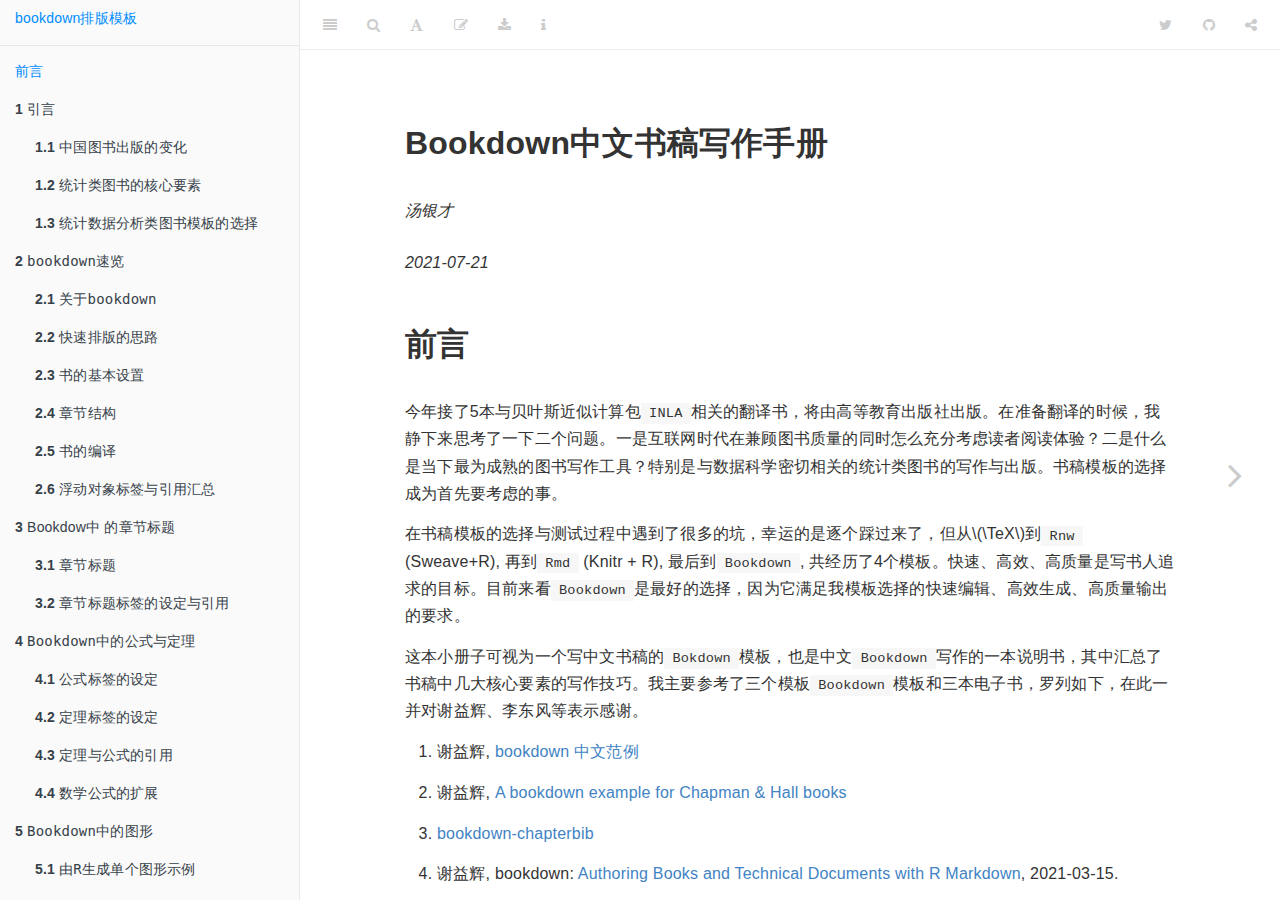
<file: index.html>
<!DOCTYPE html>
<html lang="" xml:lang="">
<head>

  <meta charset="utf-8" />
  <meta http-equiv="X-UA-Compatible" content="IE=edge" />
  <title>Bookdown中文书稿写作手册</title>
  <meta name="description" content="bookdown写书体验非常好." />
  <meta name="generator" content="bookdown 0.22 and GitBook 2.6.7" />

  <meta property="og:title" content="Bookdown中文书稿写作手册" />
  <meta property="og:type" content="book" />
  <meta property="og:url" content="https://tangyc8866.github.io/bookdown-tyc/" />
  
  <meta property="og:description" content="bookdown写书体验非常好." />
  <meta name="github-repo" content="tangyc8866.github.io/bookdown-tyc/" />

  <meta name="twitter:card" content="summary" />
  <meta name="twitter:title" content="Bookdown中文书稿写作手册" />
  
  <meta name="twitter:description" content="bookdown写书体验非常好." />
  

<meta name="author" content="汤银才" />


<meta name="date" content="2021-07-21" />

  <meta name="viewport" content="width=device-width, initial-scale=1" />
  <meta name="apple-mobile-web-app-capable" content="yes" />
  <meta name="apple-mobile-web-app-status-bar-style" content="black" />
  
  

<link rel="next" href="intro.html"/>
<script src="libs/header-attrs-2.7/header-attrs.js"></script>
<script src="libs/jquery-2.2.3/jquery.min.js"></script>
<link href="libs/gitbook-2.6.7/css/style.css" rel="stylesheet" />
<link href="libs/gitbook-2.6.7/css/plugin-table.css" rel="stylesheet" />
<link href="libs/gitbook-2.6.7/css/plugin-bookdown.css" rel="stylesheet" />
<link href="libs/gitbook-2.6.7/css/plugin-highlight.css" rel="stylesheet" />
<link href="libs/gitbook-2.6.7/css/plugin-search.css" rel="stylesheet" />
<link href="libs/gitbook-2.6.7/css/plugin-fontsettings.css" rel="stylesheet" />
<link href="libs/gitbook-2.6.7/css/plugin-clipboard.css" rel="stylesheet" />









<link href="libs/anchor-sections-1.0.1/anchor-sections.css" rel="stylesheet" />
<script src="libs/anchor-sections-1.0.1/anchor-sections.js"></script>
<script type="text/x-mathjax-config">
MathJax.Hub.Config({
  jax: ["input/TeX","output/SVG"],
  extensions: ["tex2jax.js","MathMenu.js","MathZoom.js"],
  TeX: {
    Macros: {
       bm: ["{\\boldsymbol #1}",1],
    }, 
    extensions: ["AMSmath.js","AMSsymbols.js","noErrors.js","noUndefined.js"]
  }
});

</script>
<script type="text/javascript"
   src="http://127.0.0.1/MathJax/MathJax.js">
</script>


<style type="text/css">
pre > code.sourceCode { white-space: pre; position: relative; }
pre > code.sourceCode > span { display: inline-block; line-height: 1.25; }
pre > code.sourceCode > span:empty { height: 1.2em; }
.sourceCode { overflow: visible; }
code.sourceCode > span { color: inherit; text-decoration: inherit; }
pre.sourceCode { margin: 0; }
@media screen {
div.sourceCode { overflow: auto; }
}
@media print {
pre > code.sourceCode { white-space: pre-wrap; }
pre > code.sourceCode > span { text-indent: -5em; padding-left: 5em; }
}
pre.numberSource code
  { counter-reset: source-line 0; }
pre.numberSource code > span
  { position: relative; left: -4em; counter-increment: source-line; }
pre.numberSource code > span > a:first-child::before
  { content: counter(source-line);
    position: relative; left: -1em; text-align: right; vertical-align: baseline;
    border: none; display: inline-block;
    -webkit-touch-callout: none; -webkit-user-select: none;
    -khtml-user-select: none; -moz-user-select: none;
    -ms-user-select: none; user-select: none;
    padding: 0 4px; width: 4em;
    color: #aaaaaa;
  }
pre.numberSource { margin-left: 3em; border-left: 1px solid #aaaaaa;  padding-left: 4px; }
div.sourceCode
  {   }
@media screen {
pre > code.sourceCode > span > a:first-child::before { text-decoration: underline; }
}
code span.al { color: #ff0000; font-weight: bold; } /* Alert */
code span.an { color: #60a0b0; font-weight: bold; font-style: italic; } /* Annotation */
code span.at { color: #7d9029; } /* Attribute */
code span.bn { color: #40a070; } /* BaseN */
code span.bu { } /* BuiltIn */
code span.cf { color: #007020; font-weight: bold; } /* ControlFlow */
code span.ch { color: #4070a0; } /* Char */
code span.cn { color: #880000; } /* Constant */
code span.co { color: #60a0b0; font-style: italic; } /* Comment */
code span.cv { color: #60a0b0; font-weight: bold; font-style: italic; } /* CommentVar */
code span.do { color: #ba2121; font-style: italic; } /* Documentation */
code span.dt { color: #902000; } /* DataType */
code span.dv { color: #40a070; } /* DecVal */
code span.er { color: #ff0000; font-weight: bold; } /* Error */
code span.ex { } /* Extension */
code span.fl { color: #40a070; } /* Float */
code span.fu { color: #06287e; } /* Function */
code span.im { } /* Import */
code span.in { color: #60a0b0; font-weight: bold; font-style: italic; } /* Information */
code span.kw { color: #007020; font-weight: bold; } /* Keyword */
code span.op { color: #666666; } /* Operator */
code span.ot { color: #007020; } /* Other */
code span.pp { color: #bc7a00; } /* Preprocessor */
code span.sc { color: #4070a0; } /* SpecialChar */
code span.ss { color: #bb6688; } /* SpecialString */
code span.st { color: #4070a0; } /* String */
code span.va { color: #19177c; } /* Variable */
code span.vs { color: #4070a0; } /* VerbatimString */
code span.wa { color: #60a0b0; font-weight: bold; font-style: italic; } /* Warning */
</style>

<style type="text/css">
/* Used with Pandoc 2.11+ new --citeproc when CSL is used */
div.csl-bib-body { }
div.csl-entry {
  clear: both;
}
.hanging div.csl-entry {
  margin-left:2em;
  text-indent:-2em;
}
div.csl-left-margin {
  min-width:2em;
  float:left;
}
div.csl-right-inline {
  margin-left:2em;
  padding-left:1em;
}
div.csl-indent {
  margin-left: 2em;
}
</style>

<link rel="stylesheet" href="css/style.css" type="text/css" />
</head>

<body>



  <div class="book without-animation with-summary font-size-2 font-family-1" data-basepath=".">

    <div class="book-summary">
      <nav role="navigation">

<ul class="summary">
<li><a href="./">bookdown排版模板</a></li>

<li class="divider"></li>
<li class="chapter" data-level="" data-path="index.html"><a href="index.html"><i class="fa fa-check"></i>前言</a></li>
<li class="chapter" data-level="1" data-path="intro.html"><a href="intro.html"><i class="fa fa-check"></i><b>1</b> 引言</a>
<ul>
<li class="chapter" data-level="1.1" data-path="intro.html"><a href="intro.html#sec1-1"><i class="fa fa-check"></i><b>1.1</b> 中国图书出版的变化</a></li>
<li class="chapter" data-level="1.2" data-path="intro.html"><a href="intro.html#sec1-2"><i class="fa fa-check"></i><b>1.2</b> 统计类图书的核心要素</a></li>
<li class="chapter" data-level="1.3" data-path="intro.html"><a href="intro.html#sec1-3"><i class="fa fa-check"></i><b>1.3</b> 统计数据分析类图书模板的选择</a>
<ul>
<li class="chapter" data-level="1.3.1" data-path="intro.html"><a href="intro.html#sec1-3-1"><i class="fa fa-check"></i><b>1.3.1</b> 基于纯 <span class="math inline">\(\TeX\)</span> 模板</a></li>
<li class="chapter" data-level="1.3.2" data-path="intro.html"><a href="intro.html#sec1-3-2"><i class="fa fa-check"></i><b>1.3.2</b> <code>R</code>markdown与<span class="math inline">\(\TeX\)</span>的结合</a></li>
<li class="chapter" data-level="1.3.3" data-path="intro.html"><a href="intro.html#sec1-3-3"><i class="fa fa-check"></i><b>1.3.3</b> <code>Rmarkdown</code>向<code>Bookdown</code>过渡</a></li>
</ul></li>
</ul></li>
<li class="chapter" data-level="2" data-path="bookdown.html"><a href="bookdown.html"><i class="fa fa-check"></i><b>2</b> <code>bookdown</code>速览</a>
<ul>
<li class="chapter" data-level="2.1" data-path="bookdown.html"><a href="bookdown.html#sec2-1"><i class="fa fa-check"></i><b>2.1</b> 关于<code>bookdown</code></a></li>
<li class="chapter" data-level="2.2" data-path="bookdown.html"><a href="bookdown.html#sec2-2"><i class="fa fa-check"></i><b>2.2</b> 快速排版的思路</a></li>
<li class="chapter" data-level="2.3" data-path="bookdown.html"><a href="bookdown.html#sec2-3"><i class="fa fa-check"></i><b>2.3</b> 书的基本设置</a>
<ul>
<li class="chapter" data-level="2.3.1" data-path="bookdown.html"><a href="bookdown.html#index.rmd文件"><i class="fa fa-check"></i><b>2.3.1</b> <code>index.Rmd</code>文件</a></li>
<li class="chapter" data-level="2.3.2" data-path="bookdown.html"><a href="bookdown.html#bookdown.yml文件"><i class="fa fa-check"></i><b>2.3.2</b> <code>_bookdown.yml</code>文件</a></li>
<li class="chapter" data-level="2.3.3" data-path="bookdown.html"><a href="bookdown.html#output.yml文件"><i class="fa fa-check"></i><b>2.3.3</b> <code>_output.yml</code>文件</a></li>
</ul></li>
<li class="chapter" data-level="2.4" data-path="bookdown.html"><a href="bookdown.html#sec2-4"><i class="fa fa-check"></i><b>2.4</b> 章节结构</a></li>
<li class="chapter" data-level="2.5" data-path="bookdown.html"><a href="bookdown.html#sec2-5"><i class="fa fa-check"></i><b>2.5</b> 书的编译</a></li>
<li class="chapter" data-level="2.6" data-path="bookdown.html"><a href="bookdown.html#sec2-6"><i class="fa fa-check"></i><b>2.6</b> 浮动对象标签与引用汇总</a></li>
</ul></li>
<li class="chapter" data-level="3" data-path="sections.html"><a href="sections.html"><i class="fa fa-check"></i><b>3</b> Bookdow中 的章节标题</a>
<ul>
<li class="chapter" data-level="3.1" data-path="sections.html"><a href="sections.html#sec3-1"><i class="fa fa-check"></i><b>3.1</b> 章节标题</a></li>
<li class="chapter" data-level="3.2" data-path="sections.html"><a href="sections.html#sec3-2"><i class="fa fa-check"></i><b>3.2</b> 章节标题标签的设定与引用</a></li>
</ul></li>
<li class="chapter" data-level="4" data-path="formulas.html"><a href="formulas.html"><i class="fa fa-check"></i><b>4</b> <code>Bookdown</code>中的公式与定理</a>
<ul>
<li class="chapter" data-level="4.1" data-path="formulas.html"><a href="formulas.html#sec4-1"><i class="fa fa-check"></i><b>4.1</b> 公式标签的设定</a></li>
<li class="chapter" data-level="4.2" data-path="formulas.html"><a href="formulas.html#sec4-2"><i class="fa fa-check"></i><b>4.2</b> 定理标签的设定</a></li>
<li class="chapter" data-level="4.3" data-path="formulas.html"><a href="formulas.html#sec4-3"><i class="fa fa-check"></i><b>4.3</b> 定理与公式的引用</a></li>
<li class="chapter" data-level="4.4" data-path="formulas.html"><a href="formulas.html#sec4-4"><i class="fa fa-check"></i><b>4.4</b> 数学公式的扩展</a></li>
</ul></li>
<li class="chapter" data-level="5" data-path="figures.html"><a href="figures.html"><i class="fa fa-check"></i><b>5</b> <code>Bookdown</code>中的图形</a>
<ul>
<li class="chapter" data-level="5.1" data-path="figures.html"><a href="figures.html#sec5-1"><i class="fa fa-check"></i><b>5.1</b> 由<code>R</code>生成单个图形示例</a></li>
<li class="chapter" data-level="5.2" data-path="figures.html"><a href="figures.html#sec5-2"><i class="fa fa-check"></i><b>5.2</b> 由<code>R</code>生成两个图形并置示例</a></li>
<li class="chapter" data-level="5.3" data-path="figures.html"><a href="figures.html#sec5-3"><i class="fa fa-check"></i><b>5.3</b> 由<code>R</code>生成两个图形堆叠示例</a></li>
<li class="chapter" data-level="5.4" data-path="figures.html"><a href="figures.html#sec5-4"><i class="fa fa-check"></i><b>5.4</b> 静态图形示例</a></li>
<li class="chapter" data-level="5.5" data-path="figures.html"><a href="figures.html#sec5-5"><i class="fa fa-check"></i><b>5.5</b> 图形引用</a></li>
</ul></li>
<li class="chapter" data-level="6" data-path="tables.html"><a href="tables.html"><i class="fa fa-check"></i><b>6</b> <code>Bookdown</code>中的表格</a>
<ul>
<li class="chapter" data-level="6.1" data-path="tables.html"><a href="tables.html#sec6-1"><i class="fa fa-check"></i><b>6.1</b> 表格示例1：由数据生成表格</a></li>
<li class="chapter" data-level="6.2" data-path="tables.html"><a href="tables.html#sec6-2"><i class="fa fa-check"></i><b>6.2</b> 表格示例2: 由数据框构造表格</a></li>
<li class="chapter" data-level="6.3" data-path="tables.html"><a href="tables.html#sec6-3"><i class="fa fa-check"></i><b>6.3</b> 表格引用</a></li>
</ul></li>
<li class="chapter" data-level="7" data-path="textref.html"><a href="textref.html"><i class="fa fa-check"></i><b>7</b> <code>Bookdown</code>中的文本参考</a>
<ul>
<li class="chapter" data-level="7.1" data-path="textref.html"><a href="textref.html#sec7-1"><i class="fa fa-check"></i><b>7.1</b> 文本标签的设定与引用</a></li>
<li class="chapter" data-level="7.2" data-path="textref.html"><a href="textref.html#sec7-2"><i class="fa fa-check"></i><b>7.2</b> 文本引用场景</a></li>
</ul></li>
<li class="chapter" data-level="8" data-path="bibs.html"><a href="bibs.html"><i class="fa fa-check"></i><b>8</b> <code>Bookdown</code>中的文献排版</a>
<ul>
<li class="chapter" data-level="8.1" data-path="bibs.html"><a href="bibs.html#sec8-1"><i class="fa fa-check"></i><b>8.1</b> 文献库建立样例</a></li>
<li class="chapter" data-level="8.2" data-path="bibs.html"><a href="bibs.html#sec8-2"><i class="fa fa-check"></i><b>8.2</b> 文献风格</a></li>
<li class="chapter" data-level="8.3" data-path="bibs.html"><a href="bibs.html#sec8-3"><i class="fa fa-check"></i><b>8.3</b> 中文文献风格的设置</a></li>
<li class="chapter" data-level="8.4" data-path="bibs.html"><a href="bibs.html#sec8-4"><i class="fa fa-check"></i><b>8.4</b> 文献库的建立工具</a></li>
</ul></li>
<li class="appendix"><span><b>附录</b></span></li>
<li class="chapter" data-level="A" data-path="mjx.html"><a href="mjx.html"><i class="fa fa-check"></i><b>A</b> <code>Mathjax</code>的离线安装与使用</a>
<ul>
<li class="chapter" data-level="A.1" data-path="mjx.html"><a href="mjx.html#sec9-1"><i class="fa fa-check"></i><b>A.1</b> mathjax 说明</a></li>
<li class="chapter" data-level="A.2" data-path="mjx.html"><a href="mjx.html#sec9-2"><i class="fa fa-check"></i><b>A.2</b> 调用远程服务器上的<code>mathjax</code></a></li>
<li class="chapter" data-level="A.3" data-path="mjx.html"><a href="mjx.html#sec9-3"><i class="fa fa-check"></i><b>A.3</b> <code>mathjax</code>本地服务器的安装与使用</a></li>
</ul></li>
<li class="chapter" data-level="B" data-path="biber.html"><a href="biber.html"><i class="fa fa-check"></i><b>B</b> 基于<code>biblatex</code>生成参考文献</a>
<ul>
<li class="chapter" data-level="B.1" data-path="biber.html"><a href="biber.html#sec10-1"><i class="fa fa-check"></i><b>B.1</b> bibtex 与 biber, natbib 与 biblatex 比较</a>
<ul>
<li class="chapter" data-level="B.1.1" data-path="biber.html"><a href="biber.html#概述"><i class="fa fa-check"></i><b>B.1.1</b> 概述</a></li>
<li class="chapter" data-level="B.1.2" data-path="biber.html"><a href="biber.html#natbib-的优点"><i class="fa fa-check"></i><b>B.1.2</b> <code>natbib</code> 的优点</a></li>
<li class="chapter" data-level="B.1.3" data-path="biber.html"><a href="biber.html#biblatex-的优缺点"><i class="fa fa-check"></i><b>B.1.3</b> biblatex 的优缺点</a></li>
</ul></li>
<li class="chapter" data-level="B.2" data-path="biber.html"><a href="biber.html#sec10-2"><i class="fa fa-check"></i><b>B.2</b> biblatex 的在<span class="math inline">\(\TeX\)</span>中的使用样例</a></li>
<li class="chapter" data-level="B.3" data-path="biber.html"><a href="biber.html#sec10-3"><i class="fa fa-check"></i><b>B.3</b> <code>biblatex</code>在<code>bookdown</code>中的使用</a></li>
</ul></li>
<li class="chapter" data-level="" data-path="references.html"><a href="references.html"><i class="fa fa-check"></i>参考文献</a></li>
<li class="divider"></li>
<li><a href="https://bookdown.org" target="blank">本书由 bookdown 强力驱动</a></li>

</ul>

      </nav>
    </div>

    <div class="book-body">
      <div class="body-inner">
        <div class="book-header" role="navigation">
          <h1>
            <i class="fa fa-circle-o-notch fa-spin"></i><a href="./">Bookdown中文书稿写作手册</a>
          </h1>
        </div>

        <div class="page-wrapper" tabindex="-1" role="main">
          <div class="page-inner">

            <section class="normal" id="section-">
<div id="header">
<h1 class="title">Bookdown中文书稿写作手册</h1>
<p class="author"><em>汤银才</em></p>
<p class="date" style="margin-top: 1.5em;"><em>2021-07-21</em></p>
</div>
<div id="前言" class="section level1 unnumbered">
<h1>前言</h1>
<p>今年接了5本与贝叶斯近似计算包<code>INLA</code>相关的翻译书，将由高等教育出版社出版。在准备翻译的时候，我静下来思考了一下二个问题。一是互联网时代在兼顾图书质量的同时怎么充分考虑读者阅读体验？二是什么是当下最为成熟的图书写作工具？特别是与数据科学密切相关的统计类图书的写作与出版。书稿模板的选择成为首先要考虑的事。</p>
<p>在书稿模板的选择与测试过程中遇到了很多的坑，幸运的是逐个踩过来了，但从<span class="math inline">\(\TeX\)</span>到<code>Rnw</code> (Sweave+R), 再到<code>Rmd</code> (Knitr + R), 最后到<code>Bookdown</code>, 共经历了4个模板。快速、高效、高质量是写书人追求的目标。目前来看<code>Bookdown</code>是最好的选择，因为它满足我模板选择的快速编辑、高效生成、高质量输出的要求。</p>
<p>这本小册子可视为一个写中文书稿的<code>Bokdown</code>模板，也是中文<code>Bookdown</code>写作的一本说明书，其中汇总了书稿中几大核心要素的写作技巧。我主要参考了三个模板<code>Bookdown</code>模板和三本电子书，罗列如下，在此一并对谢益辉、李东风等表示感谢。</p>
<ol style="list-style-type: decimal">
<li><p>谢益辉, <a href="https://github.com/yihui/bookdown-chinese">bookdown 中文范例</a></p></li>
<li><p>谢益辉, <a href="https://github.com/yihui/bookdown-crc">A bookdown example for Chapman &amp; Hall books</a></p></li>
<li><p><a href="https://github.com/rstub/bookdown-chapterbib">bookdown-chapterbib</a></p></li>
<li><p>谢益辉, bookdown: <a href="https://bookdown.org/yihui/bookdown/">Authoring Books and Technical Documents with R Markdown</a>, 2021-03-15.</p></li>
<li><p>李东风，R语言教程，<a href="https://www.math.pku.edu.cn/teachers/lidf/docs/Rbook/html/_Rbook/bookdown.html">第23章：用bookdown制作图书</a>, 2020-12-28.</p></li>
<li><p>Yihui Xie, J. J. Allaire, Garrett Grolemund, <a href="https://bookdown.org/yihui/rmarkdown/">R Markdown: The Definitive Guide</a>, 2020-12-14.</p></li>
</ol>

</div>
            </section>

          </div>
        </div>
      </div>

<a href="intro.html" class="navigation navigation-next navigation-unique" aria-label="Next page"><i class="fa fa-angle-right"></i></a>
    </div>
  </div>
<script src="libs/gitbook-2.6.7/js/app.min.js"></script>
<script src="libs/gitbook-2.6.7/js/lunr.js"></script>
<script src="libs/gitbook-2.6.7/js/clipboard.min.js"></script>
<script src="libs/gitbook-2.6.7/js/plugin-search.js"></script>
<script src="libs/gitbook-2.6.7/js/plugin-sharing.js"></script>
<script src="libs/gitbook-2.6.7/js/plugin-fontsettings.js"></script>
<script src="libs/gitbook-2.6.7/js/plugin-bookdown.js"></script>
<script src="libs/gitbook-2.6.7/js/jquery.highlight.js"></script>
<script src="libs/gitbook-2.6.7/js/plugin-clipboard.js"></script>
<script>
gitbook.require(["gitbook"], function(gitbook) {
gitbook.start({
"sharing": {
"github": true,
"facebook": false,
"twitter": true,
"linkedin": false,
"weibo": false,
"instapaper": false,
"vk": false,
"whatsapp": false,
"all": ["facebook", "twitter", "linkedin", "weibo", "instapaper"]
},
"fontsettings": {
"theme": "white",
"family": "sans",
"size": 2
},
"edit": {
"link": "https://github.com/yihui/bookdown-chinese/edit/master/index.Rmd",
"text": "编辑"
},
"history": {
"link": null,
"text": null
},
"view": {
"link": null,
"text": null
},
"download": ["bookdown-tutorial.pdf", "bookdown-tutorial.epub"],
"toc": {
"collapse": "subsection",
"scroll_highlight": true
}
});
});
</script>

<!-- dynamically load mathjax for compatibility with self-contained -->
<script>
  (function () {
    var script = document.createElement("script");
    script.type = "text/javascript";
    var src = "true";
    if (src === "" || src === "true") src = "https://mathjax.rstudio.com/latest/MathJax.js?config=TeX-MML-AM_CHTML";
    if (location.protocol !== "file:")
      if (/^https?:/.test(src))
        src = src.replace(/^https?:/, '');
    script.src = src;
    document.getElementsByTagName("head")[0].appendChild(script);
  })();
</script>
</body>

</html>
</file>
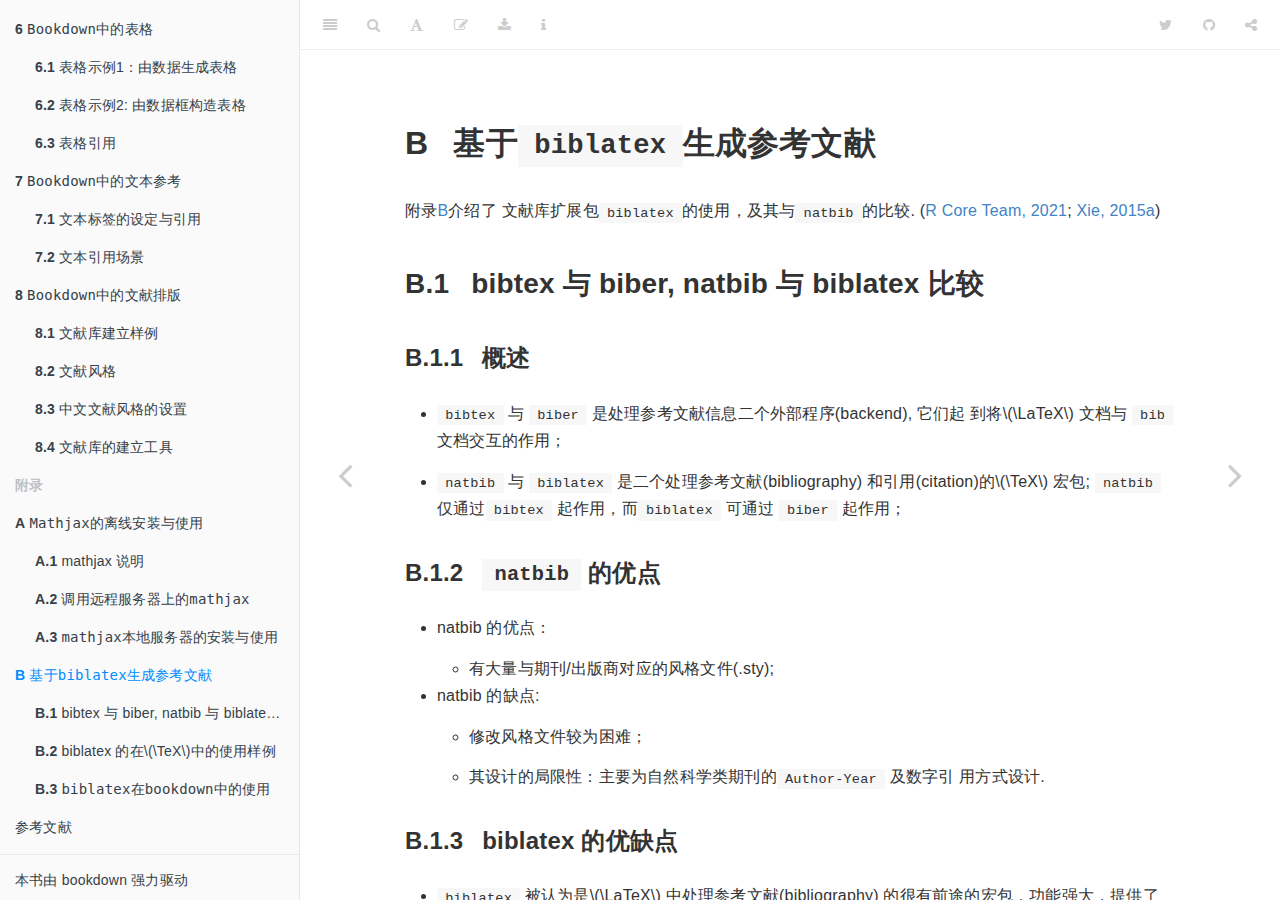
<file: biber.html>
<!DOCTYPE html>
<html lang="" xml:lang="">
<head>

  <meta charset="utf-8" />
  <meta http-equiv="X-UA-Compatible" content="IE=edge" />
  <title>B 基于biblatex生成参考文献 | Bookdown中文书稿写作手册</title>
  <meta name="description" content="bookdown写书体验非常好." />
  <meta name="generator" content="bookdown 0.22 and GitBook 2.6.7" />

  <meta property="og:title" content="B 基于biblatex生成参考文献 | Bookdown中文书稿写作手册" />
  <meta property="og:type" content="book" />
  <meta property="og:url" content="https://tangyc8866.github.io/bookdown-tyc/" />
  
  <meta property="og:description" content="bookdown写书体验非常好." />
  <meta name="github-repo" content="tangyc8866.github.io/bookdown-tyc/" />

  <meta name="twitter:card" content="summary" />
  <meta name="twitter:title" content="B 基于biblatex生成参考文献 | Bookdown中文书稿写作手册" />
  
  <meta name="twitter:description" content="bookdown写书体验非常好." />
  

<meta name="author" content="汤银才" />


<meta name="date" content="2021-07-21" />

  <meta name="viewport" content="width=device-width, initial-scale=1" />
  <meta name="apple-mobile-web-app-capable" content="yes" />
  <meta name="apple-mobile-web-app-status-bar-style" content="black" />
  
  
<link rel="prev" href="mjx.html"/>
<link rel="next" href="references.html"/>
<script src="libs/header-attrs-2.7/header-attrs.js"></script>
<script src="libs/jquery-2.2.3/jquery.min.js"></script>
<link href="libs/gitbook-2.6.7/css/style.css" rel="stylesheet" />
<link href="libs/gitbook-2.6.7/css/plugin-table.css" rel="stylesheet" />
<link href="libs/gitbook-2.6.7/css/plugin-bookdown.css" rel="stylesheet" />
<link href="libs/gitbook-2.6.7/css/plugin-highlight.css" rel="stylesheet" />
<link href="libs/gitbook-2.6.7/css/plugin-search.css" rel="stylesheet" />
<link href="libs/gitbook-2.6.7/css/plugin-fontsettings.css" rel="stylesheet" />
<link href="libs/gitbook-2.6.7/css/plugin-clipboard.css" rel="stylesheet" />









<link href="libs/anchor-sections-1.0.1/anchor-sections.css" rel="stylesheet" />
<script src="libs/anchor-sections-1.0.1/anchor-sections.js"></script>
<script type="text/x-mathjax-config">
MathJax.Hub.Config({
  jax: ["input/TeX","output/SVG"],
  extensions: ["tex2jax.js","MathMenu.js","MathZoom.js"],
  TeX: {
    Macros: {
       bm: ["{\\boldsymbol #1}",1],
    }, 
    extensions: ["AMSmath.js","AMSsymbols.js","noErrors.js","noUndefined.js"]
  }
});

</script>
<script type="text/javascript"
   src="http://127.0.0.1/MathJax/MathJax.js">
</script>


<style type="text/css">
pre > code.sourceCode { white-space: pre; position: relative; }
pre > code.sourceCode > span { display: inline-block; line-height: 1.25; }
pre > code.sourceCode > span:empty { height: 1.2em; }
.sourceCode { overflow: visible; }
code.sourceCode > span { color: inherit; text-decoration: inherit; }
pre.sourceCode { margin: 0; }
@media screen {
div.sourceCode { overflow: auto; }
}
@media print {
pre > code.sourceCode { white-space: pre-wrap; }
pre > code.sourceCode > span { text-indent: -5em; padding-left: 5em; }
}
pre.numberSource code
  { counter-reset: source-line 0; }
pre.numberSource code > span
  { position: relative; left: -4em; counter-increment: source-line; }
pre.numberSource code > span > a:first-child::before
  { content: counter(source-line);
    position: relative; left: -1em; text-align: right; vertical-align: baseline;
    border: none; display: inline-block;
    -webkit-touch-callout: none; -webkit-user-select: none;
    -khtml-user-select: none; -moz-user-select: none;
    -ms-user-select: none; user-select: none;
    padding: 0 4px; width: 4em;
    color: #aaaaaa;
  }
pre.numberSource { margin-left: 3em; border-left: 1px solid #aaaaaa;  padding-left: 4px; }
div.sourceCode
  {   }
@media screen {
pre > code.sourceCode > span > a:first-child::before { text-decoration: underline; }
}
code span.al { color: #ff0000; font-weight: bold; } /* Alert */
code span.an { color: #60a0b0; font-weight: bold; font-style: italic; } /* Annotation */
code span.at { color: #7d9029; } /* Attribute */
code span.bn { color: #40a070; } /* BaseN */
code span.bu { } /* BuiltIn */
code span.cf { color: #007020; font-weight: bold; } /* ControlFlow */
code span.ch { color: #4070a0; } /* Char */
code span.cn { color: #880000; } /* Constant */
code span.co { color: #60a0b0; font-style: italic; } /* Comment */
code span.cv { color: #60a0b0; font-weight: bold; font-style: italic; } /* CommentVar */
code span.do { color: #ba2121; font-style: italic; } /* Documentation */
code span.dt { color: #902000; } /* DataType */
code span.dv { color: #40a070; } /* DecVal */
code span.er { color: #ff0000; font-weight: bold; } /* Error */
code span.ex { } /* Extension */
code span.fl { color: #40a070; } /* Float */
code span.fu { color: #06287e; } /* Function */
code span.im { } /* Import */
code span.in { color: #60a0b0; font-weight: bold; font-style: italic; } /* Information */
code span.kw { color: #007020; font-weight: bold; } /* Keyword */
code span.op { color: #666666; } /* Operator */
code span.ot { color: #007020; } /* Other */
code span.pp { color: #bc7a00; } /* Preprocessor */
code span.sc { color: #4070a0; } /* SpecialChar */
code span.ss { color: #bb6688; } /* SpecialString */
code span.st { color: #4070a0; } /* String */
code span.va { color: #19177c; } /* Variable */
code span.vs { color: #4070a0; } /* VerbatimString */
code span.wa { color: #60a0b0; font-weight: bold; font-style: italic; } /* Warning */
</style>

<style type="text/css">
/* Used with Pandoc 2.11+ new --citeproc when CSL is used */
div.csl-bib-body { }
div.csl-entry {
  clear: both;
}
.hanging div.csl-entry {
  margin-left:2em;
  text-indent:-2em;
}
div.csl-left-margin {
  min-width:2em;
  float:left;
}
div.csl-right-inline {
  margin-left:2em;
  padding-left:1em;
}
div.csl-indent {
  margin-left: 2em;
}
</style>

<link rel="stylesheet" href="css/style.css" type="text/css" />
</head>

<body>



  <div class="book without-animation with-summary font-size-2 font-family-1" data-basepath=".">

    <div class="book-summary">
      <nav role="navigation">

<ul class="summary">
<li><a href="./">bookdown排版模板</a></li>

<li class="divider"></li>
<li class="chapter" data-level="" data-path="index.html"><a href="index.html"><i class="fa fa-check"></i>前言</a></li>
<li class="chapter" data-level="1" data-path="intro.html"><a href="intro.html"><i class="fa fa-check"></i><b>1</b> 引言</a>
<ul>
<li class="chapter" data-level="1.1" data-path="intro.html"><a href="intro.html#sec1-1"><i class="fa fa-check"></i><b>1.1</b> 中国图书出版的变化</a></li>
<li class="chapter" data-level="1.2" data-path="intro.html"><a href="intro.html#sec1-2"><i class="fa fa-check"></i><b>1.2</b> 统计类图书的核心要素</a></li>
<li class="chapter" data-level="1.3" data-path="intro.html"><a href="intro.html#sec1-3"><i class="fa fa-check"></i><b>1.3</b> 统计数据分析类图书模板的选择</a>
<ul>
<li class="chapter" data-level="1.3.1" data-path="intro.html"><a href="intro.html#sec1-3-1"><i class="fa fa-check"></i><b>1.3.1</b> 基于纯 <span class="math inline">\(\TeX\)</span> 模板</a></li>
<li class="chapter" data-level="1.3.2" data-path="intro.html"><a href="intro.html#sec1-3-2"><i class="fa fa-check"></i><b>1.3.2</b> <code>R</code>markdown与<span class="math inline">\(\TeX\)</span>的结合</a></li>
<li class="chapter" data-level="1.3.3" data-path="intro.html"><a href="intro.html#sec1-3-3"><i class="fa fa-check"></i><b>1.3.3</b> <code>Rmarkdown</code>向<code>Bookdown</code>过渡</a></li>
</ul></li>
</ul></li>
<li class="chapter" data-level="2" data-path="bookdown.html"><a href="bookdown.html"><i class="fa fa-check"></i><b>2</b> <code>bookdown</code>速览</a>
<ul>
<li class="chapter" data-level="2.1" data-path="bookdown.html"><a href="bookdown.html#sec2-1"><i class="fa fa-check"></i><b>2.1</b> 关于<code>bookdown</code></a></li>
<li class="chapter" data-level="2.2" data-path="bookdown.html"><a href="bookdown.html#sec2-2"><i class="fa fa-check"></i><b>2.2</b> 快速排版的思路</a></li>
<li class="chapter" data-level="2.3" data-path="bookdown.html"><a href="bookdown.html#sec2-3"><i class="fa fa-check"></i><b>2.3</b> 书的基本设置</a>
<ul>
<li class="chapter" data-level="2.3.1" data-path="bookdown.html"><a href="bookdown.html#index.rmd文件"><i class="fa fa-check"></i><b>2.3.1</b> <code>index.Rmd</code>文件</a></li>
<li class="chapter" data-level="2.3.2" data-path="bookdown.html"><a href="bookdown.html#bookdown.yml文件"><i class="fa fa-check"></i><b>2.3.2</b> <code>_bookdown.yml</code>文件</a></li>
<li class="chapter" data-level="2.3.3" data-path="bookdown.html"><a href="bookdown.html#output.yml文件"><i class="fa fa-check"></i><b>2.3.3</b> <code>_output.yml</code>文件</a></li>
</ul></li>
<li class="chapter" data-level="2.4" data-path="bookdown.html"><a href="bookdown.html#sec2-4"><i class="fa fa-check"></i><b>2.4</b> 章节结构</a></li>
<li class="chapter" data-level="2.5" data-path="bookdown.html"><a href="bookdown.html#sec2-5"><i class="fa fa-check"></i><b>2.5</b> 书的编译</a></li>
<li class="chapter" data-level="2.6" data-path="bookdown.html"><a href="bookdown.html#sec2-6"><i class="fa fa-check"></i><b>2.6</b> 浮动对象标签与引用汇总</a></li>
</ul></li>
<li class="chapter" data-level="3" data-path="sections.html"><a href="sections.html"><i class="fa fa-check"></i><b>3</b> Bookdow中 的章节标题</a>
<ul>
<li class="chapter" data-level="3.1" data-path="sections.html"><a href="sections.html#sec3-1"><i class="fa fa-check"></i><b>3.1</b> 章节标题</a></li>
<li class="chapter" data-level="3.2" data-path="sections.html"><a href="sections.html#sec3-2"><i class="fa fa-check"></i><b>3.2</b> 章节标题标签的设定与引用</a></li>
</ul></li>
<li class="chapter" data-level="4" data-path="formulas.html"><a href="formulas.html"><i class="fa fa-check"></i><b>4</b> <code>Bookdown</code>中的公式与定理</a>
<ul>
<li class="chapter" data-level="4.1" data-path="formulas.html"><a href="formulas.html#sec4-1"><i class="fa fa-check"></i><b>4.1</b> 公式标签的设定</a></li>
<li class="chapter" data-level="4.2" data-path="formulas.html"><a href="formulas.html#sec4-2"><i class="fa fa-check"></i><b>4.2</b> 定理标签的设定</a></li>
<li class="chapter" data-level="4.3" data-path="formulas.html"><a href="formulas.html#sec4-3"><i class="fa fa-check"></i><b>4.3</b> 定理与公式的引用</a></li>
<li class="chapter" data-level="4.4" data-path="formulas.html"><a href="formulas.html#sec4-4"><i class="fa fa-check"></i><b>4.4</b> 数学公式的扩展</a></li>
</ul></li>
<li class="chapter" data-level="5" data-path="figures.html"><a href="figures.html"><i class="fa fa-check"></i><b>5</b> <code>Bookdown</code>中的图形</a>
<ul>
<li class="chapter" data-level="5.1" data-path="figures.html"><a href="figures.html#sec5-1"><i class="fa fa-check"></i><b>5.1</b> 由<code>R</code>生成单个图形示例</a></li>
<li class="chapter" data-level="5.2" data-path="figures.html"><a href="figures.html#sec5-2"><i class="fa fa-check"></i><b>5.2</b> 由<code>R</code>生成两个图形并置示例</a></li>
<li class="chapter" data-level="5.3" data-path="figures.html"><a href="figures.html#sec5-3"><i class="fa fa-check"></i><b>5.3</b> 由<code>R</code>生成两个图形堆叠示例</a></li>
<li class="chapter" data-level="5.4" data-path="figures.html"><a href="figures.html#sec5-4"><i class="fa fa-check"></i><b>5.4</b> 静态图形示例</a></li>
<li class="chapter" data-level="5.5" data-path="figures.html"><a href="figures.html#sec5-5"><i class="fa fa-check"></i><b>5.5</b> 图形引用</a></li>
</ul></li>
<li class="chapter" data-level="6" data-path="tables.html"><a href="tables.html"><i class="fa fa-check"></i><b>6</b> <code>Bookdown</code>中的表格</a>
<ul>
<li class="chapter" data-level="6.1" data-path="tables.html"><a href="tables.html#sec6-1"><i class="fa fa-check"></i><b>6.1</b> 表格示例1：由数据生成表格</a></li>
<li class="chapter" data-level="6.2" data-path="tables.html"><a href="tables.html#sec6-2"><i class="fa fa-check"></i><b>6.2</b> 表格示例2: 由数据框构造表格</a></li>
<li class="chapter" data-level="6.3" data-path="tables.html"><a href="tables.html#sec6-3"><i class="fa fa-check"></i><b>6.3</b> 表格引用</a></li>
</ul></li>
<li class="chapter" data-level="7" data-path="textref.html"><a href="textref.html"><i class="fa fa-check"></i><b>7</b> <code>Bookdown</code>中的文本参考</a>
<ul>
<li class="chapter" data-level="7.1" data-path="textref.html"><a href="textref.html#sec7-1"><i class="fa fa-check"></i><b>7.1</b> 文本标签的设定与引用</a></li>
<li class="chapter" data-level="7.2" data-path="textref.html"><a href="textref.html#sec7-2"><i class="fa fa-check"></i><b>7.2</b> 文本引用场景</a></li>
</ul></li>
<li class="chapter" data-level="8" data-path="bibs.html"><a href="bibs.html"><i class="fa fa-check"></i><b>8</b> <code>Bookdown</code>中的文献排版</a>
<ul>
<li class="chapter" data-level="8.1" data-path="bibs.html"><a href="bibs.html#sec8-1"><i class="fa fa-check"></i><b>8.1</b> 文献库建立样例</a></li>
<li class="chapter" data-level="8.2" data-path="bibs.html"><a href="bibs.html#sec8-2"><i class="fa fa-check"></i><b>8.2</b> 文献风格</a></li>
<li class="chapter" data-level="8.3" data-path="bibs.html"><a href="bibs.html#sec8-3"><i class="fa fa-check"></i><b>8.3</b> 中文文献风格的设置</a></li>
<li class="chapter" data-level="8.4" data-path="bibs.html"><a href="bibs.html#sec8-4"><i class="fa fa-check"></i><b>8.4</b> 文献库的建立工具</a></li>
</ul></li>
<li class="appendix"><span><b>附录</b></span></li>
<li class="chapter" data-level="A" data-path="mjx.html"><a href="mjx.html"><i class="fa fa-check"></i><b>A</b> <code>Mathjax</code>的离线安装与使用</a>
<ul>
<li class="chapter" data-level="A.1" data-path="mjx.html"><a href="mjx.html#sec9-1"><i class="fa fa-check"></i><b>A.1</b> mathjax 说明</a></li>
<li class="chapter" data-level="A.2" data-path="mjx.html"><a href="mjx.html#sec9-2"><i class="fa fa-check"></i><b>A.2</b> 调用远程服务器上的<code>mathjax</code></a></li>
<li class="chapter" data-level="A.3" data-path="mjx.html"><a href="mjx.html#sec9-3"><i class="fa fa-check"></i><b>A.3</b> <code>mathjax</code>本地服务器的安装与使用</a></li>
</ul></li>
<li class="chapter" data-level="B" data-path="biber.html"><a href="biber.html"><i class="fa fa-check"></i><b>B</b> 基于<code>biblatex</code>生成参考文献</a>
<ul>
<li class="chapter" data-level="B.1" data-path="biber.html"><a href="biber.html#sec10-1"><i class="fa fa-check"></i><b>B.1</b> bibtex 与 biber, natbib 与 biblatex 比较</a>
<ul>
<li class="chapter" data-level="B.1.1" data-path="biber.html"><a href="biber.html#概述"><i class="fa fa-check"></i><b>B.1.1</b> 概述</a></li>
<li class="chapter" data-level="B.1.2" data-path="biber.html"><a href="biber.html#natbib-的优点"><i class="fa fa-check"></i><b>B.1.2</b> <code>natbib</code> 的优点</a></li>
<li class="chapter" data-level="B.1.3" data-path="biber.html"><a href="biber.html#biblatex-的优缺点"><i class="fa fa-check"></i><b>B.1.3</b> biblatex 的优缺点</a></li>
</ul></li>
<li class="chapter" data-level="B.2" data-path="biber.html"><a href="biber.html#sec10-2"><i class="fa fa-check"></i><b>B.2</b> biblatex 的在<span class="math inline">\(\TeX\)</span>中的使用样例</a></li>
<li class="chapter" data-level="B.3" data-path="biber.html"><a href="biber.html#sec10-3"><i class="fa fa-check"></i><b>B.3</b> <code>biblatex</code>在<code>bookdown</code>中的使用</a></li>
</ul></li>
<li class="chapter" data-level="" data-path="references.html"><a href="references.html"><i class="fa fa-check"></i>参考文献</a></li>
<li class="divider"></li>
<li><a href="https://bookdown.org" target="blank">本书由 bookdown 强力驱动</a></li>

</ul>

      </nav>
    </div>

    <div class="book-body">
      <div class="body-inner">
        <div class="book-header" role="navigation">
          <h1>
            <i class="fa fa-circle-o-notch fa-spin"></i><a href="./">Bookdown中文书稿写作手册</a>
          </h1>
        </div>

        <div class="page-wrapper" tabindex="-1" role="main">
          <div class="page-inner">

            <section class="normal" id="section-">
<div id="biber" class="section level1" number="10">
<h1><span class="header-section-number">B</span> 基于<code>biblatex</code>生成参考文献</h1>
<p>附录<a href="biber.html#biber">B</a>介绍了 文献库扩展包<code>biblatex</code>的使用，及其与<code>natbib</code>的比较. <span class="citation">(<a href="#ref-R-base" role="doc-biblioref">R Core Team, 2021</a>; <a href="#ref-xie2015" role="doc-biblioref">Xie, 2015a</a>)</span></p>
<div id="sec10-1" class="section level2" number="10.1">
<h2><span class="header-section-number">B.1</span> bibtex 与 biber, natbib 与 biblatex 比较</h2>
<div id="概述" class="section level3" number="10.1.1">
<h3><span class="header-section-number">B.1.1</span> 概述</h3>
<ul>
<li><p><code>bibtex</code> 与 <code>biber</code> 是处理参考文献信息二个外部程序(backend), 它们起
到将<span class="math inline">\(\LaTeX\)</span> 文档与 <code>bib</code> 文档交互的作用；</p></li>
<li><p><code>natbib</code> 与 <code>biblatex</code> 是二个处理参考文献(bibliography) 和引用(citation)的<span class="math inline">\(\TeX\)</span> 宏包; <code>natbib</code> 仅通过<code>bibtex</code> 起作用，而<code>biblatex</code> 可通过
<code>biber</code> 起作用；</p></li>
</ul>
</div>
<div id="natbib-的优点" class="section level3" number="10.1.2">
<h3><span class="header-section-number">B.1.2</span> <code>natbib</code> 的优点</h3>
<ul>
<li><p>natbib 的优点：</p>
<ul>
<li>有大量与期刊/出版商对应的风格文件(.sty);</li>
</ul></li>
<li><p>natbib 的缺点:</p>
<ul>
<li><p>修改风格文件较为困难；</p></li>
<li><p>其设计的局限性：主要为自然科学类期刊的<code>Author-Year</code> 及数字引
用方式设计.</p></li>
</ul></li>
</ul>
</div>
<div id="biblatex-的优缺点" class="section level3" number="10.1.3">
<h3><span class="header-section-number">B.1.3</span> biblatex 的优缺点</h3>
<ul>
<li><p><code>biblatex</code> 被认为是<span class="math inline">\(\LaTeX\)</span> 中处理参考文献(bibliography) 的很有前途的宏包，功能强大，提供了很多可定制选项。</p></li>
<li><p><code>biblatex</code> 的优点</p>
<ul>
<li>提供<code>natbib</code> 的 <code>Author-year</code> 和数字引用方式，因此可视为natbib
的扩展；</li>
<li>通过<span class="math inline">\(\LaTeX\)</span> 的宏控制文献的风格，方便修改;</li>
<li>提供许多人性化的引用风格(例如<code>author-title</code>);</li>
<li>提供人性化的文献数据库域名(字段);</li>
<li>直接支持多文献库与文献分类;</li>
<li>提供大量标准与拓展的<code>biblatex</code> 风格(见使用手册);</li>
<li>文献可按主题分割为部分;</li>
</ul></li>
</ul>
</div>
</div>
<div id="sec10-2" class="section level2" number="10.2">
<h2><span class="header-section-number">B.2</span> biblatex 的在<span class="math inline">\(\TeX\)</span>中的使用样例</h2>
<ol style="list-style-type: decimal">
<li>使用</li>
</ol>
<pre><code>  \usepackage[style=authoryear,backend=biber]{biblatex}</code></pre>
<p>(代替<code>\usepackage[authoryear]{natbib}</code>);</p>
<ol start="2" style="list-style-type: decimal">
<li>加载一个或多个 <code>bib</code> 文献库文件:</li>
</ol>
<pre><code>  \addbibresource{file1.bib}    
  \addbibresource{file2.bib}</code></pre>
<ol start="3" style="list-style-type: decimal">
<li>要出现文献的地方输入</li>
</ol>
<pre><code>  \printbibliography</code></pre>
<ol start="4" style="list-style-type: decimal">
<li><p>引用: 使用<code>\textcite</code> 代替<code>\citet</code>; 使用<code>\parencite</code> 代替<code>\citep</code></p></li>
<li><p>编译方式</p></li>
</ol>
<pre><code>XELATEX(或LATEX, pdfLATEX)
biber(代替bibtex)
XELATEX(或LATEX, pdfLATEX)
XELATEX(或LATEX, pdfLATEX)</code></pre>
</div>
<div id="sec10-3" class="section level2" number="10.3">
<h2><span class="header-section-number">B.3</span> <code>biblatex</code>在<code>bookdown</code>中的使用</h2>
<ol style="list-style-type: decimal">
<li><p>在<code>index.Rmd</code>文件的<code>yml</code>部分增加选项</p>
<pre><code>biblatexoptions: [refsegment=chapter]
biblio-style: gb7714-2015ay</code></pre>
<p>注意<code>[]</code>内可增加其他<code>biblatex</code>选项(参考<code>biblatex</code>使用手册)</p></li>
<li><p>在需要出现文献的地方(如每一章后)加</p>
<pre><code>\printbibliography[segment=\therefsegment, heading=subbibliography, title={参考文献}]</code></pre></li>
<li><p>在<code>_output.yml</code>文件的<code>bookdown::pdf_book:</code>增加选项(前面空二格)</p>
<pre><code> citation_package: biblatex</code></pre>
<p>注：若要<code>bibtex</code>驱动文献的排版，只需要在这一步改为<code>citation_package: natbib</code></p></li>
<li><p>如上所述，LaTeX 要生成最终的 PDF 文档，如果含有交叉引用(图形、表格、公式、章节、文献等)、BibTeX/biber、术语表等等，通常需要多次编译才行。而使用 Latexmk 则只需运行一次，它会自动帮你做好其它所有事情。尽管在你已经安装的 LaTeX 发行版本已经包含了 Latexmk，但我们需要运行它。使用<code>XeLaTeX</code>的编译格式为</p></li>
</ol>
<pre><code>latexmk -pvc -xelatex file.tex</code></pre>
<p>其中选项<code>pvc</code>表示检查输入文件的更改并预览结果。在Rstudio中你只需要添加下面的代码块。</p>
<div class="sourceCode" id="cb44"><pre class="sourceCode r"><code class="sourceCode r"><span id="cb44-1"><a href="biber.html#cb44-1" aria-hidden="true" tabindex="-1"></a><span class="fu">Sys.setenv</span>(<span class="at">RSTUDIO_PDFLATEX =</span> <span class="st">&quot;latexmk&quot;</span>)</span></code></pre></div>

</div>
</div>
<h3>参考文献</h3>
<div id="refs" class="references csl-bib-body hanging-indent" line-spacing="2">
<div id="ref-R-base" class="csl-entry">
R Core Team. (2021). <em>R: A language and environment for statistical computing</em>. Vienna, Austria: R Foundation for Statistical Computing. Retrieved from <a href="https://www.R-project.org/">https://www.R-project.org/</a>
</div>
<div id="ref-xie2015" class="csl-entry">
Xie, Y. (2015a). <em>Dynamic documents with <span>R</span> and knitr</em> (2nd ed.). Boca Raton, Florida: Chapman; Hall/CRC. Retrieved from <a href="http://yihui.name/knitr/">http://yihui.name/knitr/</a>
</div>
</div>
            </section>

          </div>
        </div>
      </div>
<a href="mjx.html" class="navigation navigation-prev " aria-label="Previous page"><i class="fa fa-angle-left"></i></a>
<a href="references.html" class="navigation navigation-next " aria-label="Next page"><i class="fa fa-angle-right"></i></a>
    </div>
  </div>
<script src="libs/gitbook-2.6.7/js/app.min.js"></script>
<script src="libs/gitbook-2.6.7/js/lunr.js"></script>
<script src="libs/gitbook-2.6.7/js/clipboard.min.js"></script>
<script src="libs/gitbook-2.6.7/js/plugin-search.js"></script>
<script src="libs/gitbook-2.6.7/js/plugin-sharing.js"></script>
<script src="libs/gitbook-2.6.7/js/plugin-fontsettings.js"></script>
<script src="libs/gitbook-2.6.7/js/plugin-bookdown.js"></script>
<script src="libs/gitbook-2.6.7/js/jquery.highlight.js"></script>
<script src="libs/gitbook-2.6.7/js/plugin-clipboard.js"></script>
<script>
gitbook.require(["gitbook"], function(gitbook) {
gitbook.start({
"sharing": {
"github": true,
"facebook": false,
"twitter": true,
"linkedin": false,
"weibo": false,
"instapaper": false,
"vk": false,
"whatsapp": false,
"all": ["facebook", "twitter", "linkedin", "weibo", "instapaper"]
},
"fontsettings": {
"theme": "white",
"family": "sans",
"size": 2
},
"edit": {
"link": "https://github.com/yihui/bookdown-chinese/edit/master/010-biblatex.Rmd",
"text": "编辑"
},
"history": {
"link": null,
"text": null
},
"view": {
"link": null,
"text": null
},
"download": ["bookdown-tutorial.pdf", "bookdown-tutorial.epub"],
"toc": {
"collapse": "subsection",
"scroll_highlight": true
}
});
});
</script>

<!-- dynamically load mathjax for compatibility with self-contained -->
<script>
  (function () {
    var script = document.createElement("script");
    script.type = "text/javascript";
    var src = "true";
    if (src === "" || src === "true") src = "https://mathjax.rstudio.com/latest/MathJax.js?config=TeX-MML-AM_CHTML";
    if (location.protocol !== "file:")
      if (/^https?:/.test(src))
        src = src.replace(/^https?:/, '');
    script.src = src;
    document.getElementsByTagName("head")[0].appendChild(script);
  })();
</script>
</body>

</html>
</file>
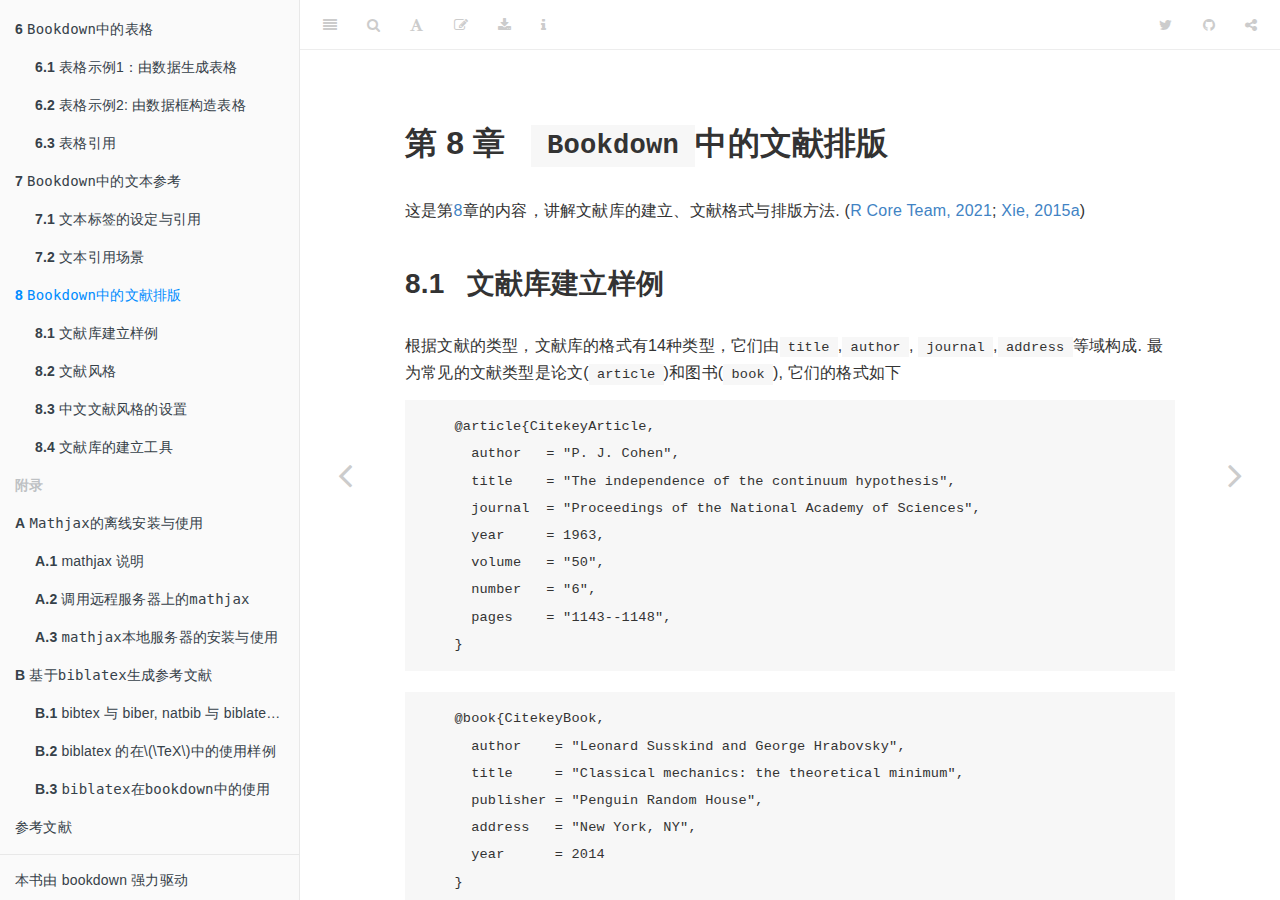
<file: bibs.html>
<!DOCTYPE html>
<html lang="" xml:lang="">
<head>

  <meta charset="utf-8" />
  <meta http-equiv="X-UA-Compatible" content="IE=edge" />
  <title>第 8 章 Bookdown中的文献排版 | Bookdown中文书稿写作手册</title>
  <meta name="description" content="bookdown写书体验非常好." />
  <meta name="generator" content="bookdown 0.22 and GitBook 2.6.7" />

  <meta property="og:title" content="第 8 章 Bookdown中的文献排版 | Bookdown中文书稿写作手册" />
  <meta property="og:type" content="book" />
  <meta property="og:url" content="https://tangyc8866.github.io/bookdown-tyc/" />
  
  <meta property="og:description" content="bookdown写书体验非常好." />
  <meta name="github-repo" content="tangyc8866.github.io/bookdown-tyc/" />

  <meta name="twitter:card" content="summary" />
  <meta name="twitter:title" content="第 8 章 Bookdown中的文献排版 | Bookdown中文书稿写作手册" />
  
  <meta name="twitter:description" content="bookdown写书体验非常好." />
  

<meta name="author" content="汤银才" />


<meta name="date" content="2021-07-21" />

  <meta name="viewport" content="width=device-width, initial-scale=1" />
  <meta name="apple-mobile-web-app-capable" content="yes" />
  <meta name="apple-mobile-web-app-status-bar-style" content="black" />
  
  
<link rel="prev" href="textref.html"/>
<link rel="next" href="mjx.html"/>
<script src="libs/header-attrs-2.7/header-attrs.js"></script>
<script src="libs/jquery-2.2.3/jquery.min.js"></script>
<link href="libs/gitbook-2.6.7/css/style.css" rel="stylesheet" />
<link href="libs/gitbook-2.6.7/css/plugin-table.css" rel="stylesheet" />
<link href="libs/gitbook-2.6.7/css/plugin-bookdown.css" rel="stylesheet" />
<link href="libs/gitbook-2.6.7/css/plugin-highlight.css" rel="stylesheet" />
<link href="libs/gitbook-2.6.7/css/plugin-search.css" rel="stylesheet" />
<link href="libs/gitbook-2.6.7/css/plugin-fontsettings.css" rel="stylesheet" />
<link href="libs/gitbook-2.6.7/css/plugin-clipboard.css" rel="stylesheet" />









<link href="libs/anchor-sections-1.0.1/anchor-sections.css" rel="stylesheet" />
<script src="libs/anchor-sections-1.0.1/anchor-sections.js"></script>
<script type="text/x-mathjax-config">
MathJax.Hub.Config({
  jax: ["input/TeX","output/SVG"],
  extensions: ["tex2jax.js","MathMenu.js","MathZoom.js"],
  TeX: {
    Macros: {
       bm: ["{\\boldsymbol #1}",1],
    }, 
    extensions: ["AMSmath.js","AMSsymbols.js","noErrors.js","noUndefined.js"]
  }
});

</script>
<script type="text/javascript"
   src="http://127.0.0.1/MathJax/MathJax.js">
</script>


<style type="text/css">
pre > code.sourceCode { white-space: pre; position: relative; }
pre > code.sourceCode > span { display: inline-block; line-height: 1.25; }
pre > code.sourceCode > span:empty { height: 1.2em; }
.sourceCode { overflow: visible; }
code.sourceCode > span { color: inherit; text-decoration: inherit; }
pre.sourceCode { margin: 0; }
@media screen {
div.sourceCode { overflow: auto; }
}
@media print {
pre > code.sourceCode { white-space: pre-wrap; }
pre > code.sourceCode > span { text-indent: -5em; padding-left: 5em; }
}
pre.numberSource code
  { counter-reset: source-line 0; }
pre.numberSource code > span
  { position: relative; left: -4em; counter-increment: source-line; }
pre.numberSource code > span > a:first-child::before
  { content: counter(source-line);
    position: relative; left: -1em; text-align: right; vertical-align: baseline;
    border: none; display: inline-block;
    -webkit-touch-callout: none; -webkit-user-select: none;
    -khtml-user-select: none; -moz-user-select: none;
    -ms-user-select: none; user-select: none;
    padding: 0 4px; width: 4em;
    color: #aaaaaa;
  }
pre.numberSource { margin-left: 3em; border-left: 1px solid #aaaaaa;  padding-left: 4px; }
div.sourceCode
  {   }
@media screen {
pre > code.sourceCode > span > a:first-child::before { text-decoration: underline; }
}
code span.al { color: #ff0000; font-weight: bold; } /* Alert */
code span.an { color: #60a0b0; font-weight: bold; font-style: italic; } /* Annotation */
code span.at { color: #7d9029; } /* Attribute */
code span.bn { color: #40a070; } /* BaseN */
code span.bu { } /* BuiltIn */
code span.cf { color: #007020; font-weight: bold; } /* ControlFlow */
code span.ch { color: #4070a0; } /* Char */
code span.cn { color: #880000; } /* Constant */
code span.co { color: #60a0b0; font-style: italic; } /* Comment */
code span.cv { color: #60a0b0; font-weight: bold; font-style: italic; } /* CommentVar */
code span.do { color: #ba2121; font-style: italic; } /* Documentation */
code span.dt { color: #902000; } /* DataType */
code span.dv { color: #40a070; } /* DecVal */
code span.er { color: #ff0000; font-weight: bold; } /* Error */
code span.ex { } /* Extension */
code span.fl { color: #40a070; } /* Float */
code span.fu { color: #06287e; } /* Function */
code span.im { } /* Import */
code span.in { color: #60a0b0; font-weight: bold; font-style: italic; } /* Information */
code span.kw { color: #007020; font-weight: bold; } /* Keyword */
code span.op { color: #666666; } /* Operator */
code span.ot { color: #007020; } /* Other */
code span.pp { color: #bc7a00; } /* Preprocessor */
code span.sc { color: #4070a0; } /* SpecialChar */
code span.ss { color: #bb6688; } /* SpecialString */
code span.st { color: #4070a0; } /* String */
code span.va { color: #19177c; } /* Variable */
code span.vs { color: #4070a0; } /* VerbatimString */
code span.wa { color: #60a0b0; font-weight: bold; font-style: italic; } /* Warning */
</style>

<style type="text/css">
/* Used with Pandoc 2.11+ new --citeproc when CSL is used */
div.csl-bib-body { }
div.csl-entry {
  clear: both;
}
.hanging div.csl-entry {
  margin-left:2em;
  text-indent:-2em;
}
div.csl-left-margin {
  min-width:2em;
  float:left;
}
div.csl-right-inline {
  margin-left:2em;
  padding-left:1em;
}
div.csl-indent {
  margin-left: 2em;
}
</style>

<link rel="stylesheet" href="css/style.css" type="text/css" />
</head>

<body>



  <div class="book without-animation with-summary font-size-2 font-family-1" data-basepath=".">

    <div class="book-summary">
      <nav role="navigation">

<ul class="summary">
<li><a href="./">bookdown排版模板</a></li>

<li class="divider"></li>
<li class="chapter" data-level="" data-path="index.html"><a href="index.html"><i class="fa fa-check"></i>前言</a></li>
<li class="chapter" data-level="1" data-path="intro.html"><a href="intro.html"><i class="fa fa-check"></i><b>1</b> 引言</a>
<ul>
<li class="chapter" data-level="1.1" data-path="intro.html"><a href="intro.html#sec1-1"><i class="fa fa-check"></i><b>1.1</b> 中国图书出版的变化</a></li>
<li class="chapter" data-level="1.2" data-path="intro.html"><a href="intro.html#sec1-2"><i class="fa fa-check"></i><b>1.2</b> 统计类图书的核心要素</a></li>
<li class="chapter" data-level="1.3" data-path="intro.html"><a href="intro.html#sec1-3"><i class="fa fa-check"></i><b>1.3</b> 统计数据分析类图书模板的选择</a>
<ul>
<li class="chapter" data-level="1.3.1" data-path="intro.html"><a href="intro.html#sec1-3-1"><i class="fa fa-check"></i><b>1.3.1</b> 基于纯 <span class="math inline">\(\TeX\)</span> 模板</a></li>
<li class="chapter" data-level="1.3.2" data-path="intro.html"><a href="intro.html#sec1-3-2"><i class="fa fa-check"></i><b>1.3.2</b> <code>R</code>markdown与<span class="math inline">\(\TeX\)</span>的结合</a></li>
<li class="chapter" data-level="1.3.3" data-path="intro.html"><a href="intro.html#sec1-3-3"><i class="fa fa-check"></i><b>1.3.3</b> <code>Rmarkdown</code>向<code>Bookdown</code>过渡</a></li>
</ul></li>
</ul></li>
<li class="chapter" data-level="2" data-path="bookdown.html"><a href="bookdown.html"><i class="fa fa-check"></i><b>2</b> <code>bookdown</code>速览</a>
<ul>
<li class="chapter" data-level="2.1" data-path="bookdown.html"><a href="bookdown.html#sec2-1"><i class="fa fa-check"></i><b>2.1</b> 关于<code>bookdown</code></a></li>
<li class="chapter" data-level="2.2" data-path="bookdown.html"><a href="bookdown.html#sec2-2"><i class="fa fa-check"></i><b>2.2</b> 快速排版的思路</a></li>
<li class="chapter" data-level="2.3" data-path="bookdown.html"><a href="bookdown.html#sec2-3"><i class="fa fa-check"></i><b>2.3</b> 书的基本设置</a>
<ul>
<li class="chapter" data-level="2.3.1" data-path="bookdown.html"><a href="bookdown.html#index.rmd文件"><i class="fa fa-check"></i><b>2.3.1</b> <code>index.Rmd</code>文件</a></li>
<li class="chapter" data-level="2.3.2" data-path="bookdown.html"><a href="bookdown.html#bookdown.yml文件"><i class="fa fa-check"></i><b>2.3.2</b> <code>_bookdown.yml</code>文件</a></li>
<li class="chapter" data-level="2.3.3" data-path="bookdown.html"><a href="bookdown.html#output.yml文件"><i class="fa fa-check"></i><b>2.3.3</b> <code>_output.yml</code>文件</a></li>
</ul></li>
<li class="chapter" data-level="2.4" data-path="bookdown.html"><a href="bookdown.html#sec2-4"><i class="fa fa-check"></i><b>2.4</b> 章节结构</a></li>
<li class="chapter" data-level="2.5" data-path="bookdown.html"><a href="bookdown.html#sec2-5"><i class="fa fa-check"></i><b>2.5</b> 书的编译</a></li>
<li class="chapter" data-level="2.6" data-path="bookdown.html"><a href="bookdown.html#sec2-6"><i class="fa fa-check"></i><b>2.6</b> 浮动对象标签与引用汇总</a></li>
</ul></li>
<li class="chapter" data-level="3" data-path="sections.html"><a href="sections.html"><i class="fa fa-check"></i><b>3</b> Bookdow中 的章节标题</a>
<ul>
<li class="chapter" data-level="3.1" data-path="sections.html"><a href="sections.html#sec3-1"><i class="fa fa-check"></i><b>3.1</b> 章节标题</a></li>
<li class="chapter" data-level="3.2" data-path="sections.html"><a href="sections.html#sec3-2"><i class="fa fa-check"></i><b>3.2</b> 章节标题标签的设定与引用</a></li>
</ul></li>
<li class="chapter" data-level="4" data-path="formulas.html"><a href="formulas.html"><i class="fa fa-check"></i><b>4</b> <code>Bookdown</code>中的公式与定理</a>
<ul>
<li class="chapter" data-level="4.1" data-path="formulas.html"><a href="formulas.html#sec4-1"><i class="fa fa-check"></i><b>4.1</b> 公式标签的设定</a></li>
<li class="chapter" data-level="4.2" data-path="formulas.html"><a href="formulas.html#sec4-2"><i class="fa fa-check"></i><b>4.2</b> 定理标签的设定</a></li>
<li class="chapter" data-level="4.3" data-path="formulas.html"><a href="formulas.html#sec4-3"><i class="fa fa-check"></i><b>4.3</b> 定理与公式的引用</a></li>
<li class="chapter" data-level="4.4" data-path="formulas.html"><a href="formulas.html#sec4-4"><i class="fa fa-check"></i><b>4.4</b> 数学公式的扩展</a></li>
</ul></li>
<li class="chapter" data-level="5" data-path="figures.html"><a href="figures.html"><i class="fa fa-check"></i><b>5</b> <code>Bookdown</code>中的图形</a>
<ul>
<li class="chapter" data-level="5.1" data-path="figures.html"><a href="figures.html#sec5-1"><i class="fa fa-check"></i><b>5.1</b> 由<code>R</code>生成单个图形示例</a></li>
<li class="chapter" data-level="5.2" data-path="figures.html"><a href="figures.html#sec5-2"><i class="fa fa-check"></i><b>5.2</b> 由<code>R</code>生成两个图形并置示例</a></li>
<li class="chapter" data-level="5.3" data-path="figures.html"><a href="figures.html#sec5-3"><i class="fa fa-check"></i><b>5.3</b> 由<code>R</code>生成两个图形堆叠示例</a></li>
<li class="chapter" data-level="5.4" data-path="figures.html"><a href="figures.html#sec5-4"><i class="fa fa-check"></i><b>5.4</b> 静态图形示例</a></li>
<li class="chapter" data-level="5.5" data-path="figures.html"><a href="figures.html#sec5-5"><i class="fa fa-check"></i><b>5.5</b> 图形引用</a></li>
</ul></li>
<li class="chapter" data-level="6" data-path="tables.html"><a href="tables.html"><i class="fa fa-check"></i><b>6</b> <code>Bookdown</code>中的表格</a>
<ul>
<li class="chapter" data-level="6.1" data-path="tables.html"><a href="tables.html#sec6-1"><i class="fa fa-check"></i><b>6.1</b> 表格示例1：由数据生成表格</a></li>
<li class="chapter" data-level="6.2" data-path="tables.html"><a href="tables.html#sec6-2"><i class="fa fa-check"></i><b>6.2</b> 表格示例2: 由数据框构造表格</a></li>
<li class="chapter" data-level="6.3" data-path="tables.html"><a href="tables.html#sec6-3"><i class="fa fa-check"></i><b>6.3</b> 表格引用</a></li>
</ul></li>
<li class="chapter" data-level="7" data-path="textref.html"><a href="textref.html"><i class="fa fa-check"></i><b>7</b> <code>Bookdown</code>中的文本参考</a>
<ul>
<li class="chapter" data-level="7.1" data-path="textref.html"><a href="textref.html#sec7-1"><i class="fa fa-check"></i><b>7.1</b> 文本标签的设定与引用</a></li>
<li class="chapter" data-level="7.2" data-path="textref.html"><a href="textref.html#sec7-2"><i class="fa fa-check"></i><b>7.2</b> 文本引用场景</a></li>
</ul></li>
<li class="chapter" data-level="8" data-path="bibs.html"><a href="bibs.html"><i class="fa fa-check"></i><b>8</b> <code>Bookdown</code>中的文献排版</a>
<ul>
<li class="chapter" data-level="8.1" data-path="bibs.html"><a href="bibs.html#sec8-1"><i class="fa fa-check"></i><b>8.1</b> 文献库建立样例</a></li>
<li class="chapter" data-level="8.2" data-path="bibs.html"><a href="bibs.html#sec8-2"><i class="fa fa-check"></i><b>8.2</b> 文献风格</a></li>
<li class="chapter" data-level="8.3" data-path="bibs.html"><a href="bibs.html#sec8-3"><i class="fa fa-check"></i><b>8.3</b> 中文文献风格的设置</a></li>
<li class="chapter" data-level="8.4" data-path="bibs.html"><a href="bibs.html#sec8-4"><i class="fa fa-check"></i><b>8.4</b> 文献库的建立工具</a></li>
</ul></li>
<li class="appendix"><span><b>附录</b></span></li>
<li class="chapter" data-level="A" data-path="mjx.html"><a href="mjx.html"><i class="fa fa-check"></i><b>A</b> <code>Mathjax</code>的离线安装与使用</a>
<ul>
<li class="chapter" data-level="A.1" data-path="mjx.html"><a href="mjx.html#sec9-1"><i class="fa fa-check"></i><b>A.1</b> mathjax 说明</a></li>
<li class="chapter" data-level="A.2" data-path="mjx.html"><a href="mjx.html#sec9-2"><i class="fa fa-check"></i><b>A.2</b> 调用远程服务器上的<code>mathjax</code></a></li>
<li class="chapter" data-level="A.3" data-path="mjx.html"><a href="mjx.html#sec9-3"><i class="fa fa-check"></i><b>A.3</b> <code>mathjax</code>本地服务器的安装与使用</a></li>
</ul></li>
<li class="chapter" data-level="B" data-path="biber.html"><a href="biber.html"><i class="fa fa-check"></i><b>B</b> 基于<code>biblatex</code>生成参考文献</a>
<ul>
<li class="chapter" data-level="B.1" data-path="biber.html"><a href="biber.html#sec10-1"><i class="fa fa-check"></i><b>B.1</b> bibtex 与 biber, natbib 与 biblatex 比较</a>
<ul>
<li class="chapter" data-level="B.1.1" data-path="biber.html"><a href="biber.html#概述"><i class="fa fa-check"></i><b>B.1.1</b> 概述</a></li>
<li class="chapter" data-level="B.1.2" data-path="biber.html"><a href="biber.html#natbib-的优点"><i class="fa fa-check"></i><b>B.1.2</b> <code>natbib</code> 的优点</a></li>
<li class="chapter" data-level="B.1.3" data-path="biber.html"><a href="biber.html#biblatex-的优缺点"><i class="fa fa-check"></i><b>B.1.3</b> biblatex 的优缺点</a></li>
</ul></li>
<li class="chapter" data-level="B.2" data-path="biber.html"><a href="biber.html#sec10-2"><i class="fa fa-check"></i><b>B.2</b> biblatex 的在<span class="math inline">\(\TeX\)</span>中的使用样例</a></li>
<li class="chapter" data-level="B.3" data-path="biber.html"><a href="biber.html#sec10-3"><i class="fa fa-check"></i><b>B.3</b> <code>biblatex</code>在<code>bookdown</code>中的使用</a></li>
</ul></li>
<li class="chapter" data-level="" data-path="references.html"><a href="references.html"><i class="fa fa-check"></i>参考文献</a></li>
<li class="divider"></li>
<li><a href="https://bookdown.org" target="blank">本书由 bookdown 强力驱动</a></li>

</ul>

      </nav>
    </div>

    <div class="book-body">
      <div class="body-inner">
        <div class="book-header" role="navigation">
          <h1>
            <i class="fa fa-circle-o-notch fa-spin"></i><a href="./">Bookdown中文书稿写作手册</a>
          </h1>
        </div>

        <div class="page-wrapper" tabindex="-1" role="main">
          <div class="page-inner">

            <section class="normal" id="section-">
<div id="bibs" class="section level1" number="8">
<h1><span class="header-section-number">第 8 章</span> <code>Bookdown</code>中的文献排版</h1>
<p>这是第<a href="bibs.html#bibs">8</a>章的内容，讲解文献库的建立、文献格式与排版方法. <span class="citation">(<a href="#ref-R-base" role="doc-biblioref">R Core Team, 2021</a>; <a href="#ref-xie2015" role="doc-biblioref">Xie, 2015a</a>)</span></p>
<div id="sec8-1" class="section level2" number="8.1">
<h2><span class="header-section-number">8.1</span> 文献库建立样例</h2>
<p>根据文献的类型，文献库的格式有14种类型，它们由<code>title</code>,<code>author</code>, <code>journal</code>,<code>address</code>等域构成. 最为常见的文献类型是论文(<code>article</code>)和图书(<code>book</code>), 它们的格式如下</p>
<pre><code>    @article{CitekeyArticle,
      author   = &quot;P. J. Cohen&quot;,
      title    = &quot;The independence of the continuum hypothesis&quot;,
      journal  = &quot;Proceedings of the National Academy of Sciences&quot;,
      year     = 1963,
      volume   = &quot;50&quot;,
      number   = &quot;6&quot;,
      pages    = &quot;1143--1148&quot;,
    }</code></pre>
<pre><code>    @book{CitekeyBook,
      author    = &quot;Leonard Susskind and George Hrabovsky&quot;,
      title     = &quot;Classical mechanics: the theoretical minimum&quot;,
      publisher = &quot;Penguin Random House&quot;,
      address   = &quot;New York, NY&quot;,
      year      = 2014
    }</code></pre>
<p>其余类型参见网页:<a href="https://www.bibtex.com/e/entry-types/">The 14 BibTeX entry types</a>。
文献库通过<code>BiBTeX</code>或<code>BiBer</code>的运行生成文献目录(bibliography).</p>
</div>
<div id="sec8-2" class="section level2" number="8.2">
<h2><span class="header-section-number">8.2</span> 文献风格</h2>
<p>不同的期刊、书集对文献目录中参考文献的呈现方式有不同的要求，<code>BiBTeX</code>是通过风格(style)文件来控制(配合宏包<code>natbib</code>使用), <code>BiBer</code>是通过选项来控制(配合<code>biblatex</code>使用).</p>
<p>文献呈现的风格分为作者-日期格式(author-date style)和数字格式(numeric)。作者-日期格式共有141个式样，其中最为常用的式样有2个，即<code>alpha</code>和<code>apalike</code>。 数据格式共88个式样，其中有8类是标准式样，也是最常用的式样，即<code>abbrv</code>, <code>acm</code>,<code>ieeetr</code>,<code>plain</code>,<code>siam</code>, 和<code>unsrt</code>。这些式样的具体形式与介绍见<a href="https://www.bibtex.com/styles/"></a></p>
<p>中文的文献排版根据国标GB/T77114-2015的规范，对文献的类型要求提供文献的标识代码，共有18个，例如图书用<code>M</code>标识，期刊论文用<code>J</code>标识。</p>
</div>
<div id="sec8-3" class="section level2" number="8.3">
<h2><span class="header-section-number">8.3</span> 中文文献风格的设置</h2>
<p>基于<code>BiBTeX</code>, 中文文献通过宏包<code>gbt7714</code>实现<a href="#fn7" class="footnote-ref" id="fnref7"><sup>7</sup></a>，兼容宏包<code>natbib</code>，在<span class="math inline">\(\LaTeX\)</span>中使用方法如下：</p>
<ol style="list-style-type: decimal">
<li><p>在导言区调用宏包 <code>gbt7714</code>；</p></li>
<li><p>在正文中 <code>\cite{}</code>等引用文献；</p></li>
<li><p>使用 <code>\bibliographystyle{}</code> 选择参考文献表的样式；</p></li>
<li><p>使用 <code>\bibliography{}</code> 命令生成参考文献表;</p></li>
<li><p>编译生成带文献的pdf文件，基于<code>xelatex</code>引擎的编译方式如下(<code>foo.tex</code>为文件名)</p></li>
</ol>
<pre><code>    xelatex foo.tex
    bibtex foo
    xelatex foo.tex
    xelatex foo.tex</code></pre>
<p>基于<code>BiBer</code>, 中文文献通过宏包<code>biblatex-gb7714-2015</code> 实现<a href="#fn8" class="footnote-ref" id="fnref8"><sup>8</sup></a>，兼容宏包<code>biblatex</code>。本质上<code>biblatex-gb7714-2015</code> 是个式样宏包，依附于宏包<code>biblatex</code>, 通过式样选项使用. 在<span class="math inline">\(\LaTeX\)</span>中使用方法如下：</p>
<ol style="list-style-type: decimal">
<li><p>在导言区调用宏包 <code>biblatex</code>, 并设定文献样本和， 例如；</p>
<ul>
<li>使用顺序编码制：</li>
</ul>
<pre><code>\usepackage[backend=biber,style=gb7714-2015]{biblatex}</code></pre>
<ul>
<li>使用著者-出版年制<a href="#fn9" class="footnote-ref" id="fnref9"><sup>9</sup></a>：</li>
</ul>
<pre><code> \usepackage[backend=biber,style=gb7714-2015ay]{biblatex}</code></pre></li>
<li><p>在<code>\begin{document}</code>加载参考文献库，命令为<code>\addbibresource{}</code></p></li>
<li><p>在正文中 <code>\cite{}</code> 等引用文献；</p></li>
<li><p>在需要出现文献目录的地方使用 <code>\printbibliography</code>，可通过<code>title</code>, <code>heading</code>, <code>segment</code>选项对输出进行控制;</p></li>
<li><p>编译生成带文献的<code>pdf</code>文件，基于<code>xelatex</code>引擎的编译方式如下(<code>foo.tex</code>为文件名)</p></li>
</ol>
<pre><code>    xelatex foo.tex
    biber foo
    xelatex foo.tex
    xelatex foo.tex</code></pre>
</div>
<div id="sec8-4" class="section level2" number="8.4">
<h2><span class="header-section-number">8.4</span> 文献库的建立工具</h2>
<ul>
<li><p>Zotero</p></li>
<li><p>JabRef</p></li>
</ul>

</div>
</div>



<h3>参考文献</h3>
<div id="refs" class="references csl-bib-body hanging-indent" line-spacing="2">
<div id="ref-R-base" class="csl-entry">
R Core Team. (2021). <em>R: A language and environment for statistical computing</em>. Vienna, Austria: R Foundation for Statistical Computing. Retrieved from <a href="https://www.R-project.org/">https://www.R-project.org/</a>
</div>
<div id="ref-xie2015" class="csl-entry">
Xie, Y. (2015a). <em>Dynamic documents with <span>R</span> and knitr</em> (2nd ed.). Boca Raton, Florida: Chapman; Hall/CRC. Retrieved from <a href="http://yihui.name/knitr/">http://yihui.name/knitr/</a>
</div>
</div>
<div class="footnotes">
<hr />
<ol start="7">
<li id="fn7"><p>详见 <a href="https://github.com/87ouo/gbt7714-bibtex-style" class="uri">https://github.com/87ouo/gbt7714-bibtex-style</a> 说明<a href="bibs.html#fnref7" class="footnote-back">↩︎</a></p></li>
<li id="fn8"><p>详见 <a href="https://github.com/hushidong/biblatex-gb7714-2015" class="uri">https://github.com/hushidong/biblatex-gb7714-2015</a><a href="bibs.html#fnref8" class="footnote-back">↩︎</a></p></li>
<li id="fn9"><p>尽管后端(<code>backend</code>)可以使用<code>bibtex</code>, 但不建议使用.<a href="bibs.html#fnref9" class="footnote-back">↩︎</a></p></li>
</ol>
</div>
            </section>

          </div>
        </div>
      </div>
<a href="textref.html" class="navigation navigation-prev " aria-label="Previous page"><i class="fa fa-angle-left"></i></a>
<a href="mjx.html" class="navigation navigation-next " aria-label="Next page"><i class="fa fa-angle-right"></i></a>
    </div>
  </div>
<script src="libs/gitbook-2.6.7/js/app.min.js"></script>
<script src="libs/gitbook-2.6.7/js/lunr.js"></script>
<script src="libs/gitbook-2.6.7/js/clipboard.min.js"></script>
<script src="libs/gitbook-2.6.7/js/plugin-search.js"></script>
<script src="libs/gitbook-2.6.7/js/plugin-sharing.js"></script>
<script src="libs/gitbook-2.6.7/js/plugin-fontsettings.js"></script>
<script src="libs/gitbook-2.6.7/js/plugin-bookdown.js"></script>
<script src="libs/gitbook-2.6.7/js/jquery.highlight.js"></script>
<script src="libs/gitbook-2.6.7/js/plugin-clipboard.js"></script>
<script>
gitbook.require(["gitbook"], function(gitbook) {
gitbook.start({
"sharing": {
"github": true,
"facebook": false,
"twitter": true,
"linkedin": false,
"weibo": false,
"instapaper": false,
"vk": false,
"whatsapp": false,
"all": ["facebook", "twitter", "linkedin", "weibo", "instapaper"]
},
"fontsettings": {
"theme": "white",
"family": "sans",
"size": 2
},
"edit": {
"link": "https://github.com/yihui/bookdown-chinese/edit/master/008-bibs.Rmd",
"text": "编辑"
},
"history": {
"link": null,
"text": null
},
"view": {
"link": null,
"text": null
},
"download": ["bookdown-tutorial.pdf", "bookdown-tutorial.epub"],
"toc": {
"collapse": "subsection",
"scroll_highlight": true
}
});
});
</script>

<!-- dynamically load mathjax for compatibility with self-contained -->
<script>
  (function () {
    var script = document.createElement("script");
    script.type = "text/javascript";
    var src = "true";
    if (src === "" || src === "true") src = "https://mathjax.rstudio.com/latest/MathJax.js?config=TeX-MML-AM_CHTML";
    if (location.protocol !== "file:")
      if (/^https?:/.test(src))
        src = src.replace(/^https?:/, '');
    script.src = src;
    document.getElementsByTagName("head")[0].appendChild(script);
  })();
</script>
</body>

</html>
</file>
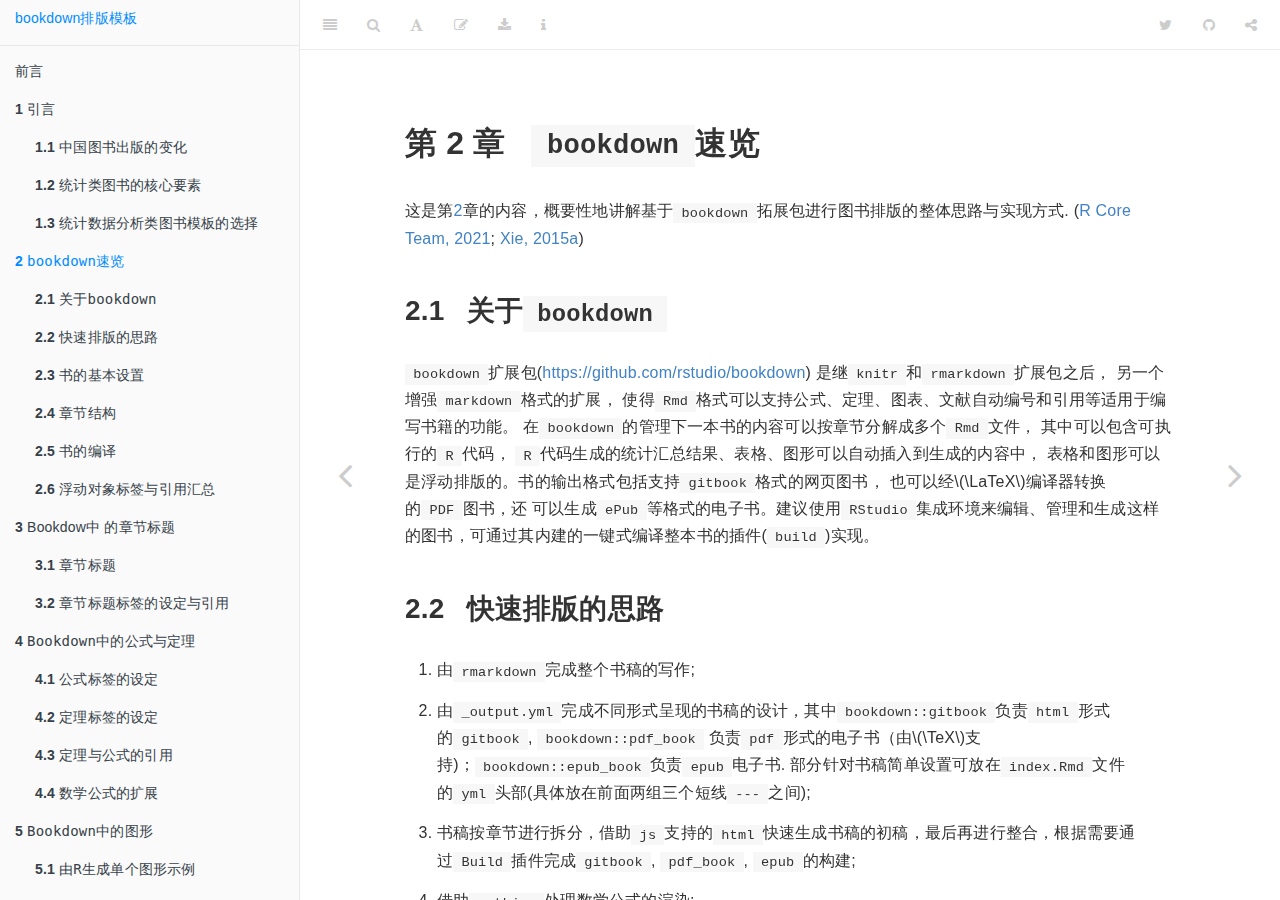
<file: bookdown.html>
<!DOCTYPE html>
<html lang="" xml:lang="">
<head>

  <meta charset="utf-8" />
  <meta http-equiv="X-UA-Compatible" content="IE=edge" />
  <title>第 2 章 bookdown速览 | Bookdown中文书稿写作手册</title>
  <meta name="description" content="bookdown写书体验非常好." />
  <meta name="generator" content="bookdown 0.22 and GitBook 2.6.7" />

  <meta property="og:title" content="第 2 章 bookdown速览 | Bookdown中文书稿写作手册" />
  <meta property="og:type" content="book" />
  <meta property="og:url" content="https://tangyc8866.github.io/bookdown-tyc/" />
  
  <meta property="og:description" content="bookdown写书体验非常好." />
  <meta name="github-repo" content="tangyc8866.github.io/bookdown-tyc/" />

  <meta name="twitter:card" content="summary" />
  <meta name="twitter:title" content="第 2 章 bookdown速览 | Bookdown中文书稿写作手册" />
  
  <meta name="twitter:description" content="bookdown写书体验非常好." />
  

<meta name="author" content="汤银才" />


<meta name="date" content="2021-07-21" />

  <meta name="viewport" content="width=device-width, initial-scale=1" />
  <meta name="apple-mobile-web-app-capable" content="yes" />
  <meta name="apple-mobile-web-app-status-bar-style" content="black" />
  
  
<link rel="prev" href="intro.html"/>
<link rel="next" href="sections.html"/>
<script src="libs/header-attrs-2.7/header-attrs.js"></script>
<script src="libs/jquery-2.2.3/jquery.min.js"></script>
<link href="libs/gitbook-2.6.7/css/style.css" rel="stylesheet" />
<link href="libs/gitbook-2.6.7/css/plugin-table.css" rel="stylesheet" />
<link href="libs/gitbook-2.6.7/css/plugin-bookdown.css" rel="stylesheet" />
<link href="libs/gitbook-2.6.7/css/plugin-highlight.css" rel="stylesheet" />
<link href="libs/gitbook-2.6.7/css/plugin-search.css" rel="stylesheet" />
<link href="libs/gitbook-2.6.7/css/plugin-fontsettings.css" rel="stylesheet" />
<link href="libs/gitbook-2.6.7/css/plugin-clipboard.css" rel="stylesheet" />









<link href="libs/anchor-sections-1.0.1/anchor-sections.css" rel="stylesheet" />
<script src="libs/anchor-sections-1.0.1/anchor-sections.js"></script>
<script type="text/x-mathjax-config">
MathJax.Hub.Config({
  jax: ["input/TeX","output/SVG"],
  extensions: ["tex2jax.js","MathMenu.js","MathZoom.js"],
  TeX: {
    Macros: {
       bm: ["{\\boldsymbol #1}",1],
    }, 
    extensions: ["AMSmath.js","AMSsymbols.js","noErrors.js","noUndefined.js"]
  }
});

</script>
<script type="text/javascript"
   src="http://127.0.0.1/MathJax/MathJax.js">
</script>


<style type="text/css">
pre > code.sourceCode { white-space: pre; position: relative; }
pre > code.sourceCode > span { display: inline-block; line-height: 1.25; }
pre > code.sourceCode > span:empty { height: 1.2em; }
.sourceCode { overflow: visible; }
code.sourceCode > span { color: inherit; text-decoration: inherit; }
pre.sourceCode { margin: 0; }
@media screen {
div.sourceCode { overflow: auto; }
}
@media print {
pre > code.sourceCode { white-space: pre-wrap; }
pre > code.sourceCode > span { text-indent: -5em; padding-left: 5em; }
}
pre.numberSource code
  { counter-reset: source-line 0; }
pre.numberSource code > span
  { position: relative; left: -4em; counter-increment: source-line; }
pre.numberSource code > span > a:first-child::before
  { content: counter(source-line);
    position: relative; left: -1em; text-align: right; vertical-align: baseline;
    border: none; display: inline-block;
    -webkit-touch-callout: none; -webkit-user-select: none;
    -khtml-user-select: none; -moz-user-select: none;
    -ms-user-select: none; user-select: none;
    padding: 0 4px; width: 4em;
    color: #aaaaaa;
  }
pre.numberSource { margin-left: 3em; border-left: 1px solid #aaaaaa;  padding-left: 4px; }
div.sourceCode
  {   }
@media screen {
pre > code.sourceCode > span > a:first-child::before { text-decoration: underline; }
}
code span.al { color: #ff0000; font-weight: bold; } /* Alert */
code span.an { color: #60a0b0; font-weight: bold; font-style: italic; } /* Annotation */
code span.at { color: #7d9029; } /* Attribute */
code span.bn { color: #40a070; } /* BaseN */
code span.bu { } /* BuiltIn */
code span.cf { color: #007020; font-weight: bold; } /* ControlFlow */
code span.ch { color: #4070a0; } /* Char */
code span.cn { color: #880000; } /* Constant */
code span.co { color: #60a0b0; font-style: italic; } /* Comment */
code span.cv { color: #60a0b0; font-weight: bold; font-style: italic; } /* CommentVar */
code span.do { color: #ba2121; font-style: italic; } /* Documentation */
code span.dt { color: #902000; } /* DataType */
code span.dv { color: #40a070; } /* DecVal */
code span.er { color: #ff0000; font-weight: bold; } /* Error */
code span.ex { } /* Extension */
code span.fl { color: #40a070; } /* Float */
code span.fu { color: #06287e; } /* Function */
code span.im { } /* Import */
code span.in { color: #60a0b0; font-weight: bold; font-style: italic; } /* Information */
code span.kw { color: #007020; font-weight: bold; } /* Keyword */
code span.op { color: #666666; } /* Operator */
code span.ot { color: #007020; } /* Other */
code span.pp { color: #bc7a00; } /* Preprocessor */
code span.sc { color: #4070a0; } /* SpecialChar */
code span.ss { color: #bb6688; } /* SpecialString */
code span.st { color: #4070a0; } /* String */
code span.va { color: #19177c; } /* Variable */
code span.vs { color: #4070a0; } /* VerbatimString */
code span.wa { color: #60a0b0; font-weight: bold; font-style: italic; } /* Warning */
</style>

<style type="text/css">
/* Used with Pandoc 2.11+ new --citeproc when CSL is used */
div.csl-bib-body { }
div.csl-entry {
  clear: both;
}
.hanging div.csl-entry {
  margin-left:2em;
  text-indent:-2em;
}
div.csl-left-margin {
  min-width:2em;
  float:left;
}
div.csl-right-inline {
  margin-left:2em;
  padding-left:1em;
}
div.csl-indent {
  margin-left: 2em;
}
</style>

<link rel="stylesheet" href="css/style.css" type="text/css" />
</head>

<body>



  <div class="book without-animation with-summary font-size-2 font-family-1" data-basepath=".">

    <div class="book-summary">
      <nav role="navigation">

<ul class="summary">
<li><a href="./">bookdown排版模板</a></li>

<li class="divider"></li>
<li class="chapter" data-level="" data-path="index.html"><a href="index.html"><i class="fa fa-check"></i>前言</a></li>
<li class="chapter" data-level="1" data-path="intro.html"><a href="intro.html"><i class="fa fa-check"></i><b>1</b> 引言</a>
<ul>
<li class="chapter" data-level="1.1" data-path="intro.html"><a href="intro.html#sec1-1"><i class="fa fa-check"></i><b>1.1</b> 中国图书出版的变化</a></li>
<li class="chapter" data-level="1.2" data-path="intro.html"><a href="intro.html#sec1-2"><i class="fa fa-check"></i><b>1.2</b> 统计类图书的核心要素</a></li>
<li class="chapter" data-level="1.3" data-path="intro.html"><a href="intro.html#sec1-3"><i class="fa fa-check"></i><b>1.3</b> 统计数据分析类图书模板的选择</a>
<ul>
<li class="chapter" data-level="1.3.1" data-path="intro.html"><a href="intro.html#sec1-3-1"><i class="fa fa-check"></i><b>1.3.1</b> 基于纯 <span class="math inline">\(\TeX\)</span> 模板</a></li>
<li class="chapter" data-level="1.3.2" data-path="intro.html"><a href="intro.html#sec1-3-2"><i class="fa fa-check"></i><b>1.3.2</b> <code>R</code>markdown与<span class="math inline">\(\TeX\)</span>的结合</a></li>
<li class="chapter" data-level="1.3.3" data-path="intro.html"><a href="intro.html#sec1-3-3"><i class="fa fa-check"></i><b>1.3.3</b> <code>Rmarkdown</code>向<code>Bookdown</code>过渡</a></li>
</ul></li>
</ul></li>
<li class="chapter" data-level="2" data-path="bookdown.html"><a href="bookdown.html"><i class="fa fa-check"></i><b>2</b> <code>bookdown</code>速览</a>
<ul>
<li class="chapter" data-level="2.1" data-path="bookdown.html"><a href="bookdown.html#sec2-1"><i class="fa fa-check"></i><b>2.1</b> 关于<code>bookdown</code></a></li>
<li class="chapter" data-level="2.2" data-path="bookdown.html"><a href="bookdown.html#sec2-2"><i class="fa fa-check"></i><b>2.2</b> 快速排版的思路</a></li>
<li class="chapter" data-level="2.3" data-path="bookdown.html"><a href="bookdown.html#sec2-3"><i class="fa fa-check"></i><b>2.3</b> 书的基本设置</a>
<ul>
<li class="chapter" data-level="2.3.1" data-path="bookdown.html"><a href="bookdown.html#index.rmd文件"><i class="fa fa-check"></i><b>2.3.1</b> <code>index.Rmd</code>文件</a></li>
<li class="chapter" data-level="2.3.2" data-path="bookdown.html"><a href="bookdown.html#bookdown.yml文件"><i class="fa fa-check"></i><b>2.3.2</b> <code>_bookdown.yml</code>文件</a></li>
<li class="chapter" data-level="2.3.3" data-path="bookdown.html"><a href="bookdown.html#output.yml文件"><i class="fa fa-check"></i><b>2.3.3</b> <code>_output.yml</code>文件</a></li>
</ul></li>
<li class="chapter" data-level="2.4" data-path="bookdown.html"><a href="bookdown.html#sec2-4"><i class="fa fa-check"></i><b>2.4</b> 章节结构</a></li>
<li class="chapter" data-level="2.5" data-path="bookdown.html"><a href="bookdown.html#sec2-5"><i class="fa fa-check"></i><b>2.5</b> 书的编译</a></li>
<li class="chapter" data-level="2.6" data-path="bookdown.html"><a href="bookdown.html#sec2-6"><i class="fa fa-check"></i><b>2.6</b> 浮动对象标签与引用汇总</a></li>
</ul></li>
<li class="chapter" data-level="3" data-path="sections.html"><a href="sections.html"><i class="fa fa-check"></i><b>3</b> Bookdow中 的章节标题</a>
<ul>
<li class="chapter" data-level="3.1" data-path="sections.html"><a href="sections.html#sec3-1"><i class="fa fa-check"></i><b>3.1</b> 章节标题</a></li>
<li class="chapter" data-level="3.2" data-path="sections.html"><a href="sections.html#sec3-2"><i class="fa fa-check"></i><b>3.2</b> 章节标题标签的设定与引用</a></li>
</ul></li>
<li class="chapter" data-level="4" data-path="formulas.html"><a href="formulas.html"><i class="fa fa-check"></i><b>4</b> <code>Bookdown</code>中的公式与定理</a>
<ul>
<li class="chapter" data-level="4.1" data-path="formulas.html"><a href="formulas.html#sec4-1"><i class="fa fa-check"></i><b>4.1</b> 公式标签的设定</a></li>
<li class="chapter" data-level="4.2" data-path="formulas.html"><a href="formulas.html#sec4-2"><i class="fa fa-check"></i><b>4.2</b> 定理标签的设定</a></li>
<li class="chapter" data-level="4.3" data-path="formulas.html"><a href="formulas.html#sec4-3"><i class="fa fa-check"></i><b>4.3</b> 定理与公式的引用</a></li>
<li class="chapter" data-level="4.4" data-path="formulas.html"><a href="formulas.html#sec4-4"><i class="fa fa-check"></i><b>4.4</b> 数学公式的扩展</a></li>
</ul></li>
<li class="chapter" data-level="5" data-path="figures.html"><a href="figures.html"><i class="fa fa-check"></i><b>5</b> <code>Bookdown</code>中的图形</a>
<ul>
<li class="chapter" data-level="5.1" data-path="figures.html"><a href="figures.html#sec5-1"><i class="fa fa-check"></i><b>5.1</b> 由<code>R</code>生成单个图形示例</a></li>
<li class="chapter" data-level="5.2" data-path="figures.html"><a href="figures.html#sec5-2"><i class="fa fa-check"></i><b>5.2</b> 由<code>R</code>生成两个图形并置示例</a></li>
<li class="chapter" data-level="5.3" data-path="figures.html"><a href="figures.html#sec5-3"><i class="fa fa-check"></i><b>5.3</b> 由<code>R</code>生成两个图形堆叠示例</a></li>
<li class="chapter" data-level="5.4" data-path="figures.html"><a href="figures.html#sec5-4"><i class="fa fa-check"></i><b>5.4</b> 静态图形示例</a></li>
<li class="chapter" data-level="5.5" data-path="figures.html"><a href="figures.html#sec5-5"><i class="fa fa-check"></i><b>5.5</b> 图形引用</a></li>
</ul></li>
<li class="chapter" data-level="6" data-path="tables.html"><a href="tables.html"><i class="fa fa-check"></i><b>6</b> <code>Bookdown</code>中的表格</a>
<ul>
<li class="chapter" data-level="6.1" data-path="tables.html"><a href="tables.html#sec6-1"><i class="fa fa-check"></i><b>6.1</b> 表格示例1：由数据生成表格</a></li>
<li class="chapter" data-level="6.2" data-path="tables.html"><a href="tables.html#sec6-2"><i class="fa fa-check"></i><b>6.2</b> 表格示例2: 由数据框构造表格</a></li>
<li class="chapter" data-level="6.3" data-path="tables.html"><a href="tables.html#sec6-3"><i class="fa fa-check"></i><b>6.3</b> 表格引用</a></li>
</ul></li>
<li class="chapter" data-level="7" data-path="textref.html"><a href="textref.html"><i class="fa fa-check"></i><b>7</b> <code>Bookdown</code>中的文本参考</a>
<ul>
<li class="chapter" data-level="7.1" data-path="textref.html"><a href="textref.html#sec7-1"><i class="fa fa-check"></i><b>7.1</b> 文本标签的设定与引用</a></li>
<li class="chapter" data-level="7.2" data-path="textref.html"><a href="textref.html#sec7-2"><i class="fa fa-check"></i><b>7.2</b> 文本引用场景</a></li>
</ul></li>
<li class="chapter" data-level="8" data-path="bibs.html"><a href="bibs.html"><i class="fa fa-check"></i><b>8</b> <code>Bookdown</code>中的文献排版</a>
<ul>
<li class="chapter" data-level="8.1" data-path="bibs.html"><a href="bibs.html#sec8-1"><i class="fa fa-check"></i><b>8.1</b> 文献库建立样例</a></li>
<li class="chapter" data-level="8.2" data-path="bibs.html"><a href="bibs.html#sec8-2"><i class="fa fa-check"></i><b>8.2</b> 文献风格</a></li>
<li class="chapter" data-level="8.3" data-path="bibs.html"><a href="bibs.html#sec8-3"><i class="fa fa-check"></i><b>8.3</b> 中文文献风格的设置</a></li>
<li class="chapter" data-level="8.4" data-path="bibs.html"><a href="bibs.html#sec8-4"><i class="fa fa-check"></i><b>8.4</b> 文献库的建立工具</a></li>
</ul></li>
<li class="appendix"><span><b>附录</b></span></li>
<li class="chapter" data-level="A" data-path="mjx.html"><a href="mjx.html"><i class="fa fa-check"></i><b>A</b> <code>Mathjax</code>的离线安装与使用</a>
<ul>
<li class="chapter" data-level="A.1" data-path="mjx.html"><a href="mjx.html#sec9-1"><i class="fa fa-check"></i><b>A.1</b> mathjax 说明</a></li>
<li class="chapter" data-level="A.2" data-path="mjx.html"><a href="mjx.html#sec9-2"><i class="fa fa-check"></i><b>A.2</b> 调用远程服务器上的<code>mathjax</code></a></li>
<li class="chapter" data-level="A.3" data-path="mjx.html"><a href="mjx.html#sec9-3"><i class="fa fa-check"></i><b>A.3</b> <code>mathjax</code>本地服务器的安装与使用</a></li>
</ul></li>
<li class="chapter" data-level="B" data-path="biber.html"><a href="biber.html"><i class="fa fa-check"></i><b>B</b> 基于<code>biblatex</code>生成参考文献</a>
<ul>
<li class="chapter" data-level="B.1" data-path="biber.html"><a href="biber.html#sec10-1"><i class="fa fa-check"></i><b>B.1</b> bibtex 与 biber, natbib 与 biblatex 比较</a>
<ul>
<li class="chapter" data-level="B.1.1" data-path="biber.html"><a href="biber.html#概述"><i class="fa fa-check"></i><b>B.1.1</b> 概述</a></li>
<li class="chapter" data-level="B.1.2" data-path="biber.html"><a href="biber.html#natbib-的优点"><i class="fa fa-check"></i><b>B.1.2</b> <code>natbib</code> 的优点</a></li>
<li class="chapter" data-level="B.1.3" data-path="biber.html"><a href="biber.html#biblatex-的优缺点"><i class="fa fa-check"></i><b>B.1.3</b> biblatex 的优缺点</a></li>
</ul></li>
<li class="chapter" data-level="B.2" data-path="biber.html"><a href="biber.html#sec10-2"><i class="fa fa-check"></i><b>B.2</b> biblatex 的在<span class="math inline">\(\TeX\)</span>中的使用样例</a></li>
<li class="chapter" data-level="B.3" data-path="biber.html"><a href="biber.html#sec10-3"><i class="fa fa-check"></i><b>B.3</b> <code>biblatex</code>在<code>bookdown</code>中的使用</a></li>
</ul></li>
<li class="chapter" data-level="" data-path="references.html"><a href="references.html"><i class="fa fa-check"></i>参考文献</a></li>
<li class="divider"></li>
<li><a href="https://bookdown.org" target="blank">本书由 bookdown 强力驱动</a></li>

</ul>

      </nav>
    </div>

    <div class="book-body">
      <div class="body-inner">
        <div class="book-header" role="navigation">
          <h1>
            <i class="fa fa-circle-o-notch fa-spin"></i><a href="./">Bookdown中文书稿写作手册</a>
          </h1>
        </div>

        <div class="page-wrapper" tabindex="-1" role="main">
          <div class="page-inner">

            <section class="normal" id="section-">
<div id="bookdown" class="section level1" number="2">
<h1><span class="header-section-number">第 2 章</span> <code>bookdown</code>速览</h1>
<p>这是第<a href="bookdown.html#bookdown">2</a>章的内容，概要性地讲解基于<code>bookdown</code>拓展包进行图书排版的整体思路与实现方式. <span class="citation">(<a href="#ref-R-base" role="doc-biblioref">R Core Team, 2021</a>; <a href="#ref-xie2015" role="doc-biblioref">Xie, 2015a</a>)</span></p>
<div id="sec2-1" class="section level2" number="2.1">
<h2><span class="header-section-number">2.1</span> 关于<code>bookdown</code></h2>
<p><code>bookdown</code>扩展包(<a href="https://github.com/rstudio/bookdown" class="uri">https://github.com/rstudio/bookdown</a>) 是继<code>knitr</code>和<code>rmarkdown</code>扩展包之后， 另一个增强<code>markdown</code>格式的扩展， 使得<code>Rmd</code>格式可以支持公式、定理、图表、文献自动编号和引用等适用于编写书籍的功能。 在<code>bookdown</code>的管理下一本书的内容可以按章节分解成多个<code>Rmd</code>文件， 其中可以包含可执行的<code>R</code>代码， <code>R</code>代码生成的统计汇总结果、表格、图形可以自动插入到生成的内容中， 表格和图形可以是浮动排版的。书的输出格式包括支持<code>gitbook</code>格式的网页图书， 也可以经<span class="math inline">\(\LaTeX\)</span>编译器转换的<code>PDF</code>图书，还 可以生成<code>ePub</code>等格式的电子书。建议使用<code>RStudio</code>集成环境来编辑、管理和生成这样的图书，可通过其内建的一键式编译整本书的插件(<code>build</code>)实现。</p>
</div>
<div id="sec2-2" class="section level2" number="2.2">
<h2><span class="header-section-number">2.2</span> 快速排版的思路</h2>
<ol style="list-style-type: decimal">
<li><p>由<code>rmarkdown</code>完成整个书稿的写作;</p></li>
<li><p>由<code>_output.yml</code>完成不同形式呈现的书稿的设计，其中<code>bookdown::gitbook</code>负责<code>html</code>形式的<code>gitbook</code>, <code>bookdown::pdf_book</code> 负责<code>pdf</code>形式的电子书（由<span class="math inline">\(\TeX\)</span>支持)；<code>bookdown::epub_book</code>负责<code>epub</code>电子书. 部分针对书稿简单设置可放在<code>index.Rmd</code>文件的<code>yml</code>头部(具体放在前面两组三个短线<code>---</code>之间);</p></li>
<li><p>书稿按章节进行拆分，借助<code>js</code>支持的<code>html</code>快速生成书稿的初稿，最后再进行整合，根据需要通过<code>Build</code>插件完成<code>gitbook</code>, <code>pdf_book</code>, <code>epub</code>的构建;</p></li>
<li><p>借助<code>mathjax</code>处理数学公式的渲染;</p>
<p>尽快可通过联网由<code>cdn</code>上的<code>mathjax.js</code>进行渲染，但速度随因公式的增加，渲染变得很慢，甚至出错。<code>mathjax</code>的本地化是提速的主要解决方案. 详见第<a href="mjx.html#mjx">A</a>章介绍；</p></li>
<li><p>重点做好章节、数学公式、表格、图形、定理、文献等浮动对象的处理，在编写过程中及时做好标签设定与引用，见<a href="bookdown.html#sec2-6">2.6</a>节的汇总表格及后续各章的介绍与示例.</p></li>
</ol>
</div>
<div id="sec2-3" class="section level2" number="2.3">
<h2><span class="header-section-number">2.3</span> 书的基本设置</h2>
<p>一本用<code>bookdown</code>管理的书， 一般放置在某个子目录下，并作为一个<code>RStudio</code>项目(project)用<code>RStudio</code>管理。该目录中的所有的文本文件都要使用<code>UTF-8</code>编码。</p>
<div id="index.rmd文件" class="section level3" number="2.3.1">
<h3><span class="header-section-number">2.3.1</span> <code>index.Rmd</code>文件</h3>
<p>一本<code>bookdown</code>书， 一般都需要有一个<code>index.Rmd</code>文件， 这是最后生成的网站的主页的原始文件. 这个文件的开始是<code>YAML</code>元数据部分, 进行全书的有关设置，包括标题、作者、日期及影响全书的一些选项等，放在三个减号组成的两行之间。然后写一些这本书的说明，如书的前言部分。<code>index.Rmd</code>中<code>YAML</code>元数据部分的一个例子如下：</p>
<pre><code>title: &quot;bookdown书稿模板&quot;
author: &quot;汤银才&quot;
date: &quot;2021-07-21&quot;
documentclass: book
bibliography: [myrefs.bib]
biblio-style: apa
link-citations: yes
site: bookdown::bookdown_site
description: &quot;bookdown写书体验非常好.&quot;</code></pre>
<p>注意:</p>
<ol style="list-style-type: decimal">
<li><p><code>site</code>选项很重要， 一定要有， <code>site: bookdown::bookdown_site</code>使得<code>RStudio</code>能辨认这是一个<code>bookdown</code>图书项目， 从而为其生成一键编译的<code>build</code>快捷方式；</p></li>
<li><p>在<code>bookdown</code>项目中与<code>index.Rmd</code>同级的所有<code>.Rmd</code>文件都自动作为书的一章，其好处是作者可以任意地增删章节，编译整本书时将按照文件名的字典序依次进行。实际上， 也可以在<code>_output.yml</code>文件中设置一项<code>rmd_files</code>， 列出所有需要作为一章的文件，并以列出次序编译；</p></li>
<li><p>在<code>index.Rmd</code>的元数据中也可以指定一些<span class="math inline">\(\LaTeX\)</span>的选项, 例如</p></li>
</ol>
<pre><code>fontsize: 12pt
indent: true
linestretch: 2.0
link-citations: yes
colorlinks: yes
lot: true
lof: true
geometry:
- a4paper
- tmargin=2.5cm
- bmargin=2.5cm
- lmargin=3.5cm
- rmargin=2.5cm</code></pre>
</div>
<div id="bookdown.yml文件" class="section level3" number="2.3.2">
<h3><span class="header-section-number">2.3.2</span> <code>_bookdown.yml</code>文件</h3>
<p>一个<code>bookdown</code>图书项目除了<code>index.Rmd</code>文件之外，还有一些设置文件从<code>index.Rmd</code>文件的元数据部分抽离出来。 一个是<code>_bookdown.yml</code>文件, 它存放与整本书的处理有关的<code>YAML</code>元数据。 例如</p>
<pre><code>book_filename: &quot;bookdown-template&quot;
new_session: yes
language:
  label:
    fig: &quot;图 &quot;
    tab: &quot;表 &quot;
    thm: &#39;定理&#39;
    def: &#39;定义&#39;
    exm: &#39;例&#39;
    proof: &#39;证明: &#39;
  ui:
    chapter_name: [&quot;第 &quot;, &quot; 章&quot;]</code></pre>
<p>其中<code>new_session: true</code>设置很重要，这使得每一个<code>Rmd</code>文件中的<code>R</code>程序都在一个单独的<code>R</code>会话中独立地运行，避免了不同<code>Rmd</code>文件之间同名变量和同名标签的互相干扰。 <code>book_filename</code>是最终生成的<code>PDF</code>图书或者<code>ePub</code>电子书的主文件名。 <code>language</code>下可以定制一些与章节名、定理名等有关的名称。</p>
</div>
<div id="output.yml文件" class="section level3" number="2.3.3">
<h3><span class="header-section-number">2.3.3</span> <code>_output.yml</code>文件</h3>
<p>另一个设置文件是<code>_output.yml</code>， 用于图书输出格式的设置<a href="#fn2" class="footnote-ref" id="fnref2"><sup>2</sup></a>, 本小删子的<code>_output.yml</code>文件内容如下</p>
<pre><code>bookdown::gitbook:
  css: css/style.css
  split_by: chapter
  includes:
    in_header: _header.html
  config:
    toc:
      collapse: subsection
      scroll_highlight: yes
      before: |
        &lt;li&gt;&lt;a href=&quot;./&quot;&gt;bookdown排版模板&lt;/a&gt;&lt;/li&gt;
      after: |
        &lt;li&gt;&lt;a href=&quot;https://bookdown.org&quot; target=&quot;blank&quot;&gt;本书由 bookdown 强力驱动&lt;/a&gt;&lt;/li&gt;
    download: [pdf, epub]
    edit: https://github.com/yihui/bookdown-chinese/edit/master/%s
    sharing:
      github: yes
      facebook: no
  pandoc_args: [ &quot;--csl&quot;, &quot;apa-6th-edition-no-ampersand.csl&quot; ]
bookdown::pdf_book:
  includes:
    in_header: latex/preamble.tex
    before_body: latex/before_body.tex
    after_body: latex/after_body.tex
  keep_tex: yes
  dev: &quot;cairo_pdf&quot;
  latex_engine: xelatex
  citation_package: biblatex
  template: latex/template.tex
  toc_depth: 3
  toc_unnumbered: no
  toc_appendix: yes
  quote_footer: [&quot;\\begin{flushright}&quot;, &quot;\\end{flushright}&quot;]
  pandoc_args: [ &quot;--top-level-division=chapter&quot; ]
bookdown::epub_book:
  stylesheet: css/style.css
  pandoc_args: [ &quot;--csl&quot;, &quot;apa-6th-edition-no-ampersand.csl&quot; ]</code></pre>
<p>它分别对<code>gitbook</code>、<code>pdf_book</code>和<code>epub_book</code>三种输出格式设置了一些输出选项。其中一些选项是通过文件形式给出设置的，我们再补充说明一下。</p>
<ol style="list-style-type: decimal">
<li><p><code>style.css</code>是自定义的CSS显示格式，在<code>gitbook</code>和<code>epub_book</code>中使用;</p></li>
<li><p><code>_header.html</code>是插入了一部分个性化的<code>HTML</code>代码，其内容将出现在每个生成的<code>HTML</code>文件的<code>head</code>部分。我们在此文件中给出了使用本地的<code>Mathjax</code>实现数学公式离线显示的设置，内容为</p></li>
</ol>
<pre><code>&lt;script type=&quot;text/x-mathjax-config&quot;&gt;
MathJax.Hub.Config({
  jax: [&quot;input/TeX&quot;,&quot;output/SVG&quot;],
  extensions: [&quot;tex2jax.js&quot;,&quot;MathMenu.js&quot;,&quot;MathZoom.js&quot;],
  TeX: {
    Macros: {
      bm: [&quot;{\\boldsymbol #1}&quot;,1],
    }, 
    extensions: [&quot;AMSmath.js&quot;,&quot;AMSsymbols.js&quot;,&quot;noErrors.js&quot;,&quot;noUndefined.js&quot;]
  }
});

&lt;/script&gt;
&lt;script type=&quot;text/javascript&quot;
  src=&quot;http://127.0.0.1/MathJax/MathJax.js&quot;&gt;
&lt;/script&gt;</code></pre>
<p>其中<code>http://127.0.0.1/MathJax/</code>是本地服务器上<code>Mathjax</code>的位置。有关<code>Mathjax</code>的本地安装与启动可参考第<a href="mjx.html#mjx">A</a>章的介绍;</p>
<ol start="3" style="list-style-type: decimal">
<li><p><code>apa-6th-edition-no-ampersand.csl</code> 是<code>gitbook</code>和<code>epub_book</code>处理文献使用的风格文件;</p></li>
<li><p><code>preamble.tex</code>是处理(编译)<code>bookdown</code>文件经<code>pandoc</code>转化生成的<code>tex</code>文件时导言区需要额外的宏包和设置;</p></li>
<li><p><code>before_body.tex</code> 是<code>tex</code>书稿类正文前面的设置，最基本的是</p></li>
</ol>
<pre><code> \frontmatter</code></pre>
<ol start="6" style="list-style-type: decimal">
<li><code>after_body.tex</code> 是<code>tex</code>书稿类正文之后的设置，最基本的是</li>
</ol>
<pre><code>\backmatter</code></pre>
<pre><code>7. `template.tex` 是针对`bookdown`编译经`pandoc`转化生成的`tex`文件时的模板，由它生成供`latex_engine`指定的编译方式(`xelatex`)编译的`tex`文件. `index.Rmd`及`_output.yml`中的设置会嵌入到这个模板中，生成完整的单文档`tex`源文件.   </code></pre>
<p>其他选项说明：</p>
<ol style="list-style-type: decimal">
<li><p><code>split_by: chapter</code>: 按章分割书稿；</p></li>
<li><p><code>collapse: subsection</code>: 目录中隐藏子节(仅显示二级标题)；</p></li>
<li><p><code>scroll_highlight: yes</code>: 目录滚动时高亮显示，便于定位；</p></li>
<li><p><code>keep_tex: yes</code>: 保留中间生成的<code>tex</code>源文件，便于查错；</p></li>
<li><p><code>dev: "cairo_pdf"</code>: 使用<code>cairo_pdf()</code>生成 <span class="math inline">\(\LaTeX\)</span> 编译需要的图片文件;</p></li>
<li><p><code>latex_engine: xelatex</code>: <code>TeX</code>文件的排版引擎为<span class="math inline">\(Xe\LaTeX\)</span>, 针对<code>UTF-8</code>编码;</p></li>
<li><p><code>citation_package: biblatex</code>: 文献引用库指定为<code>biblatex</code>, 另一个为<code>natbib</code>;</p></li>
<li><p><code>toc_depth: 3</code>: 目录提取至三级标题;</p></li>
<li><p><code>toc_unnumbered: no</code>: 指定目录编号;</p></li>
<li><p><code>toc_appendix: yes</code>: 附录添加到目录中.</p></li>
</ol>
</div>
</div>
<div id="sec2-4" class="section level2" number="2.4">
<h2><span class="header-section-number">2.4</span> 章节结构</h2>
<p>如前所述, 除了<code>index.Rmd</code>文件， 项目中每个<code>.Rmd</code>文件都作为一章，其第一行是以一个<code>#</code>号和空格开头的一级标题。</p>
<p>每一章可以有若干节与子节，分别用<code>markdown</code>的二级标题(二个<code>#</code>开始)和三级标题(三个<code>#</code>开始)编写。<code>bookdown</code>的章、节、子节标题单独成一行，其后可以添加标签, 章节的标签是标题后加空格，然后是大括号内以<code>#</code>号开头的标签， 如</p>
<pre><code># 引言 {#intro}

## 关于bookdown {#bookdown}</code></pre>
<p><code>bookdown</code>中有二个特殊的标题：</p>
<ol style="list-style-type: decimal">
<li><p>部分</p>
<p>内容相近的章节可以作为一个“部分”。 为此，在一个部分的第一个章节文件的章标题前面增加一行， 以<code># (PART)</code> 开头， 以<code>{-}</code>结尾，例如</p></li>
</ol>
<pre><code>   # (PART) bookdown中的浮动对象 {-}</code></pre>
<ol start="2" style="list-style-type: decimal">
<li><p>附录</p>
<p>一本书的最后可以有附录， 附录的章节将显示为<code>A.1</code>, <code>B.1</code>这样的格式。 为此， 在附录章节的第一个文件开头加如下的第一行标题行：</p></li>
</ol>
<pre><code>   # (APPENDIX) 附录 {-}

   # biblatex介绍 {#biber}</code></pre>
</div>
<div id="sec2-5" class="section level2" number="2.5">
<h2><span class="header-section-number">2.5</span> 书的编译</h2>

在<code>index.Rmd</code>或者<code>_bookdown.yml</code>中设置<code>site: bookdown::bookdown_site</code>后， <code>RStudio</code>就能识别这个项目是一个<code>bookdown</code>项目， 这时<code>RStudio</code>会有一个<code>Build</code>按钮，其中有<code>Build book</code>快捷图标， 从下拉菜单中选择一个输出格式（包括<code>gitbook</code>、<code>pdf_book</code>、<code>epub_book</code>）， 就可以编译整本书(见图<a href="bookdown.html#fig:fig2-1">2.1</a>)。
<div class="figure"><span id="fig:fig2-1"></span>
<img src="figures/Rbookdown-compile.jpg" alt="R Bookdown编译界面." width="85%" />
<p class="caption">
图 2.1: R Bookdown编译界面.
</p>
</div>
<p>经<code>build</code>编译生成的图书默认保存在<code>_book</code>子目录中<a href="#fn3" class="footnote-ref" id="fnref3"><sup>3</sup></a>。</p>
<ol style="list-style-type: decimal">
<li><p>对<code>gitbook</code>格式(即<code>HTML</code>网页格式)， 编译完成后会弹出一个预览窗口， 点击“Show in new window”按钮可以将内容在操作系统默认的网络浏览器中打开。我们也可以用其他浏览器(建议使用Google chrome浏览器)打开<code>_book</code>子目录中的<code>index.html</code>文件来查看<code>gitbook</code>格式的图书。</p></li>
<li><p>对于<code>pdf_book</code>格式，如果成功编译<a href="#fn4" class="footnote-ref" id="fnref4"><sup>4</sup></a>， 也会弹出一个<code>PDF</code>预览窗口。 可以在<code>_book</code>子目录中找到这个<code>PDF</code>文件。</p></li>
<li><p>对于<code>epub_book</code>格式，如果成功编译，会在操作系统默认的<code>ePub</code>软件(如苹果电脑的<code>book</code>)中打开,并在<code>_book</code>子目录中找到这个<code>ePub</code>文件。</p></li>
</ol>
</div>
<div id="sec2-6" class="section level2" number="2.6">
<h2><span class="header-section-number">2.6</span> 浮动对象标签与引用汇总</h2>
<table>
<thead>
<tr class="header">
<th align="right">浮动对象</th>
<th align="left">标签设置</th>
<th align="left">引用格式</th>
</tr>
</thead>
<tbody>
<tr class="odd">
<td align="right">标题</td>
<td align="left"><code>(# label)</code></td>
<td align="left"><code>\@ref(label)</code></td>
</tr>
<tr class="even">
<td align="right">公式</td>
<td align="left"><code>(\#eq:label)</code></td>
<td align="left"><code>\@ref(eq:label)</code></td>
</tr>
<tr class="odd">
<td align="right">图形</td>
<td align="left"><code>label="label"</code></td>
<td align="left"><code>\@ref(fig:label)</code></td>
</tr>
<tr class="even">
<td align="right">表格</td>
<td align="left"><code>label="label"</code></td>
<td align="left"><code>\@ref(tab:label)</code></td>
</tr>
<tr class="odd">
<td align="right">定理</td>
<td align="left"><code>label="label"</code></td>
<td align="left"><code>\@ref(prefix:label)</code></td>
</tr>
<tr class="even">
<td align="right">文本</td>
<td align="left"><code>(ref:label)</code></td>
<td align="left"><code>`(ref:label)`</code></td>
</tr>
<tr class="odd">
<td align="right">文献</td>
<td align="left"><code>biblabel</code></td>
<td align="left"><code>@biblabel</code></td>
</tr>
</tbody>
</table>
<p>注：</p>
<ol style="list-style-type: decimal">
<li><p>定理泛指定理类，包括定理(thm)、引理(lem)、推论(cor)、命题(prp)、设想(cnj)、定义(def)、例子(exm)、习题(exr)等, 其中括号中是引用时的前缀(prefix);</p></li>
<li><p>文本标签在单独一行中设定，可用在表格与图形的<code>caption</code>中引用，即在 <code>fig.caption</code>, <code>tab.caption</code>选项的设置中引用；</p></li>
<li><p>定理类环境标签前缀的汉化可在<code>_bookdown.yml</code>中通过<code>language</code>进行<a href="#fn5" class="footnote-ref" id="fnref5"><sup>5</sup></a>，例如</p></li>
</ol>
<pre><code>language:
  label:
    fig: &quot;图 &quot;
    tab: &quot;表 &quot;
    thm: &#39;定理&#39;
    def: &#39;定义&#39;
    exm: &#39;例&#39;</code></pre>

</div>
</div>
<h3>参考文献</h3>
<div id="refs" class="references csl-bib-body hanging-indent" line-spacing="2">
<div id="ref-R-base" class="csl-entry">
R Core Team. (2021). <em>R: A language and environment for statistical computing</em>. Vienna, Austria: R Foundation for Statistical Computing. Retrieved from <a href="https://www.R-project.org/">https://www.R-project.org/</a>
</div>
<div id="ref-xie2015" class="csl-entry">
Xie, Y. (2015a). <em>Dynamic documents with <span>R</span> and knitr</em> (2nd ed.). Boca Raton, Florida: Chapman; Hall/CRC. Retrieved from <a href="http://yihui.name/knitr/">http://yihui.name/knitr/</a>
</div>
</div>
<div class="footnotes">
<hr />
<ol start="2">
<li id="fn2"><p>这部分内容也可以包含在<code>index.Rmd</code>的元数据部分<a href="bookdown.html#fnref2" class="footnote-back">↩︎</a></p></li>
<li id="fn3"><p>可以在<code>_bookdown.yml</code>中设置<code>output_dir</code>项改变图书保存的子目录.<a href="bookdown.html#fnref3" class="footnote-back">↩︎</a></p></li>
<li id="fn4"><p>需要<span class="math inline">\(\LaTeX\)</span>支持，建议安排<code>TeXLive</code>，也可以仅安装谢益辉为<code>rmarkdown</code>开发的<code>tinytex</code><a href="bookdown.html#fnref4" class="footnote-back">↩︎</a></p></li>
<li id="fn5"><p>图形与表格也可同理汉化<a href="bookdown.html#fnref5" class="footnote-back">↩︎</a></p></li>
</ol>
</div>
            </section>

          </div>
        </div>
      </div>
<a href="intro.html" class="navigation navigation-prev " aria-label="Previous page"><i class="fa fa-angle-left"></i></a>
<a href="sections.html" class="navigation navigation-next " aria-label="Next page"><i class="fa fa-angle-right"></i></a>
    </div>
  </div>
<script src="libs/gitbook-2.6.7/js/app.min.js"></script>
<script src="libs/gitbook-2.6.7/js/lunr.js"></script>
<script src="libs/gitbook-2.6.7/js/clipboard.min.js"></script>
<script src="libs/gitbook-2.6.7/js/plugin-search.js"></script>
<script src="libs/gitbook-2.6.7/js/plugin-sharing.js"></script>
<script src="libs/gitbook-2.6.7/js/plugin-fontsettings.js"></script>
<script src="libs/gitbook-2.6.7/js/plugin-bookdown.js"></script>
<script src="libs/gitbook-2.6.7/js/jquery.highlight.js"></script>
<script src="libs/gitbook-2.6.7/js/plugin-clipboard.js"></script>
<script>
gitbook.require(["gitbook"], function(gitbook) {
gitbook.start({
"sharing": {
"github": true,
"facebook": false,
"twitter": true,
"linkedin": false,
"weibo": false,
"instapaper": false,
"vk": false,
"whatsapp": false,
"all": ["facebook", "twitter", "linkedin", "weibo", "instapaper"]
},
"fontsettings": {
"theme": "white",
"family": "sans",
"size": 2
},
"edit": {
"link": "https://github.com/yihui/bookdown-chinese/edit/master/002-bookdown.Rmd",
"text": "编辑"
},
"history": {
"link": null,
"text": null
},
"view": {
"link": null,
"text": null
},
"download": ["bookdown-tutorial.pdf", "bookdown-tutorial.epub"],
"toc": {
"collapse": "subsection",
"scroll_highlight": true
}
});
});
</script>

<!-- dynamically load mathjax for compatibility with self-contained -->
<script>
  (function () {
    var script = document.createElement("script");
    script.type = "text/javascript";
    var src = "true";
    if (src === "" || src === "true") src = "https://mathjax.rstudio.com/latest/MathJax.js?config=TeX-MML-AM_CHTML";
    if (location.protocol !== "file:")
      if (/^https?:/.test(src))
        src = src.replace(/^https?:/, '');
    script.src = src;
    document.getElementsByTagName("head")[0].appendChild(script);
  })();
</script>
</body>

</html>
</file>
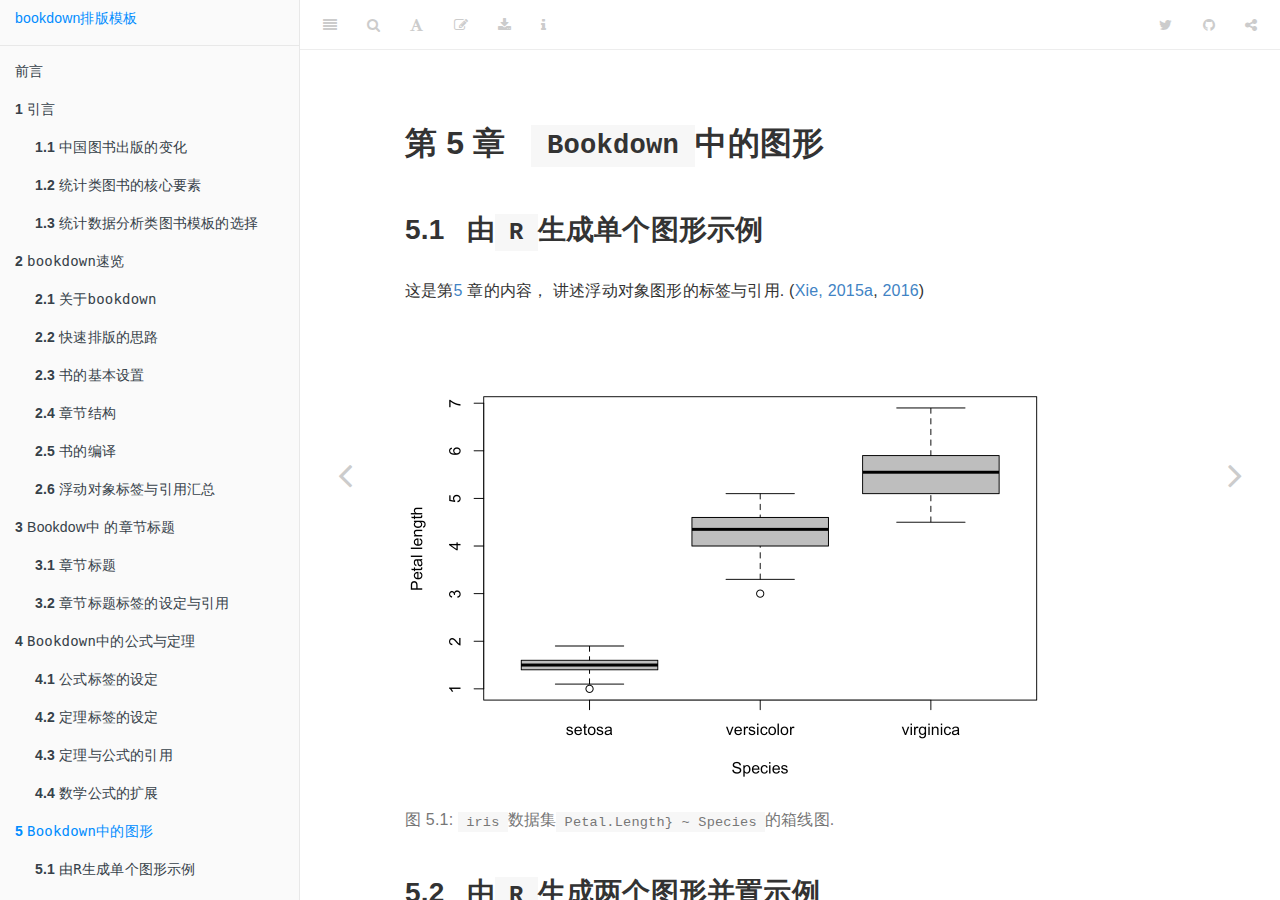
<file: figures.html>
<!DOCTYPE html>
<html lang="" xml:lang="">
<head>

  <meta charset="utf-8" />
  <meta http-equiv="X-UA-Compatible" content="IE=edge" />
  <title>第 5 章 Bookdown中的图形 | Bookdown中文书稿写作手册</title>
  <meta name="description" content="bookdown写书体验非常好." />
  <meta name="generator" content="bookdown 0.22 and GitBook 2.6.7" />

  <meta property="og:title" content="第 5 章 Bookdown中的图形 | Bookdown中文书稿写作手册" />
  <meta property="og:type" content="book" />
  <meta property="og:url" content="https://tangyc8866.github.io/bookdown-tyc/" />
  
  <meta property="og:description" content="bookdown写书体验非常好." />
  <meta name="github-repo" content="tangyc8866.github.io/bookdown-tyc/" />

  <meta name="twitter:card" content="summary" />
  <meta name="twitter:title" content="第 5 章 Bookdown中的图形 | Bookdown中文书稿写作手册" />
  
  <meta name="twitter:description" content="bookdown写书体验非常好." />
  

<meta name="author" content="汤银才" />


<meta name="date" content="2021-07-21" />

  <meta name="viewport" content="width=device-width, initial-scale=1" />
  <meta name="apple-mobile-web-app-capable" content="yes" />
  <meta name="apple-mobile-web-app-status-bar-style" content="black" />
  
  
<link rel="prev" href="formulas.html"/>
<link rel="next" href="tables.html"/>
<script src="libs/header-attrs-2.7/header-attrs.js"></script>
<script src="libs/jquery-2.2.3/jquery.min.js"></script>
<link href="libs/gitbook-2.6.7/css/style.css" rel="stylesheet" />
<link href="libs/gitbook-2.6.7/css/plugin-table.css" rel="stylesheet" />
<link href="libs/gitbook-2.6.7/css/plugin-bookdown.css" rel="stylesheet" />
<link href="libs/gitbook-2.6.7/css/plugin-highlight.css" rel="stylesheet" />
<link href="libs/gitbook-2.6.7/css/plugin-search.css" rel="stylesheet" />
<link href="libs/gitbook-2.6.7/css/plugin-fontsettings.css" rel="stylesheet" />
<link href="libs/gitbook-2.6.7/css/plugin-clipboard.css" rel="stylesheet" />









<link href="libs/anchor-sections-1.0.1/anchor-sections.css" rel="stylesheet" />
<script src="libs/anchor-sections-1.0.1/anchor-sections.js"></script>
<script type="text/x-mathjax-config">
MathJax.Hub.Config({
  jax: ["input/TeX","output/SVG"],
  extensions: ["tex2jax.js","MathMenu.js","MathZoom.js"],
  TeX: {
    Macros: {
       bm: ["{\\boldsymbol #1}",1],
    }, 
    extensions: ["AMSmath.js","AMSsymbols.js","noErrors.js","noUndefined.js"]
  }
});

</script>
<script type="text/javascript"
   src="http://127.0.0.1/MathJax/MathJax.js">
</script>


<style type="text/css">
pre > code.sourceCode { white-space: pre; position: relative; }
pre > code.sourceCode > span { display: inline-block; line-height: 1.25; }
pre > code.sourceCode > span:empty { height: 1.2em; }
.sourceCode { overflow: visible; }
code.sourceCode > span { color: inherit; text-decoration: inherit; }
pre.sourceCode { margin: 0; }
@media screen {
div.sourceCode { overflow: auto; }
}
@media print {
pre > code.sourceCode { white-space: pre-wrap; }
pre > code.sourceCode > span { text-indent: -5em; padding-left: 5em; }
}
pre.numberSource code
  { counter-reset: source-line 0; }
pre.numberSource code > span
  { position: relative; left: -4em; counter-increment: source-line; }
pre.numberSource code > span > a:first-child::before
  { content: counter(source-line);
    position: relative; left: -1em; text-align: right; vertical-align: baseline;
    border: none; display: inline-block;
    -webkit-touch-callout: none; -webkit-user-select: none;
    -khtml-user-select: none; -moz-user-select: none;
    -ms-user-select: none; user-select: none;
    padding: 0 4px; width: 4em;
    color: #aaaaaa;
  }
pre.numberSource { margin-left: 3em; border-left: 1px solid #aaaaaa;  padding-left: 4px; }
div.sourceCode
  {   }
@media screen {
pre > code.sourceCode > span > a:first-child::before { text-decoration: underline; }
}
code span.al { color: #ff0000; font-weight: bold; } /* Alert */
code span.an { color: #60a0b0; font-weight: bold; font-style: italic; } /* Annotation */
code span.at { color: #7d9029; } /* Attribute */
code span.bn { color: #40a070; } /* BaseN */
code span.bu { } /* BuiltIn */
code span.cf { color: #007020; font-weight: bold; } /* ControlFlow */
code span.ch { color: #4070a0; } /* Char */
code span.cn { color: #880000; } /* Constant */
code span.co { color: #60a0b0; font-style: italic; } /* Comment */
code span.cv { color: #60a0b0; font-weight: bold; font-style: italic; } /* CommentVar */
code span.do { color: #ba2121; font-style: italic; } /* Documentation */
code span.dt { color: #902000; } /* DataType */
code span.dv { color: #40a070; } /* DecVal */
code span.er { color: #ff0000; font-weight: bold; } /* Error */
code span.ex { } /* Extension */
code span.fl { color: #40a070; } /* Float */
code span.fu { color: #06287e; } /* Function */
code span.im { } /* Import */
code span.in { color: #60a0b0; font-weight: bold; font-style: italic; } /* Information */
code span.kw { color: #007020; font-weight: bold; } /* Keyword */
code span.op { color: #666666; } /* Operator */
code span.ot { color: #007020; } /* Other */
code span.pp { color: #bc7a00; } /* Preprocessor */
code span.sc { color: #4070a0; } /* SpecialChar */
code span.ss { color: #bb6688; } /* SpecialString */
code span.st { color: #4070a0; } /* String */
code span.va { color: #19177c; } /* Variable */
code span.vs { color: #4070a0; } /* VerbatimString */
code span.wa { color: #60a0b0; font-weight: bold; font-style: italic; } /* Warning */
</style>

<style type="text/css">
/* Used with Pandoc 2.11+ new --citeproc when CSL is used */
div.csl-bib-body { }
div.csl-entry {
  clear: both;
}
.hanging div.csl-entry {
  margin-left:2em;
  text-indent:-2em;
}
div.csl-left-margin {
  min-width:2em;
  float:left;
}
div.csl-right-inline {
  margin-left:2em;
  padding-left:1em;
}
div.csl-indent {
  margin-left: 2em;
}
</style>

<link rel="stylesheet" href="css/style.css" type="text/css" />
</head>

<body>



  <div class="book without-animation with-summary font-size-2 font-family-1" data-basepath=".">

    <div class="book-summary">
      <nav role="navigation">

<ul class="summary">
<li><a href="./">bookdown排版模板</a></li>

<li class="divider"></li>
<li class="chapter" data-level="" data-path="index.html"><a href="index.html"><i class="fa fa-check"></i>前言</a></li>
<li class="chapter" data-level="1" data-path="intro.html"><a href="intro.html"><i class="fa fa-check"></i><b>1</b> 引言</a>
<ul>
<li class="chapter" data-level="1.1" data-path="intro.html"><a href="intro.html#sec1-1"><i class="fa fa-check"></i><b>1.1</b> 中国图书出版的变化</a></li>
<li class="chapter" data-level="1.2" data-path="intro.html"><a href="intro.html#sec1-2"><i class="fa fa-check"></i><b>1.2</b> 统计类图书的核心要素</a></li>
<li class="chapter" data-level="1.3" data-path="intro.html"><a href="intro.html#sec1-3"><i class="fa fa-check"></i><b>1.3</b> 统计数据分析类图书模板的选择</a>
<ul>
<li class="chapter" data-level="1.3.1" data-path="intro.html"><a href="intro.html#sec1-3-1"><i class="fa fa-check"></i><b>1.3.1</b> 基于纯 <span class="math inline">\(\TeX\)</span> 模板</a></li>
<li class="chapter" data-level="1.3.2" data-path="intro.html"><a href="intro.html#sec1-3-2"><i class="fa fa-check"></i><b>1.3.2</b> <code>R</code>markdown与<span class="math inline">\(\TeX\)</span>的结合</a></li>
<li class="chapter" data-level="1.3.3" data-path="intro.html"><a href="intro.html#sec1-3-3"><i class="fa fa-check"></i><b>1.3.3</b> <code>Rmarkdown</code>向<code>Bookdown</code>过渡</a></li>
</ul></li>
</ul></li>
<li class="chapter" data-level="2" data-path="bookdown.html"><a href="bookdown.html"><i class="fa fa-check"></i><b>2</b> <code>bookdown</code>速览</a>
<ul>
<li class="chapter" data-level="2.1" data-path="bookdown.html"><a href="bookdown.html#sec2-1"><i class="fa fa-check"></i><b>2.1</b> 关于<code>bookdown</code></a></li>
<li class="chapter" data-level="2.2" data-path="bookdown.html"><a href="bookdown.html#sec2-2"><i class="fa fa-check"></i><b>2.2</b> 快速排版的思路</a></li>
<li class="chapter" data-level="2.3" data-path="bookdown.html"><a href="bookdown.html#sec2-3"><i class="fa fa-check"></i><b>2.3</b> 书的基本设置</a>
<ul>
<li class="chapter" data-level="2.3.1" data-path="bookdown.html"><a href="bookdown.html#index.rmd文件"><i class="fa fa-check"></i><b>2.3.1</b> <code>index.Rmd</code>文件</a></li>
<li class="chapter" data-level="2.3.2" data-path="bookdown.html"><a href="bookdown.html#bookdown.yml文件"><i class="fa fa-check"></i><b>2.3.2</b> <code>_bookdown.yml</code>文件</a></li>
<li class="chapter" data-level="2.3.3" data-path="bookdown.html"><a href="bookdown.html#output.yml文件"><i class="fa fa-check"></i><b>2.3.3</b> <code>_output.yml</code>文件</a></li>
</ul></li>
<li class="chapter" data-level="2.4" data-path="bookdown.html"><a href="bookdown.html#sec2-4"><i class="fa fa-check"></i><b>2.4</b> 章节结构</a></li>
<li class="chapter" data-level="2.5" data-path="bookdown.html"><a href="bookdown.html#sec2-5"><i class="fa fa-check"></i><b>2.5</b> 书的编译</a></li>
<li class="chapter" data-level="2.6" data-path="bookdown.html"><a href="bookdown.html#sec2-6"><i class="fa fa-check"></i><b>2.6</b> 浮动对象标签与引用汇总</a></li>
</ul></li>
<li class="chapter" data-level="3" data-path="sections.html"><a href="sections.html"><i class="fa fa-check"></i><b>3</b> Bookdow中 的章节标题</a>
<ul>
<li class="chapter" data-level="3.1" data-path="sections.html"><a href="sections.html#sec3-1"><i class="fa fa-check"></i><b>3.1</b> 章节标题</a></li>
<li class="chapter" data-level="3.2" data-path="sections.html"><a href="sections.html#sec3-2"><i class="fa fa-check"></i><b>3.2</b> 章节标题标签的设定与引用</a></li>
</ul></li>
<li class="chapter" data-level="4" data-path="formulas.html"><a href="formulas.html"><i class="fa fa-check"></i><b>4</b> <code>Bookdown</code>中的公式与定理</a>
<ul>
<li class="chapter" data-level="4.1" data-path="formulas.html"><a href="formulas.html#sec4-1"><i class="fa fa-check"></i><b>4.1</b> 公式标签的设定</a></li>
<li class="chapter" data-level="4.2" data-path="formulas.html"><a href="formulas.html#sec4-2"><i class="fa fa-check"></i><b>4.2</b> 定理标签的设定</a></li>
<li class="chapter" data-level="4.3" data-path="formulas.html"><a href="formulas.html#sec4-3"><i class="fa fa-check"></i><b>4.3</b> 定理与公式的引用</a></li>
<li class="chapter" data-level="4.4" data-path="formulas.html"><a href="formulas.html#sec4-4"><i class="fa fa-check"></i><b>4.4</b> 数学公式的扩展</a></li>
</ul></li>
<li class="chapter" data-level="5" data-path="figures.html"><a href="figures.html"><i class="fa fa-check"></i><b>5</b> <code>Bookdown</code>中的图形</a>
<ul>
<li class="chapter" data-level="5.1" data-path="figures.html"><a href="figures.html#sec5-1"><i class="fa fa-check"></i><b>5.1</b> 由<code>R</code>生成单个图形示例</a></li>
<li class="chapter" data-level="5.2" data-path="figures.html"><a href="figures.html#sec5-2"><i class="fa fa-check"></i><b>5.2</b> 由<code>R</code>生成两个图形并置示例</a></li>
<li class="chapter" data-level="5.3" data-path="figures.html"><a href="figures.html#sec5-3"><i class="fa fa-check"></i><b>5.3</b> 由<code>R</code>生成两个图形堆叠示例</a></li>
<li class="chapter" data-level="5.4" data-path="figures.html"><a href="figures.html#sec5-4"><i class="fa fa-check"></i><b>5.4</b> 静态图形示例</a></li>
<li class="chapter" data-level="5.5" data-path="figures.html"><a href="figures.html#sec5-5"><i class="fa fa-check"></i><b>5.5</b> 图形引用</a></li>
</ul></li>
<li class="chapter" data-level="6" data-path="tables.html"><a href="tables.html"><i class="fa fa-check"></i><b>6</b> <code>Bookdown</code>中的表格</a>
<ul>
<li class="chapter" data-level="6.1" data-path="tables.html"><a href="tables.html#sec6-1"><i class="fa fa-check"></i><b>6.1</b> 表格示例1：由数据生成表格</a></li>
<li class="chapter" data-level="6.2" data-path="tables.html"><a href="tables.html#sec6-2"><i class="fa fa-check"></i><b>6.2</b> 表格示例2: 由数据框构造表格</a></li>
<li class="chapter" data-level="6.3" data-path="tables.html"><a href="tables.html#sec6-3"><i class="fa fa-check"></i><b>6.3</b> 表格引用</a></li>
</ul></li>
<li class="chapter" data-level="7" data-path="textref.html"><a href="textref.html"><i class="fa fa-check"></i><b>7</b> <code>Bookdown</code>中的文本参考</a>
<ul>
<li class="chapter" data-level="7.1" data-path="textref.html"><a href="textref.html#sec7-1"><i class="fa fa-check"></i><b>7.1</b> 文本标签的设定与引用</a></li>
<li class="chapter" data-level="7.2" data-path="textref.html"><a href="textref.html#sec7-2"><i class="fa fa-check"></i><b>7.2</b> 文本引用场景</a></li>
</ul></li>
<li class="chapter" data-level="8" data-path="bibs.html"><a href="bibs.html"><i class="fa fa-check"></i><b>8</b> <code>Bookdown</code>中的文献排版</a>
<ul>
<li class="chapter" data-level="8.1" data-path="bibs.html"><a href="bibs.html#sec8-1"><i class="fa fa-check"></i><b>8.1</b> 文献库建立样例</a></li>
<li class="chapter" data-level="8.2" data-path="bibs.html"><a href="bibs.html#sec8-2"><i class="fa fa-check"></i><b>8.2</b> 文献风格</a></li>
<li class="chapter" data-level="8.3" data-path="bibs.html"><a href="bibs.html#sec8-3"><i class="fa fa-check"></i><b>8.3</b> 中文文献风格的设置</a></li>
<li class="chapter" data-level="8.4" data-path="bibs.html"><a href="bibs.html#sec8-4"><i class="fa fa-check"></i><b>8.4</b> 文献库的建立工具</a></li>
</ul></li>
<li class="appendix"><span><b>附录</b></span></li>
<li class="chapter" data-level="A" data-path="mjx.html"><a href="mjx.html"><i class="fa fa-check"></i><b>A</b> <code>Mathjax</code>的离线安装与使用</a>
<ul>
<li class="chapter" data-level="A.1" data-path="mjx.html"><a href="mjx.html#sec9-1"><i class="fa fa-check"></i><b>A.1</b> mathjax 说明</a></li>
<li class="chapter" data-level="A.2" data-path="mjx.html"><a href="mjx.html#sec9-2"><i class="fa fa-check"></i><b>A.2</b> 调用远程服务器上的<code>mathjax</code></a></li>
<li class="chapter" data-level="A.3" data-path="mjx.html"><a href="mjx.html#sec9-3"><i class="fa fa-check"></i><b>A.3</b> <code>mathjax</code>本地服务器的安装与使用</a></li>
</ul></li>
<li class="chapter" data-level="B" data-path="biber.html"><a href="biber.html"><i class="fa fa-check"></i><b>B</b> 基于<code>biblatex</code>生成参考文献</a>
<ul>
<li class="chapter" data-level="B.1" data-path="biber.html"><a href="biber.html#sec10-1"><i class="fa fa-check"></i><b>B.1</b> bibtex 与 biber, natbib 与 biblatex 比较</a>
<ul>
<li class="chapter" data-level="B.1.1" data-path="biber.html"><a href="biber.html#概述"><i class="fa fa-check"></i><b>B.1.1</b> 概述</a></li>
<li class="chapter" data-level="B.1.2" data-path="biber.html"><a href="biber.html#natbib-的优点"><i class="fa fa-check"></i><b>B.1.2</b> <code>natbib</code> 的优点</a></li>
<li class="chapter" data-level="B.1.3" data-path="biber.html"><a href="biber.html#biblatex-的优缺点"><i class="fa fa-check"></i><b>B.1.3</b> biblatex 的优缺点</a></li>
</ul></li>
<li class="chapter" data-level="B.2" data-path="biber.html"><a href="biber.html#sec10-2"><i class="fa fa-check"></i><b>B.2</b> biblatex 的在<span class="math inline">\(\TeX\)</span>中的使用样例</a></li>
<li class="chapter" data-level="B.3" data-path="biber.html"><a href="biber.html#sec10-3"><i class="fa fa-check"></i><b>B.3</b> <code>biblatex</code>在<code>bookdown</code>中的使用</a></li>
</ul></li>
<li class="chapter" data-level="" data-path="references.html"><a href="references.html"><i class="fa fa-check"></i>参考文献</a></li>
<li class="divider"></li>
<li><a href="https://bookdown.org" target="blank">本书由 bookdown 强力驱动</a></li>

</ul>

      </nav>
    </div>

    <div class="book-body">
      <div class="body-inner">
        <div class="book-header" role="navigation">
          <h1>
            <i class="fa fa-circle-o-notch fa-spin"></i><a href="./">Bookdown中文书稿写作手册</a>
          </h1>
        </div>

        <div class="page-wrapper" tabindex="-1" role="main">
          <div class="page-inner">

            <section class="normal" id="section-">
<div id="figures" class="section level1" number="5">
<h1><span class="header-section-number">第 5 章</span> <code>Bookdown</code>中的图形</h1>
<div id="sec5-1" class="section level2" number="5.1">
<h2><span class="header-section-number">5.1</span> 由<code>R</code>生成单个图形示例</h2>
<p>这是第<a href="figures.html#figures">5</a> 章的内容， 讲述浮动对象图形的标签与引用. <span class="citation">(<a href="#ref-xie2015" role="doc-biblioref">Xie, 2015a</a>, <a href="#ref-bookdown2016" role="doc-biblioref">2016</a>)</span></p>

<div class="figure"><span id="fig:fig4-1"></span>
<img src="005-figures_files/figure-html/fig4-1-1.png" alt="iris数据集Petal.Length} ~ Species的箱线图." width="672" />
<p class="caption">
图 5.1: <code>iris</code>数据集<code>Petal.Length} ~ Species</code>的箱线图.
</p>
</div>
</div>
<div id="sec5-2" class="section level2" number="5.2">
<h2><span class="header-section-number">5.2</span> 由<code>R</code>生成两个图形并置示例</h2>
<p>在<code>R</code>的代码块选项中设置<code>out.width='50%'</code>, <code>fig.show='hold'</code>就可获得二个图形的并置.</p>

<div class="figure"><span id="fig:fig4-2"></span>
<img src="005-figures_files/figure-html/fig4-2-1.png" alt="iris数据集Petal.Length} ~ Species 的散点图. 右侧的图像中散点类型通过Species因子的水平给出，见图例. 直线为数据集拟合线性模型的结果." width="50%" /><img src="005-figures_files/figure-html/fig4-2-2.png" alt="iris数据集Petal.Length} ~ Species 的散点图. 右侧的图像中散点类型通过Species因子的水平给出，见图例. 直线为数据集拟合线性模型的结果." width="50%" />
<p class="caption">
图 5.2: <code>iris</code>数据集<code>Petal.Length} ~ Species</code> 的散点图. 右侧的图像中散点类型通过<code>Species</code>因子的水平给出，见图例. 直线为数据集拟合线性模型的结果.
</p>
</div>
</div>
<div id="sec5-3" class="section level2" number="5.3">
<h2><span class="header-section-number">5.3</span> 由<code>R</code>生成两个图形堆叠示例</h2>
<p>在<code>R</code>的代码块选项中设置<code>out.width='90%'</code>, <code>fig.show='hold'</code>就可获得二个图形的并置.</p>

<div class="figure"><span id="fig:fig4-3"></span>
<img src="005-figures_files/figure-html/fig4-3-1.png" alt="iris数据集Petal.Length} ~ Species 的散点图. 下方的图像中散点类型通过Species因子的水平给出，见图例. 直线为数据集拟合线性模型的结果." width="90%" /><img src="005-figures_files/figure-html/fig4-3-2.png" alt="iris数据集Petal.Length} ~ Species 的散点图. 下方的图像中散点类型通过Species因子的水平给出，见图例. 直线为数据集拟合线性模型的结果." width="90%" />
<p class="caption">
图 5.3: <code>iris</code>数据集<code>Petal.Length} ~ Species</code> 的散点图. 下方的图像中散点类型通过<code>Species</code>因子的水平给出，见图例. 直线为数据集拟合线性模型的结果.
</p>
</div>
</div>
<div id="sec5-4" class="section level2" number="5.4">
<h2><span class="header-section-number">5.4</span> 静态图形示例</h2>
<p>在<code>Bookdwon</code>中插入本地图形可使用命令(示例为<code>R</code>logo)</p>
<div class="sourceCode" id="cb17"><pre class="sourceCode r"><code class="sourceCode r"><span id="cb17-1"><a href="figures.html#cb17-1" aria-hidden="true" tabindex="-1"></a>knitr<span class="sc">::</span><span class="fu">include_graphics</span>(<span class="st">&quot;figures/Rlogo.png&quot;</span>)</span></code></pre></div>

<div class="figure" style="text-align: center"><span id="fig:fig4-4"></span>
<img src="figures/Rlogo.png" alt="R logo" width="70%" />
<p class="caption">
图 5.4: R logo
</p>
</div>
</div>
<div id="sec5-5" class="section level2" number="5.5">
<h2><span class="header-section-number">5.5</span> 图形引用</h2>
<p>图形引用通过<code>R</code>代码块的标签引用, 并带前缀<code>fig:</code>, 例如</p>
<pre><code>图\@ref(fig:fig4-2)和图\@ref(fig:fig4-3)为两个图的并置与堆叠. </code></pre>
<p>输出为:</p>
<p>图<a href="figures.html#fig:fig4-2">5.2</a>和图<a href="figures.html#fig:fig4-3">5.3</a>为两个图的并置与堆叠.</p>

</div>
</div>
<h3>参考文献</h3>
<div id="refs" class="references csl-bib-body hanging-indent" line-spacing="2">
<div id="ref-xie2015" class="csl-entry">
Xie, Y. (2015a). <em>Dynamic documents with <span>R</span> and knitr</em> (2nd ed.). Boca Raton, Florida: Chapman; Hall/CRC. Retrieved from <a href="http://yihui.name/knitr/">http://yihui.name/knitr/</a>
</div>
<div id="ref-bookdown2016" class="csl-entry">
Xie, Y. (2016). <em>Bookdown: Authoring books and technical documents with <span>R</span> markdown</em>. Boca Raton, Florida: Chapman; Hall/CRC. Retrieved from <a href="https://bookdown.org/yihui/bookdown">https://bookdown.org/yihui/bookdown</a>
</div>
</div>
            </section>

          </div>
        </div>
      </div>
<a href="formulas.html" class="navigation navigation-prev " aria-label="Previous page"><i class="fa fa-angle-left"></i></a>
<a href="tables.html" class="navigation navigation-next " aria-label="Next page"><i class="fa fa-angle-right"></i></a>
    </div>
  </div>
<script src="libs/gitbook-2.6.7/js/app.min.js"></script>
<script src="libs/gitbook-2.6.7/js/lunr.js"></script>
<script src="libs/gitbook-2.6.7/js/clipboard.min.js"></script>
<script src="libs/gitbook-2.6.7/js/plugin-search.js"></script>
<script src="libs/gitbook-2.6.7/js/plugin-sharing.js"></script>
<script src="libs/gitbook-2.6.7/js/plugin-fontsettings.js"></script>
<script src="libs/gitbook-2.6.7/js/plugin-bookdown.js"></script>
<script src="libs/gitbook-2.6.7/js/jquery.highlight.js"></script>
<script src="libs/gitbook-2.6.7/js/plugin-clipboard.js"></script>
<script>
gitbook.require(["gitbook"], function(gitbook) {
gitbook.start({
"sharing": {
"github": true,
"facebook": false,
"twitter": true,
"linkedin": false,
"weibo": false,
"instapaper": false,
"vk": false,
"whatsapp": false,
"all": ["facebook", "twitter", "linkedin", "weibo", "instapaper"]
},
"fontsettings": {
"theme": "white",
"family": "sans",
"size": 2
},
"edit": {
"link": "https://github.com/yihui/bookdown-chinese/edit/master/005-figures.Rmd",
"text": "编辑"
},
"history": {
"link": null,
"text": null
},
"view": {
"link": null,
"text": null
},
"download": ["bookdown-tutorial.pdf", "bookdown-tutorial.epub"],
"toc": {
"collapse": "subsection",
"scroll_highlight": true
}
});
});
</script>

<!-- dynamically load mathjax for compatibility with self-contained -->
<script>
  (function () {
    var script = document.createElement("script");
    script.type = "text/javascript";
    var src = "true";
    if (src === "" || src === "true") src = "https://mathjax.rstudio.com/latest/MathJax.js?config=TeX-MML-AM_CHTML";
    if (location.protocol !== "file:")
      if (/^https?:/.test(src))
        src = src.replace(/^https?:/, '');
    script.src = src;
    document.getElementsByTagName("head")[0].appendChild(script);
  })();
</script>
</body>

</html>
</file>
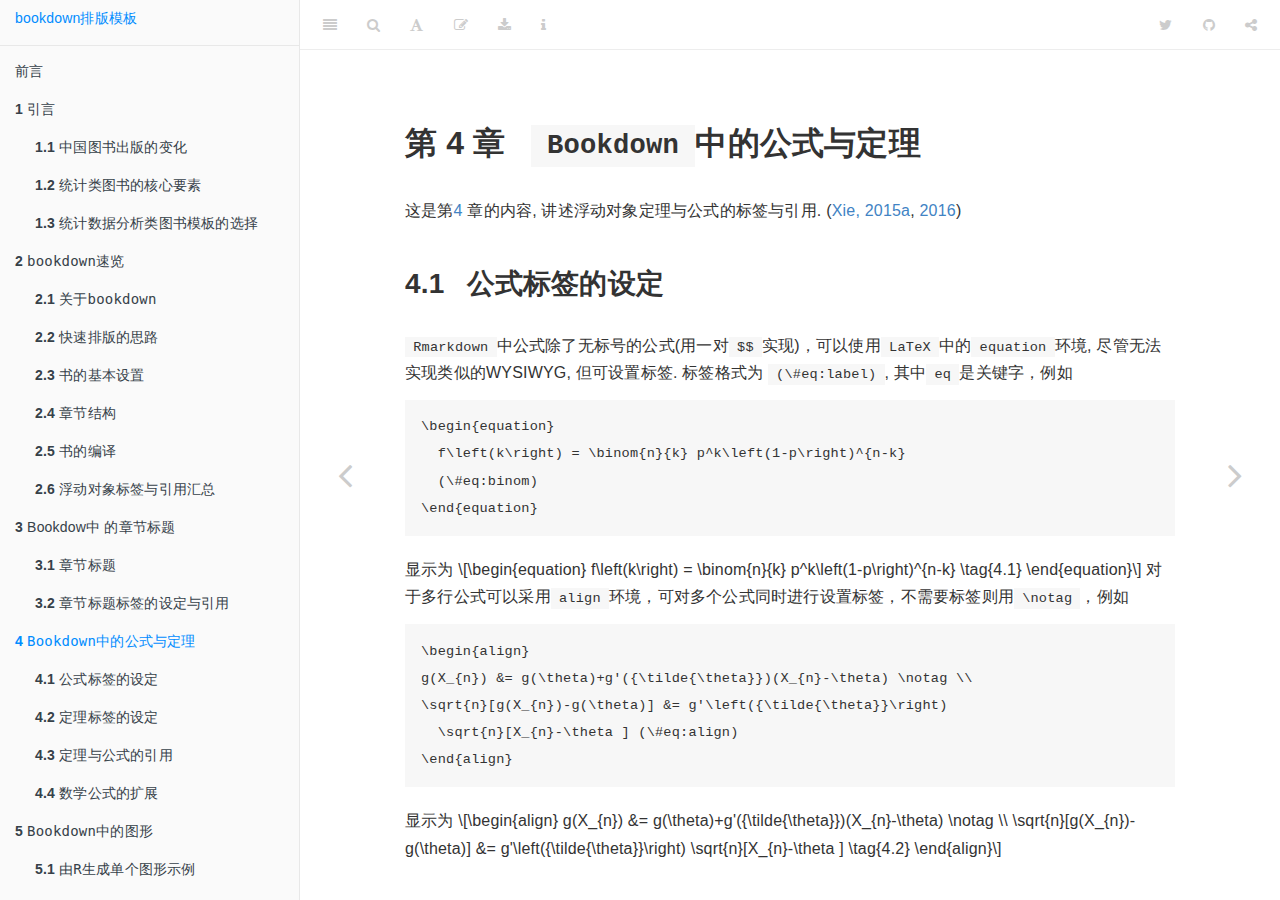
<file: formulas.html>
<!DOCTYPE html>
<html lang="" xml:lang="">
<head>

  <meta charset="utf-8" />
  <meta http-equiv="X-UA-Compatible" content="IE=edge" />
  <title>第 4 章 Bookdown中的公式与定理 | Bookdown中文书稿写作手册</title>
  <meta name="description" content="bookdown写书体验非常好." />
  <meta name="generator" content="bookdown 0.22 and GitBook 2.6.7" />

  <meta property="og:title" content="第 4 章 Bookdown中的公式与定理 | Bookdown中文书稿写作手册" />
  <meta property="og:type" content="book" />
  <meta property="og:url" content="https://tangyc8866.github.io/bookdown-tyc/" />
  
  <meta property="og:description" content="bookdown写书体验非常好." />
  <meta name="github-repo" content="tangyc8866.github.io/bookdown-tyc/" />

  <meta name="twitter:card" content="summary" />
  <meta name="twitter:title" content="第 4 章 Bookdown中的公式与定理 | Bookdown中文书稿写作手册" />
  
  <meta name="twitter:description" content="bookdown写书体验非常好." />
  

<meta name="author" content="汤银才" />


<meta name="date" content="2021-07-21" />

  <meta name="viewport" content="width=device-width, initial-scale=1" />
  <meta name="apple-mobile-web-app-capable" content="yes" />
  <meta name="apple-mobile-web-app-status-bar-style" content="black" />
  
  
<link rel="prev" href="sections.html"/>
<link rel="next" href="figures.html"/>
<script src="libs/header-attrs-2.7/header-attrs.js"></script>
<script src="libs/jquery-2.2.3/jquery.min.js"></script>
<link href="libs/gitbook-2.6.7/css/style.css" rel="stylesheet" />
<link href="libs/gitbook-2.6.7/css/plugin-table.css" rel="stylesheet" />
<link href="libs/gitbook-2.6.7/css/plugin-bookdown.css" rel="stylesheet" />
<link href="libs/gitbook-2.6.7/css/plugin-highlight.css" rel="stylesheet" />
<link href="libs/gitbook-2.6.7/css/plugin-search.css" rel="stylesheet" />
<link href="libs/gitbook-2.6.7/css/plugin-fontsettings.css" rel="stylesheet" />
<link href="libs/gitbook-2.6.7/css/plugin-clipboard.css" rel="stylesheet" />









<link href="libs/anchor-sections-1.0.1/anchor-sections.css" rel="stylesheet" />
<script src="libs/anchor-sections-1.0.1/anchor-sections.js"></script>
<script type="text/x-mathjax-config">
MathJax.Hub.Config({
  jax: ["input/TeX","output/SVG"],
  extensions: ["tex2jax.js","MathMenu.js","MathZoom.js"],
  TeX: {
    Macros: {
       bm: ["{\\boldsymbol #1}",1],
    }, 
    extensions: ["AMSmath.js","AMSsymbols.js","noErrors.js","noUndefined.js"]
  }
});

</script>
<script type="text/javascript"
   src="http://127.0.0.1/MathJax/MathJax.js">
</script>


<style type="text/css">
pre > code.sourceCode { white-space: pre; position: relative; }
pre > code.sourceCode > span { display: inline-block; line-height: 1.25; }
pre > code.sourceCode > span:empty { height: 1.2em; }
.sourceCode { overflow: visible; }
code.sourceCode > span { color: inherit; text-decoration: inherit; }
pre.sourceCode { margin: 0; }
@media screen {
div.sourceCode { overflow: auto; }
}
@media print {
pre > code.sourceCode { white-space: pre-wrap; }
pre > code.sourceCode > span { text-indent: -5em; padding-left: 5em; }
}
pre.numberSource code
  { counter-reset: source-line 0; }
pre.numberSource code > span
  { position: relative; left: -4em; counter-increment: source-line; }
pre.numberSource code > span > a:first-child::before
  { content: counter(source-line);
    position: relative; left: -1em; text-align: right; vertical-align: baseline;
    border: none; display: inline-block;
    -webkit-touch-callout: none; -webkit-user-select: none;
    -khtml-user-select: none; -moz-user-select: none;
    -ms-user-select: none; user-select: none;
    padding: 0 4px; width: 4em;
    color: #aaaaaa;
  }
pre.numberSource { margin-left: 3em; border-left: 1px solid #aaaaaa;  padding-left: 4px; }
div.sourceCode
  {   }
@media screen {
pre > code.sourceCode > span > a:first-child::before { text-decoration: underline; }
}
code span.al { color: #ff0000; font-weight: bold; } /* Alert */
code span.an { color: #60a0b0; font-weight: bold; font-style: italic; } /* Annotation */
code span.at { color: #7d9029; } /* Attribute */
code span.bn { color: #40a070; } /* BaseN */
code span.bu { } /* BuiltIn */
code span.cf { color: #007020; font-weight: bold; } /* ControlFlow */
code span.ch { color: #4070a0; } /* Char */
code span.cn { color: #880000; } /* Constant */
code span.co { color: #60a0b0; font-style: italic; } /* Comment */
code span.cv { color: #60a0b0; font-weight: bold; font-style: italic; } /* CommentVar */
code span.do { color: #ba2121; font-style: italic; } /* Documentation */
code span.dt { color: #902000; } /* DataType */
code span.dv { color: #40a070; } /* DecVal */
code span.er { color: #ff0000; font-weight: bold; } /* Error */
code span.ex { } /* Extension */
code span.fl { color: #40a070; } /* Float */
code span.fu { color: #06287e; } /* Function */
code span.im { } /* Import */
code span.in { color: #60a0b0; font-weight: bold; font-style: italic; } /* Information */
code span.kw { color: #007020; font-weight: bold; } /* Keyword */
code span.op { color: #666666; } /* Operator */
code span.ot { color: #007020; } /* Other */
code span.pp { color: #bc7a00; } /* Preprocessor */
code span.sc { color: #4070a0; } /* SpecialChar */
code span.ss { color: #bb6688; } /* SpecialString */
code span.st { color: #4070a0; } /* String */
code span.va { color: #19177c; } /* Variable */
code span.vs { color: #4070a0; } /* VerbatimString */
code span.wa { color: #60a0b0; font-weight: bold; font-style: italic; } /* Warning */
</style>

<style type="text/css">
/* Used with Pandoc 2.11+ new --citeproc when CSL is used */
div.csl-bib-body { }
div.csl-entry {
  clear: both;
}
.hanging div.csl-entry {
  margin-left:2em;
  text-indent:-2em;
}
div.csl-left-margin {
  min-width:2em;
  float:left;
}
div.csl-right-inline {
  margin-left:2em;
  padding-left:1em;
}
div.csl-indent {
  margin-left: 2em;
}
</style>

<link rel="stylesheet" href="css/style.css" type="text/css" />
</head>

<body>



  <div class="book without-animation with-summary font-size-2 font-family-1" data-basepath=".">

    <div class="book-summary">
      <nav role="navigation">

<ul class="summary">
<li><a href="./">bookdown排版模板</a></li>

<li class="divider"></li>
<li class="chapter" data-level="" data-path="index.html"><a href="index.html"><i class="fa fa-check"></i>前言</a></li>
<li class="chapter" data-level="1" data-path="intro.html"><a href="intro.html"><i class="fa fa-check"></i><b>1</b> 引言</a>
<ul>
<li class="chapter" data-level="1.1" data-path="intro.html"><a href="intro.html#sec1-1"><i class="fa fa-check"></i><b>1.1</b> 中国图书出版的变化</a></li>
<li class="chapter" data-level="1.2" data-path="intro.html"><a href="intro.html#sec1-2"><i class="fa fa-check"></i><b>1.2</b> 统计类图书的核心要素</a></li>
<li class="chapter" data-level="1.3" data-path="intro.html"><a href="intro.html#sec1-3"><i class="fa fa-check"></i><b>1.3</b> 统计数据分析类图书模板的选择</a>
<ul>
<li class="chapter" data-level="1.3.1" data-path="intro.html"><a href="intro.html#sec1-3-1"><i class="fa fa-check"></i><b>1.3.1</b> 基于纯 <span class="math inline">\(\TeX\)</span> 模板</a></li>
<li class="chapter" data-level="1.3.2" data-path="intro.html"><a href="intro.html#sec1-3-2"><i class="fa fa-check"></i><b>1.3.2</b> <code>R</code>markdown与<span class="math inline">\(\TeX\)</span>的结合</a></li>
<li class="chapter" data-level="1.3.3" data-path="intro.html"><a href="intro.html#sec1-3-3"><i class="fa fa-check"></i><b>1.3.3</b> <code>Rmarkdown</code>向<code>Bookdown</code>过渡</a></li>
</ul></li>
</ul></li>
<li class="chapter" data-level="2" data-path="bookdown.html"><a href="bookdown.html"><i class="fa fa-check"></i><b>2</b> <code>bookdown</code>速览</a>
<ul>
<li class="chapter" data-level="2.1" data-path="bookdown.html"><a href="bookdown.html#sec2-1"><i class="fa fa-check"></i><b>2.1</b> 关于<code>bookdown</code></a></li>
<li class="chapter" data-level="2.2" data-path="bookdown.html"><a href="bookdown.html#sec2-2"><i class="fa fa-check"></i><b>2.2</b> 快速排版的思路</a></li>
<li class="chapter" data-level="2.3" data-path="bookdown.html"><a href="bookdown.html#sec2-3"><i class="fa fa-check"></i><b>2.3</b> 书的基本设置</a>
<ul>
<li class="chapter" data-level="2.3.1" data-path="bookdown.html"><a href="bookdown.html#index.rmd文件"><i class="fa fa-check"></i><b>2.3.1</b> <code>index.Rmd</code>文件</a></li>
<li class="chapter" data-level="2.3.2" data-path="bookdown.html"><a href="bookdown.html#bookdown.yml文件"><i class="fa fa-check"></i><b>2.3.2</b> <code>_bookdown.yml</code>文件</a></li>
<li class="chapter" data-level="2.3.3" data-path="bookdown.html"><a href="bookdown.html#output.yml文件"><i class="fa fa-check"></i><b>2.3.3</b> <code>_output.yml</code>文件</a></li>
</ul></li>
<li class="chapter" data-level="2.4" data-path="bookdown.html"><a href="bookdown.html#sec2-4"><i class="fa fa-check"></i><b>2.4</b> 章节结构</a></li>
<li class="chapter" data-level="2.5" data-path="bookdown.html"><a href="bookdown.html#sec2-5"><i class="fa fa-check"></i><b>2.5</b> 书的编译</a></li>
<li class="chapter" data-level="2.6" data-path="bookdown.html"><a href="bookdown.html#sec2-6"><i class="fa fa-check"></i><b>2.6</b> 浮动对象标签与引用汇总</a></li>
</ul></li>
<li class="chapter" data-level="3" data-path="sections.html"><a href="sections.html"><i class="fa fa-check"></i><b>3</b> Bookdow中 的章节标题</a>
<ul>
<li class="chapter" data-level="3.1" data-path="sections.html"><a href="sections.html#sec3-1"><i class="fa fa-check"></i><b>3.1</b> 章节标题</a></li>
<li class="chapter" data-level="3.2" data-path="sections.html"><a href="sections.html#sec3-2"><i class="fa fa-check"></i><b>3.2</b> 章节标题标签的设定与引用</a></li>
</ul></li>
<li class="chapter" data-level="4" data-path="formulas.html"><a href="formulas.html"><i class="fa fa-check"></i><b>4</b> <code>Bookdown</code>中的公式与定理</a>
<ul>
<li class="chapter" data-level="4.1" data-path="formulas.html"><a href="formulas.html#sec4-1"><i class="fa fa-check"></i><b>4.1</b> 公式标签的设定</a></li>
<li class="chapter" data-level="4.2" data-path="formulas.html"><a href="formulas.html#sec4-2"><i class="fa fa-check"></i><b>4.2</b> 定理标签的设定</a></li>
<li class="chapter" data-level="4.3" data-path="formulas.html"><a href="formulas.html#sec4-3"><i class="fa fa-check"></i><b>4.3</b> 定理与公式的引用</a></li>
<li class="chapter" data-level="4.4" data-path="formulas.html"><a href="formulas.html#sec4-4"><i class="fa fa-check"></i><b>4.4</b> 数学公式的扩展</a></li>
</ul></li>
<li class="chapter" data-level="5" data-path="figures.html"><a href="figures.html"><i class="fa fa-check"></i><b>5</b> <code>Bookdown</code>中的图形</a>
<ul>
<li class="chapter" data-level="5.1" data-path="figures.html"><a href="figures.html#sec5-1"><i class="fa fa-check"></i><b>5.1</b> 由<code>R</code>生成单个图形示例</a></li>
<li class="chapter" data-level="5.2" data-path="figures.html"><a href="figures.html#sec5-2"><i class="fa fa-check"></i><b>5.2</b> 由<code>R</code>生成两个图形并置示例</a></li>
<li class="chapter" data-level="5.3" data-path="figures.html"><a href="figures.html#sec5-3"><i class="fa fa-check"></i><b>5.3</b> 由<code>R</code>生成两个图形堆叠示例</a></li>
<li class="chapter" data-level="5.4" data-path="figures.html"><a href="figures.html#sec5-4"><i class="fa fa-check"></i><b>5.4</b> 静态图形示例</a></li>
<li class="chapter" data-level="5.5" data-path="figures.html"><a href="figures.html#sec5-5"><i class="fa fa-check"></i><b>5.5</b> 图形引用</a></li>
</ul></li>
<li class="chapter" data-level="6" data-path="tables.html"><a href="tables.html"><i class="fa fa-check"></i><b>6</b> <code>Bookdown</code>中的表格</a>
<ul>
<li class="chapter" data-level="6.1" data-path="tables.html"><a href="tables.html#sec6-1"><i class="fa fa-check"></i><b>6.1</b> 表格示例1：由数据生成表格</a></li>
<li class="chapter" data-level="6.2" data-path="tables.html"><a href="tables.html#sec6-2"><i class="fa fa-check"></i><b>6.2</b> 表格示例2: 由数据框构造表格</a></li>
<li class="chapter" data-level="6.3" data-path="tables.html"><a href="tables.html#sec6-3"><i class="fa fa-check"></i><b>6.3</b> 表格引用</a></li>
</ul></li>
<li class="chapter" data-level="7" data-path="textref.html"><a href="textref.html"><i class="fa fa-check"></i><b>7</b> <code>Bookdown</code>中的文本参考</a>
<ul>
<li class="chapter" data-level="7.1" data-path="textref.html"><a href="textref.html#sec7-1"><i class="fa fa-check"></i><b>7.1</b> 文本标签的设定与引用</a></li>
<li class="chapter" data-level="7.2" data-path="textref.html"><a href="textref.html#sec7-2"><i class="fa fa-check"></i><b>7.2</b> 文本引用场景</a></li>
</ul></li>
<li class="chapter" data-level="8" data-path="bibs.html"><a href="bibs.html"><i class="fa fa-check"></i><b>8</b> <code>Bookdown</code>中的文献排版</a>
<ul>
<li class="chapter" data-level="8.1" data-path="bibs.html"><a href="bibs.html#sec8-1"><i class="fa fa-check"></i><b>8.1</b> 文献库建立样例</a></li>
<li class="chapter" data-level="8.2" data-path="bibs.html"><a href="bibs.html#sec8-2"><i class="fa fa-check"></i><b>8.2</b> 文献风格</a></li>
<li class="chapter" data-level="8.3" data-path="bibs.html"><a href="bibs.html#sec8-3"><i class="fa fa-check"></i><b>8.3</b> 中文文献风格的设置</a></li>
<li class="chapter" data-level="8.4" data-path="bibs.html"><a href="bibs.html#sec8-4"><i class="fa fa-check"></i><b>8.4</b> 文献库的建立工具</a></li>
</ul></li>
<li class="appendix"><span><b>附录</b></span></li>
<li class="chapter" data-level="A" data-path="mjx.html"><a href="mjx.html"><i class="fa fa-check"></i><b>A</b> <code>Mathjax</code>的离线安装与使用</a>
<ul>
<li class="chapter" data-level="A.1" data-path="mjx.html"><a href="mjx.html#sec9-1"><i class="fa fa-check"></i><b>A.1</b> mathjax 说明</a></li>
<li class="chapter" data-level="A.2" data-path="mjx.html"><a href="mjx.html#sec9-2"><i class="fa fa-check"></i><b>A.2</b> 调用远程服务器上的<code>mathjax</code></a></li>
<li class="chapter" data-level="A.3" data-path="mjx.html"><a href="mjx.html#sec9-3"><i class="fa fa-check"></i><b>A.3</b> <code>mathjax</code>本地服务器的安装与使用</a></li>
</ul></li>
<li class="chapter" data-level="B" data-path="biber.html"><a href="biber.html"><i class="fa fa-check"></i><b>B</b> 基于<code>biblatex</code>生成参考文献</a>
<ul>
<li class="chapter" data-level="B.1" data-path="biber.html"><a href="biber.html#sec10-1"><i class="fa fa-check"></i><b>B.1</b> bibtex 与 biber, natbib 与 biblatex 比较</a>
<ul>
<li class="chapter" data-level="B.1.1" data-path="biber.html"><a href="biber.html#概述"><i class="fa fa-check"></i><b>B.1.1</b> 概述</a></li>
<li class="chapter" data-level="B.1.2" data-path="biber.html"><a href="biber.html#natbib-的优点"><i class="fa fa-check"></i><b>B.1.2</b> <code>natbib</code> 的优点</a></li>
<li class="chapter" data-level="B.1.3" data-path="biber.html"><a href="biber.html#biblatex-的优缺点"><i class="fa fa-check"></i><b>B.1.3</b> biblatex 的优缺点</a></li>
</ul></li>
<li class="chapter" data-level="B.2" data-path="biber.html"><a href="biber.html#sec10-2"><i class="fa fa-check"></i><b>B.2</b> biblatex 的在<span class="math inline">\(\TeX\)</span>中的使用样例</a></li>
<li class="chapter" data-level="B.3" data-path="biber.html"><a href="biber.html#sec10-3"><i class="fa fa-check"></i><b>B.3</b> <code>biblatex</code>在<code>bookdown</code>中的使用</a></li>
</ul></li>
<li class="chapter" data-level="" data-path="references.html"><a href="references.html"><i class="fa fa-check"></i>参考文献</a></li>
<li class="divider"></li>
<li><a href="https://bookdown.org" target="blank">本书由 bookdown 强力驱动</a></li>

</ul>

      </nav>
    </div>

    <div class="book-body">
      <div class="body-inner">
        <div class="book-header" role="navigation">
          <h1>
            <i class="fa fa-circle-o-notch fa-spin"></i><a href="./">Bookdown中文书稿写作手册</a>
          </h1>
        </div>

        <div class="page-wrapper" tabindex="-1" role="main">
          <div class="page-inner">

            <section class="normal" id="section-">
<div id="formulas" class="section level1" number="4">
<h1><span class="header-section-number">第 4 章</span> <code>Bookdown</code>中的公式与定理</h1>
<p>这是第<a href="formulas.html#formulas">4</a> 章的内容, 讲述浮动对象定理与公式的标签与引用. <span class="citation">(<a href="#ref-xie2015" role="doc-biblioref">Xie, 2015a</a>, <a href="#ref-bookdown2016" role="doc-biblioref">2016</a>)</span></p>
<div id="sec4-1" class="section level2" number="4.1">
<h2><span class="header-section-number">4.1</span> 公式标签的设定</h2>
<p><code>Rmarkdown</code>中公式除了无标号的公式(用一对<code>$$</code>实现)，可以使用<code>LaTeX</code>中的<code>equation</code>环境, 尽管无法实现类似的WYSIWYG, 但可设置标签. 标签格式为 <code>(\#eq:label)</code>, 其中<code>eq</code>是关键字，例如</p>
<pre><code>\begin{equation} 
  f\left(k\right) = \binom{n}{k} p^k\left(1-p\right)^{n-k}
  (\#eq:binom)
\end{equation} </code></pre>
<p>显示为
<span class="math display" id="eq:binom">\[\begin{equation} 
  f\left(k\right) = \binom{n}{k} p^k\left(1-p\right)^{n-k}
  \tag{4.1}
\end{equation}\]</span>
对于多行公式可以采用<code>align</code>环境，可对多个公式同时进行设置标签，不需要标签则用<code>\notag</code>，例如</p>
<pre><code>\begin{align} 
g(X_{n}) &amp;= g(\theta)+g&#39;({\tilde{\theta}})(X_{n}-\theta) \notag \\
\sqrt{n}[g(X_{n})-g(\theta)] &amp;= g&#39;\left({\tilde{\theta}}\right)
  \sqrt{n}[X_{n}-\theta ] (\#eq:align)
\end{align}</code></pre>
<p>显示为
<span class="math display" id="eq:align">\[\begin{align} 
g(X_{n}) &amp;= g(\theta)+g&#39;({\tilde{\theta}})(X_{n}-\theta) \notag \\
\sqrt{n}[g(X_{n})-g(\theta)] &amp;= g&#39;\left({\tilde{\theta}}\right)
  \sqrt{n}[X_{n}-\theta ] \tag{4.2}
\end{align}\]</span></p>
</div>
<div id="sec4-2" class="section level2" number="4.2">
<h2><span class="header-section-number">4.2</span> 定理标签的设定</h2>
<p>这里我们先叙述几个定义和定理，并给出几个例子.</p>

<div class="lemma">
<span id="lem:lem4-1" class="lemma"><strong>引理4.1  </strong></span>A group having an infinite number of elements.
</div>

<div class="theorem">
<span id="thm:thm4-1" class="theorem"><strong>定理4.1  (无限群)  </strong></span>A group having an infinite number of elements.
</div>

<div class="proof">
 <span class="proof"><em>证明: </em></span> The proof comes here.
</div>

<div class="definition">
<span id="def:def4-1" class="definition"><strong>定义4.1  </strong></span>A group having an infinite number of elements.
</div>

<div class="example">
<span id="exm:exm4-1" class="example"><strong>例4.1  </strong></span>The set <span class="math inline">\((\mathbb{Z}, +)\)</span> is an infinite group.
</div>
</div>
<div id="sec4-3" class="section level2" number="4.3">
<h2><span class="header-section-number">4.3</span> 定理与公式的引用</h2>
<p>例<a href="formulas.html#exm:exm4-1">4.1</a>, 定义<a href="formulas.html#def:def4-1">4.1</a> 定理<a href="formulas.html#thm:thm4-1">4.1</a>为定理类引用.</p>
<p>公式的引用采用 <code>\@ref(eq:label)</code>, 例如上面的二个公式可引用为：
公式<a href="formulas.html#eq:binom">(4.1)</a> 和公式 <a href="formulas.html#eq:align">(4.2)</a>.</p>
</div>
<div id="sec4-4" class="section level2" number="4.4">
<h2><span class="header-section-number">4.4</span> 数学公式的扩展</h2>
<p>有些公式无法用<span class="math inline">\(\TeX\)</span>中包的命令来实现，例如粗体数学符号，尽管在<span class="math inline">\(\TeX\)</span>中有个<code>bm</code>包在数学环境下通过<code>\bm{\alpha}</code> 来实现<code>\boldsymbol{\alpha}</code>的功能，但在<code>html</code>下需要给<code>mathjax</code>做个<span class="math inline">\(\TeX\)</span>宏(<code>macro</code>)<a href="#fn6" class="footnote-ref" id="fnref6"><sup>6</sup></a>:</p>
<pre><code>  TeX: {
    extensions: [&quot;AMSmath.js&quot;,&quot;AMSsymbols.js&quot;,&quot;noErrors.js&quot;,&quot;noUndefined.js&quot;]
    Macros: {
      bm: [&quot;{\\boldsymbol #1}&quot;,1],
    },
  }</code></pre>
<p>此时由<code>$\bm{\alpha}$</code>出来的效果为 <span class="math inline">\(\bm{\alpha}\)</span>.</p>
<p>有关数据公式的标签与应用可参考<a href="https://www.mathjax.org/">mathjax官方文档</a>, <code>Mathjax</code>的本地化安装参考第<a href="biber.html#biber">B</a>章介绍.</p>

</div>
</div>
<h3>参考文献</h3>
<div id="refs" class="references csl-bib-body hanging-indent" line-spacing="2">
<div id="ref-xie2015" class="csl-entry">
Xie, Y. (2015a). <em>Dynamic documents with <span>R</span> and knitr</em> (2nd ed.). Boca Raton, Florida: Chapman; Hall/CRC. Retrieved from <a href="http://yihui.name/knitr/">http://yihui.name/knitr/</a>
</div>
<div id="ref-bookdown2016" class="csl-entry">
Xie, Y. (2016). <em>Bookdown: Authoring books and technical documents with <span>R</span> markdown</em>. Boca Raton, Florida: Chapman; Hall/CRC. Retrieved from <a href="https://bookdown.org/yihui/bookdown">https://bookdown.org/yihui/bookdown</a>
</div>
</div>
<div class="footnotes">
<hr />
<ol start="6">
<li id="fn6"><p>配置在<code>MathJax.Hub.Config</code>下进行，具体参见Mathjax技术文档说明<a href="formulas.html#fnref6" class="footnote-back">↩︎</a></p></li>
</ol>
</div>
            </section>

          </div>
        </div>
      </div>
<a href="sections.html" class="navigation navigation-prev " aria-label="Previous page"><i class="fa fa-angle-left"></i></a>
<a href="figures.html" class="navigation navigation-next " aria-label="Next page"><i class="fa fa-angle-right"></i></a>
    </div>
  </div>
<script src="libs/gitbook-2.6.7/js/app.min.js"></script>
<script src="libs/gitbook-2.6.7/js/lunr.js"></script>
<script src="libs/gitbook-2.6.7/js/clipboard.min.js"></script>
<script src="libs/gitbook-2.6.7/js/plugin-search.js"></script>
<script src="libs/gitbook-2.6.7/js/plugin-sharing.js"></script>
<script src="libs/gitbook-2.6.7/js/plugin-fontsettings.js"></script>
<script src="libs/gitbook-2.6.7/js/plugin-bookdown.js"></script>
<script src="libs/gitbook-2.6.7/js/jquery.highlight.js"></script>
<script src="libs/gitbook-2.6.7/js/plugin-clipboard.js"></script>
<script>
gitbook.require(["gitbook"], function(gitbook) {
gitbook.start({
"sharing": {
"github": true,
"facebook": false,
"twitter": true,
"linkedin": false,
"weibo": false,
"instapaper": false,
"vk": false,
"whatsapp": false,
"all": ["facebook", "twitter", "linkedin", "weibo", "instapaper"]
},
"fontsettings": {
"theme": "white",
"family": "sans",
"size": 2
},
"edit": {
"link": "https://github.com/yihui/bookdown-chinese/edit/master/004-formulas.Rmd",
"text": "编辑"
},
"history": {
"link": null,
"text": null
},
"view": {
"link": null,
"text": null
},
"download": ["bookdown-tutorial.pdf", "bookdown-tutorial.epub"],
"toc": {
"collapse": "subsection",
"scroll_highlight": true
}
});
});
</script>

<!-- dynamically load mathjax for compatibility with self-contained -->
<script>
  (function () {
    var script = document.createElement("script");
    script.type = "text/javascript";
    var src = "true";
    if (src === "" || src === "true") src = "https://mathjax.rstudio.com/latest/MathJax.js?config=TeX-MML-AM_CHTML";
    if (location.protocol !== "file:")
      if (/^https?:/.test(src))
        src = src.replace(/^https?:/, '');
    script.src = src;
    document.getElementsByTagName("head")[0].appendChild(script);
  })();
</script>
</body>

</html>
</file>
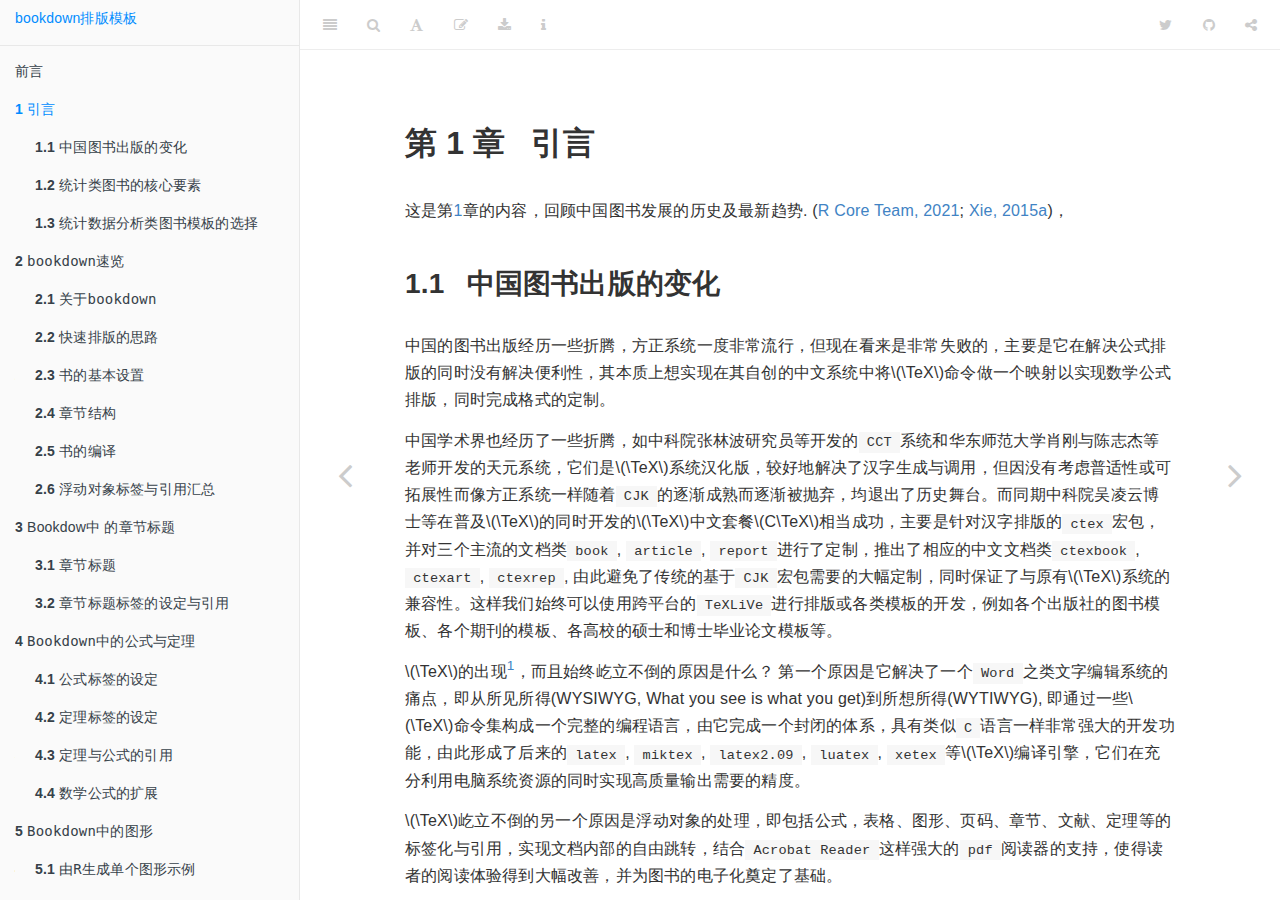
<file: intro.html>
<!DOCTYPE html>
<html lang="" xml:lang="">
<head>

  <meta charset="utf-8" />
  <meta http-equiv="X-UA-Compatible" content="IE=edge" />
  <title>第 1 章 引言 | Bookdown中文书稿写作手册</title>
  <meta name="description" content="bookdown写书体验非常好." />
  <meta name="generator" content="bookdown 0.22 and GitBook 2.6.7" />

  <meta property="og:title" content="第 1 章 引言 | Bookdown中文书稿写作手册" />
  <meta property="og:type" content="book" />
  <meta property="og:url" content="https://tangyc8866.github.io/bookdown-tyc/" />
  
  <meta property="og:description" content="bookdown写书体验非常好." />
  <meta name="github-repo" content="tangyc8866.github.io/bookdown-tyc/" />

  <meta name="twitter:card" content="summary" />
  <meta name="twitter:title" content="第 1 章 引言 | Bookdown中文书稿写作手册" />
  
  <meta name="twitter:description" content="bookdown写书体验非常好." />
  

<meta name="author" content="汤银才" />


<meta name="date" content="2021-07-21" />

  <meta name="viewport" content="width=device-width, initial-scale=1" />
  <meta name="apple-mobile-web-app-capable" content="yes" />
  <meta name="apple-mobile-web-app-status-bar-style" content="black" />
  
  
<link rel="prev" href="index.html"/>
<link rel="next" href="bookdown.html"/>
<script src="libs/header-attrs-2.7/header-attrs.js"></script>
<script src="libs/jquery-2.2.3/jquery.min.js"></script>
<link href="libs/gitbook-2.6.7/css/style.css" rel="stylesheet" />
<link href="libs/gitbook-2.6.7/css/plugin-table.css" rel="stylesheet" />
<link href="libs/gitbook-2.6.7/css/plugin-bookdown.css" rel="stylesheet" />
<link href="libs/gitbook-2.6.7/css/plugin-highlight.css" rel="stylesheet" />
<link href="libs/gitbook-2.6.7/css/plugin-search.css" rel="stylesheet" />
<link href="libs/gitbook-2.6.7/css/plugin-fontsettings.css" rel="stylesheet" />
<link href="libs/gitbook-2.6.7/css/plugin-clipboard.css" rel="stylesheet" />









<link href="libs/anchor-sections-1.0.1/anchor-sections.css" rel="stylesheet" />
<script src="libs/anchor-sections-1.0.1/anchor-sections.js"></script>
<script type="text/x-mathjax-config">
MathJax.Hub.Config({
  jax: ["input/TeX","output/SVG"],
  extensions: ["tex2jax.js","MathMenu.js","MathZoom.js"],
  TeX: {
    Macros: {
       bm: ["{\\boldsymbol #1}",1],
    }, 
    extensions: ["AMSmath.js","AMSsymbols.js","noErrors.js","noUndefined.js"]
  }
});

</script>
<script type="text/javascript"
   src="http://127.0.0.1/MathJax/MathJax.js">
</script>


<style type="text/css">
pre > code.sourceCode { white-space: pre; position: relative; }
pre > code.sourceCode > span { display: inline-block; line-height: 1.25; }
pre > code.sourceCode > span:empty { height: 1.2em; }
.sourceCode { overflow: visible; }
code.sourceCode > span { color: inherit; text-decoration: inherit; }
pre.sourceCode { margin: 0; }
@media screen {
div.sourceCode { overflow: auto; }
}
@media print {
pre > code.sourceCode { white-space: pre-wrap; }
pre > code.sourceCode > span { text-indent: -5em; padding-left: 5em; }
}
pre.numberSource code
  { counter-reset: source-line 0; }
pre.numberSource code > span
  { position: relative; left: -4em; counter-increment: source-line; }
pre.numberSource code > span > a:first-child::before
  { content: counter(source-line);
    position: relative; left: -1em; text-align: right; vertical-align: baseline;
    border: none; display: inline-block;
    -webkit-touch-callout: none; -webkit-user-select: none;
    -khtml-user-select: none; -moz-user-select: none;
    -ms-user-select: none; user-select: none;
    padding: 0 4px; width: 4em;
    color: #aaaaaa;
  }
pre.numberSource { margin-left: 3em; border-left: 1px solid #aaaaaa;  padding-left: 4px; }
div.sourceCode
  {   }
@media screen {
pre > code.sourceCode > span > a:first-child::before { text-decoration: underline; }
}
code span.al { color: #ff0000; font-weight: bold; } /* Alert */
code span.an { color: #60a0b0; font-weight: bold; font-style: italic; } /* Annotation */
code span.at { color: #7d9029; } /* Attribute */
code span.bn { color: #40a070; } /* BaseN */
code span.bu { } /* BuiltIn */
code span.cf { color: #007020; font-weight: bold; } /* ControlFlow */
code span.ch { color: #4070a0; } /* Char */
code span.cn { color: #880000; } /* Constant */
code span.co { color: #60a0b0; font-style: italic; } /* Comment */
code span.cv { color: #60a0b0; font-weight: bold; font-style: italic; } /* CommentVar */
code span.do { color: #ba2121; font-style: italic; } /* Documentation */
code span.dt { color: #902000; } /* DataType */
code span.dv { color: #40a070; } /* DecVal */
code span.er { color: #ff0000; font-weight: bold; } /* Error */
code span.ex { } /* Extension */
code span.fl { color: #40a070; } /* Float */
code span.fu { color: #06287e; } /* Function */
code span.im { } /* Import */
code span.in { color: #60a0b0; font-weight: bold; font-style: italic; } /* Information */
code span.kw { color: #007020; font-weight: bold; } /* Keyword */
code span.op { color: #666666; } /* Operator */
code span.ot { color: #007020; } /* Other */
code span.pp { color: #bc7a00; } /* Preprocessor */
code span.sc { color: #4070a0; } /* SpecialChar */
code span.ss { color: #bb6688; } /* SpecialString */
code span.st { color: #4070a0; } /* String */
code span.va { color: #19177c; } /* Variable */
code span.vs { color: #4070a0; } /* VerbatimString */
code span.wa { color: #60a0b0; font-weight: bold; font-style: italic; } /* Warning */
</style>

<style type="text/css">
/* Used with Pandoc 2.11+ new --citeproc when CSL is used */
div.csl-bib-body { }
div.csl-entry {
  clear: both;
}
.hanging div.csl-entry {
  margin-left:2em;
  text-indent:-2em;
}
div.csl-left-margin {
  min-width:2em;
  float:left;
}
div.csl-right-inline {
  margin-left:2em;
  padding-left:1em;
}
div.csl-indent {
  margin-left: 2em;
}
</style>

<link rel="stylesheet" href="css/style.css" type="text/css" />
</head>

<body>



  <div class="book without-animation with-summary font-size-2 font-family-1" data-basepath=".">

    <div class="book-summary">
      <nav role="navigation">

<ul class="summary">
<li><a href="./">bookdown排版模板</a></li>

<li class="divider"></li>
<li class="chapter" data-level="" data-path="index.html"><a href="index.html"><i class="fa fa-check"></i>前言</a></li>
<li class="chapter" data-level="1" data-path="intro.html"><a href="intro.html"><i class="fa fa-check"></i><b>1</b> 引言</a>
<ul>
<li class="chapter" data-level="1.1" data-path="intro.html"><a href="intro.html#sec1-1"><i class="fa fa-check"></i><b>1.1</b> 中国图书出版的变化</a></li>
<li class="chapter" data-level="1.2" data-path="intro.html"><a href="intro.html#sec1-2"><i class="fa fa-check"></i><b>1.2</b> 统计类图书的核心要素</a></li>
<li class="chapter" data-level="1.3" data-path="intro.html"><a href="intro.html#sec1-3"><i class="fa fa-check"></i><b>1.3</b> 统计数据分析类图书模板的选择</a>
<ul>
<li class="chapter" data-level="1.3.1" data-path="intro.html"><a href="intro.html#sec1-3-1"><i class="fa fa-check"></i><b>1.3.1</b> 基于纯 <span class="math inline">\(\TeX\)</span> 模板</a></li>
<li class="chapter" data-level="1.3.2" data-path="intro.html"><a href="intro.html#sec1-3-2"><i class="fa fa-check"></i><b>1.3.2</b> <code>R</code>markdown与<span class="math inline">\(\TeX\)</span>的结合</a></li>
<li class="chapter" data-level="1.3.3" data-path="intro.html"><a href="intro.html#sec1-3-3"><i class="fa fa-check"></i><b>1.3.3</b> <code>Rmarkdown</code>向<code>Bookdown</code>过渡</a></li>
</ul></li>
</ul></li>
<li class="chapter" data-level="2" data-path="bookdown.html"><a href="bookdown.html"><i class="fa fa-check"></i><b>2</b> <code>bookdown</code>速览</a>
<ul>
<li class="chapter" data-level="2.1" data-path="bookdown.html"><a href="bookdown.html#sec2-1"><i class="fa fa-check"></i><b>2.1</b> 关于<code>bookdown</code></a></li>
<li class="chapter" data-level="2.2" data-path="bookdown.html"><a href="bookdown.html#sec2-2"><i class="fa fa-check"></i><b>2.2</b> 快速排版的思路</a></li>
<li class="chapter" data-level="2.3" data-path="bookdown.html"><a href="bookdown.html#sec2-3"><i class="fa fa-check"></i><b>2.3</b> 书的基本设置</a>
<ul>
<li class="chapter" data-level="2.3.1" data-path="bookdown.html"><a href="bookdown.html#index.rmd文件"><i class="fa fa-check"></i><b>2.3.1</b> <code>index.Rmd</code>文件</a></li>
<li class="chapter" data-level="2.3.2" data-path="bookdown.html"><a href="bookdown.html#bookdown.yml文件"><i class="fa fa-check"></i><b>2.3.2</b> <code>_bookdown.yml</code>文件</a></li>
<li class="chapter" data-level="2.3.3" data-path="bookdown.html"><a href="bookdown.html#output.yml文件"><i class="fa fa-check"></i><b>2.3.3</b> <code>_output.yml</code>文件</a></li>
</ul></li>
<li class="chapter" data-level="2.4" data-path="bookdown.html"><a href="bookdown.html#sec2-4"><i class="fa fa-check"></i><b>2.4</b> 章节结构</a></li>
<li class="chapter" data-level="2.5" data-path="bookdown.html"><a href="bookdown.html#sec2-5"><i class="fa fa-check"></i><b>2.5</b> 书的编译</a></li>
<li class="chapter" data-level="2.6" data-path="bookdown.html"><a href="bookdown.html#sec2-6"><i class="fa fa-check"></i><b>2.6</b> 浮动对象标签与引用汇总</a></li>
</ul></li>
<li class="chapter" data-level="3" data-path="sections.html"><a href="sections.html"><i class="fa fa-check"></i><b>3</b> Bookdow中 的章节标题</a>
<ul>
<li class="chapter" data-level="3.1" data-path="sections.html"><a href="sections.html#sec3-1"><i class="fa fa-check"></i><b>3.1</b> 章节标题</a></li>
<li class="chapter" data-level="3.2" data-path="sections.html"><a href="sections.html#sec3-2"><i class="fa fa-check"></i><b>3.2</b> 章节标题标签的设定与引用</a></li>
</ul></li>
<li class="chapter" data-level="4" data-path="formulas.html"><a href="formulas.html"><i class="fa fa-check"></i><b>4</b> <code>Bookdown</code>中的公式与定理</a>
<ul>
<li class="chapter" data-level="4.1" data-path="formulas.html"><a href="formulas.html#sec4-1"><i class="fa fa-check"></i><b>4.1</b> 公式标签的设定</a></li>
<li class="chapter" data-level="4.2" data-path="formulas.html"><a href="formulas.html#sec4-2"><i class="fa fa-check"></i><b>4.2</b> 定理标签的设定</a></li>
<li class="chapter" data-level="4.3" data-path="formulas.html"><a href="formulas.html#sec4-3"><i class="fa fa-check"></i><b>4.3</b> 定理与公式的引用</a></li>
<li class="chapter" data-level="4.4" data-path="formulas.html"><a href="formulas.html#sec4-4"><i class="fa fa-check"></i><b>4.4</b> 数学公式的扩展</a></li>
</ul></li>
<li class="chapter" data-level="5" data-path="figures.html"><a href="figures.html"><i class="fa fa-check"></i><b>5</b> <code>Bookdown</code>中的图形</a>
<ul>
<li class="chapter" data-level="5.1" data-path="figures.html"><a href="figures.html#sec5-1"><i class="fa fa-check"></i><b>5.1</b> 由<code>R</code>生成单个图形示例</a></li>
<li class="chapter" data-level="5.2" data-path="figures.html"><a href="figures.html#sec5-2"><i class="fa fa-check"></i><b>5.2</b> 由<code>R</code>生成两个图形并置示例</a></li>
<li class="chapter" data-level="5.3" data-path="figures.html"><a href="figures.html#sec5-3"><i class="fa fa-check"></i><b>5.3</b> 由<code>R</code>生成两个图形堆叠示例</a></li>
<li class="chapter" data-level="5.4" data-path="figures.html"><a href="figures.html#sec5-4"><i class="fa fa-check"></i><b>5.4</b> 静态图形示例</a></li>
<li class="chapter" data-level="5.5" data-path="figures.html"><a href="figures.html#sec5-5"><i class="fa fa-check"></i><b>5.5</b> 图形引用</a></li>
</ul></li>
<li class="chapter" data-level="6" data-path="tables.html"><a href="tables.html"><i class="fa fa-check"></i><b>6</b> <code>Bookdown</code>中的表格</a>
<ul>
<li class="chapter" data-level="6.1" data-path="tables.html"><a href="tables.html#sec6-1"><i class="fa fa-check"></i><b>6.1</b> 表格示例1：由数据生成表格</a></li>
<li class="chapter" data-level="6.2" data-path="tables.html"><a href="tables.html#sec6-2"><i class="fa fa-check"></i><b>6.2</b> 表格示例2: 由数据框构造表格</a></li>
<li class="chapter" data-level="6.3" data-path="tables.html"><a href="tables.html#sec6-3"><i class="fa fa-check"></i><b>6.3</b> 表格引用</a></li>
</ul></li>
<li class="chapter" data-level="7" data-path="textref.html"><a href="textref.html"><i class="fa fa-check"></i><b>7</b> <code>Bookdown</code>中的文本参考</a>
<ul>
<li class="chapter" data-level="7.1" data-path="textref.html"><a href="textref.html#sec7-1"><i class="fa fa-check"></i><b>7.1</b> 文本标签的设定与引用</a></li>
<li class="chapter" data-level="7.2" data-path="textref.html"><a href="textref.html#sec7-2"><i class="fa fa-check"></i><b>7.2</b> 文本引用场景</a></li>
</ul></li>
<li class="chapter" data-level="8" data-path="bibs.html"><a href="bibs.html"><i class="fa fa-check"></i><b>8</b> <code>Bookdown</code>中的文献排版</a>
<ul>
<li class="chapter" data-level="8.1" data-path="bibs.html"><a href="bibs.html#sec8-1"><i class="fa fa-check"></i><b>8.1</b> 文献库建立样例</a></li>
<li class="chapter" data-level="8.2" data-path="bibs.html"><a href="bibs.html#sec8-2"><i class="fa fa-check"></i><b>8.2</b> 文献风格</a></li>
<li class="chapter" data-level="8.3" data-path="bibs.html"><a href="bibs.html#sec8-3"><i class="fa fa-check"></i><b>8.3</b> 中文文献风格的设置</a></li>
<li class="chapter" data-level="8.4" data-path="bibs.html"><a href="bibs.html#sec8-4"><i class="fa fa-check"></i><b>8.4</b> 文献库的建立工具</a></li>
</ul></li>
<li class="appendix"><span><b>附录</b></span></li>
<li class="chapter" data-level="A" data-path="mjx.html"><a href="mjx.html"><i class="fa fa-check"></i><b>A</b> <code>Mathjax</code>的离线安装与使用</a>
<ul>
<li class="chapter" data-level="A.1" data-path="mjx.html"><a href="mjx.html#sec9-1"><i class="fa fa-check"></i><b>A.1</b> mathjax 说明</a></li>
<li class="chapter" data-level="A.2" data-path="mjx.html"><a href="mjx.html#sec9-2"><i class="fa fa-check"></i><b>A.2</b> 调用远程服务器上的<code>mathjax</code></a></li>
<li class="chapter" data-level="A.3" data-path="mjx.html"><a href="mjx.html#sec9-3"><i class="fa fa-check"></i><b>A.3</b> <code>mathjax</code>本地服务器的安装与使用</a></li>
</ul></li>
<li class="chapter" data-level="B" data-path="biber.html"><a href="biber.html"><i class="fa fa-check"></i><b>B</b> 基于<code>biblatex</code>生成参考文献</a>
<ul>
<li class="chapter" data-level="B.1" data-path="biber.html"><a href="biber.html#sec10-1"><i class="fa fa-check"></i><b>B.1</b> bibtex 与 biber, natbib 与 biblatex 比较</a>
<ul>
<li class="chapter" data-level="B.1.1" data-path="biber.html"><a href="biber.html#概述"><i class="fa fa-check"></i><b>B.1.1</b> 概述</a></li>
<li class="chapter" data-level="B.1.2" data-path="biber.html"><a href="biber.html#natbib-的优点"><i class="fa fa-check"></i><b>B.1.2</b> <code>natbib</code> 的优点</a></li>
<li class="chapter" data-level="B.1.3" data-path="biber.html"><a href="biber.html#biblatex-的优缺点"><i class="fa fa-check"></i><b>B.1.3</b> biblatex 的优缺点</a></li>
</ul></li>
<li class="chapter" data-level="B.2" data-path="biber.html"><a href="biber.html#sec10-2"><i class="fa fa-check"></i><b>B.2</b> biblatex 的在<span class="math inline">\(\TeX\)</span>中的使用样例</a></li>
<li class="chapter" data-level="B.3" data-path="biber.html"><a href="biber.html#sec10-3"><i class="fa fa-check"></i><b>B.3</b> <code>biblatex</code>在<code>bookdown</code>中的使用</a></li>
</ul></li>
<li class="chapter" data-level="" data-path="references.html"><a href="references.html"><i class="fa fa-check"></i>参考文献</a></li>
<li class="divider"></li>
<li><a href="https://bookdown.org" target="blank">本书由 bookdown 强力驱动</a></li>

</ul>

      </nav>
    </div>

    <div class="book-body">
      <div class="body-inner">
        <div class="book-header" role="navigation">
          <h1>
            <i class="fa fa-circle-o-notch fa-spin"></i><a href="./">Bookdown中文书稿写作手册</a>
          </h1>
        </div>

        <div class="page-wrapper" tabindex="-1" role="main">
          <div class="page-inner">

            <section class="normal" id="section-">
<div id="intro" class="section level1" number="1">
<h1><span class="header-section-number">第 1 章</span> 引言</h1>
<p>这是第<a href="intro.html#intro">1</a>章的内容，回顾中国图书发展的历史及最新趋势. <span class="citation">(<a href="#ref-R-base" role="doc-biblioref">R Core Team, 2021</a>; <a href="#ref-xie2015" role="doc-biblioref">Xie, 2015a</a>)</span>，</p>
<div id="sec1-1" class="section level2" number="1.1">
<h2><span class="header-section-number">1.1</span> 中国图书出版的变化</h2>
<p>中国的图书出版经历一些折腾，方正系统一度非常流行，但现在看来是非常失败的，主要是它在解决公式排版的同时没有解决便利性，其本质上想实现在其自创的中文系统中将<span class="math inline">\(\TeX\)</span>命令做一个映射以实现数学公式排版，同时完成格式的定制。</p>
<p>中国学术界也经历了一些折腾，如中科院张林波研究员等开发的<code>CCT</code>系统和华东师范大学肖刚与陈志杰等老师开发的天元系统，它们是<span class="math inline">\(\TeX\)</span>系统汉化版，较好地解决了汉字生成与调用，但因没有考虑普适性或可拓展性而像方正系统一样随着<code>CJK</code>的逐渐成熟而逐渐被抛弃，均退出了历史舞台。而同期中科院吴凌云博士等在普及<span class="math inline">\(\TeX\)</span>的同时开发的<span class="math inline">\(\TeX\)</span>中文套餐<span class="math inline">\(C\TeX\)</span>相当成功，主要是针对汉字排版的<code>ctex</code>宏包，并对三个主流的文档类<code>book</code>, <code>article</code>, <code>report</code>进行了定制，推出了相应的中文文档类<code>ctexbook</code>, <code>ctexart</code>, <code>ctexrep</code>, 由此避免了传统的基于<code>CJK</code>宏包需要的大幅定制，同时保证了与原有<span class="math inline">\(\TeX\)</span>系统的兼容性。这样我们始终可以使用跨平台的<code>TeXLiVe</code>进行排版或各类模板的开发，例如各个出版社的图书模板、各个期刊的模板、各高校的硕士和博士毕业论文模板等。</p>
<p><span class="math inline">\(\TeX\)</span>的出现<a href="#fn1" class="footnote-ref" id="fnref1"><sup>1</sup></a>，而且始终屹立不倒的原因是什么？ 第一个原因是它解决了一个<code>Word</code>之类文字编辑系统的痛点，即从所见所得(WYSIWYG, What you see is what you get)到所想所得(WYTIWYG), 即通过一些<span class="math inline">\(\TeX\)</span>命令集构成一个完整的编程语言，由它完成一个封闭的体系，具有类似<code>C</code>语言一样非常强大的开发功能，由此形成了后来的<code>latex</code>, <code>miktex</code>, <code>latex2.09</code>, <code>luatex</code>, <code>xetex</code>等<span class="math inline">\(\TeX\)</span>编译引擎，它们在充分利用电脑系统资源的同时实现高质量输出需要的精度。</p>
<p><span class="math inline">\(\TeX\)</span>屹立不倒的另一个原因是浮动对象的处理，即包括公式，表格、图形、页码、章节、文献、定理等的标签化与引用，实现文档内部的自由跳转，结合<code>Acrobat Reader</code>这样强大的<code>pdf</code>阅读器的支持，使得读者的阅读体验得到大幅改善，并为图书的电子化奠定了基础。</p>
<p>随着数据科学这一新兴学科的出现，开源的<code>R</code>和<code>Python</code> (还有正在逐步流行的<code>Julia</code>)编程语言越来越强大。 为了增加这类图书的可读性，需要将代码较完整地呈现在读者面前，并且要求代码的即时可复现能力，即数据的变化，其分析的结果(包括图形和表格)也随之发生变化。这就是现在逐步流行的文学化编程(<code>literate programming</code>), 它实现上最早也是<span class="math inline">\(\TeX\)</span>的鼻祖Knuth提出的, 后来被谢益辉得到重视并广泛推广，并通过<code>Rstudio</code>传递给<code>R</code>的用户。我们姑且把这种将写作与数据分析相结合的统计分析称为文学化统计编程(<code>literate statistical programming</code>), 在为数据科学爱好者带来便利的同时也通过<code>Bookdown</code>为图书的写作和电子化带来了极大的好处，越来越多的网页版电子书出现在(<a href="https://bookdown.org/)和(https://github.com/)等网站上" class="uri">https://bookdown.org/)和(https://github.com/)等网站上</a>。</p>
<p>现在写书选择什么类型的模板，下面我们来作进一步的探索与比较。</p>
</div>
<div id="sec1-2" class="section level2" number="1.2">
<h2><span class="header-section-number">1.2</span> 统计类图书的核心要素</h2>
<p>统计类图书的排版除普通图书的页面及文字风格等静态元素外，核心要素体现在浮动的对象上，使得图书的阅读体验更好地发挥出来，即在不同页面之间快速切换、跟踪、搜索，必要的<code>R</code>和<code>Python</code>代码以语法高亮方式显示。</p>
<ol style="list-style-type: decimal">
<li><p><strong>章节标题</strong>是浮动的，最主要用于书签的生成;</p></li>
<li><p><strong>公式</strong>是浮动的，这是数学、统计等理科书的特点，公式引用必不可少;</p></li>
<li><p><strong>图形</strong>是浮动的，统计图形作为可视工具，在说明数据或展示分析结果时经常会引用相应的图形;</p></li>
<li><p><strong>表格</strong>是浮动的，通常是原始数据或统计分析的结果以表格形式展示出来，它们可能被多次在不同的章节中引用;</p></li>
<li><p><strong>定理</strong>是浮动的, 这里定理是指与之相关的一大类，包括常用的定理、引理、推论、命题、例子等，它们在文中也会被反复引用;</p></li>
<li><p><strong>文本</strong>可以设置浮动标签后被引用，最为常见的是图形与表格的题图(caption)通过文本方式来引用;</p></li>
<li><p><strong>文献</strong>是浮动的，这在是谈及前人的已有工作、成果比较或进行综述时经常要引用大量已经发表的论文、图书、会议报告等.</p></li>
</ol>
<p><span class="math inline">\(\TeX\)</span>有一套成熟的浮动对象的排版方式，通过给浮动对象打标签(label)，然后引用(ref), <code>Bookdown</code>思路一样，但比<span class="math inline">\(\TeX\)</span>的处理稍复杂些(可能因不习惯引起)。我们在后面章节中分别举例说明。</p>
</div>
<div id="sec1-3" class="section level2" number="1.3">
<h2><span class="header-section-number">1.3</span> 统计数据分析类图书模板的选择</h2>
<p>统计数据分析类图书既有理论或原理的讲解，又会有一些案例分析，包括这些案例分析实现的代码。我们可以考虑的模板主要有三种类型。</p>
<div id="sec1-3-1" class="section level3" number="1.3.1">
<h3><span class="header-section-number">1.3.1</span> 基于纯 <span class="math inline">\(\TeX\)</span> 模板</h3>
<p>全世界90%的书是由<span class="math inline">\(\TeX\)</span>排版的，包括硕士和博士毕业论文模板，这要感谢鼻祖Knuth！开源成就了<span class="math inline">\(\TeX\)</span>!</p>
<p>如果仅仅是统计理论方面的书集，这显然是最好的选择，因为高质量公式的排版离不开<span class="math inline">\(\TeX\)</span>. 基于<span class="math inline">\(\TeX\)</span>的排版存在三个明显的缺陷或不足:</p>
<ol style="list-style-type: decimal">
<li><p>大量的<span class="math inline">\(\TeX\)</span>命令需要记忆;</p></li>
<li><p>对于代码的排版非常不便，特别是<code>R</code>或<code>Python</code>代码执行后的输出，尤其是图形与表格;</p></li>
<li><p>代码以<code>listing</code>等包来呈现, 无法实时呈现代码运行的结果，不符合文学化编程的要求.</p></li>
</ol>
</div>
<div id="sec1-3-2" class="section level3" number="1.3.2">
<h3><span class="header-section-number">1.3.2</span> <code>R</code>markdown与<span class="math inline">\(\TeX\)</span>的结合</h3>
<p>数据科学时代更注重文学化统计编程，<strong>代码伴随</strong>是这类图书的特点，自Springer出版<code>R</code>系列统计图书后，这种风格成为新趋势，大大方便了数据科学爱好者“便学习便练习”的学习方式。</p>
<p>针对代码伴随，早期对这类图书有二个解决方案：</p>
<ol style="list-style-type: decimal">
<li>Sweave/knitr + <code>R</code></li>
</ol>
<p>本质上它是在 <span class="math inline">\(\TeX\)</span> 嵌入<code>R</code>代码块，并由<code>R</code>在后台运行后将结果也嵌入到<span class="math inline">\(\TeX\)</span>中，再由<span class="math inline">\(\TeX\)</span>的编译引擎生成<code>pdf</code>。这个方案的基本沿用<span class="math inline">\(\TeX\)</span>的方式，它仅解决了上面提到的第二个问题。在数据科学时代，报告的快速生成成为新的要求，效率优先！随着<code>knitr</code>的出现<code>Sweave</code>退出舞台.</p>
<ol start="2" style="list-style-type: decimal">
<li><code>Rmarkdown</code> + <code>Mathjax</code>/<span class="math inline">\(\TeX\)</span></li>
</ol>
<p><code>Markdown</code>作为一种轻量级的标记语言成为网页作为文字主要载体的互联网时代首先的写作工作，但它显然不适合数学与统计类论文或图书的撰写，但<code>knitr</code>和<code>pandoc</code>的出现使不同风格的内容整合与转换成为可能，而不同风格的内容各有善长的工具实现，作为统计类专业论文或图书类文档主要的内容有：</p>
<ol style="list-style-type: lower-alpha">
<li><p>文字， 由markdown完成</p></li>
<li><p>公式，由<span class="math inline">\(\TeX\)</span>完成</p></li>
<li><p>代码，由<code>R</code> (或Python) 完成</p></li>
</ol>
<p>要说明的是，在网页端，<span class="math inline">\(\TeX\)</span>的实现可由<code>Mathjax</code>来完或渲染(转化或生成标准的公式)，见第<a href="formulas.html#formulas">4</a>章说明。</p>
<p>随着<code>Rstudio</code>的越来越成熟与强大（得益于许多优秀包的出现，如<code>knitr</code>, <code>kableExtra</code>）, <code>Rstudio</code>不仅是一个很好的代码编辑器(<code>Eidtor</code>), 也是一个非常好的集成开发环境(<code>IDE</code>)，同时正在成为一个非常优秀的论文、幻灯片及图书等撰写与出版系统(<code>PUB</code>)。后者的基本流程是</p>
<ol style="list-style-type: decimal">
<li><p>由<code>rmd</code>文件通过<code>knitr</code>完成初步集成</p></li>
<li><p>由<code>pandoc</code>完成由<code>rmd</code>向<code>md</code>的转化与融合</p></li>
<li><p>由<code>pandoc</code>完成由<code>md</code>转化为<span class="math inline">\(\TeX\)</span>, 并由<code>laTeX</code>编译生成<code>pdf</code> (形式多样!)</p></li>
<li><p>或由<code>pandoc</code>由<code>md</code>转化为<code>html</code>, 其中的数学公式由<code>Mathjax</code>完成渲染.</p></li>
</ol>
</div>
<div id="sec1-3-3" class="section level3" number="1.3.3">
<h3><span class="header-section-number">1.3.3</span> <code>Rmarkdown</code>向<code>Bookdown</code>过渡</h3>
<p>在科技高度发达的互联系时代，读者使用的媒介基本有三类：较为专业的电脑，较为轻便的平板(电脑)和全功能的智能手机。前者以<code>pdf</code>类图书为主呈现给读者，同时可以完成标注等工作；后者以文字型的电子图书为主，消磨时间为主；而平板的使用者逐渐成为电子类图书的新势力，包括<code>pdf</code>和<code>epub</code>之类的电子书。
<code>Bookdown</code>注重不同类型读者的媒体使用的差异，并很好地实现统一编写与差异化输出。目前<code>Bookdown</code>可以生成三类图书:</p>
<ol style="list-style-type: decimal">
<li><p><code>gitbook</code>，可自由出版在<code>git pages</code>上</p></li>
<li><p><code>epub</code>, 发表到大量的电子图书平台上</p></li>
<li><p><code>pdf</code>, 正规的图书出版公司以电子或纸质形式出版</p></li>
</ol>

</div>
</div>
</div>
<h3>参考文献</h3>
<div id="refs" class="references csl-bib-body hanging-indent" line-spacing="2">
<div id="ref-R-base" class="csl-entry">
R Core Team. (2021). <em>R: A language and environment for statistical computing</em>. Vienna, Austria: R Foundation for Statistical Computing. Retrieved from <a href="https://www.R-project.org/">https://www.R-project.org/</a>
</div>
<div id="ref-xie2015" class="csl-entry">
Xie, Y. (2015a). <em>Dynamic documents with <span>R</span> and knitr</em> (2nd ed.). Boca Raton, Florida: Chapman; Hall/CRC. Retrieved from <a href="http://yihui.name/knitr/">http://yihui.name/knitr/</a>
</div>
</div>
<div class="footnotes">
<hr />
<ol start="1">
<li id="fn1"><p>是伟大的<code>Knuth</code>创造了排版的奇迹<a href="intro.html#fnref1" class="footnote-back">↩︎</a></p></li>
</ol>
</div>
            </section>

          </div>
        </div>
      </div>
<a href="index.html" class="navigation navigation-prev " aria-label="Previous page"><i class="fa fa-angle-left"></i></a>
<a href="bookdown.html" class="navigation navigation-next " aria-label="Next page"><i class="fa fa-angle-right"></i></a>
    </div>
  </div>
<script src="libs/gitbook-2.6.7/js/app.min.js"></script>
<script src="libs/gitbook-2.6.7/js/lunr.js"></script>
<script src="libs/gitbook-2.6.7/js/clipboard.min.js"></script>
<script src="libs/gitbook-2.6.7/js/plugin-search.js"></script>
<script src="libs/gitbook-2.6.7/js/plugin-sharing.js"></script>
<script src="libs/gitbook-2.6.7/js/plugin-fontsettings.js"></script>
<script src="libs/gitbook-2.6.7/js/plugin-bookdown.js"></script>
<script src="libs/gitbook-2.6.7/js/jquery.highlight.js"></script>
<script src="libs/gitbook-2.6.7/js/plugin-clipboard.js"></script>
<script>
gitbook.require(["gitbook"], function(gitbook) {
gitbook.start({
"sharing": {
"github": true,
"facebook": false,
"twitter": true,
"linkedin": false,
"weibo": false,
"instapaper": false,
"vk": false,
"whatsapp": false,
"all": ["facebook", "twitter", "linkedin", "weibo", "instapaper"]
},
"fontsettings": {
"theme": "white",
"family": "sans",
"size": 2
},
"edit": {
"link": "https://github.com/yihui/bookdown-chinese/edit/master/001-Intro.Rmd",
"text": "编辑"
},
"history": {
"link": null,
"text": null
},
"view": {
"link": null,
"text": null
},
"download": ["bookdown-tutorial.pdf", "bookdown-tutorial.epub"],
"toc": {
"collapse": "subsection",
"scroll_highlight": true
}
});
});
</script>

<!-- dynamically load mathjax for compatibility with self-contained -->
<script>
  (function () {
    var script = document.createElement("script");
    script.type = "text/javascript";
    var src = "true";
    if (src === "" || src === "true") src = "https://mathjax.rstudio.com/latest/MathJax.js?config=TeX-MML-AM_CHTML";
    if (location.protocol !== "file:")
      if (/^https?:/.test(src))
        src = src.replace(/^https?:/, '');
    script.src = src;
    document.getElementsByTagName("head")[0].appendChild(script);
  })();
</script>
</body>

</html>
</file>
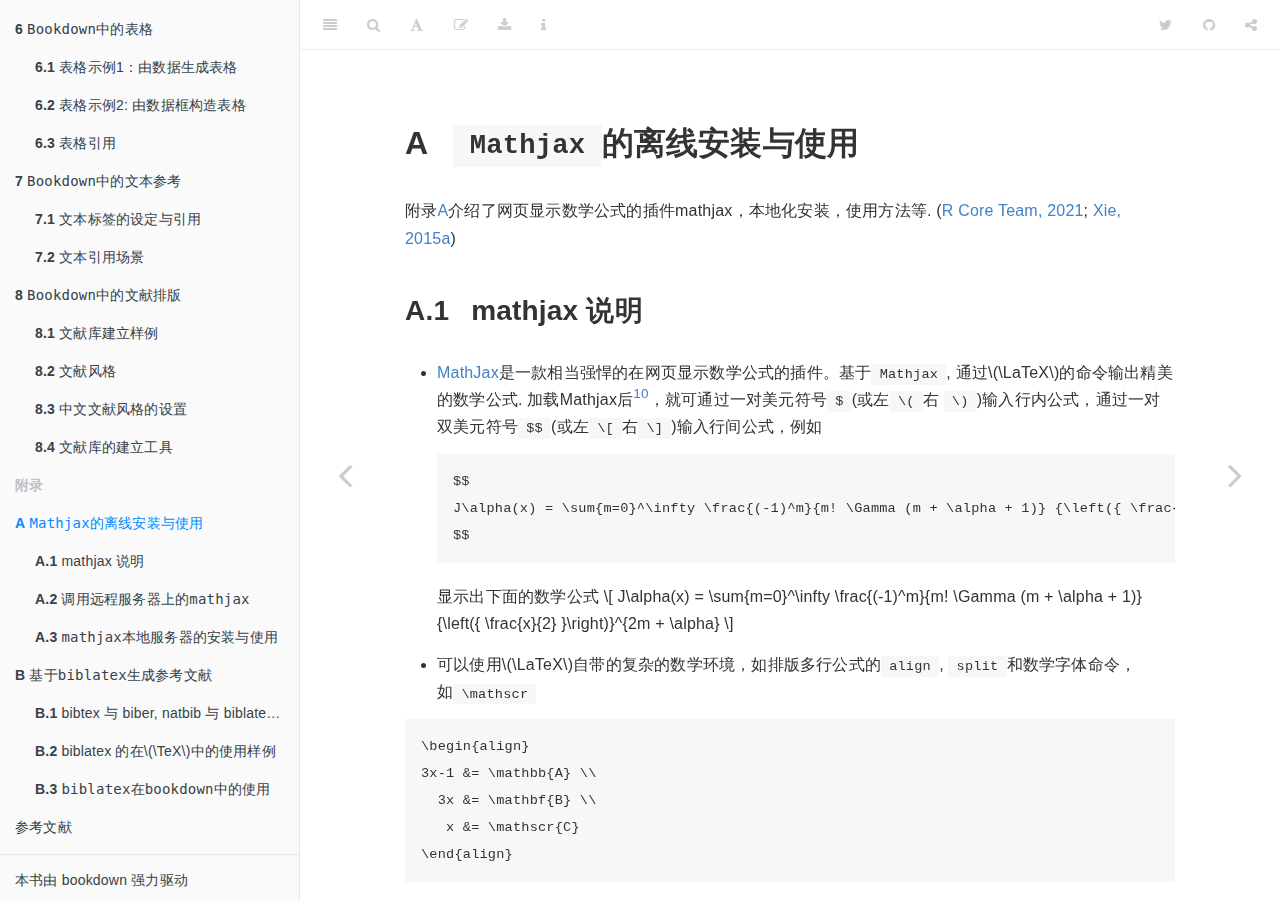
<file: mjx.html>
<!DOCTYPE html>
<html lang="" xml:lang="">
<head>

  <meta charset="utf-8" />
  <meta http-equiv="X-UA-Compatible" content="IE=edge" />
  <title>A Mathjax的离线安装与使用 | Bookdown中文书稿写作手册</title>
  <meta name="description" content="bookdown写书体验非常好." />
  <meta name="generator" content="bookdown 0.22 and GitBook 2.6.7" />

  <meta property="og:title" content="A Mathjax的离线安装与使用 | Bookdown中文书稿写作手册" />
  <meta property="og:type" content="book" />
  <meta property="og:url" content="https://tangyc8866.github.io/bookdown-tyc/" />
  
  <meta property="og:description" content="bookdown写书体验非常好." />
  <meta name="github-repo" content="tangyc8866.github.io/bookdown-tyc/" />

  <meta name="twitter:card" content="summary" />
  <meta name="twitter:title" content="A Mathjax的离线安装与使用 | Bookdown中文书稿写作手册" />
  
  <meta name="twitter:description" content="bookdown写书体验非常好." />
  

<meta name="author" content="汤银才" />


<meta name="date" content="2021-07-21" />

  <meta name="viewport" content="width=device-width, initial-scale=1" />
  <meta name="apple-mobile-web-app-capable" content="yes" />
  <meta name="apple-mobile-web-app-status-bar-style" content="black" />
  
  
<link rel="prev" href="bibs.html"/>
<link rel="next" href="biber.html"/>
<script src="libs/header-attrs-2.7/header-attrs.js"></script>
<script src="libs/jquery-2.2.3/jquery.min.js"></script>
<link href="libs/gitbook-2.6.7/css/style.css" rel="stylesheet" />
<link href="libs/gitbook-2.6.7/css/plugin-table.css" rel="stylesheet" />
<link href="libs/gitbook-2.6.7/css/plugin-bookdown.css" rel="stylesheet" />
<link href="libs/gitbook-2.6.7/css/plugin-highlight.css" rel="stylesheet" />
<link href="libs/gitbook-2.6.7/css/plugin-search.css" rel="stylesheet" />
<link href="libs/gitbook-2.6.7/css/plugin-fontsettings.css" rel="stylesheet" />
<link href="libs/gitbook-2.6.7/css/plugin-clipboard.css" rel="stylesheet" />









<link href="libs/anchor-sections-1.0.1/anchor-sections.css" rel="stylesheet" />
<script src="libs/anchor-sections-1.0.1/anchor-sections.js"></script>
<script type="text/x-mathjax-config">
MathJax.Hub.Config({
  jax: ["input/TeX","output/SVG"],
  extensions: ["tex2jax.js","MathMenu.js","MathZoom.js"],
  TeX: {
    Macros: {
       bm: ["{\\boldsymbol #1}",1],
    }, 
    extensions: ["AMSmath.js","AMSsymbols.js","noErrors.js","noUndefined.js"]
  }
});

</script>
<script type="text/javascript"
   src="http://127.0.0.1/MathJax/MathJax.js">
</script>


<style type="text/css">
pre > code.sourceCode { white-space: pre; position: relative; }
pre > code.sourceCode > span { display: inline-block; line-height: 1.25; }
pre > code.sourceCode > span:empty { height: 1.2em; }
.sourceCode { overflow: visible; }
code.sourceCode > span { color: inherit; text-decoration: inherit; }
pre.sourceCode { margin: 0; }
@media screen {
div.sourceCode { overflow: auto; }
}
@media print {
pre > code.sourceCode { white-space: pre-wrap; }
pre > code.sourceCode > span { text-indent: -5em; padding-left: 5em; }
}
pre.numberSource code
  { counter-reset: source-line 0; }
pre.numberSource code > span
  { position: relative; left: -4em; counter-increment: source-line; }
pre.numberSource code > span > a:first-child::before
  { content: counter(source-line);
    position: relative; left: -1em; text-align: right; vertical-align: baseline;
    border: none; display: inline-block;
    -webkit-touch-callout: none; -webkit-user-select: none;
    -khtml-user-select: none; -moz-user-select: none;
    -ms-user-select: none; user-select: none;
    padding: 0 4px; width: 4em;
    color: #aaaaaa;
  }
pre.numberSource { margin-left: 3em; border-left: 1px solid #aaaaaa;  padding-left: 4px; }
div.sourceCode
  {   }
@media screen {
pre > code.sourceCode > span > a:first-child::before { text-decoration: underline; }
}
code span.al { color: #ff0000; font-weight: bold; } /* Alert */
code span.an { color: #60a0b0; font-weight: bold; font-style: italic; } /* Annotation */
code span.at { color: #7d9029; } /* Attribute */
code span.bn { color: #40a070; } /* BaseN */
code span.bu { } /* BuiltIn */
code span.cf { color: #007020; font-weight: bold; } /* ControlFlow */
code span.ch { color: #4070a0; } /* Char */
code span.cn { color: #880000; } /* Constant */
code span.co { color: #60a0b0; font-style: italic; } /* Comment */
code span.cv { color: #60a0b0; font-weight: bold; font-style: italic; } /* CommentVar */
code span.do { color: #ba2121; font-style: italic; } /* Documentation */
code span.dt { color: #902000; } /* DataType */
code span.dv { color: #40a070; } /* DecVal */
code span.er { color: #ff0000; font-weight: bold; } /* Error */
code span.ex { } /* Extension */
code span.fl { color: #40a070; } /* Float */
code span.fu { color: #06287e; } /* Function */
code span.im { } /* Import */
code span.in { color: #60a0b0; font-weight: bold; font-style: italic; } /* Information */
code span.kw { color: #007020; font-weight: bold; } /* Keyword */
code span.op { color: #666666; } /* Operator */
code span.ot { color: #007020; } /* Other */
code span.pp { color: #bc7a00; } /* Preprocessor */
code span.sc { color: #4070a0; } /* SpecialChar */
code span.ss { color: #bb6688; } /* SpecialString */
code span.st { color: #4070a0; } /* String */
code span.va { color: #19177c; } /* Variable */
code span.vs { color: #4070a0; } /* VerbatimString */
code span.wa { color: #60a0b0; font-weight: bold; font-style: italic; } /* Warning */
</style>

<style type="text/css">
/* Used with Pandoc 2.11+ new --citeproc when CSL is used */
div.csl-bib-body { }
div.csl-entry {
  clear: both;
}
.hanging div.csl-entry {
  margin-left:2em;
  text-indent:-2em;
}
div.csl-left-margin {
  min-width:2em;
  float:left;
}
div.csl-right-inline {
  margin-left:2em;
  padding-left:1em;
}
div.csl-indent {
  margin-left: 2em;
}
</style>

<link rel="stylesheet" href="css/style.css" type="text/css" />
</head>

<body>



  <div class="book without-animation with-summary font-size-2 font-family-1" data-basepath=".">

    <div class="book-summary">
      <nav role="navigation">

<ul class="summary">
<li><a href="./">bookdown排版模板</a></li>

<li class="divider"></li>
<li class="chapter" data-level="" data-path="index.html"><a href="index.html"><i class="fa fa-check"></i>前言</a></li>
<li class="chapter" data-level="1" data-path="intro.html"><a href="intro.html"><i class="fa fa-check"></i><b>1</b> 引言</a>
<ul>
<li class="chapter" data-level="1.1" data-path="intro.html"><a href="intro.html#sec1-1"><i class="fa fa-check"></i><b>1.1</b> 中国图书出版的变化</a></li>
<li class="chapter" data-level="1.2" data-path="intro.html"><a href="intro.html#sec1-2"><i class="fa fa-check"></i><b>1.2</b> 统计类图书的核心要素</a></li>
<li class="chapter" data-level="1.3" data-path="intro.html"><a href="intro.html#sec1-3"><i class="fa fa-check"></i><b>1.3</b> 统计数据分析类图书模板的选择</a>
<ul>
<li class="chapter" data-level="1.3.1" data-path="intro.html"><a href="intro.html#sec1-3-1"><i class="fa fa-check"></i><b>1.3.1</b> 基于纯 <span class="math inline">\(\TeX\)</span> 模板</a></li>
<li class="chapter" data-level="1.3.2" data-path="intro.html"><a href="intro.html#sec1-3-2"><i class="fa fa-check"></i><b>1.3.2</b> <code>R</code>markdown与<span class="math inline">\(\TeX\)</span>的结合</a></li>
<li class="chapter" data-level="1.3.3" data-path="intro.html"><a href="intro.html#sec1-3-3"><i class="fa fa-check"></i><b>1.3.3</b> <code>Rmarkdown</code>向<code>Bookdown</code>过渡</a></li>
</ul></li>
</ul></li>
<li class="chapter" data-level="2" data-path="bookdown.html"><a href="bookdown.html"><i class="fa fa-check"></i><b>2</b> <code>bookdown</code>速览</a>
<ul>
<li class="chapter" data-level="2.1" data-path="bookdown.html"><a href="bookdown.html#sec2-1"><i class="fa fa-check"></i><b>2.1</b> 关于<code>bookdown</code></a></li>
<li class="chapter" data-level="2.2" data-path="bookdown.html"><a href="bookdown.html#sec2-2"><i class="fa fa-check"></i><b>2.2</b> 快速排版的思路</a></li>
<li class="chapter" data-level="2.3" data-path="bookdown.html"><a href="bookdown.html#sec2-3"><i class="fa fa-check"></i><b>2.3</b> 书的基本设置</a>
<ul>
<li class="chapter" data-level="2.3.1" data-path="bookdown.html"><a href="bookdown.html#index.rmd文件"><i class="fa fa-check"></i><b>2.3.1</b> <code>index.Rmd</code>文件</a></li>
<li class="chapter" data-level="2.3.2" data-path="bookdown.html"><a href="bookdown.html#bookdown.yml文件"><i class="fa fa-check"></i><b>2.3.2</b> <code>_bookdown.yml</code>文件</a></li>
<li class="chapter" data-level="2.3.3" data-path="bookdown.html"><a href="bookdown.html#output.yml文件"><i class="fa fa-check"></i><b>2.3.3</b> <code>_output.yml</code>文件</a></li>
</ul></li>
<li class="chapter" data-level="2.4" data-path="bookdown.html"><a href="bookdown.html#sec2-4"><i class="fa fa-check"></i><b>2.4</b> 章节结构</a></li>
<li class="chapter" data-level="2.5" data-path="bookdown.html"><a href="bookdown.html#sec2-5"><i class="fa fa-check"></i><b>2.5</b> 书的编译</a></li>
<li class="chapter" data-level="2.6" data-path="bookdown.html"><a href="bookdown.html#sec2-6"><i class="fa fa-check"></i><b>2.6</b> 浮动对象标签与引用汇总</a></li>
</ul></li>
<li class="chapter" data-level="3" data-path="sections.html"><a href="sections.html"><i class="fa fa-check"></i><b>3</b> Bookdow中 的章节标题</a>
<ul>
<li class="chapter" data-level="3.1" data-path="sections.html"><a href="sections.html#sec3-1"><i class="fa fa-check"></i><b>3.1</b> 章节标题</a></li>
<li class="chapter" data-level="3.2" data-path="sections.html"><a href="sections.html#sec3-2"><i class="fa fa-check"></i><b>3.2</b> 章节标题标签的设定与引用</a></li>
</ul></li>
<li class="chapter" data-level="4" data-path="formulas.html"><a href="formulas.html"><i class="fa fa-check"></i><b>4</b> <code>Bookdown</code>中的公式与定理</a>
<ul>
<li class="chapter" data-level="4.1" data-path="formulas.html"><a href="formulas.html#sec4-1"><i class="fa fa-check"></i><b>4.1</b> 公式标签的设定</a></li>
<li class="chapter" data-level="4.2" data-path="formulas.html"><a href="formulas.html#sec4-2"><i class="fa fa-check"></i><b>4.2</b> 定理标签的设定</a></li>
<li class="chapter" data-level="4.3" data-path="formulas.html"><a href="formulas.html#sec4-3"><i class="fa fa-check"></i><b>4.3</b> 定理与公式的引用</a></li>
<li class="chapter" data-level="4.4" data-path="formulas.html"><a href="formulas.html#sec4-4"><i class="fa fa-check"></i><b>4.4</b> 数学公式的扩展</a></li>
</ul></li>
<li class="chapter" data-level="5" data-path="figures.html"><a href="figures.html"><i class="fa fa-check"></i><b>5</b> <code>Bookdown</code>中的图形</a>
<ul>
<li class="chapter" data-level="5.1" data-path="figures.html"><a href="figures.html#sec5-1"><i class="fa fa-check"></i><b>5.1</b> 由<code>R</code>生成单个图形示例</a></li>
<li class="chapter" data-level="5.2" data-path="figures.html"><a href="figures.html#sec5-2"><i class="fa fa-check"></i><b>5.2</b> 由<code>R</code>生成两个图形并置示例</a></li>
<li class="chapter" data-level="5.3" data-path="figures.html"><a href="figures.html#sec5-3"><i class="fa fa-check"></i><b>5.3</b> 由<code>R</code>生成两个图形堆叠示例</a></li>
<li class="chapter" data-level="5.4" data-path="figures.html"><a href="figures.html#sec5-4"><i class="fa fa-check"></i><b>5.4</b> 静态图形示例</a></li>
<li class="chapter" data-level="5.5" data-path="figures.html"><a href="figures.html#sec5-5"><i class="fa fa-check"></i><b>5.5</b> 图形引用</a></li>
</ul></li>
<li class="chapter" data-level="6" data-path="tables.html"><a href="tables.html"><i class="fa fa-check"></i><b>6</b> <code>Bookdown</code>中的表格</a>
<ul>
<li class="chapter" data-level="6.1" data-path="tables.html"><a href="tables.html#sec6-1"><i class="fa fa-check"></i><b>6.1</b> 表格示例1：由数据生成表格</a></li>
<li class="chapter" data-level="6.2" data-path="tables.html"><a href="tables.html#sec6-2"><i class="fa fa-check"></i><b>6.2</b> 表格示例2: 由数据框构造表格</a></li>
<li class="chapter" data-level="6.3" data-path="tables.html"><a href="tables.html#sec6-3"><i class="fa fa-check"></i><b>6.3</b> 表格引用</a></li>
</ul></li>
<li class="chapter" data-level="7" data-path="textref.html"><a href="textref.html"><i class="fa fa-check"></i><b>7</b> <code>Bookdown</code>中的文本参考</a>
<ul>
<li class="chapter" data-level="7.1" data-path="textref.html"><a href="textref.html#sec7-1"><i class="fa fa-check"></i><b>7.1</b> 文本标签的设定与引用</a></li>
<li class="chapter" data-level="7.2" data-path="textref.html"><a href="textref.html#sec7-2"><i class="fa fa-check"></i><b>7.2</b> 文本引用场景</a></li>
</ul></li>
<li class="chapter" data-level="8" data-path="bibs.html"><a href="bibs.html"><i class="fa fa-check"></i><b>8</b> <code>Bookdown</code>中的文献排版</a>
<ul>
<li class="chapter" data-level="8.1" data-path="bibs.html"><a href="bibs.html#sec8-1"><i class="fa fa-check"></i><b>8.1</b> 文献库建立样例</a></li>
<li class="chapter" data-level="8.2" data-path="bibs.html"><a href="bibs.html#sec8-2"><i class="fa fa-check"></i><b>8.2</b> 文献风格</a></li>
<li class="chapter" data-level="8.3" data-path="bibs.html"><a href="bibs.html#sec8-3"><i class="fa fa-check"></i><b>8.3</b> 中文文献风格的设置</a></li>
<li class="chapter" data-level="8.4" data-path="bibs.html"><a href="bibs.html#sec8-4"><i class="fa fa-check"></i><b>8.4</b> 文献库的建立工具</a></li>
</ul></li>
<li class="appendix"><span><b>附录</b></span></li>
<li class="chapter" data-level="A" data-path="mjx.html"><a href="mjx.html"><i class="fa fa-check"></i><b>A</b> <code>Mathjax</code>的离线安装与使用</a>
<ul>
<li class="chapter" data-level="A.1" data-path="mjx.html"><a href="mjx.html#sec9-1"><i class="fa fa-check"></i><b>A.1</b> mathjax 说明</a></li>
<li class="chapter" data-level="A.2" data-path="mjx.html"><a href="mjx.html#sec9-2"><i class="fa fa-check"></i><b>A.2</b> 调用远程服务器上的<code>mathjax</code></a></li>
<li class="chapter" data-level="A.3" data-path="mjx.html"><a href="mjx.html#sec9-3"><i class="fa fa-check"></i><b>A.3</b> <code>mathjax</code>本地服务器的安装与使用</a></li>
</ul></li>
<li class="chapter" data-level="B" data-path="biber.html"><a href="biber.html"><i class="fa fa-check"></i><b>B</b> 基于<code>biblatex</code>生成参考文献</a>
<ul>
<li class="chapter" data-level="B.1" data-path="biber.html"><a href="biber.html#sec10-1"><i class="fa fa-check"></i><b>B.1</b> bibtex 与 biber, natbib 与 biblatex 比较</a>
<ul>
<li class="chapter" data-level="B.1.1" data-path="biber.html"><a href="biber.html#概述"><i class="fa fa-check"></i><b>B.1.1</b> 概述</a></li>
<li class="chapter" data-level="B.1.2" data-path="biber.html"><a href="biber.html#natbib-的优点"><i class="fa fa-check"></i><b>B.1.2</b> <code>natbib</code> 的优点</a></li>
<li class="chapter" data-level="B.1.3" data-path="biber.html"><a href="biber.html#biblatex-的优缺点"><i class="fa fa-check"></i><b>B.1.3</b> biblatex 的优缺点</a></li>
</ul></li>
<li class="chapter" data-level="B.2" data-path="biber.html"><a href="biber.html#sec10-2"><i class="fa fa-check"></i><b>B.2</b> biblatex 的在<span class="math inline">\(\TeX\)</span>中的使用样例</a></li>
<li class="chapter" data-level="B.3" data-path="biber.html"><a href="biber.html#sec10-3"><i class="fa fa-check"></i><b>B.3</b> <code>biblatex</code>在<code>bookdown</code>中的使用</a></li>
</ul></li>
<li class="chapter" data-level="" data-path="references.html"><a href="references.html"><i class="fa fa-check"></i>参考文献</a></li>
<li class="divider"></li>
<li><a href="https://bookdown.org" target="blank">本书由 bookdown 强力驱动</a></li>

</ul>

      </nav>
    </div>

    <div class="book-body">
      <div class="body-inner">
        <div class="book-header" role="navigation">
          <h1>
            <i class="fa fa-circle-o-notch fa-spin"></i><a href="./">Bookdown中文书稿写作手册</a>
          </h1>
        </div>

        <div class="page-wrapper" tabindex="-1" role="main">
          <div class="page-inner">

            <section class="normal" id="section-">
<div id="mjx" class="section level1" number="9">
<h1><span class="header-section-number">A</span> <code>Mathjax</code>的离线安装与使用</h1>
<p>附录<a href="mjx.html#mjx">A</a>介绍了网页显示数学公式的插件mathjax，本地化安装，使用方法等. <span class="citation">(<a href="#ref-R-base" role="doc-biblioref">R Core Team, 2021</a>; <a href="#ref-xie2015" role="doc-biblioref">Xie, 2015a</a>)</span></p>
<div id="sec9-1" class="section level2" number="9.1">
<h2><span class="header-section-number">A.1</span> mathjax 说明</h2>
<ul>
<li><p><a href="https://www.mathjax.org/">MathJax</a>是一款相当强悍的在网页显示数学公式的插件。基于<code>Mathjax</code>, 通过<span class="math inline">\(\LaTeX\)</span>的命令输出精美的数学公式. 加载Mathjax后<a href="#fn10" class="footnote-ref" id="fnref10"><sup>10</sup></a>，就可通过一对美元符号<code>$</code>(或左<code>\(</code>右 <code>\)</code>)输入行内公式，通过一对双美元符号<code>$$</code>(或左<code>\[</code>右<code>\]</code>)输入行间公式，例如</p>
<pre><code>$$
J\alpha(x) = \sum{m=0}^\infty \frac{(-1)^m}{m! \Gamma (m + \alpha + 1)} {\left({ \frac{x}{2} }\right)}^{2m + \alpha}
$$</code></pre>
<p>显示出下面的数学公式
<span class="math display">\[
J\alpha(x) = \sum{m=0}^\infty \frac{(-1)^m}{m! \Gamma (m + \alpha + 1)} {\left({ \frac{x}{2} }\right)}^{2m + \alpha}
\]</span></p></li>
<li><p>可以使用<span class="math inline">\(\LaTeX\)</span>自带的复杂的数学环境，如排版多行公式的<code>align</code>, <code>split</code>和数学字体命令，如<code>\mathscr</code></p></li>
</ul>
<pre><code>\begin{align}
3x-1 &amp;= \mathbb{A} \\
  3x &amp;= \mathbf{B} \\
   x &amp;= \mathscr{C}
\end{align}</code></pre>
<p>输出为
<span class="math display">\[\begin{align}
3x-1 &amp;= \mathbb{A} \\
  3x &amp;= \mathbf{B} \\
   x &amp;= \mathscr{C}
\end{align}\]</span></p>
</div>
<div id="sec9-2" class="section level2" number="9.2">
<h2><span class="header-section-number">A.2</span> 调用远程服务器上的<code>mathjax</code></h2>
<p>一般情况下，只需要使用远程加载<code>Mathjax</code>的<code>js</code>库就行了，例如在需要渲染数学公式的网页上增加<code>html</code>命令</p>
<pre><code>&lt;/script&gt;
&lt;script type=&quot;text/javascript&quot; async
  src=&quot;https://cdn.mathjax.org/mathjax/latest/MathJax.js?config=TeX-MML-AM_CHTML&quot;&gt;
&lt;/script&gt;</code></pre>
</div>
<div id="sec9-3" class="section level2" number="9.3">
<h2><span class="header-section-number">A.3</span> <code>mathjax</code>本地服务器的安装与使用</h2>
<p>我们以<code>Macbook</code>的<code>Apache</code>服务器为例说明步骤<a href="#fn11" class="footnote-ref" id="fnref11"><sup>11</sup></a></p>
<ol style="list-style-type: decimal">
<li>服务器的启动</li>
</ol>
<p>在终端(terminal)下输入命令</p>
<pre><code>sudo apachectl start</code></pre>
<ol start="2" style="list-style-type: decimal">
<li>检查服务是否启动成功</li>
</ol>
<p>在浏览器中输入网址</p>
<pre><code>http://127.0.0.1/ </code></pre>
<p>如果显示<code>It Works!</code>就表示服务器已经成功启动。请记住:服务器上文件在本地的位置为</p>
<pre><code>/Library/WebServer/Documents</code></pre>
<ol start="3" style="list-style-type: decimal">
<li>关闭服务器(不用时)</li>
</ol>
<p>在终端(terminal)下输入命令</p>
<pre><code>sudo apachectl stop</code></pre>
<ol start="4" style="list-style-type: decimal">
<li><p>将<code>Mathjax2.6</code>或<code>Mathjax2.7</code>下载并解压(安装)到<code>/Library/WebServer/Documents</code>下<a href="#fn12" class="footnote-ref" id="fnref12"><sup>12</sup></a>, 目录名为<code>Mathjax</code></p></li>
<li><p>启动本地<code>Mathjax</code></p></li>
</ol>
<p>在运行<code>Bookdown</code>(或其他<code>rmarkdown</code>文件)时，须加载下面的<code>html</code>命令，在<code>Bookdown</code>中放在文件<code>mathjax_header.html</code>中，并由<code>_output.yml</code>加载进来.</p>
<pre><code>&lt;/script&gt;
&lt;script type=&quot;text/javascript&quot;
   src=&quot;http://127.0.0.1/MathJax/MathJax.js&quot;&gt;
&lt;/script&gt;</code></pre>

</div>
</div>
<h3>参考文献</h3>
<div id="refs" class="references csl-bib-body hanging-indent" line-spacing="2">
<div id="ref-R-base" class="csl-entry">
R Core Team. (2021). <em>R: A language and environment for statistical computing</em>. Vienna, Austria: R Foundation for Statistical Computing. Retrieved from <a href="https://www.R-project.org/">https://www.R-project.org/</a>
</div>
<div id="ref-xie2015" class="csl-entry">
Xie, Y. (2015a). <em>Dynamic documents with <span>R</span> and knitr</em> (2nd ed.). Boca Raton, Florida: Chapman; Hall/CRC. Retrieved from <a href="http://yihui.name/knitr/">http://yihui.name/knitr/</a>
</div>
</div>
<div class="footnotes">
<hr />
<ol start="10">
<li id="fn10"><p>需要运程或本地支持<a href="mjx.html#fnref10" class="footnote-back">↩︎</a></p></li>
<li id="fn11"><p>Windows 10下的本地服务器的启动可参考(<a href="https://www.jianshu.com/p/d86c77942181" class="uri">https://www.jianshu.com/p/d86c77942181</a>)<a href="mjx.html#fnref11" class="footnote-back">↩︎</a></p></li>
<li id="fn12"><p>不要用最新的3.1版本<a href="mjx.html#fnref12" class="footnote-back">↩︎</a></p></li>
</ol>
</div>
            </section>

          </div>
        </div>
      </div>
<a href="bibs.html" class="navigation navigation-prev " aria-label="Previous page"><i class="fa fa-angle-left"></i></a>
<a href="biber.html" class="navigation navigation-next " aria-label="Next page"><i class="fa fa-angle-right"></i></a>
    </div>
  </div>
<script src="libs/gitbook-2.6.7/js/app.min.js"></script>
<script src="libs/gitbook-2.6.7/js/lunr.js"></script>
<script src="libs/gitbook-2.6.7/js/clipboard.min.js"></script>
<script src="libs/gitbook-2.6.7/js/plugin-search.js"></script>
<script src="libs/gitbook-2.6.7/js/plugin-sharing.js"></script>
<script src="libs/gitbook-2.6.7/js/plugin-fontsettings.js"></script>
<script src="libs/gitbook-2.6.7/js/plugin-bookdown.js"></script>
<script src="libs/gitbook-2.6.7/js/jquery.highlight.js"></script>
<script src="libs/gitbook-2.6.7/js/plugin-clipboard.js"></script>
<script>
gitbook.require(["gitbook"], function(gitbook) {
gitbook.start({
"sharing": {
"github": true,
"facebook": false,
"twitter": true,
"linkedin": false,
"weibo": false,
"instapaper": false,
"vk": false,
"whatsapp": false,
"all": ["facebook", "twitter", "linkedin", "weibo", "instapaper"]
},
"fontsettings": {
"theme": "white",
"family": "sans",
"size": 2
},
"edit": {
"link": "https://github.com/yihui/bookdown-chinese/edit/master/009-mathjax27.Rmd",
"text": "编辑"
},
"history": {
"link": null,
"text": null
},
"view": {
"link": null,
"text": null
},
"download": ["bookdown-tutorial.pdf", "bookdown-tutorial.epub"],
"toc": {
"collapse": "subsection",
"scroll_highlight": true
}
});
});
</script>

<!-- dynamically load mathjax for compatibility with self-contained -->
<script>
  (function () {
    var script = document.createElement("script");
    script.type = "text/javascript";
    var src = "true";
    if (src === "" || src === "true") src = "https://mathjax.rstudio.com/latest/MathJax.js?config=TeX-MML-AM_CHTML";
    if (location.protocol !== "file:")
      if (/^https?:/.test(src))
        src = src.replace(/^https?:/, '');
    script.src = src;
    document.getElementsByTagName("head")[0].appendChild(script);
  })();
</script>
</body>

</html>
</file>
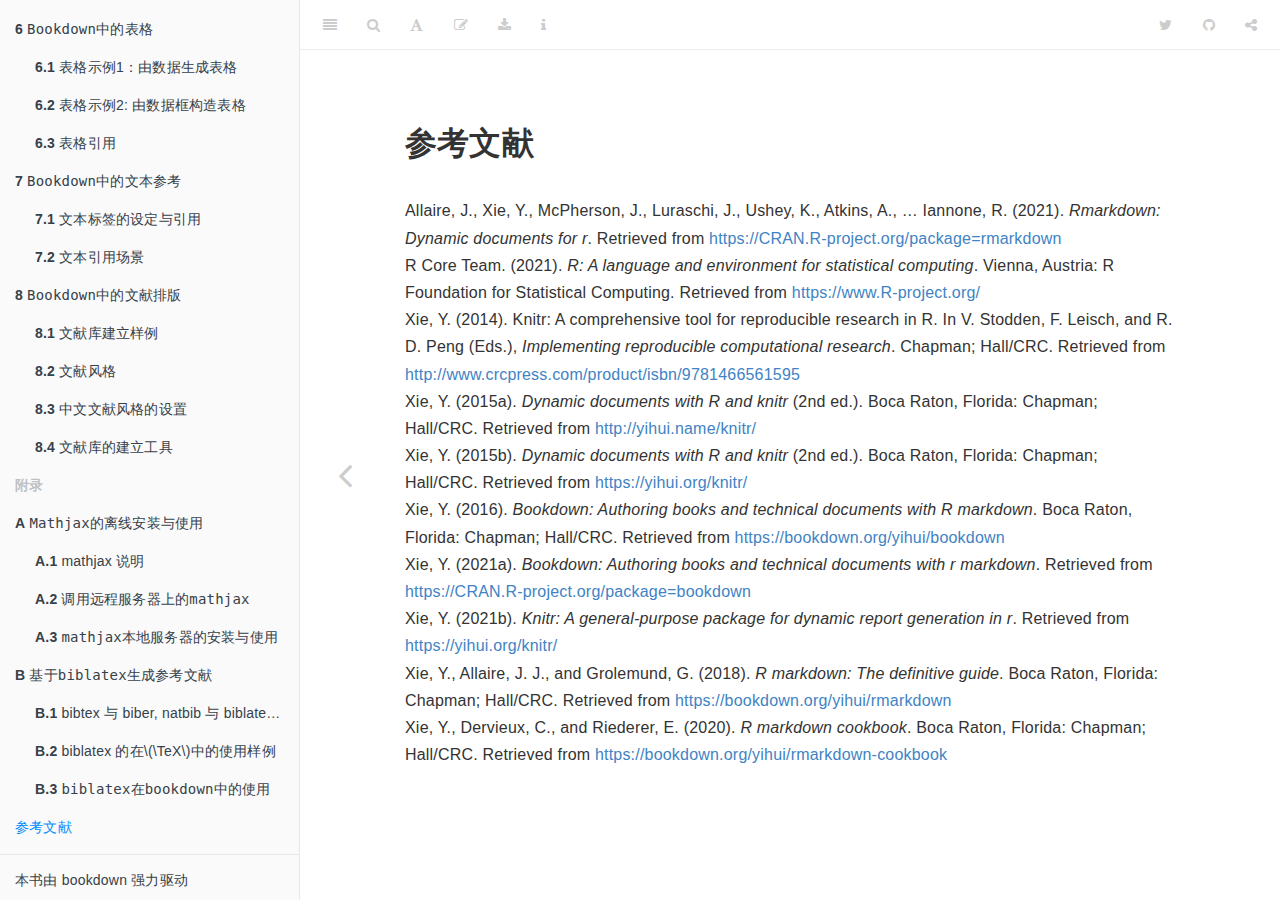
<file: references.html>
<!DOCTYPE html>
<html lang="" xml:lang="">
<head>

  <meta charset="utf-8" />
  <meta http-equiv="X-UA-Compatible" content="IE=edge" />
  <title>参考文献 | Bookdown中文书稿写作手册</title>
  <meta name="description" content="bookdown写书体验非常好." />
  <meta name="generator" content="bookdown 0.22 and GitBook 2.6.7" />

  <meta property="og:title" content="参考文献 | Bookdown中文书稿写作手册" />
  <meta property="og:type" content="book" />
  <meta property="og:url" content="https://tangyc8866.github.io/bookdown-tyc/" />
  
  <meta property="og:description" content="bookdown写书体验非常好." />
  <meta name="github-repo" content="tangyc8866.github.io/bookdown-tyc/" />

  <meta name="twitter:card" content="summary" />
  <meta name="twitter:title" content="参考文献 | Bookdown中文书稿写作手册" />
  
  <meta name="twitter:description" content="bookdown写书体验非常好." />
  

<meta name="author" content="汤银才" />


<meta name="date" content="2021-07-21" />

  <meta name="viewport" content="width=device-width, initial-scale=1" />
  <meta name="apple-mobile-web-app-capable" content="yes" />
  <meta name="apple-mobile-web-app-status-bar-style" content="black" />
  
  
<link rel="prev" href="biber.html"/>

<script src="libs/header-attrs-2.7/header-attrs.js"></script>
<script src="libs/jquery-2.2.3/jquery.min.js"></script>
<link href="libs/gitbook-2.6.7/css/style.css" rel="stylesheet" />
<link href="libs/gitbook-2.6.7/css/plugin-table.css" rel="stylesheet" />
<link href="libs/gitbook-2.6.7/css/plugin-bookdown.css" rel="stylesheet" />
<link href="libs/gitbook-2.6.7/css/plugin-highlight.css" rel="stylesheet" />
<link href="libs/gitbook-2.6.7/css/plugin-search.css" rel="stylesheet" />
<link href="libs/gitbook-2.6.7/css/plugin-fontsettings.css" rel="stylesheet" />
<link href="libs/gitbook-2.6.7/css/plugin-clipboard.css" rel="stylesheet" />









<link href="libs/anchor-sections-1.0.1/anchor-sections.css" rel="stylesheet" />
<script src="libs/anchor-sections-1.0.1/anchor-sections.js"></script>
<script type="text/x-mathjax-config">
MathJax.Hub.Config({
  jax: ["input/TeX","output/SVG"],
  extensions: ["tex2jax.js","MathMenu.js","MathZoom.js"],
  TeX: {
    Macros: {
       bm: ["{\\boldsymbol #1}",1],
    }, 
    extensions: ["AMSmath.js","AMSsymbols.js","noErrors.js","noUndefined.js"]
  }
});

</script>
<script type="text/javascript"
   src="http://127.0.0.1/MathJax/MathJax.js">
</script>


<style type="text/css">
pre > code.sourceCode { white-space: pre; position: relative; }
pre > code.sourceCode > span { display: inline-block; line-height: 1.25; }
pre > code.sourceCode > span:empty { height: 1.2em; }
.sourceCode { overflow: visible; }
code.sourceCode > span { color: inherit; text-decoration: inherit; }
pre.sourceCode { margin: 0; }
@media screen {
div.sourceCode { overflow: auto; }
}
@media print {
pre > code.sourceCode { white-space: pre-wrap; }
pre > code.sourceCode > span { text-indent: -5em; padding-left: 5em; }
}
pre.numberSource code
  { counter-reset: source-line 0; }
pre.numberSource code > span
  { position: relative; left: -4em; counter-increment: source-line; }
pre.numberSource code > span > a:first-child::before
  { content: counter(source-line);
    position: relative; left: -1em; text-align: right; vertical-align: baseline;
    border: none; display: inline-block;
    -webkit-touch-callout: none; -webkit-user-select: none;
    -khtml-user-select: none; -moz-user-select: none;
    -ms-user-select: none; user-select: none;
    padding: 0 4px; width: 4em;
    color: #aaaaaa;
  }
pre.numberSource { margin-left: 3em; border-left: 1px solid #aaaaaa;  padding-left: 4px; }
div.sourceCode
  {   }
@media screen {
pre > code.sourceCode > span > a:first-child::before { text-decoration: underline; }
}
code span.al { color: #ff0000; font-weight: bold; } /* Alert */
code span.an { color: #60a0b0; font-weight: bold; font-style: italic; } /* Annotation */
code span.at { color: #7d9029; } /* Attribute */
code span.bn { color: #40a070; } /* BaseN */
code span.bu { } /* BuiltIn */
code span.cf { color: #007020; font-weight: bold; } /* ControlFlow */
code span.ch { color: #4070a0; } /* Char */
code span.cn { color: #880000; } /* Constant */
code span.co { color: #60a0b0; font-style: italic; } /* Comment */
code span.cv { color: #60a0b0; font-weight: bold; font-style: italic; } /* CommentVar */
code span.do { color: #ba2121; font-style: italic; } /* Documentation */
code span.dt { color: #902000; } /* DataType */
code span.dv { color: #40a070; } /* DecVal */
code span.er { color: #ff0000; font-weight: bold; } /* Error */
code span.ex { } /* Extension */
code span.fl { color: #40a070; } /* Float */
code span.fu { color: #06287e; } /* Function */
code span.im { } /* Import */
code span.in { color: #60a0b0; font-weight: bold; font-style: italic; } /* Information */
code span.kw { color: #007020; font-weight: bold; } /* Keyword */
code span.op { color: #666666; } /* Operator */
code span.ot { color: #007020; } /* Other */
code span.pp { color: #bc7a00; } /* Preprocessor */
code span.sc { color: #4070a0; } /* SpecialChar */
code span.ss { color: #bb6688; } /* SpecialString */
code span.st { color: #4070a0; } /* String */
code span.va { color: #19177c; } /* Variable */
code span.vs { color: #4070a0; } /* VerbatimString */
code span.wa { color: #60a0b0; font-weight: bold; font-style: italic; } /* Warning */
</style>

<style type="text/css">
/* Used with Pandoc 2.11+ new --citeproc when CSL is used */
div.csl-bib-body { }
div.csl-entry {
  clear: both;
}
.hanging div.csl-entry {
  margin-left:2em;
  text-indent:-2em;
}
div.csl-left-margin {
  min-width:2em;
  float:left;
}
div.csl-right-inline {
  margin-left:2em;
  padding-left:1em;
}
div.csl-indent {
  margin-left: 2em;
}
</style>

<link rel="stylesheet" href="css/style.css" type="text/css" />
</head>

<body>



  <div class="book without-animation with-summary font-size-2 font-family-1" data-basepath=".">

    <div class="book-summary">
      <nav role="navigation">

<ul class="summary">
<li><a href="./">bookdown排版模板</a></li>

<li class="divider"></li>
<li class="chapter" data-level="" data-path="index.html"><a href="index.html"><i class="fa fa-check"></i>前言</a></li>
<li class="chapter" data-level="1" data-path="intro.html"><a href="intro.html"><i class="fa fa-check"></i><b>1</b> 引言</a>
<ul>
<li class="chapter" data-level="1.1" data-path="intro.html"><a href="intro.html#sec1-1"><i class="fa fa-check"></i><b>1.1</b> 中国图书出版的变化</a></li>
<li class="chapter" data-level="1.2" data-path="intro.html"><a href="intro.html#sec1-2"><i class="fa fa-check"></i><b>1.2</b> 统计类图书的核心要素</a></li>
<li class="chapter" data-level="1.3" data-path="intro.html"><a href="intro.html#sec1-3"><i class="fa fa-check"></i><b>1.3</b> 统计数据分析类图书模板的选择</a>
<ul>
<li class="chapter" data-level="1.3.1" data-path="intro.html"><a href="intro.html#sec1-3-1"><i class="fa fa-check"></i><b>1.3.1</b> 基于纯 <span class="math inline">\(\TeX\)</span> 模板</a></li>
<li class="chapter" data-level="1.3.2" data-path="intro.html"><a href="intro.html#sec1-3-2"><i class="fa fa-check"></i><b>1.3.2</b> <code>R</code>markdown与<span class="math inline">\(\TeX\)</span>的结合</a></li>
<li class="chapter" data-level="1.3.3" data-path="intro.html"><a href="intro.html#sec1-3-3"><i class="fa fa-check"></i><b>1.3.3</b> <code>Rmarkdown</code>向<code>Bookdown</code>过渡</a></li>
</ul></li>
</ul></li>
<li class="chapter" data-level="2" data-path="bookdown.html"><a href="bookdown.html"><i class="fa fa-check"></i><b>2</b> <code>bookdown</code>速览</a>
<ul>
<li class="chapter" data-level="2.1" data-path="bookdown.html"><a href="bookdown.html#sec2-1"><i class="fa fa-check"></i><b>2.1</b> 关于<code>bookdown</code></a></li>
<li class="chapter" data-level="2.2" data-path="bookdown.html"><a href="bookdown.html#sec2-2"><i class="fa fa-check"></i><b>2.2</b> 快速排版的思路</a></li>
<li class="chapter" data-level="2.3" data-path="bookdown.html"><a href="bookdown.html#sec2-3"><i class="fa fa-check"></i><b>2.3</b> 书的基本设置</a>
<ul>
<li class="chapter" data-level="2.3.1" data-path="bookdown.html"><a href="bookdown.html#index.rmd文件"><i class="fa fa-check"></i><b>2.3.1</b> <code>index.Rmd</code>文件</a></li>
<li class="chapter" data-level="2.3.2" data-path="bookdown.html"><a href="bookdown.html#bookdown.yml文件"><i class="fa fa-check"></i><b>2.3.2</b> <code>_bookdown.yml</code>文件</a></li>
<li class="chapter" data-level="2.3.3" data-path="bookdown.html"><a href="bookdown.html#output.yml文件"><i class="fa fa-check"></i><b>2.3.3</b> <code>_output.yml</code>文件</a></li>
</ul></li>
<li class="chapter" data-level="2.4" data-path="bookdown.html"><a href="bookdown.html#sec2-4"><i class="fa fa-check"></i><b>2.4</b> 章节结构</a></li>
<li class="chapter" data-level="2.5" data-path="bookdown.html"><a href="bookdown.html#sec2-5"><i class="fa fa-check"></i><b>2.5</b> 书的编译</a></li>
<li class="chapter" data-level="2.6" data-path="bookdown.html"><a href="bookdown.html#sec2-6"><i class="fa fa-check"></i><b>2.6</b> 浮动对象标签与引用汇总</a></li>
</ul></li>
<li class="chapter" data-level="3" data-path="sections.html"><a href="sections.html"><i class="fa fa-check"></i><b>3</b> Bookdow中 的章节标题</a>
<ul>
<li class="chapter" data-level="3.1" data-path="sections.html"><a href="sections.html#sec3-1"><i class="fa fa-check"></i><b>3.1</b> 章节标题</a></li>
<li class="chapter" data-level="3.2" data-path="sections.html"><a href="sections.html#sec3-2"><i class="fa fa-check"></i><b>3.2</b> 章节标题标签的设定与引用</a></li>
</ul></li>
<li class="chapter" data-level="4" data-path="formulas.html"><a href="formulas.html"><i class="fa fa-check"></i><b>4</b> <code>Bookdown</code>中的公式与定理</a>
<ul>
<li class="chapter" data-level="4.1" data-path="formulas.html"><a href="formulas.html#sec4-1"><i class="fa fa-check"></i><b>4.1</b> 公式标签的设定</a></li>
<li class="chapter" data-level="4.2" data-path="formulas.html"><a href="formulas.html#sec4-2"><i class="fa fa-check"></i><b>4.2</b> 定理标签的设定</a></li>
<li class="chapter" data-level="4.3" data-path="formulas.html"><a href="formulas.html#sec4-3"><i class="fa fa-check"></i><b>4.3</b> 定理与公式的引用</a></li>
<li class="chapter" data-level="4.4" data-path="formulas.html"><a href="formulas.html#sec4-4"><i class="fa fa-check"></i><b>4.4</b> 数学公式的扩展</a></li>
</ul></li>
<li class="chapter" data-level="5" data-path="figures.html"><a href="figures.html"><i class="fa fa-check"></i><b>5</b> <code>Bookdown</code>中的图形</a>
<ul>
<li class="chapter" data-level="5.1" data-path="figures.html"><a href="figures.html#sec5-1"><i class="fa fa-check"></i><b>5.1</b> 由<code>R</code>生成单个图形示例</a></li>
<li class="chapter" data-level="5.2" data-path="figures.html"><a href="figures.html#sec5-2"><i class="fa fa-check"></i><b>5.2</b> 由<code>R</code>生成两个图形并置示例</a></li>
<li class="chapter" data-level="5.3" data-path="figures.html"><a href="figures.html#sec5-3"><i class="fa fa-check"></i><b>5.3</b> 由<code>R</code>生成两个图形堆叠示例</a></li>
<li class="chapter" data-level="5.4" data-path="figures.html"><a href="figures.html#sec5-4"><i class="fa fa-check"></i><b>5.4</b> 静态图形示例</a></li>
<li class="chapter" data-level="5.5" data-path="figures.html"><a href="figures.html#sec5-5"><i class="fa fa-check"></i><b>5.5</b> 图形引用</a></li>
</ul></li>
<li class="chapter" data-level="6" data-path="tables.html"><a href="tables.html"><i class="fa fa-check"></i><b>6</b> <code>Bookdown</code>中的表格</a>
<ul>
<li class="chapter" data-level="6.1" data-path="tables.html"><a href="tables.html#sec6-1"><i class="fa fa-check"></i><b>6.1</b> 表格示例1：由数据生成表格</a></li>
<li class="chapter" data-level="6.2" data-path="tables.html"><a href="tables.html#sec6-2"><i class="fa fa-check"></i><b>6.2</b> 表格示例2: 由数据框构造表格</a></li>
<li class="chapter" data-level="6.3" data-path="tables.html"><a href="tables.html#sec6-3"><i class="fa fa-check"></i><b>6.3</b> 表格引用</a></li>
</ul></li>
<li class="chapter" data-level="7" data-path="textref.html"><a href="textref.html"><i class="fa fa-check"></i><b>7</b> <code>Bookdown</code>中的文本参考</a>
<ul>
<li class="chapter" data-level="7.1" data-path="textref.html"><a href="textref.html#sec7-1"><i class="fa fa-check"></i><b>7.1</b> 文本标签的设定与引用</a></li>
<li class="chapter" data-level="7.2" data-path="textref.html"><a href="textref.html#sec7-2"><i class="fa fa-check"></i><b>7.2</b> 文本引用场景</a></li>
</ul></li>
<li class="chapter" data-level="8" data-path="bibs.html"><a href="bibs.html"><i class="fa fa-check"></i><b>8</b> <code>Bookdown</code>中的文献排版</a>
<ul>
<li class="chapter" data-level="8.1" data-path="bibs.html"><a href="bibs.html#sec8-1"><i class="fa fa-check"></i><b>8.1</b> 文献库建立样例</a></li>
<li class="chapter" data-level="8.2" data-path="bibs.html"><a href="bibs.html#sec8-2"><i class="fa fa-check"></i><b>8.2</b> 文献风格</a></li>
<li class="chapter" data-level="8.3" data-path="bibs.html"><a href="bibs.html#sec8-3"><i class="fa fa-check"></i><b>8.3</b> 中文文献风格的设置</a></li>
<li class="chapter" data-level="8.4" data-path="bibs.html"><a href="bibs.html#sec8-4"><i class="fa fa-check"></i><b>8.4</b> 文献库的建立工具</a></li>
</ul></li>
<li class="appendix"><span><b>附录</b></span></li>
<li class="chapter" data-level="A" data-path="mjx.html"><a href="mjx.html"><i class="fa fa-check"></i><b>A</b> <code>Mathjax</code>的离线安装与使用</a>
<ul>
<li class="chapter" data-level="A.1" data-path="mjx.html"><a href="mjx.html#sec9-1"><i class="fa fa-check"></i><b>A.1</b> mathjax 说明</a></li>
<li class="chapter" data-level="A.2" data-path="mjx.html"><a href="mjx.html#sec9-2"><i class="fa fa-check"></i><b>A.2</b> 调用远程服务器上的<code>mathjax</code></a></li>
<li class="chapter" data-level="A.3" data-path="mjx.html"><a href="mjx.html#sec9-3"><i class="fa fa-check"></i><b>A.3</b> <code>mathjax</code>本地服务器的安装与使用</a></li>
</ul></li>
<li class="chapter" data-level="B" data-path="biber.html"><a href="biber.html"><i class="fa fa-check"></i><b>B</b> 基于<code>biblatex</code>生成参考文献</a>
<ul>
<li class="chapter" data-level="B.1" data-path="biber.html"><a href="biber.html#sec10-1"><i class="fa fa-check"></i><b>B.1</b> bibtex 与 biber, natbib 与 biblatex 比较</a>
<ul>
<li class="chapter" data-level="B.1.1" data-path="biber.html"><a href="biber.html#概述"><i class="fa fa-check"></i><b>B.1.1</b> 概述</a></li>
<li class="chapter" data-level="B.1.2" data-path="biber.html"><a href="biber.html#natbib-的优点"><i class="fa fa-check"></i><b>B.1.2</b> <code>natbib</code> 的优点</a></li>
<li class="chapter" data-level="B.1.3" data-path="biber.html"><a href="biber.html#biblatex-的优缺点"><i class="fa fa-check"></i><b>B.1.3</b> biblatex 的优缺点</a></li>
</ul></li>
<li class="chapter" data-level="B.2" data-path="biber.html"><a href="biber.html#sec10-2"><i class="fa fa-check"></i><b>B.2</b> biblatex 的在<span class="math inline">\(\TeX\)</span>中的使用样例</a></li>
<li class="chapter" data-level="B.3" data-path="biber.html"><a href="biber.html#sec10-3"><i class="fa fa-check"></i><b>B.3</b> <code>biblatex</code>在<code>bookdown</code>中的使用</a></li>
</ul></li>
<li class="chapter" data-level="" data-path="references.html"><a href="references.html"><i class="fa fa-check"></i>参考文献</a></li>
<li class="divider"></li>
<li><a href="https://bookdown.org" target="blank">本书由 bookdown 强力驱动</a></li>

</ul>

      </nav>
    </div>

    <div class="book-body">
      <div class="body-inner">
        <div class="book-header" role="navigation">
          <h1>
            <i class="fa fa-circle-o-notch fa-spin"></i><a href="./">Bookdown中文书稿写作手册</a>
          </h1>
        </div>

        <div class="page-wrapper" tabindex="-1" role="main">
          <div class="page-inner">

            <section class="normal" id="section-">
<div id="references" class="section level1 unnumbered">
<h1>参考文献</h1>

<div id="refs" class="references csl-bib-body hanging-indent" line-spacing="2">
<div class="csl-entry">
Allaire, J., Xie, Y., McPherson, J., Luraschi, J., Ushey, K., Atkins, A., … Iannone, R. (2021). <em>Rmarkdown: Dynamic documents for r</em>. Retrieved from <a href="https://CRAN.R-project.org/package=rmarkdown">https://CRAN.R-project.org/package=rmarkdown</a>
</div>
<div class="csl-entry">
R Core Team. (2021). <em>R: A language and environment for statistical computing</em>. Vienna, Austria: R Foundation for Statistical Computing. Retrieved from <a href="https://www.R-project.org/">https://www.R-project.org/</a>
</div>
<div class="csl-entry">
Xie, Y. (2014). Knitr: A comprehensive tool for reproducible research in <span>R</span>. In V. Stodden, F. Leisch, and R. D. Peng (Eds.), <em>Implementing reproducible computational research</em>. Chapman; Hall/CRC. Retrieved from <a href="http://www.crcpress.com/product/isbn/9781466561595">http://www.crcpress.com/product/isbn/9781466561595</a>
</div>
<div class="csl-entry">
Xie, Y. (2015a). <em>Dynamic documents with <span>R</span> and knitr</em> (2nd ed.). Boca Raton, Florida: Chapman; Hall/CRC. Retrieved from <a href="http://yihui.name/knitr/">http://yihui.name/knitr/</a>
</div>
<div class="csl-entry">
Xie, Y. (2015b). <em>Dynamic documents with <span>R</span> and knitr</em> (2nd ed.). Boca Raton, Florida: Chapman; Hall/CRC. Retrieved from <a href="https://yihui.org/knitr/">https://yihui.org/knitr/</a>
</div>
<div class="csl-entry">
Xie, Y. (2016). <em>Bookdown: Authoring books and technical documents with <span>R</span> markdown</em>. Boca Raton, Florida: Chapman; Hall/CRC. Retrieved from <a href="https://bookdown.org/yihui/bookdown">https://bookdown.org/yihui/bookdown</a>
</div>
<div class="csl-entry">
Xie, Y. (2021a). <em>Bookdown: Authoring books and technical documents with r markdown</em>. Retrieved from <a href="https://CRAN.R-project.org/package=bookdown">https://CRAN.R-project.org/package=bookdown</a>
</div>
<div class="csl-entry">
Xie, Y. (2021b). <em>Knitr: A general-purpose package for dynamic report generation in r</em>. Retrieved from <a href="https://yihui.org/knitr/">https://yihui.org/knitr/</a>
</div>
<div class="csl-entry">
Xie, Y., Allaire, J. J., and Grolemund, G. (2018). <em>R markdown: The definitive guide</em>. Boca Raton, Florida: Chapman; Hall/CRC. Retrieved from <a href="https://bookdown.org/yihui/rmarkdown">https://bookdown.org/yihui/rmarkdown</a>
</div>
<div class="csl-entry">
Xie, Y., Dervieux, C., and Riederer, E. (2020). <em>R markdown cookbook</em>. Boca Raton, Florida: Chapman; Hall/CRC. Retrieved from <a href="https://bookdown.org/yihui/rmarkdown-cookbook">https://bookdown.org/yihui/rmarkdown-cookbook</a>
</div>
</div>
</div>

















            </section>

          </div>
        </div>
      </div>
<a href="biber.html" class="navigation navigation-prev navigation-unique" aria-label="Previous page"><i class="fa fa-angle-left"></i></a>

    </div>
  </div>
<script src="libs/gitbook-2.6.7/js/app.min.js"></script>
<script src="libs/gitbook-2.6.7/js/lunr.js"></script>
<script src="libs/gitbook-2.6.7/js/clipboard.min.js"></script>
<script src="libs/gitbook-2.6.7/js/plugin-search.js"></script>
<script src="libs/gitbook-2.6.7/js/plugin-sharing.js"></script>
<script src="libs/gitbook-2.6.7/js/plugin-fontsettings.js"></script>
<script src="libs/gitbook-2.6.7/js/plugin-bookdown.js"></script>
<script src="libs/gitbook-2.6.7/js/jquery.highlight.js"></script>
<script src="libs/gitbook-2.6.7/js/plugin-clipboard.js"></script>
<script>
gitbook.require(["gitbook"], function(gitbook) {
gitbook.start({
"sharing": {
"github": true,
"facebook": false,
"twitter": true,
"linkedin": false,
"weibo": false,
"instapaper": false,
"vk": false,
"whatsapp": false,
"all": ["facebook", "twitter", "linkedin", "weibo", "instapaper"]
},
"fontsettings": {
"theme": "white",
"family": "sans",
"size": 2
},
"edit": {
"link": "https://github.com/yihui/bookdown-chinese/edit/master/999-References.Rmd",
"text": "编辑"
},
"history": {
"link": null,
"text": null
},
"view": {
"link": null,
"text": null
},
"download": ["bookdown-tutorial.pdf", "bookdown-tutorial.epub"],
"toc": {
"collapse": "subsection",
"scroll_highlight": true
}
});
});
</script>

<!-- dynamically load mathjax for compatibility with self-contained -->
<script>
  (function () {
    var script = document.createElement("script");
    script.type = "text/javascript";
    var src = "true";
    if (src === "" || src === "true") src = "https://mathjax.rstudio.com/latest/MathJax.js?config=TeX-MML-AM_CHTML";
    if (location.protocol !== "file:")
      if (/^https?:/.test(src))
        src = src.replace(/^https?:/, '');
    script.src = src;
    document.getElementsByTagName("head")[0].appendChild(script);
  })();
</script>
</body>

</html>
</file>
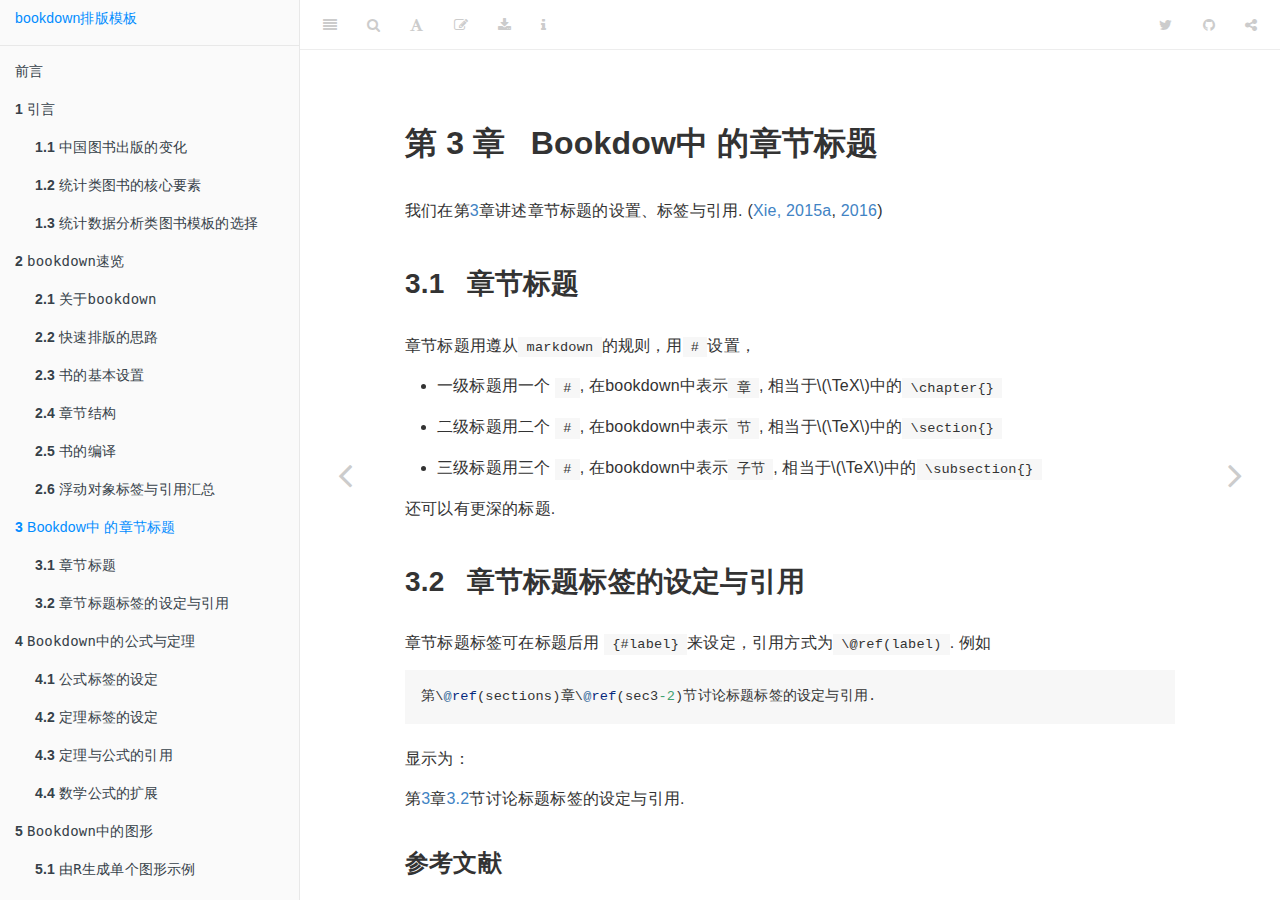
<file: sections.html>
<!DOCTYPE html>
<html lang="" xml:lang="">
<head>

  <meta charset="utf-8" />
  <meta http-equiv="X-UA-Compatible" content="IE=edge" />
  <title>第 3 章 Bookdow中 的章节标题 | Bookdown中文书稿写作手册</title>
  <meta name="description" content="bookdown写书体验非常好." />
  <meta name="generator" content="bookdown 0.22 and GitBook 2.6.7" />

  <meta property="og:title" content="第 3 章 Bookdow中 的章节标题 | Bookdown中文书稿写作手册" />
  <meta property="og:type" content="book" />
  <meta property="og:url" content="https://tangyc8866.github.io/bookdown-tyc/" />
  
  <meta property="og:description" content="bookdown写书体验非常好." />
  <meta name="github-repo" content="tangyc8866.github.io/bookdown-tyc/" />

  <meta name="twitter:card" content="summary" />
  <meta name="twitter:title" content="第 3 章 Bookdow中 的章节标题 | Bookdown中文书稿写作手册" />
  
  <meta name="twitter:description" content="bookdown写书体验非常好." />
  

<meta name="author" content="汤银才" />


<meta name="date" content="2021-07-21" />

  <meta name="viewport" content="width=device-width, initial-scale=1" />
  <meta name="apple-mobile-web-app-capable" content="yes" />
  <meta name="apple-mobile-web-app-status-bar-style" content="black" />
  
  
<link rel="prev" href="bookdown.html"/>
<link rel="next" href="formulas.html"/>
<script src="libs/header-attrs-2.7/header-attrs.js"></script>
<script src="libs/jquery-2.2.3/jquery.min.js"></script>
<link href="libs/gitbook-2.6.7/css/style.css" rel="stylesheet" />
<link href="libs/gitbook-2.6.7/css/plugin-table.css" rel="stylesheet" />
<link href="libs/gitbook-2.6.7/css/plugin-bookdown.css" rel="stylesheet" />
<link href="libs/gitbook-2.6.7/css/plugin-highlight.css" rel="stylesheet" />
<link href="libs/gitbook-2.6.7/css/plugin-search.css" rel="stylesheet" />
<link href="libs/gitbook-2.6.7/css/plugin-fontsettings.css" rel="stylesheet" />
<link href="libs/gitbook-2.6.7/css/plugin-clipboard.css" rel="stylesheet" />









<link href="libs/anchor-sections-1.0.1/anchor-sections.css" rel="stylesheet" />
<script src="libs/anchor-sections-1.0.1/anchor-sections.js"></script>
<script type="text/x-mathjax-config">
MathJax.Hub.Config({
  jax: ["input/TeX","output/SVG"],
  extensions: ["tex2jax.js","MathMenu.js","MathZoom.js"],
  TeX: {
    Macros: {
       bm: ["{\\boldsymbol #1}",1],
    }, 
    extensions: ["AMSmath.js","AMSsymbols.js","noErrors.js","noUndefined.js"]
  }
});

</script>
<script type="text/javascript"
   src="http://127.0.0.1/MathJax/MathJax.js">
</script>


<style type="text/css">
pre > code.sourceCode { white-space: pre; position: relative; }
pre > code.sourceCode > span { display: inline-block; line-height: 1.25; }
pre > code.sourceCode > span:empty { height: 1.2em; }
.sourceCode { overflow: visible; }
code.sourceCode > span { color: inherit; text-decoration: inherit; }
pre.sourceCode { margin: 0; }
@media screen {
div.sourceCode { overflow: auto; }
}
@media print {
pre > code.sourceCode { white-space: pre-wrap; }
pre > code.sourceCode > span { text-indent: -5em; padding-left: 5em; }
}
pre.numberSource code
  { counter-reset: source-line 0; }
pre.numberSource code > span
  { position: relative; left: -4em; counter-increment: source-line; }
pre.numberSource code > span > a:first-child::before
  { content: counter(source-line);
    position: relative; left: -1em; text-align: right; vertical-align: baseline;
    border: none; display: inline-block;
    -webkit-touch-callout: none; -webkit-user-select: none;
    -khtml-user-select: none; -moz-user-select: none;
    -ms-user-select: none; user-select: none;
    padding: 0 4px; width: 4em;
    color: #aaaaaa;
  }
pre.numberSource { margin-left: 3em; border-left: 1px solid #aaaaaa;  padding-left: 4px; }
div.sourceCode
  {   }
@media screen {
pre > code.sourceCode > span > a:first-child::before { text-decoration: underline; }
}
code span.al { color: #ff0000; font-weight: bold; } /* Alert */
code span.an { color: #60a0b0; font-weight: bold; font-style: italic; } /* Annotation */
code span.at { color: #7d9029; } /* Attribute */
code span.bn { color: #40a070; } /* BaseN */
code span.bu { } /* BuiltIn */
code span.cf { color: #007020; font-weight: bold; } /* ControlFlow */
code span.ch { color: #4070a0; } /* Char */
code span.cn { color: #880000; } /* Constant */
code span.co { color: #60a0b0; font-style: italic; } /* Comment */
code span.cv { color: #60a0b0; font-weight: bold; font-style: italic; } /* CommentVar */
code span.do { color: #ba2121; font-style: italic; } /* Documentation */
code span.dt { color: #902000; } /* DataType */
code span.dv { color: #40a070; } /* DecVal */
code span.er { color: #ff0000; font-weight: bold; } /* Error */
code span.ex { } /* Extension */
code span.fl { color: #40a070; } /* Float */
code span.fu { color: #06287e; } /* Function */
code span.im { } /* Import */
code span.in { color: #60a0b0; font-weight: bold; font-style: italic; } /* Information */
code span.kw { color: #007020; font-weight: bold; } /* Keyword */
code span.op { color: #666666; } /* Operator */
code span.ot { color: #007020; } /* Other */
code span.pp { color: #bc7a00; } /* Preprocessor */
code span.sc { color: #4070a0; } /* SpecialChar */
code span.ss { color: #bb6688; } /* SpecialString */
code span.st { color: #4070a0; } /* String */
code span.va { color: #19177c; } /* Variable */
code span.vs { color: #4070a0; } /* VerbatimString */
code span.wa { color: #60a0b0; font-weight: bold; font-style: italic; } /* Warning */
</style>

<style type="text/css">
/* Used with Pandoc 2.11+ new --citeproc when CSL is used */
div.csl-bib-body { }
div.csl-entry {
  clear: both;
}
.hanging div.csl-entry {
  margin-left:2em;
  text-indent:-2em;
}
div.csl-left-margin {
  min-width:2em;
  float:left;
}
div.csl-right-inline {
  margin-left:2em;
  padding-left:1em;
}
div.csl-indent {
  margin-left: 2em;
}
</style>

<link rel="stylesheet" href="css/style.css" type="text/css" />
</head>

<body>



  <div class="book without-animation with-summary font-size-2 font-family-1" data-basepath=".">

    <div class="book-summary">
      <nav role="navigation">

<ul class="summary">
<li><a href="./">bookdown排版模板</a></li>

<li class="divider"></li>
<li class="chapter" data-level="" data-path="index.html"><a href="index.html"><i class="fa fa-check"></i>前言</a></li>
<li class="chapter" data-level="1" data-path="intro.html"><a href="intro.html"><i class="fa fa-check"></i><b>1</b> 引言</a>
<ul>
<li class="chapter" data-level="1.1" data-path="intro.html"><a href="intro.html#sec1-1"><i class="fa fa-check"></i><b>1.1</b> 中国图书出版的变化</a></li>
<li class="chapter" data-level="1.2" data-path="intro.html"><a href="intro.html#sec1-2"><i class="fa fa-check"></i><b>1.2</b> 统计类图书的核心要素</a></li>
<li class="chapter" data-level="1.3" data-path="intro.html"><a href="intro.html#sec1-3"><i class="fa fa-check"></i><b>1.3</b> 统计数据分析类图书模板的选择</a>
<ul>
<li class="chapter" data-level="1.3.1" data-path="intro.html"><a href="intro.html#sec1-3-1"><i class="fa fa-check"></i><b>1.3.1</b> 基于纯 <span class="math inline">\(\TeX\)</span> 模板</a></li>
<li class="chapter" data-level="1.3.2" data-path="intro.html"><a href="intro.html#sec1-3-2"><i class="fa fa-check"></i><b>1.3.2</b> <code>R</code>markdown与<span class="math inline">\(\TeX\)</span>的结合</a></li>
<li class="chapter" data-level="1.3.3" data-path="intro.html"><a href="intro.html#sec1-3-3"><i class="fa fa-check"></i><b>1.3.3</b> <code>Rmarkdown</code>向<code>Bookdown</code>过渡</a></li>
</ul></li>
</ul></li>
<li class="chapter" data-level="2" data-path="bookdown.html"><a href="bookdown.html"><i class="fa fa-check"></i><b>2</b> <code>bookdown</code>速览</a>
<ul>
<li class="chapter" data-level="2.1" data-path="bookdown.html"><a href="bookdown.html#sec2-1"><i class="fa fa-check"></i><b>2.1</b> 关于<code>bookdown</code></a></li>
<li class="chapter" data-level="2.2" data-path="bookdown.html"><a href="bookdown.html#sec2-2"><i class="fa fa-check"></i><b>2.2</b> 快速排版的思路</a></li>
<li class="chapter" data-level="2.3" data-path="bookdown.html"><a href="bookdown.html#sec2-3"><i class="fa fa-check"></i><b>2.3</b> 书的基本设置</a>
<ul>
<li class="chapter" data-level="2.3.1" data-path="bookdown.html"><a href="bookdown.html#index.rmd文件"><i class="fa fa-check"></i><b>2.3.1</b> <code>index.Rmd</code>文件</a></li>
<li class="chapter" data-level="2.3.2" data-path="bookdown.html"><a href="bookdown.html#bookdown.yml文件"><i class="fa fa-check"></i><b>2.3.2</b> <code>_bookdown.yml</code>文件</a></li>
<li class="chapter" data-level="2.3.3" data-path="bookdown.html"><a href="bookdown.html#output.yml文件"><i class="fa fa-check"></i><b>2.3.3</b> <code>_output.yml</code>文件</a></li>
</ul></li>
<li class="chapter" data-level="2.4" data-path="bookdown.html"><a href="bookdown.html#sec2-4"><i class="fa fa-check"></i><b>2.4</b> 章节结构</a></li>
<li class="chapter" data-level="2.5" data-path="bookdown.html"><a href="bookdown.html#sec2-5"><i class="fa fa-check"></i><b>2.5</b> 书的编译</a></li>
<li class="chapter" data-level="2.6" data-path="bookdown.html"><a href="bookdown.html#sec2-6"><i class="fa fa-check"></i><b>2.6</b> 浮动对象标签与引用汇总</a></li>
</ul></li>
<li class="chapter" data-level="3" data-path="sections.html"><a href="sections.html"><i class="fa fa-check"></i><b>3</b> Bookdow中 的章节标题</a>
<ul>
<li class="chapter" data-level="3.1" data-path="sections.html"><a href="sections.html#sec3-1"><i class="fa fa-check"></i><b>3.1</b> 章节标题</a></li>
<li class="chapter" data-level="3.2" data-path="sections.html"><a href="sections.html#sec3-2"><i class="fa fa-check"></i><b>3.2</b> 章节标题标签的设定与引用</a></li>
</ul></li>
<li class="chapter" data-level="4" data-path="formulas.html"><a href="formulas.html"><i class="fa fa-check"></i><b>4</b> <code>Bookdown</code>中的公式与定理</a>
<ul>
<li class="chapter" data-level="4.1" data-path="formulas.html"><a href="formulas.html#sec4-1"><i class="fa fa-check"></i><b>4.1</b> 公式标签的设定</a></li>
<li class="chapter" data-level="4.2" data-path="formulas.html"><a href="formulas.html#sec4-2"><i class="fa fa-check"></i><b>4.2</b> 定理标签的设定</a></li>
<li class="chapter" data-level="4.3" data-path="formulas.html"><a href="formulas.html#sec4-3"><i class="fa fa-check"></i><b>4.3</b> 定理与公式的引用</a></li>
<li class="chapter" data-level="4.4" data-path="formulas.html"><a href="formulas.html#sec4-4"><i class="fa fa-check"></i><b>4.4</b> 数学公式的扩展</a></li>
</ul></li>
<li class="chapter" data-level="5" data-path="figures.html"><a href="figures.html"><i class="fa fa-check"></i><b>5</b> <code>Bookdown</code>中的图形</a>
<ul>
<li class="chapter" data-level="5.1" data-path="figures.html"><a href="figures.html#sec5-1"><i class="fa fa-check"></i><b>5.1</b> 由<code>R</code>生成单个图形示例</a></li>
<li class="chapter" data-level="5.2" data-path="figures.html"><a href="figures.html#sec5-2"><i class="fa fa-check"></i><b>5.2</b> 由<code>R</code>生成两个图形并置示例</a></li>
<li class="chapter" data-level="5.3" data-path="figures.html"><a href="figures.html#sec5-3"><i class="fa fa-check"></i><b>5.3</b> 由<code>R</code>生成两个图形堆叠示例</a></li>
<li class="chapter" data-level="5.4" data-path="figures.html"><a href="figures.html#sec5-4"><i class="fa fa-check"></i><b>5.4</b> 静态图形示例</a></li>
<li class="chapter" data-level="5.5" data-path="figures.html"><a href="figures.html#sec5-5"><i class="fa fa-check"></i><b>5.5</b> 图形引用</a></li>
</ul></li>
<li class="chapter" data-level="6" data-path="tables.html"><a href="tables.html"><i class="fa fa-check"></i><b>6</b> <code>Bookdown</code>中的表格</a>
<ul>
<li class="chapter" data-level="6.1" data-path="tables.html"><a href="tables.html#sec6-1"><i class="fa fa-check"></i><b>6.1</b> 表格示例1：由数据生成表格</a></li>
<li class="chapter" data-level="6.2" data-path="tables.html"><a href="tables.html#sec6-2"><i class="fa fa-check"></i><b>6.2</b> 表格示例2: 由数据框构造表格</a></li>
<li class="chapter" data-level="6.3" data-path="tables.html"><a href="tables.html#sec6-3"><i class="fa fa-check"></i><b>6.3</b> 表格引用</a></li>
</ul></li>
<li class="chapter" data-level="7" data-path="textref.html"><a href="textref.html"><i class="fa fa-check"></i><b>7</b> <code>Bookdown</code>中的文本参考</a>
<ul>
<li class="chapter" data-level="7.1" data-path="textref.html"><a href="textref.html#sec7-1"><i class="fa fa-check"></i><b>7.1</b> 文本标签的设定与引用</a></li>
<li class="chapter" data-level="7.2" data-path="textref.html"><a href="textref.html#sec7-2"><i class="fa fa-check"></i><b>7.2</b> 文本引用场景</a></li>
</ul></li>
<li class="chapter" data-level="8" data-path="bibs.html"><a href="bibs.html"><i class="fa fa-check"></i><b>8</b> <code>Bookdown</code>中的文献排版</a>
<ul>
<li class="chapter" data-level="8.1" data-path="bibs.html"><a href="bibs.html#sec8-1"><i class="fa fa-check"></i><b>8.1</b> 文献库建立样例</a></li>
<li class="chapter" data-level="8.2" data-path="bibs.html"><a href="bibs.html#sec8-2"><i class="fa fa-check"></i><b>8.2</b> 文献风格</a></li>
<li class="chapter" data-level="8.3" data-path="bibs.html"><a href="bibs.html#sec8-3"><i class="fa fa-check"></i><b>8.3</b> 中文文献风格的设置</a></li>
<li class="chapter" data-level="8.4" data-path="bibs.html"><a href="bibs.html#sec8-4"><i class="fa fa-check"></i><b>8.4</b> 文献库的建立工具</a></li>
</ul></li>
<li class="appendix"><span><b>附录</b></span></li>
<li class="chapter" data-level="A" data-path="mjx.html"><a href="mjx.html"><i class="fa fa-check"></i><b>A</b> <code>Mathjax</code>的离线安装与使用</a>
<ul>
<li class="chapter" data-level="A.1" data-path="mjx.html"><a href="mjx.html#sec9-1"><i class="fa fa-check"></i><b>A.1</b> mathjax 说明</a></li>
<li class="chapter" data-level="A.2" data-path="mjx.html"><a href="mjx.html#sec9-2"><i class="fa fa-check"></i><b>A.2</b> 调用远程服务器上的<code>mathjax</code></a></li>
<li class="chapter" data-level="A.3" data-path="mjx.html"><a href="mjx.html#sec9-3"><i class="fa fa-check"></i><b>A.3</b> <code>mathjax</code>本地服务器的安装与使用</a></li>
</ul></li>
<li class="chapter" data-level="B" data-path="biber.html"><a href="biber.html"><i class="fa fa-check"></i><b>B</b> 基于<code>biblatex</code>生成参考文献</a>
<ul>
<li class="chapter" data-level="B.1" data-path="biber.html"><a href="biber.html#sec10-1"><i class="fa fa-check"></i><b>B.1</b> bibtex 与 biber, natbib 与 biblatex 比较</a>
<ul>
<li class="chapter" data-level="B.1.1" data-path="biber.html"><a href="biber.html#概述"><i class="fa fa-check"></i><b>B.1.1</b> 概述</a></li>
<li class="chapter" data-level="B.1.2" data-path="biber.html"><a href="biber.html#natbib-的优点"><i class="fa fa-check"></i><b>B.1.2</b> <code>natbib</code> 的优点</a></li>
<li class="chapter" data-level="B.1.3" data-path="biber.html"><a href="biber.html#biblatex-的优缺点"><i class="fa fa-check"></i><b>B.1.3</b> biblatex 的优缺点</a></li>
</ul></li>
<li class="chapter" data-level="B.2" data-path="biber.html"><a href="biber.html#sec10-2"><i class="fa fa-check"></i><b>B.2</b> biblatex 的在<span class="math inline">\(\TeX\)</span>中的使用样例</a></li>
<li class="chapter" data-level="B.3" data-path="biber.html"><a href="biber.html#sec10-3"><i class="fa fa-check"></i><b>B.3</b> <code>biblatex</code>在<code>bookdown</code>中的使用</a></li>
</ul></li>
<li class="chapter" data-level="" data-path="references.html"><a href="references.html"><i class="fa fa-check"></i>参考文献</a></li>
<li class="divider"></li>
<li><a href="https://bookdown.org" target="blank">本书由 bookdown 强力驱动</a></li>

</ul>

      </nav>
    </div>

    <div class="book-body">
      <div class="body-inner">
        <div class="book-header" role="navigation">
          <h1>
            <i class="fa fa-circle-o-notch fa-spin"></i><a href="./">Bookdown中文书稿写作手册</a>
          </h1>
        </div>

        <div class="page-wrapper" tabindex="-1" role="main">
          <div class="page-inner">

            <section class="normal" id="section-">
<div id="sections" class="section level1" number="3">
<h1><span class="header-section-number">第 3 章</span> Bookdow中 的章节标题</h1>
<p>我们在第<a href="sections.html#sections">3</a>章讲述章节标题的设置、标签与引用. <span class="citation">(<a href="#ref-xie2015" role="doc-biblioref">Xie, 2015a</a>, <a href="#ref-bookdown2016" role="doc-biblioref">2016</a>)</span></p>
<div id="sec3-1" class="section level2" number="3.1">
<h2><span class="header-section-number">3.1</span> 章节标题</h2>
<p>章节标题用遵从<code>markdown</code>的规则，用<code>#</code>设置，</p>
<ul>
<li><p>一级标题用一个 <code>#</code>, 在bookdown中表示<code>章</code>, 相当于<span class="math inline">\(\TeX\)</span>中的<code>\chapter{}</code></p></li>
<li><p>二级标题用二个 <code>#</code>, 在bookdown中表示<code>节</code>, 相当于<span class="math inline">\(\TeX\)</span>中的<code>\section{}</code></p></li>
<li><p>三级标题用三个 <code>#</code>, 在bookdown中表示<code>子节</code>, 相当于<span class="math inline">\(\TeX\)</span>中的<code>\subsection{}</code></p></li>
</ul>
<p>还可以有更深的标题.</p>
</div>
<div id="sec3-2" class="section level2" number="3.2">
<h2><span class="header-section-number">3.2</span> 章节标题标签的设定与引用</h2>
<p>章节标题标签可在标题后用 <code>{#label}</code>来设定，引用方式为<code>\@ref(label)</code>. 例如</p>
<div class="sourceCode" id="cb13"><pre class="sourceCode r"><code class="sourceCode r"><span id="cb13-1"><a href="sections.html#cb13-1" aria-hidden="true" tabindex="-1"></a>第\<span class="sc">@</span><span class="fu">ref</span>(sections)章\<span class="sc">@</span><span class="fu">ref</span>(sec3<span class="dv">-2</span>)节讨论标题标签的设定与引用.</span></code></pre></div>
<p>显示为：</p>
<p>第<a href="sections.html#sections">3</a>章<a href="sections.html#sec3-2">3.2</a>节讨论标题标签的设定与引用.</p>

</div>
</div>
<h3>参考文献</h3>
<div id="refs" class="references csl-bib-body hanging-indent" line-spacing="2">
<div id="ref-xie2015" class="csl-entry">
Xie, Y. (2015a). <em>Dynamic documents with <span>R</span> and knitr</em> (2nd ed.). Boca Raton, Florida: Chapman; Hall/CRC. Retrieved from <a href="http://yihui.name/knitr/">http://yihui.name/knitr/</a>
</div>
<div id="ref-bookdown2016" class="csl-entry">
Xie, Y. (2016). <em>Bookdown: Authoring books and technical documents with <span>R</span> markdown</em>. Boca Raton, Florida: Chapman; Hall/CRC. Retrieved from <a href="https://bookdown.org/yihui/bookdown">https://bookdown.org/yihui/bookdown</a>
</div>
</div>
            </section>

          </div>
        </div>
      </div>
<a href="bookdown.html" class="navigation navigation-prev " aria-label="Previous page"><i class="fa fa-angle-left"></i></a>
<a href="formulas.html" class="navigation navigation-next " aria-label="Next page"><i class="fa fa-angle-right"></i></a>
    </div>
  </div>
<script src="libs/gitbook-2.6.7/js/app.min.js"></script>
<script src="libs/gitbook-2.6.7/js/lunr.js"></script>
<script src="libs/gitbook-2.6.7/js/clipboard.min.js"></script>
<script src="libs/gitbook-2.6.7/js/plugin-search.js"></script>
<script src="libs/gitbook-2.6.7/js/plugin-sharing.js"></script>
<script src="libs/gitbook-2.6.7/js/plugin-fontsettings.js"></script>
<script src="libs/gitbook-2.6.7/js/plugin-bookdown.js"></script>
<script src="libs/gitbook-2.6.7/js/jquery.highlight.js"></script>
<script src="libs/gitbook-2.6.7/js/plugin-clipboard.js"></script>
<script>
gitbook.require(["gitbook"], function(gitbook) {
gitbook.start({
"sharing": {
"github": true,
"facebook": false,
"twitter": true,
"linkedin": false,
"weibo": false,
"instapaper": false,
"vk": false,
"whatsapp": false,
"all": ["facebook", "twitter", "linkedin", "weibo", "instapaper"]
},
"fontsettings": {
"theme": "white",
"family": "sans",
"size": 2
},
"edit": {
"link": "https://github.com/yihui/bookdown-chinese/edit/master/003-sections.Rmd",
"text": "编辑"
},
"history": {
"link": null,
"text": null
},
"view": {
"link": null,
"text": null
},
"download": ["bookdown-tutorial.pdf", "bookdown-tutorial.epub"],
"toc": {
"collapse": "subsection",
"scroll_highlight": true
}
});
});
</script>

<!-- dynamically load mathjax for compatibility with self-contained -->
<script>
  (function () {
    var script = document.createElement("script");
    script.type = "text/javascript";
    var src = "true";
    if (src === "" || src === "true") src = "https://mathjax.rstudio.com/latest/MathJax.js?config=TeX-MML-AM_CHTML";
    if (location.protocol !== "file:")
      if (/^https?:/.test(src))
        src = src.replace(/^https?:/, '');
    script.src = src;
    document.getElementsByTagName("head")[0].appendChild(script);
  })();
</script>
</body>

</html>
</file>
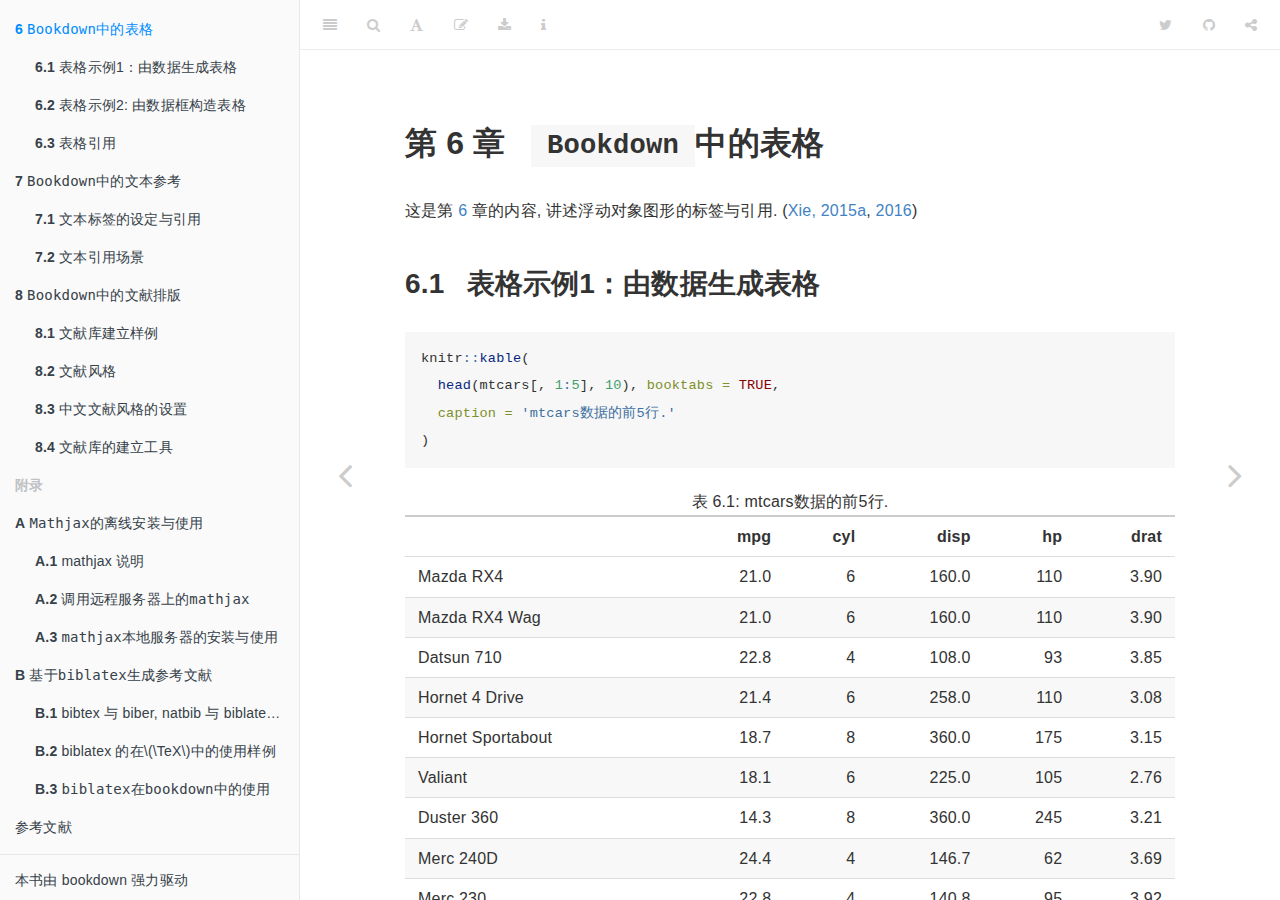
<file: tables.html>
<!DOCTYPE html>
<html lang="" xml:lang="">
<head>

  <meta charset="utf-8" />
  <meta http-equiv="X-UA-Compatible" content="IE=edge" />
  <title>第 6 章 Bookdown中的表格 | Bookdown中文书稿写作手册</title>
  <meta name="description" content="bookdown写书体验非常好." />
  <meta name="generator" content="bookdown 0.22 and GitBook 2.6.7" />

  <meta property="og:title" content="第 6 章 Bookdown中的表格 | Bookdown中文书稿写作手册" />
  <meta property="og:type" content="book" />
  <meta property="og:url" content="https://tangyc8866.github.io/bookdown-tyc/" />
  
  <meta property="og:description" content="bookdown写书体验非常好." />
  <meta name="github-repo" content="tangyc8866.github.io/bookdown-tyc/" />

  <meta name="twitter:card" content="summary" />
  <meta name="twitter:title" content="第 6 章 Bookdown中的表格 | Bookdown中文书稿写作手册" />
  
  <meta name="twitter:description" content="bookdown写书体验非常好." />
  

<meta name="author" content="汤银才" />


<meta name="date" content="2021-07-21" />

  <meta name="viewport" content="width=device-width, initial-scale=1" />
  <meta name="apple-mobile-web-app-capable" content="yes" />
  <meta name="apple-mobile-web-app-status-bar-style" content="black" />
  
  
<link rel="prev" href="figures.html"/>
<link rel="next" href="textref.html"/>
<script src="libs/header-attrs-2.7/header-attrs.js"></script>
<script src="libs/jquery-2.2.3/jquery.min.js"></script>
<link href="libs/gitbook-2.6.7/css/style.css" rel="stylesheet" />
<link href="libs/gitbook-2.6.7/css/plugin-table.css" rel="stylesheet" />
<link href="libs/gitbook-2.6.7/css/plugin-bookdown.css" rel="stylesheet" />
<link href="libs/gitbook-2.6.7/css/plugin-highlight.css" rel="stylesheet" />
<link href="libs/gitbook-2.6.7/css/plugin-search.css" rel="stylesheet" />
<link href="libs/gitbook-2.6.7/css/plugin-fontsettings.css" rel="stylesheet" />
<link href="libs/gitbook-2.6.7/css/plugin-clipboard.css" rel="stylesheet" />









<link href="libs/anchor-sections-1.0.1/anchor-sections.css" rel="stylesheet" />
<script src="libs/anchor-sections-1.0.1/anchor-sections.js"></script>
<script type="text/x-mathjax-config">
MathJax.Hub.Config({
  jax: ["input/TeX","output/SVG"],
  extensions: ["tex2jax.js","MathMenu.js","MathZoom.js"],
  TeX: {
    Macros: {
       bm: ["{\\boldsymbol #1}",1],
    }, 
    extensions: ["AMSmath.js","AMSsymbols.js","noErrors.js","noUndefined.js"]
  }
});

</script>
<script type="text/javascript"
   src="http://127.0.0.1/MathJax/MathJax.js">
</script>


<style type="text/css">
pre > code.sourceCode { white-space: pre; position: relative; }
pre > code.sourceCode > span { display: inline-block; line-height: 1.25; }
pre > code.sourceCode > span:empty { height: 1.2em; }
.sourceCode { overflow: visible; }
code.sourceCode > span { color: inherit; text-decoration: inherit; }
pre.sourceCode { margin: 0; }
@media screen {
div.sourceCode { overflow: auto; }
}
@media print {
pre > code.sourceCode { white-space: pre-wrap; }
pre > code.sourceCode > span { text-indent: -5em; padding-left: 5em; }
}
pre.numberSource code
  { counter-reset: source-line 0; }
pre.numberSource code > span
  { position: relative; left: -4em; counter-increment: source-line; }
pre.numberSource code > span > a:first-child::before
  { content: counter(source-line);
    position: relative; left: -1em; text-align: right; vertical-align: baseline;
    border: none; display: inline-block;
    -webkit-touch-callout: none; -webkit-user-select: none;
    -khtml-user-select: none; -moz-user-select: none;
    -ms-user-select: none; user-select: none;
    padding: 0 4px; width: 4em;
    color: #aaaaaa;
  }
pre.numberSource { margin-left: 3em; border-left: 1px solid #aaaaaa;  padding-left: 4px; }
div.sourceCode
  {   }
@media screen {
pre > code.sourceCode > span > a:first-child::before { text-decoration: underline; }
}
code span.al { color: #ff0000; font-weight: bold; } /* Alert */
code span.an { color: #60a0b0; font-weight: bold; font-style: italic; } /* Annotation */
code span.at { color: #7d9029; } /* Attribute */
code span.bn { color: #40a070; } /* BaseN */
code span.bu { } /* BuiltIn */
code span.cf { color: #007020; font-weight: bold; } /* ControlFlow */
code span.ch { color: #4070a0; } /* Char */
code span.cn { color: #880000; } /* Constant */
code span.co { color: #60a0b0; font-style: italic; } /* Comment */
code span.cv { color: #60a0b0; font-weight: bold; font-style: italic; } /* CommentVar */
code span.do { color: #ba2121; font-style: italic; } /* Documentation */
code span.dt { color: #902000; } /* DataType */
code span.dv { color: #40a070; } /* DecVal */
code span.er { color: #ff0000; font-weight: bold; } /* Error */
code span.ex { } /* Extension */
code span.fl { color: #40a070; } /* Float */
code span.fu { color: #06287e; } /* Function */
code span.im { } /* Import */
code span.in { color: #60a0b0; font-weight: bold; font-style: italic; } /* Information */
code span.kw { color: #007020; font-weight: bold; } /* Keyword */
code span.op { color: #666666; } /* Operator */
code span.ot { color: #007020; } /* Other */
code span.pp { color: #bc7a00; } /* Preprocessor */
code span.sc { color: #4070a0; } /* SpecialChar */
code span.ss { color: #bb6688; } /* SpecialString */
code span.st { color: #4070a0; } /* String */
code span.va { color: #19177c; } /* Variable */
code span.vs { color: #4070a0; } /* VerbatimString */
code span.wa { color: #60a0b0; font-weight: bold; font-style: italic; } /* Warning */
</style>

<style type="text/css">
/* Used with Pandoc 2.11+ new --citeproc when CSL is used */
div.csl-bib-body { }
div.csl-entry {
  clear: both;
}
.hanging div.csl-entry {
  margin-left:2em;
  text-indent:-2em;
}
div.csl-left-margin {
  min-width:2em;
  float:left;
}
div.csl-right-inline {
  margin-left:2em;
  padding-left:1em;
}
div.csl-indent {
  margin-left: 2em;
}
</style>

<link rel="stylesheet" href="css/style.css" type="text/css" />
</head>

<body>



  <div class="book without-animation with-summary font-size-2 font-family-1" data-basepath=".">

    <div class="book-summary">
      <nav role="navigation">

<ul class="summary">
<li><a href="./">bookdown排版模板</a></li>

<li class="divider"></li>
<li class="chapter" data-level="" data-path="index.html"><a href="index.html"><i class="fa fa-check"></i>前言</a></li>
<li class="chapter" data-level="1" data-path="intro.html"><a href="intro.html"><i class="fa fa-check"></i><b>1</b> 引言</a>
<ul>
<li class="chapter" data-level="1.1" data-path="intro.html"><a href="intro.html#sec1-1"><i class="fa fa-check"></i><b>1.1</b> 中国图书出版的变化</a></li>
<li class="chapter" data-level="1.2" data-path="intro.html"><a href="intro.html#sec1-2"><i class="fa fa-check"></i><b>1.2</b> 统计类图书的核心要素</a></li>
<li class="chapter" data-level="1.3" data-path="intro.html"><a href="intro.html#sec1-3"><i class="fa fa-check"></i><b>1.3</b> 统计数据分析类图书模板的选择</a>
<ul>
<li class="chapter" data-level="1.3.1" data-path="intro.html"><a href="intro.html#sec1-3-1"><i class="fa fa-check"></i><b>1.3.1</b> 基于纯 <span class="math inline">\(\TeX\)</span> 模板</a></li>
<li class="chapter" data-level="1.3.2" data-path="intro.html"><a href="intro.html#sec1-3-2"><i class="fa fa-check"></i><b>1.3.2</b> <code>R</code>markdown与<span class="math inline">\(\TeX\)</span>的结合</a></li>
<li class="chapter" data-level="1.3.3" data-path="intro.html"><a href="intro.html#sec1-3-3"><i class="fa fa-check"></i><b>1.3.3</b> <code>Rmarkdown</code>向<code>Bookdown</code>过渡</a></li>
</ul></li>
</ul></li>
<li class="chapter" data-level="2" data-path="bookdown.html"><a href="bookdown.html"><i class="fa fa-check"></i><b>2</b> <code>bookdown</code>速览</a>
<ul>
<li class="chapter" data-level="2.1" data-path="bookdown.html"><a href="bookdown.html#sec2-1"><i class="fa fa-check"></i><b>2.1</b> 关于<code>bookdown</code></a></li>
<li class="chapter" data-level="2.2" data-path="bookdown.html"><a href="bookdown.html#sec2-2"><i class="fa fa-check"></i><b>2.2</b> 快速排版的思路</a></li>
<li class="chapter" data-level="2.3" data-path="bookdown.html"><a href="bookdown.html#sec2-3"><i class="fa fa-check"></i><b>2.3</b> 书的基本设置</a>
<ul>
<li class="chapter" data-level="2.3.1" data-path="bookdown.html"><a href="bookdown.html#index.rmd文件"><i class="fa fa-check"></i><b>2.3.1</b> <code>index.Rmd</code>文件</a></li>
<li class="chapter" data-level="2.3.2" data-path="bookdown.html"><a href="bookdown.html#bookdown.yml文件"><i class="fa fa-check"></i><b>2.3.2</b> <code>_bookdown.yml</code>文件</a></li>
<li class="chapter" data-level="2.3.3" data-path="bookdown.html"><a href="bookdown.html#output.yml文件"><i class="fa fa-check"></i><b>2.3.3</b> <code>_output.yml</code>文件</a></li>
</ul></li>
<li class="chapter" data-level="2.4" data-path="bookdown.html"><a href="bookdown.html#sec2-4"><i class="fa fa-check"></i><b>2.4</b> 章节结构</a></li>
<li class="chapter" data-level="2.5" data-path="bookdown.html"><a href="bookdown.html#sec2-5"><i class="fa fa-check"></i><b>2.5</b> 书的编译</a></li>
<li class="chapter" data-level="2.6" data-path="bookdown.html"><a href="bookdown.html#sec2-6"><i class="fa fa-check"></i><b>2.6</b> 浮动对象标签与引用汇总</a></li>
</ul></li>
<li class="chapter" data-level="3" data-path="sections.html"><a href="sections.html"><i class="fa fa-check"></i><b>3</b> Bookdow中 的章节标题</a>
<ul>
<li class="chapter" data-level="3.1" data-path="sections.html"><a href="sections.html#sec3-1"><i class="fa fa-check"></i><b>3.1</b> 章节标题</a></li>
<li class="chapter" data-level="3.2" data-path="sections.html"><a href="sections.html#sec3-2"><i class="fa fa-check"></i><b>3.2</b> 章节标题标签的设定与引用</a></li>
</ul></li>
<li class="chapter" data-level="4" data-path="formulas.html"><a href="formulas.html"><i class="fa fa-check"></i><b>4</b> <code>Bookdown</code>中的公式与定理</a>
<ul>
<li class="chapter" data-level="4.1" data-path="formulas.html"><a href="formulas.html#sec4-1"><i class="fa fa-check"></i><b>4.1</b> 公式标签的设定</a></li>
<li class="chapter" data-level="4.2" data-path="formulas.html"><a href="formulas.html#sec4-2"><i class="fa fa-check"></i><b>4.2</b> 定理标签的设定</a></li>
<li class="chapter" data-level="4.3" data-path="formulas.html"><a href="formulas.html#sec4-3"><i class="fa fa-check"></i><b>4.3</b> 定理与公式的引用</a></li>
<li class="chapter" data-level="4.4" data-path="formulas.html"><a href="formulas.html#sec4-4"><i class="fa fa-check"></i><b>4.4</b> 数学公式的扩展</a></li>
</ul></li>
<li class="chapter" data-level="5" data-path="figures.html"><a href="figures.html"><i class="fa fa-check"></i><b>5</b> <code>Bookdown</code>中的图形</a>
<ul>
<li class="chapter" data-level="5.1" data-path="figures.html"><a href="figures.html#sec5-1"><i class="fa fa-check"></i><b>5.1</b> 由<code>R</code>生成单个图形示例</a></li>
<li class="chapter" data-level="5.2" data-path="figures.html"><a href="figures.html#sec5-2"><i class="fa fa-check"></i><b>5.2</b> 由<code>R</code>生成两个图形并置示例</a></li>
<li class="chapter" data-level="5.3" data-path="figures.html"><a href="figures.html#sec5-3"><i class="fa fa-check"></i><b>5.3</b> 由<code>R</code>生成两个图形堆叠示例</a></li>
<li class="chapter" data-level="5.4" data-path="figures.html"><a href="figures.html#sec5-4"><i class="fa fa-check"></i><b>5.4</b> 静态图形示例</a></li>
<li class="chapter" data-level="5.5" data-path="figures.html"><a href="figures.html#sec5-5"><i class="fa fa-check"></i><b>5.5</b> 图形引用</a></li>
</ul></li>
<li class="chapter" data-level="6" data-path="tables.html"><a href="tables.html"><i class="fa fa-check"></i><b>6</b> <code>Bookdown</code>中的表格</a>
<ul>
<li class="chapter" data-level="6.1" data-path="tables.html"><a href="tables.html#sec6-1"><i class="fa fa-check"></i><b>6.1</b> 表格示例1：由数据生成表格</a></li>
<li class="chapter" data-level="6.2" data-path="tables.html"><a href="tables.html#sec6-2"><i class="fa fa-check"></i><b>6.2</b> 表格示例2: 由数据框构造表格</a></li>
<li class="chapter" data-level="6.3" data-path="tables.html"><a href="tables.html#sec6-3"><i class="fa fa-check"></i><b>6.3</b> 表格引用</a></li>
</ul></li>
<li class="chapter" data-level="7" data-path="textref.html"><a href="textref.html"><i class="fa fa-check"></i><b>7</b> <code>Bookdown</code>中的文本参考</a>
<ul>
<li class="chapter" data-level="7.1" data-path="textref.html"><a href="textref.html#sec7-1"><i class="fa fa-check"></i><b>7.1</b> 文本标签的设定与引用</a></li>
<li class="chapter" data-level="7.2" data-path="textref.html"><a href="textref.html#sec7-2"><i class="fa fa-check"></i><b>7.2</b> 文本引用场景</a></li>
</ul></li>
<li class="chapter" data-level="8" data-path="bibs.html"><a href="bibs.html"><i class="fa fa-check"></i><b>8</b> <code>Bookdown</code>中的文献排版</a>
<ul>
<li class="chapter" data-level="8.1" data-path="bibs.html"><a href="bibs.html#sec8-1"><i class="fa fa-check"></i><b>8.1</b> 文献库建立样例</a></li>
<li class="chapter" data-level="8.2" data-path="bibs.html"><a href="bibs.html#sec8-2"><i class="fa fa-check"></i><b>8.2</b> 文献风格</a></li>
<li class="chapter" data-level="8.3" data-path="bibs.html"><a href="bibs.html#sec8-3"><i class="fa fa-check"></i><b>8.3</b> 中文文献风格的设置</a></li>
<li class="chapter" data-level="8.4" data-path="bibs.html"><a href="bibs.html#sec8-4"><i class="fa fa-check"></i><b>8.4</b> 文献库的建立工具</a></li>
</ul></li>
<li class="appendix"><span><b>附录</b></span></li>
<li class="chapter" data-level="A" data-path="mjx.html"><a href="mjx.html"><i class="fa fa-check"></i><b>A</b> <code>Mathjax</code>的离线安装与使用</a>
<ul>
<li class="chapter" data-level="A.1" data-path="mjx.html"><a href="mjx.html#sec9-1"><i class="fa fa-check"></i><b>A.1</b> mathjax 说明</a></li>
<li class="chapter" data-level="A.2" data-path="mjx.html"><a href="mjx.html#sec9-2"><i class="fa fa-check"></i><b>A.2</b> 调用远程服务器上的<code>mathjax</code></a></li>
<li class="chapter" data-level="A.3" data-path="mjx.html"><a href="mjx.html#sec9-3"><i class="fa fa-check"></i><b>A.3</b> <code>mathjax</code>本地服务器的安装与使用</a></li>
</ul></li>
<li class="chapter" data-level="B" data-path="biber.html"><a href="biber.html"><i class="fa fa-check"></i><b>B</b> 基于<code>biblatex</code>生成参考文献</a>
<ul>
<li class="chapter" data-level="B.1" data-path="biber.html"><a href="biber.html#sec10-1"><i class="fa fa-check"></i><b>B.1</b> bibtex 与 biber, natbib 与 biblatex 比较</a>
<ul>
<li class="chapter" data-level="B.1.1" data-path="biber.html"><a href="biber.html#概述"><i class="fa fa-check"></i><b>B.1.1</b> 概述</a></li>
<li class="chapter" data-level="B.1.2" data-path="biber.html"><a href="biber.html#natbib-的优点"><i class="fa fa-check"></i><b>B.1.2</b> <code>natbib</code> 的优点</a></li>
<li class="chapter" data-level="B.1.3" data-path="biber.html"><a href="biber.html#biblatex-的优缺点"><i class="fa fa-check"></i><b>B.1.3</b> biblatex 的优缺点</a></li>
</ul></li>
<li class="chapter" data-level="B.2" data-path="biber.html"><a href="biber.html#sec10-2"><i class="fa fa-check"></i><b>B.2</b> biblatex 的在<span class="math inline">\(\TeX\)</span>中的使用样例</a></li>
<li class="chapter" data-level="B.3" data-path="biber.html"><a href="biber.html#sec10-3"><i class="fa fa-check"></i><b>B.3</b> <code>biblatex</code>在<code>bookdown</code>中的使用</a></li>
</ul></li>
<li class="chapter" data-level="" data-path="references.html"><a href="references.html"><i class="fa fa-check"></i>参考文献</a></li>
<li class="divider"></li>
<li><a href="https://bookdown.org" target="blank">本书由 bookdown 强力驱动</a></li>

</ul>

      </nav>
    </div>

    <div class="book-body">
      <div class="body-inner">
        <div class="book-header" role="navigation">
          <h1>
            <i class="fa fa-circle-o-notch fa-spin"></i><a href="./">Bookdown中文书稿写作手册</a>
          </h1>
        </div>

        <div class="page-wrapper" tabindex="-1" role="main">
          <div class="page-inner">

            <section class="normal" id="section-">
<div id="tables" class="section level1" number="6">
<h1><span class="header-section-number">第 6 章</span> <code>Bookdown</code>中的表格</h1>
<p>这是第 <a href="tables.html#tables">6</a> 章的内容, 讲述浮动对象图形的标签与引用. <span class="citation">(<a href="#ref-xie2015" role="doc-biblioref">Xie, 2015a</a>, <a href="#ref-bookdown2016" role="doc-biblioref">2016</a>)</span></p>
<div id="sec6-1" class="section level2" number="6.1">
<h2><span class="header-section-number">6.1</span> 表格示例1：由数据生成表格</h2>
<div class="sourceCode" id="cb19"><pre class="sourceCode r"><code class="sourceCode r"><span id="cb19-1"><a href="tables.html#cb19-1" aria-hidden="true" tabindex="-1"></a>knitr<span class="sc">::</span><span class="fu">kable</span>(</span>
<span id="cb19-2"><a href="tables.html#cb19-2" aria-hidden="true" tabindex="-1"></a>  <span class="fu">head</span>(mtcars[, <span class="dv">1</span><span class="sc">:</span><span class="dv">5</span>], <span class="dv">10</span>), <span class="at">booktabs =</span> <span class="cn">TRUE</span>,</span>
<span id="cb19-3"><a href="tables.html#cb19-3" aria-hidden="true" tabindex="-1"></a>  <span class="at">caption =</span> <span class="st">&#39;mtcars数据的前5行.&#39;</span></span>
<span id="cb19-4"><a href="tables.html#cb19-4" aria-hidden="true" tabindex="-1"></a>)</span></code></pre></div>
<table>
<caption><span id="tab:tab3-1">表 6.1: </span>mtcars数据的前5行.</caption>
<thead>
<tr class="header">
<th align="left"></th>
<th align="right">mpg</th>
<th align="right">cyl</th>
<th align="right">disp</th>
<th align="right">hp</th>
<th align="right">drat</th>
</tr>
</thead>
<tbody>
<tr class="odd">
<td align="left">Mazda RX4</td>
<td align="right">21.0</td>
<td align="right">6</td>
<td align="right">160.0</td>
<td align="right">110</td>
<td align="right">3.90</td>
</tr>
<tr class="even">
<td align="left">Mazda RX4 Wag</td>
<td align="right">21.0</td>
<td align="right">6</td>
<td align="right">160.0</td>
<td align="right">110</td>
<td align="right">3.90</td>
</tr>
<tr class="odd">
<td align="left">Datsun 710</td>
<td align="right">22.8</td>
<td align="right">4</td>
<td align="right">108.0</td>
<td align="right">93</td>
<td align="right">3.85</td>
</tr>
<tr class="even">
<td align="left">Hornet 4 Drive</td>
<td align="right">21.4</td>
<td align="right">6</td>
<td align="right">258.0</td>
<td align="right">110</td>
<td align="right">3.08</td>
</tr>
<tr class="odd">
<td align="left">Hornet Sportabout</td>
<td align="right">18.7</td>
<td align="right">8</td>
<td align="right">360.0</td>
<td align="right">175</td>
<td align="right">3.15</td>
</tr>
<tr class="even">
<td align="left">Valiant</td>
<td align="right">18.1</td>
<td align="right">6</td>
<td align="right">225.0</td>
<td align="right">105</td>
<td align="right">2.76</td>
</tr>
<tr class="odd">
<td align="left">Duster 360</td>
<td align="right">14.3</td>
<td align="right">8</td>
<td align="right">360.0</td>
<td align="right">245</td>
<td align="right">3.21</td>
</tr>
<tr class="even">
<td align="left">Merc 240D</td>
<td align="right">24.4</td>
<td align="right">4</td>
<td align="right">146.7</td>
<td align="right">62</td>
<td align="right">3.69</td>
</tr>
<tr class="odd">
<td align="left">Merc 230</td>
<td align="right">22.8</td>
<td align="right">4</td>
<td align="right">140.8</td>
<td align="right">95</td>
<td align="right">3.92</td>
</tr>
<tr class="even">
<td align="left">Merc 280</td>
<td align="right">19.2</td>
<td align="right">6</td>
<td align="right">167.6</td>
<td align="right">123</td>
<td align="right">3.92</td>
</tr>
</tbody>
</table>
</div>
<div id="sec6-2" class="section level2" number="6.2">
<h2><span class="header-section-number">6.2</span> 表格示例2: 由数据框构造表格</h2>

<table>
<caption><span id="tab:tab3-2">表 6.2: </span>遗传连接模型例子中观测到的频数 <span class="math inline">\(y_i\)</span> 和频率 <span class="math inline">\(p(y_i|\pi)\)</span>，<span class="math inline">\(i=1, \dots ,4\)</span>，197个动物.</caption>
<colgroup>
<col width="25%" />
<col width="25%" />
<col width="18%" />
<col width="18%" />
<col width="12%" />
</colgroup>
<thead>
<tr class="header">
<th align="left">Category</th>
<th align="left">1</th>
<th align="left">2</th>
<th align="left">3</th>
<th align="left">4</th>
</tr>
</thead>
<tbody>
<tr class="odd">
<td align="left">Frequency <span class="math inline">\(y_i\)</span></td>
<td align="left">125</td>
<td align="left">18</td>
<td align="left">20</td>
<td align="left">34</td>
</tr>
<tr class="even">
<td align="left">Probability <span class="math inline">\(p(y_i\mid\pi)\)</span></td>
<td align="left"><span class="math inline">\(\frac{1}{2}+\frac{\pi}{4}\)</span></td>
<td align="left"><span class="math inline">\(\frac{1}{4}(1-\pi)\)</span></td>
<td align="left"><span class="math inline">\(\frac{1}{4}(1-\pi)\)</span></td>
<td align="left"><span class="math inline">\(\frac{1}{4}\)</span></td>
</tr>
</tbody>
</table>
<p>注意:</p>
<ol style="list-style-type: decimal">
<li>表格中<code>%</code>用<code>\\%</code></li>
<li>表格中latex命令用<code>\\</code>代替<code>\</code></li>
</ol>
</div>
<div id="sec6-3" class="section level2" number="6.3">
<h2><span class="header-section-number">6.3</span> 表格引用</h2>
<p>表格引用由代码块的标签(设为<code>label</code>)引用实现, 并带前缀<code>tab:</code>, 由<code>\@ref(tab:label)</code>实现. 例如</p>
<pre><code>本章共出现二张表格，即表\@ref(tab:tab3-1)和表\@ref(tab:tab3-2).</code></pre>
<p>输出为：</p>
<p>本章共出现二张表格，即表<a href="tables.html#tab:tab3-1">6.1</a>和表<a href="tables.html#tab:tab3-2">6.2</a>.</p>
<p><strong>注</strong>: 表格中的caption(题图)由文本引用生成.</p>

</div>
</div>
<h3>参考文献</h3>
<div id="refs" class="references csl-bib-body hanging-indent" line-spacing="2">
<div id="ref-xie2015" class="csl-entry">
Xie, Y. (2015a). <em>Dynamic documents with <span>R</span> and knitr</em> (2nd ed.). Boca Raton, Florida: Chapman; Hall/CRC. Retrieved from <a href="http://yihui.name/knitr/">http://yihui.name/knitr/</a>
</div>
<div id="ref-bookdown2016" class="csl-entry">
Xie, Y. (2016). <em>Bookdown: Authoring books and technical documents with <span>R</span> markdown</em>. Boca Raton, Florida: Chapman; Hall/CRC. Retrieved from <a href="https://bookdown.org/yihui/bookdown">https://bookdown.org/yihui/bookdown</a>
</div>
</div>
            </section>

          </div>
        </div>
      </div>
<a href="figures.html" class="navigation navigation-prev " aria-label="Previous page"><i class="fa fa-angle-left"></i></a>
<a href="textref.html" class="navigation navigation-next " aria-label="Next page"><i class="fa fa-angle-right"></i></a>
    </div>
  </div>
<script src="libs/gitbook-2.6.7/js/app.min.js"></script>
<script src="libs/gitbook-2.6.7/js/lunr.js"></script>
<script src="libs/gitbook-2.6.7/js/clipboard.min.js"></script>
<script src="libs/gitbook-2.6.7/js/plugin-search.js"></script>
<script src="libs/gitbook-2.6.7/js/plugin-sharing.js"></script>
<script src="libs/gitbook-2.6.7/js/plugin-fontsettings.js"></script>
<script src="libs/gitbook-2.6.7/js/plugin-bookdown.js"></script>
<script src="libs/gitbook-2.6.7/js/jquery.highlight.js"></script>
<script src="libs/gitbook-2.6.7/js/plugin-clipboard.js"></script>
<script>
gitbook.require(["gitbook"], function(gitbook) {
gitbook.start({
"sharing": {
"github": true,
"facebook": false,
"twitter": true,
"linkedin": false,
"weibo": false,
"instapaper": false,
"vk": false,
"whatsapp": false,
"all": ["facebook", "twitter", "linkedin", "weibo", "instapaper"]
},
"fontsettings": {
"theme": "white",
"family": "sans",
"size": 2
},
"edit": {
"link": "https://github.com/yihui/bookdown-chinese/edit/master/006-tables.Rmd",
"text": "编辑"
},
"history": {
"link": null,
"text": null
},
"view": {
"link": null,
"text": null
},
"download": ["bookdown-tutorial.pdf", "bookdown-tutorial.epub"],
"toc": {
"collapse": "subsection",
"scroll_highlight": true
}
});
});
</script>

<!-- dynamically load mathjax for compatibility with self-contained -->
<script>
  (function () {
    var script = document.createElement("script");
    script.type = "text/javascript";
    var src = "true";
    if (src === "" || src === "true") src = "https://mathjax.rstudio.com/latest/MathJax.js?config=TeX-MML-AM_CHTML";
    if (location.protocol !== "file:")
      if (/^https?:/.test(src))
        src = src.replace(/^https?:/, '');
    script.src = src;
    document.getElementsByTagName("head")[0].appendChild(script);
  })();
</script>
</body>

</html>
</file>
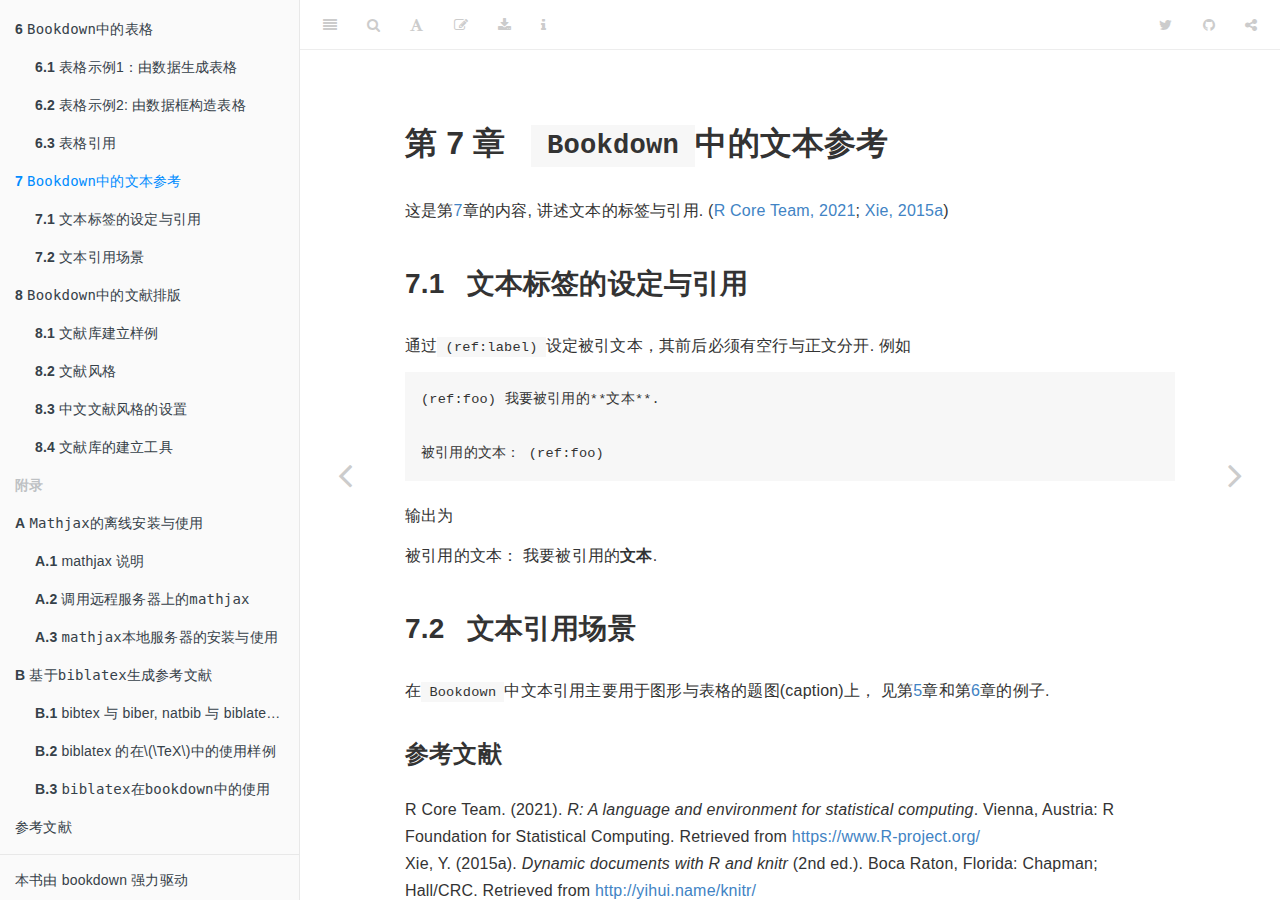
<file: textref.html>
<!DOCTYPE html>
<html lang="" xml:lang="">
<head>

  <meta charset="utf-8" />
  <meta http-equiv="X-UA-Compatible" content="IE=edge" />
  <title>第 7 章 Bookdown中的文本参考 | Bookdown中文书稿写作手册</title>
  <meta name="description" content="bookdown写书体验非常好." />
  <meta name="generator" content="bookdown 0.22 and GitBook 2.6.7" />

  <meta property="og:title" content="第 7 章 Bookdown中的文本参考 | Bookdown中文书稿写作手册" />
  <meta property="og:type" content="book" />
  <meta property="og:url" content="https://tangyc8866.github.io/bookdown-tyc/" />
  
  <meta property="og:description" content="bookdown写书体验非常好." />
  <meta name="github-repo" content="tangyc8866.github.io/bookdown-tyc/" />

  <meta name="twitter:card" content="summary" />
  <meta name="twitter:title" content="第 7 章 Bookdown中的文本参考 | Bookdown中文书稿写作手册" />
  
  <meta name="twitter:description" content="bookdown写书体验非常好." />
  

<meta name="author" content="汤银才" />


<meta name="date" content="2021-07-21" />

  <meta name="viewport" content="width=device-width, initial-scale=1" />
  <meta name="apple-mobile-web-app-capable" content="yes" />
  <meta name="apple-mobile-web-app-status-bar-style" content="black" />
  
  
<link rel="prev" href="tables.html"/>
<link rel="next" href="bibs.html"/>
<script src="libs/header-attrs-2.7/header-attrs.js"></script>
<script src="libs/jquery-2.2.3/jquery.min.js"></script>
<link href="libs/gitbook-2.6.7/css/style.css" rel="stylesheet" />
<link href="libs/gitbook-2.6.7/css/plugin-table.css" rel="stylesheet" />
<link href="libs/gitbook-2.6.7/css/plugin-bookdown.css" rel="stylesheet" />
<link href="libs/gitbook-2.6.7/css/plugin-highlight.css" rel="stylesheet" />
<link href="libs/gitbook-2.6.7/css/plugin-search.css" rel="stylesheet" />
<link href="libs/gitbook-2.6.7/css/plugin-fontsettings.css" rel="stylesheet" />
<link href="libs/gitbook-2.6.7/css/plugin-clipboard.css" rel="stylesheet" />









<link href="libs/anchor-sections-1.0.1/anchor-sections.css" rel="stylesheet" />
<script src="libs/anchor-sections-1.0.1/anchor-sections.js"></script>
<script type="text/x-mathjax-config">
MathJax.Hub.Config({
  jax: ["input/TeX","output/SVG"],
  extensions: ["tex2jax.js","MathMenu.js","MathZoom.js"],
  TeX: {
    Macros: {
       bm: ["{\\boldsymbol #1}",1],
    }, 
    extensions: ["AMSmath.js","AMSsymbols.js","noErrors.js","noUndefined.js"]
  }
});

</script>
<script type="text/javascript"
   src="http://127.0.0.1/MathJax/MathJax.js">
</script>


<style type="text/css">
pre > code.sourceCode { white-space: pre; position: relative; }
pre > code.sourceCode > span { display: inline-block; line-height: 1.25; }
pre > code.sourceCode > span:empty { height: 1.2em; }
.sourceCode { overflow: visible; }
code.sourceCode > span { color: inherit; text-decoration: inherit; }
pre.sourceCode { margin: 0; }
@media screen {
div.sourceCode { overflow: auto; }
}
@media print {
pre > code.sourceCode { white-space: pre-wrap; }
pre > code.sourceCode > span { text-indent: -5em; padding-left: 5em; }
}
pre.numberSource code
  { counter-reset: source-line 0; }
pre.numberSource code > span
  { position: relative; left: -4em; counter-increment: source-line; }
pre.numberSource code > span > a:first-child::before
  { content: counter(source-line);
    position: relative; left: -1em; text-align: right; vertical-align: baseline;
    border: none; display: inline-block;
    -webkit-touch-callout: none; -webkit-user-select: none;
    -khtml-user-select: none; -moz-user-select: none;
    -ms-user-select: none; user-select: none;
    padding: 0 4px; width: 4em;
    color: #aaaaaa;
  }
pre.numberSource { margin-left: 3em; border-left: 1px solid #aaaaaa;  padding-left: 4px; }
div.sourceCode
  {   }
@media screen {
pre > code.sourceCode > span > a:first-child::before { text-decoration: underline; }
}
code span.al { color: #ff0000; font-weight: bold; } /* Alert */
code span.an { color: #60a0b0; font-weight: bold; font-style: italic; } /* Annotation */
code span.at { color: #7d9029; } /* Attribute */
code span.bn { color: #40a070; } /* BaseN */
code span.bu { } /* BuiltIn */
code span.cf { color: #007020; font-weight: bold; } /* ControlFlow */
code span.ch { color: #4070a0; } /* Char */
code span.cn { color: #880000; } /* Constant */
code span.co { color: #60a0b0; font-style: italic; } /* Comment */
code span.cv { color: #60a0b0; font-weight: bold; font-style: italic; } /* CommentVar */
code span.do { color: #ba2121; font-style: italic; } /* Documentation */
code span.dt { color: #902000; } /* DataType */
code span.dv { color: #40a070; } /* DecVal */
code span.er { color: #ff0000; font-weight: bold; } /* Error */
code span.ex { } /* Extension */
code span.fl { color: #40a070; } /* Float */
code span.fu { color: #06287e; } /* Function */
code span.im { } /* Import */
code span.in { color: #60a0b0; font-weight: bold; font-style: italic; } /* Information */
code span.kw { color: #007020; font-weight: bold; } /* Keyword */
code span.op { color: #666666; } /* Operator */
code span.ot { color: #007020; } /* Other */
code span.pp { color: #bc7a00; } /* Preprocessor */
code span.sc { color: #4070a0; } /* SpecialChar */
code span.ss { color: #bb6688; } /* SpecialString */
code span.st { color: #4070a0; } /* String */
code span.va { color: #19177c; } /* Variable */
code span.vs { color: #4070a0; } /* VerbatimString */
code span.wa { color: #60a0b0; font-weight: bold; font-style: italic; } /* Warning */
</style>

<style type="text/css">
/* Used with Pandoc 2.11+ new --citeproc when CSL is used */
div.csl-bib-body { }
div.csl-entry {
  clear: both;
}
.hanging div.csl-entry {
  margin-left:2em;
  text-indent:-2em;
}
div.csl-left-margin {
  min-width:2em;
  float:left;
}
div.csl-right-inline {
  margin-left:2em;
  padding-left:1em;
}
div.csl-indent {
  margin-left: 2em;
}
</style>

<link rel="stylesheet" href="css/style.css" type="text/css" />
</head>

<body>



  <div class="book without-animation with-summary font-size-2 font-family-1" data-basepath=".">

    <div class="book-summary">
      <nav role="navigation">

<ul class="summary">
<li><a href="./">bookdown排版模板</a></li>

<li class="divider"></li>
<li class="chapter" data-level="" data-path="index.html"><a href="index.html"><i class="fa fa-check"></i>前言</a></li>
<li class="chapter" data-level="1" data-path="intro.html"><a href="intro.html"><i class="fa fa-check"></i><b>1</b> 引言</a>
<ul>
<li class="chapter" data-level="1.1" data-path="intro.html"><a href="intro.html#sec1-1"><i class="fa fa-check"></i><b>1.1</b> 中国图书出版的变化</a></li>
<li class="chapter" data-level="1.2" data-path="intro.html"><a href="intro.html#sec1-2"><i class="fa fa-check"></i><b>1.2</b> 统计类图书的核心要素</a></li>
<li class="chapter" data-level="1.3" data-path="intro.html"><a href="intro.html#sec1-3"><i class="fa fa-check"></i><b>1.3</b> 统计数据分析类图书模板的选择</a>
<ul>
<li class="chapter" data-level="1.3.1" data-path="intro.html"><a href="intro.html#sec1-3-1"><i class="fa fa-check"></i><b>1.3.1</b> 基于纯 <span class="math inline">\(\TeX\)</span> 模板</a></li>
<li class="chapter" data-level="1.3.2" data-path="intro.html"><a href="intro.html#sec1-3-2"><i class="fa fa-check"></i><b>1.3.2</b> <code>R</code>markdown与<span class="math inline">\(\TeX\)</span>的结合</a></li>
<li class="chapter" data-level="1.3.3" data-path="intro.html"><a href="intro.html#sec1-3-3"><i class="fa fa-check"></i><b>1.3.3</b> <code>Rmarkdown</code>向<code>Bookdown</code>过渡</a></li>
</ul></li>
</ul></li>
<li class="chapter" data-level="2" data-path="bookdown.html"><a href="bookdown.html"><i class="fa fa-check"></i><b>2</b> <code>bookdown</code>速览</a>
<ul>
<li class="chapter" data-level="2.1" data-path="bookdown.html"><a href="bookdown.html#sec2-1"><i class="fa fa-check"></i><b>2.1</b> 关于<code>bookdown</code></a></li>
<li class="chapter" data-level="2.2" data-path="bookdown.html"><a href="bookdown.html#sec2-2"><i class="fa fa-check"></i><b>2.2</b> 快速排版的思路</a></li>
<li class="chapter" data-level="2.3" data-path="bookdown.html"><a href="bookdown.html#sec2-3"><i class="fa fa-check"></i><b>2.3</b> 书的基本设置</a>
<ul>
<li class="chapter" data-level="2.3.1" data-path="bookdown.html"><a href="bookdown.html#index.rmd文件"><i class="fa fa-check"></i><b>2.3.1</b> <code>index.Rmd</code>文件</a></li>
<li class="chapter" data-level="2.3.2" data-path="bookdown.html"><a href="bookdown.html#bookdown.yml文件"><i class="fa fa-check"></i><b>2.3.2</b> <code>_bookdown.yml</code>文件</a></li>
<li class="chapter" data-level="2.3.3" data-path="bookdown.html"><a href="bookdown.html#output.yml文件"><i class="fa fa-check"></i><b>2.3.3</b> <code>_output.yml</code>文件</a></li>
</ul></li>
<li class="chapter" data-level="2.4" data-path="bookdown.html"><a href="bookdown.html#sec2-4"><i class="fa fa-check"></i><b>2.4</b> 章节结构</a></li>
<li class="chapter" data-level="2.5" data-path="bookdown.html"><a href="bookdown.html#sec2-5"><i class="fa fa-check"></i><b>2.5</b> 书的编译</a></li>
<li class="chapter" data-level="2.6" data-path="bookdown.html"><a href="bookdown.html#sec2-6"><i class="fa fa-check"></i><b>2.6</b> 浮动对象标签与引用汇总</a></li>
</ul></li>
<li class="chapter" data-level="3" data-path="sections.html"><a href="sections.html"><i class="fa fa-check"></i><b>3</b> Bookdow中 的章节标题</a>
<ul>
<li class="chapter" data-level="3.1" data-path="sections.html"><a href="sections.html#sec3-1"><i class="fa fa-check"></i><b>3.1</b> 章节标题</a></li>
<li class="chapter" data-level="3.2" data-path="sections.html"><a href="sections.html#sec3-2"><i class="fa fa-check"></i><b>3.2</b> 章节标题标签的设定与引用</a></li>
</ul></li>
<li class="chapter" data-level="4" data-path="formulas.html"><a href="formulas.html"><i class="fa fa-check"></i><b>4</b> <code>Bookdown</code>中的公式与定理</a>
<ul>
<li class="chapter" data-level="4.1" data-path="formulas.html"><a href="formulas.html#sec4-1"><i class="fa fa-check"></i><b>4.1</b> 公式标签的设定</a></li>
<li class="chapter" data-level="4.2" data-path="formulas.html"><a href="formulas.html#sec4-2"><i class="fa fa-check"></i><b>4.2</b> 定理标签的设定</a></li>
<li class="chapter" data-level="4.3" data-path="formulas.html"><a href="formulas.html#sec4-3"><i class="fa fa-check"></i><b>4.3</b> 定理与公式的引用</a></li>
<li class="chapter" data-level="4.4" data-path="formulas.html"><a href="formulas.html#sec4-4"><i class="fa fa-check"></i><b>4.4</b> 数学公式的扩展</a></li>
</ul></li>
<li class="chapter" data-level="5" data-path="figures.html"><a href="figures.html"><i class="fa fa-check"></i><b>5</b> <code>Bookdown</code>中的图形</a>
<ul>
<li class="chapter" data-level="5.1" data-path="figures.html"><a href="figures.html#sec5-1"><i class="fa fa-check"></i><b>5.1</b> 由<code>R</code>生成单个图形示例</a></li>
<li class="chapter" data-level="5.2" data-path="figures.html"><a href="figures.html#sec5-2"><i class="fa fa-check"></i><b>5.2</b> 由<code>R</code>生成两个图形并置示例</a></li>
<li class="chapter" data-level="5.3" data-path="figures.html"><a href="figures.html#sec5-3"><i class="fa fa-check"></i><b>5.3</b> 由<code>R</code>生成两个图形堆叠示例</a></li>
<li class="chapter" data-level="5.4" data-path="figures.html"><a href="figures.html#sec5-4"><i class="fa fa-check"></i><b>5.4</b> 静态图形示例</a></li>
<li class="chapter" data-level="5.5" data-path="figures.html"><a href="figures.html#sec5-5"><i class="fa fa-check"></i><b>5.5</b> 图形引用</a></li>
</ul></li>
<li class="chapter" data-level="6" data-path="tables.html"><a href="tables.html"><i class="fa fa-check"></i><b>6</b> <code>Bookdown</code>中的表格</a>
<ul>
<li class="chapter" data-level="6.1" data-path="tables.html"><a href="tables.html#sec6-1"><i class="fa fa-check"></i><b>6.1</b> 表格示例1：由数据生成表格</a></li>
<li class="chapter" data-level="6.2" data-path="tables.html"><a href="tables.html#sec6-2"><i class="fa fa-check"></i><b>6.2</b> 表格示例2: 由数据框构造表格</a></li>
<li class="chapter" data-level="6.3" data-path="tables.html"><a href="tables.html#sec6-3"><i class="fa fa-check"></i><b>6.3</b> 表格引用</a></li>
</ul></li>
<li class="chapter" data-level="7" data-path="textref.html"><a href="textref.html"><i class="fa fa-check"></i><b>7</b> <code>Bookdown</code>中的文本参考</a>
<ul>
<li class="chapter" data-level="7.1" data-path="textref.html"><a href="textref.html#sec7-1"><i class="fa fa-check"></i><b>7.1</b> 文本标签的设定与引用</a></li>
<li class="chapter" data-level="7.2" data-path="textref.html"><a href="textref.html#sec7-2"><i class="fa fa-check"></i><b>7.2</b> 文本引用场景</a></li>
</ul></li>
<li class="chapter" data-level="8" data-path="bibs.html"><a href="bibs.html"><i class="fa fa-check"></i><b>8</b> <code>Bookdown</code>中的文献排版</a>
<ul>
<li class="chapter" data-level="8.1" data-path="bibs.html"><a href="bibs.html#sec8-1"><i class="fa fa-check"></i><b>8.1</b> 文献库建立样例</a></li>
<li class="chapter" data-level="8.2" data-path="bibs.html"><a href="bibs.html#sec8-2"><i class="fa fa-check"></i><b>8.2</b> 文献风格</a></li>
<li class="chapter" data-level="8.3" data-path="bibs.html"><a href="bibs.html#sec8-3"><i class="fa fa-check"></i><b>8.3</b> 中文文献风格的设置</a></li>
<li class="chapter" data-level="8.4" data-path="bibs.html"><a href="bibs.html#sec8-4"><i class="fa fa-check"></i><b>8.4</b> 文献库的建立工具</a></li>
</ul></li>
<li class="appendix"><span><b>附录</b></span></li>
<li class="chapter" data-level="A" data-path="mjx.html"><a href="mjx.html"><i class="fa fa-check"></i><b>A</b> <code>Mathjax</code>的离线安装与使用</a>
<ul>
<li class="chapter" data-level="A.1" data-path="mjx.html"><a href="mjx.html#sec9-1"><i class="fa fa-check"></i><b>A.1</b> mathjax 说明</a></li>
<li class="chapter" data-level="A.2" data-path="mjx.html"><a href="mjx.html#sec9-2"><i class="fa fa-check"></i><b>A.2</b> 调用远程服务器上的<code>mathjax</code></a></li>
<li class="chapter" data-level="A.3" data-path="mjx.html"><a href="mjx.html#sec9-3"><i class="fa fa-check"></i><b>A.3</b> <code>mathjax</code>本地服务器的安装与使用</a></li>
</ul></li>
<li class="chapter" data-level="B" data-path="biber.html"><a href="biber.html"><i class="fa fa-check"></i><b>B</b> 基于<code>biblatex</code>生成参考文献</a>
<ul>
<li class="chapter" data-level="B.1" data-path="biber.html"><a href="biber.html#sec10-1"><i class="fa fa-check"></i><b>B.1</b> bibtex 与 biber, natbib 与 biblatex 比较</a>
<ul>
<li class="chapter" data-level="B.1.1" data-path="biber.html"><a href="biber.html#概述"><i class="fa fa-check"></i><b>B.1.1</b> 概述</a></li>
<li class="chapter" data-level="B.1.2" data-path="biber.html"><a href="biber.html#natbib-的优点"><i class="fa fa-check"></i><b>B.1.2</b> <code>natbib</code> 的优点</a></li>
<li class="chapter" data-level="B.1.3" data-path="biber.html"><a href="biber.html#biblatex-的优缺点"><i class="fa fa-check"></i><b>B.1.3</b> biblatex 的优缺点</a></li>
</ul></li>
<li class="chapter" data-level="B.2" data-path="biber.html"><a href="biber.html#sec10-2"><i class="fa fa-check"></i><b>B.2</b> biblatex 的在<span class="math inline">\(\TeX\)</span>中的使用样例</a></li>
<li class="chapter" data-level="B.3" data-path="biber.html"><a href="biber.html#sec10-3"><i class="fa fa-check"></i><b>B.3</b> <code>biblatex</code>在<code>bookdown</code>中的使用</a></li>
</ul></li>
<li class="chapter" data-level="" data-path="references.html"><a href="references.html"><i class="fa fa-check"></i>参考文献</a></li>
<li class="divider"></li>
<li><a href="https://bookdown.org" target="blank">本书由 bookdown 强力驱动</a></li>

</ul>

      </nav>
    </div>

    <div class="book-body">
      <div class="body-inner">
        <div class="book-header" role="navigation">
          <h1>
            <i class="fa fa-circle-o-notch fa-spin"></i><a href="./">Bookdown中文书稿写作手册</a>
          </h1>
        </div>

        <div class="page-wrapper" tabindex="-1" role="main">
          <div class="page-inner">

            <section class="normal" id="section-">
<div id="textref" class="section level1" number="7">
<h1><span class="header-section-number">第 7 章</span> <code>Bookdown</code>中的文本参考</h1>
<p>这是第<a href="textref.html#textref">7</a>章的内容, 讲述文本的标签与引用. <span class="citation">(<a href="#ref-R-base" role="doc-biblioref">R Core Team, 2021</a>; <a href="#ref-xie2015" role="doc-biblioref">Xie, 2015a</a>)</span></p>
<div id="sec7-1" class="section level2" number="7.1">
<h2><span class="header-section-number">7.1</span> 文本标签的设定与引用</h2>
<p>通过<code>(ref:label)</code>设定被引文本，其前后必须有空行与正文分开. 例如</p>
<pre><code>(ref:foo) 我要被引用的**文本**. 

被引用的文本： (ref:foo) </code></pre>
<p>输出为</p>

<p>被引用的文本： 我要被引用的<strong>文本</strong>.</p>
</div>
<div id="sec7-2" class="section level2" number="7.2">
<h2><span class="header-section-number">7.2</span> 文本引用场景</h2>
<p>在<code>Bookdown</code>中文本引用主要用于图形与表格的题图(caption)上， 见第<a href="figures.html#figures">5</a>章和第<a href="tables.html#tables">6</a>章的例子.</p>

</div>
</div>
<h3>参考文献</h3>
<div id="refs" class="references csl-bib-body hanging-indent" line-spacing="2">
<div id="ref-R-base" class="csl-entry">
R Core Team. (2021). <em>R: A language and environment for statistical computing</em>. Vienna, Austria: R Foundation for Statistical Computing. Retrieved from <a href="https://www.R-project.org/">https://www.R-project.org/</a>
</div>
<div id="ref-xie2015" class="csl-entry">
Xie, Y. (2015a). <em>Dynamic documents with <span>R</span> and knitr</em> (2nd ed.). Boca Raton, Florida: Chapman; Hall/CRC. Retrieved from <a href="http://yihui.name/knitr/">http://yihui.name/knitr/</a>
</div>
</div>
            </section>

          </div>
        </div>
      </div>
<a href="tables.html" class="navigation navigation-prev " aria-label="Previous page"><i class="fa fa-angle-left"></i></a>
<a href="bibs.html" class="navigation navigation-next " aria-label="Next page"><i class="fa fa-angle-right"></i></a>
    </div>
  </div>
<script src="libs/gitbook-2.6.7/js/app.min.js"></script>
<script src="libs/gitbook-2.6.7/js/lunr.js"></script>
<script src="libs/gitbook-2.6.7/js/clipboard.min.js"></script>
<script src="libs/gitbook-2.6.7/js/plugin-search.js"></script>
<script src="libs/gitbook-2.6.7/js/plugin-sharing.js"></script>
<script src="libs/gitbook-2.6.7/js/plugin-fontsettings.js"></script>
<script src="libs/gitbook-2.6.7/js/plugin-bookdown.js"></script>
<script src="libs/gitbook-2.6.7/js/jquery.highlight.js"></script>
<script src="libs/gitbook-2.6.7/js/plugin-clipboard.js"></script>
<script>
gitbook.require(["gitbook"], function(gitbook) {
gitbook.start({
"sharing": {
"github": true,
"facebook": false,
"twitter": true,
"linkedin": false,
"weibo": false,
"instapaper": false,
"vk": false,
"whatsapp": false,
"all": ["facebook", "twitter", "linkedin", "weibo", "instapaper"]
},
"fontsettings": {
"theme": "white",
"family": "sans",
"size": 2
},
"edit": {
"link": "https://github.com/yihui/bookdown-chinese/edit/master/007-textref.Rmd",
"text": "编辑"
},
"history": {
"link": null,
"text": null
},
"view": {
"link": null,
"text": null
},
"download": ["bookdown-tutorial.pdf", "bookdown-tutorial.epub"],
"toc": {
"collapse": "subsection",
"scroll_highlight": true
}
});
});
</script>

<!-- dynamically load mathjax for compatibility with self-contained -->
<script>
  (function () {
    var script = document.createElement("script");
    script.type = "text/javascript";
    var src = "true";
    if (src === "" || src === "true") src = "https://mathjax.rstudio.com/latest/MathJax.js?config=TeX-MML-AM_CHTML";
    if (location.protocol !== "file:")
      if (/^https?:/.test(src))
        src = src.replace(/^https?:/, '');
    script.src = src;
    document.getElementsByTagName("head")[0].appendChild(script);
  })();
</script>
</body>

</html>
</file>
<file: libs/gitbook-2.6.7/css/plugin-table.css>
.book .book-body .page-wrapper .page-inner section.normal table{display:table;width:100%;border-collapse:collapse;border-spacing:0;overflow:auto}.book .book-body .page-wrapper .page-inner section.normal table td,.book .book-body .page-wrapper .page-inner section.normal table th{padding:6px 13px;border:1px solid #ddd}.book .book-body .page-wrapper .page-inner section.normal table tr{background-color:#fff;border-top:1px solid #ccc}.book .book-body .page-wrapper .page-inner section.normal table tr:nth-child(2n){background-color:#f8f8f8}.book .book-body .page-wrapper .page-inner section.normal table th{font-weight:700}
</file>
<file: libs/gitbook-2.6.7/css/plugin-bookdown.css>
.book .book-header h1 {
  padding-left: 20px;
  padding-right: 20px;
}
.book .book-header.fixed {
  position: fixed;
  right: 0;
  top: 0;
  left: 0;
  border-bottom: 1px solid rgba(0,0,0,.07);
}
span.search-highlight {
  background-color: #ffff88;
}
@media (min-width: 600px) {
  .book.with-summary .book-header.fixed {
    left: 300px;
  }
}
@media (max-width: 1240px) {
  .book .book-body.fixed {
    top: 50px;
  }
  .book .book-body.fixed .body-inner {
    top: auto;
  }
}
@media (max-width: 600px) {
  .book.with-summary .book-header.fixed {
    left: calc(100% - 60px);
    min-width: 300px;
  }
  .book.with-summary .book-body {
    transform: none;
    left: calc(100% - 60px);
    min-width: 300px;
  }
  .book .book-body.fixed {
    top: 0;
  }
}

.book .book-body.fixed .body-inner {
  top: 50px;
}
.book .book-body .page-wrapper .page-inner section.normal sub, .book .book-body .page-wrapper .page-inner section.normal sup {
  font-size: 85%;
}

@media print {
  .book .book-summary, .book .book-body .book-header, .fa {
    display: none !important;
  }
  .book .book-body.fixed {
    left: 0px;
  }
  .book .book-body,.book .book-body .body-inner, .book.with-summary {
    overflow: visible !important;
  }
}
.kable_wrapper {
  border-spacing: 20px 0;
  border-collapse: separate;
  border: none;
  margin: auto;
}
.kable_wrapper > tbody > tr > td {
  vertical-align: top;
}
.book .book-body .page-wrapper .page-inner section.normal table tr.header {
  border-top-width: 2px;
}
.book .book-body .page-wrapper .page-inner section.normal table tr:last-child td {
  border-bottom-width: 2px;
}
.book .book-body .page-wrapper .page-inner section.normal table td, .book .book-body .page-wrapper .page-inner section.normal table th {
  border-left: none;
  border-right: none;
}
.book .book-body .page-wrapper .page-inner section.normal table.kable_wrapper > tbody > tr, .book .book-body .page-wrapper .page-inner section.normal table.kable_wrapper > tbody > tr > td {
  border-top: none;
}
.book .book-body .page-wrapper .page-inner section.normal table.kable_wrapper > tbody > tr:last-child > td {
    border-bottom: none;
}

div.theorem, div.lemma, div.corollary, div.proposition, div.conjecture {
  font-style: italic;
}
span.theorem, span.lemma, span.corollary, span.proposition, span.conjecture {
  font-style: normal;
}
div.proof>*:last-child:after {
  content: "\25a2";
  float: right;
}
.header-section-number {
  padding-right: .5em;
}
</file>
<file: libs/gitbook-2.6.7/css/plugin-highlight.css>
.book .book-body .page-wrapper .page-inner section.normal pre,
.book .book-body .page-wrapper .page-inner section.normal code {
  /* http://jmblog.github.com/color-themes-for-google-code-highlightjs */
  /* Tomorrow Comment */
  /* Tomorrow Red */
  /* Tomorrow Orange */
  /* Tomorrow Yellow */
  /* Tomorrow Green */
  /* Tomorrow Aqua */
  /* Tomorrow Blue */
  /* Tomorrow Purple */
}
.book .book-body .page-wrapper .page-inner section.normal pre .hljs-comment,
.book .book-body .page-wrapper .page-inner section.normal code .hljs-comment,
.book .book-body .page-wrapper .page-inner section.normal pre .hljs-title,
.book .book-body .page-wrapper .page-inner section.normal code .hljs-title {
  color: #8e908c;
}
.book .book-body .page-wrapper .page-inner section.normal pre .hljs-variable,
.book .book-body .page-wrapper .page-inner section.normal code .hljs-variable,
.book .book-body .page-wrapper .page-inner section.normal pre .hljs-attribute,
.book .book-body .page-wrapper .page-inner section.normal code .hljs-attribute,
.book .book-body .page-wrapper .page-inner section.normal pre .hljs-tag,
.book .book-body .page-wrapper .page-inner section.normal code .hljs-tag,
.book .book-body .page-wrapper .page-inner section.normal pre .hljs-regexp,
.book .book-body .page-wrapper .page-inner section.normal code .hljs-regexp,
.book .book-body .page-wrapper .page-inner section.normal pre .ruby .hljs-constant,
.book .book-body .page-wrapper .page-inner section.normal code .ruby .hljs-constant,
.book .book-body .page-wrapper .page-inner section.normal pre .xml .hljs-tag .hljs-title,
.book .book-body .page-wrapper .page-inner section.normal code .xml .hljs-tag .hljs-title,
.book .book-body .page-wrapper .page-inner section.normal pre .xml .hljs-pi,
.book .book-body .page-wrapper .page-inner section.normal code .xml .hljs-pi,
.book .book-body .page-wrapper .page-inner section.normal pre .xml .hljs-doctype,
.book .book-body .page-wrapper .page-inner section.normal code .xml .hljs-doctype,
.book .book-body .page-wrapper .page-inner section.normal pre .html .hljs-doctype,
.book .book-body .page-wrapper .page-inner section.normal code .html .hljs-doctype,
.book .book-body .page-wrapper .page-inner section.normal pre .css .hljs-id,
.book .book-body .page-wrapper .page-inner section.normal code .css .hljs-id,
.book .book-body .page-wrapper .page-inner section.normal pre .css .hljs-class,
.book .book-body .page-wrapper .page-inner section.normal code .css .hljs-class,
.book .book-body .page-wrapper .page-inner section.normal pre .css .hljs-pseudo,
.book .book-body .page-wrapper .page-inner section.normal code .css .hljs-pseudo {
  color: #c82829;
}
.book .book-body .page-wrapper .page-inner section.normal pre .hljs-number,
.book .book-body .page-wrapper .page-inner section.normal code .hljs-number,
.book .book-body .page-wrapper .page-inner section.normal pre .hljs-preprocessor,
.book .book-body .page-wrapper .page-inner section.normal code .hljs-preprocessor,
.book .book-body .page-wrapper .page-inner section.normal pre .hljs-pragma,
.book .book-body .page-wrapper .page-inner section.normal code .hljs-pragma,
.book .book-body .page-wrapper .page-inner section.normal pre .hljs-built_in,
.book .book-body .page-wrapper .page-inner section.normal code .hljs-built_in,
.book .book-body .page-wrapper .page-inner section.normal pre .hljs-literal,
.book .book-body .page-wrapper .page-inner section.normal code .hljs-literal,
.book .book-body .page-wrapper .page-inner section.normal pre .hljs-params,
.book .book-body .page-wrapper .page-inner section.normal code .hljs-params,
.book .book-body .page-wrapper .page-inner section.normal pre .hljs-constant,
.book .book-body .page-wrapper .page-inner section.normal code .hljs-constant {
  color: #f5871f;
}
.book .book-body .page-wrapper .page-inner section.normal pre .ruby .hljs-class .hljs-title,
.book .book-body .page-wrapper .page-inner section.normal code .ruby .hljs-class .hljs-title,
.book .book-body .page-wrapper .page-inner section.normal pre .css .hljs-rules .hljs-attribute,
.book .book-body .page-wrapper .page-inner section.normal code .css .hljs-rules .hljs-attribute {
  color: #eab700;
}
.book .book-body .page-wrapper .page-inner section.normal pre .hljs-string,
.book .book-body .page-wrapper .page-inner section.normal code .hljs-string,
.book .book-body .page-wrapper .page-inner section.normal pre .hljs-value,
.book .book-body .page-wrapper .page-inner section.normal code .hljs-value,
.book .book-body .page-wrapper .page-inner section.normal pre .hljs-inheritance,
.book .book-body .page-wrapper .page-inner section.normal code .hljs-inheritance,
.book .book-body .page-wrapper .page-inner section.normal pre .hljs-header,
.book .book-body .page-wrapper .page-inner section.normal code .hljs-header,
.book .book-body .page-wrapper .page-inner section.normal pre .ruby .hljs-symbol,
.book .book-body .page-wrapper .page-inner section.normal code .ruby .hljs-symbol,
.book .book-body .page-wrapper .page-inner section.normal pre .xml .hljs-cdata,
.book .book-body .page-wrapper .page-inner section.normal code .xml .hljs-cdata {
  color: #718c00;
}
.book .book-body .page-wrapper .page-inner section.normal pre .css .hljs-hexcolor,
.book .book-body .page-wrapper .page-inner section.normal code .css .hljs-hexcolor {
  color: #3e999f;
}
.book .book-body .page-wrapper .page-inner section.normal pre .hljs-function,
.book .book-body .page-wrapper .page-inner section.normal code .hljs-function,
.book .book-body .page-wrapper .page-inner section.normal pre .python .hljs-decorator,
.book .book-body .page-wrapper .page-inner section.normal code .python .hljs-decorator,
.book .book-body .page-wrapper .page-inner section.normal pre .python .hljs-title,
.book .book-body .page-wrapper .page-inner section.normal code .python .hljs-title,
.book .book-body .page-wrapper .page-inner section.normal pre .ruby .hljs-function .hljs-title,
.book .book-body .page-wrapper .page-inner section.normal code .ruby .hljs-function .hljs-title,
.book .book-body .page-wrapper .page-inner section.normal pre .ruby .hljs-title .hljs-keyword,
.book .book-body .page-wrapper .page-inner section.normal code .ruby .hljs-title .hljs-keyword,
.book .book-body .page-wrapper .page-inner section.normal pre .perl .hljs-sub,
.book .book-body .page-wrapper .page-inner section.normal code .perl .hljs-sub,
.book .book-body .page-wrapper .page-inner section.normal pre .javascript .hljs-title,
.book .book-body .page-wrapper .page-inner section.normal code .javascript .hljs-title,
.book .book-body .page-wrapper .page-inner section.normal pre .coffeescript .hljs-title,
.book .book-body .page-wrapper .page-inner section.normal code .coffeescript .hljs-title {
  color: #4271ae;
}
.book .book-body .page-wrapper .page-inner section.normal pre .hljs-keyword,
.book .book-body .page-wrapper .page-inner section.normal code .hljs-keyword,
.book .book-body .page-wrapper .page-inner section.normal pre .javascript .hljs-function,
.book .book-body .page-wrapper .page-inner section.normal code .javascript .hljs-function {
  color: #8959a8;
}
.book .book-body .page-wrapper .page-inner section.normal pre .hljs,
.book .book-body .page-wrapper .page-inner section.normal code .hljs {
  display: block;
  background: white;
  color: #4d4d4c;
  padding: 0.5em;
}
.book .book-body .page-wrapper .page-inner section.normal pre .coffeescript .javascript,
.book .book-body .page-wrapper .page-inner section.normal code .coffeescript .javascript,
.book .book-body .page-wrapper .page-inner section.normal pre .javascript .xml,
.book .book-body .page-wrapper .page-inner section.normal code .javascript .xml,
.book .book-body .page-wrapper .page-inner section.normal pre .tex .hljs-formula,
.book .book-body .page-wrapper .page-inner section.normal code .tex .hljs-formula,
.book .book-body .page-wrapper .page-inner section.normal pre .xml .javascript,
.book .book-body .page-wrapper .page-inner section.normal code .xml .javascript,
.book .book-body .page-wrapper .page-inner section.normal pre .xml .vbscript,
.book .book-body .page-wrapper .page-inner section.normal code .xml .vbscript,
.book .book-body .page-wrapper .page-inner section.normal pre .xml .css,
.book .book-body .page-wrapper .page-inner section.normal code .xml .css,
.book .book-body .page-wrapper .page-inner section.normal pre .xml .hljs-cdata,
.book .book-body .page-wrapper .page-inner section.normal code .xml .hljs-cdata {
  opacity: 0.5;
}
.book.color-theme-1 .book-body .page-wrapper .page-inner section.normal pre,
.book.color-theme-1 .book-body .page-wrapper .page-inner section.normal code {
  /*

Orginal Style from ethanschoonover.com/solarized (c) Jeremy Hull <sourdrums@gmail.com>

*/
  /* Solarized Green */
  /* Solarized Cyan */
  /* Solarized Blue */
  /* Solarized Yellow */
  /* Solarized Orange */
  /* Solarized Red */
  /* Solarized Violet */
}
.book.color-theme-1 .book-body .page-wrapper .page-inner section.normal pre .hljs,
.book.color-theme-1 .book-body .page-wrapper .page-inner section.normal code .hljs {
  display: block;
  padding: 0.5em;
  background: #fdf6e3;
  color: #657b83;
}
.book.color-theme-1 .book-body .page-wrapper .page-inner section.normal pre .hljs-comment,
.book.color-theme-1 .book-body .page-wrapper .page-inner section.normal code .hljs-comment,
.book.color-theme-1 .book-body .page-wrapper .page-inner section.normal pre .hljs-template_comment,
.book.color-theme-1 .book-body .page-wrapper .page-inner section.normal code .hljs-template_comment,
.book.color-theme-1 .book-body .page-wrapper .page-inner section.normal pre .diff .hljs-header,
.book.color-theme-1 .book-body .page-wrapper .page-inner section.normal code .diff .hljs-header,
.book.color-theme-1 .book-body .page-wrapper .page-inner section.normal pre .hljs-doctype,
.book.color-theme-1 .book-body .page-wrapper .page-inner section.normal code .hljs-doctype,
.book.color-theme-1 .book-body .page-wrapper .page-inner section.normal pre .hljs-pi,
.book.color-theme-1 .book-body .page-wrapper .page-inner section.normal code .hljs-pi,
.book.color-theme-1 .book-body .page-wrapper .page-inner section.normal pre .lisp .hljs-string,
.book.color-theme-1 .book-body .page-wrapper .page-inner section.normal code .lisp .hljs-string,
.book.color-theme-1 .book-body .page-wrapper .page-inner section.normal pre .hljs-javadoc,
.book.color-theme-1 .book-body .page-wrapper .page-inner section.normal code .hljs-javadoc {
  color: #93a1a1;
}
.book.color-theme-1 .book-body .page-wrapper .page-inner section.normal pre .hljs-keyword,
.book.color-theme-1 .book-body .page-wrapper .page-inner section.normal code .hljs-keyword,
.book.color-theme-1 .book-body .page-wrapper .page-inner section.normal pre .hljs-winutils,
.book.color-theme-1 .book-body .page-wrapper .page-inner section.normal code .hljs-winutils,
.book.color-theme-1 .book-body .page-wrapper .page-inner section.normal pre .method,
.book.color-theme-1 .book-body .page-wrapper .page-inner section.normal code .method,
.book.color-theme-1 .book-body .page-wrapper .page-inner section.normal pre .hljs-addition,
.book.color-theme-1 .book-body .page-wrapper .page-inner section.normal code .hljs-addition,
.book.color-theme-1 .book-body .page-wrapper .page-inner section.normal pre .css .hljs-tag,
.book.color-theme-1 .book-body .page-wrapper .page-inner section.normal code .css .hljs-tag,
.book.color-theme-1 .book-body .page-wrapper .page-inner section.normal pre .hljs-request,
.book.color-theme-1 .book-body .page-wrapper .page-inner section.normal code .hljs-request,
.book.color-theme-1 .book-body .page-wrapper .page-inner section.normal pre .hljs-status,
.book.color-theme-1 .book-body .page-wrapper .page-inner section.normal code .hljs-status,
.book.color-theme-1 .book-body .page-wrapper .page-inner section.normal pre .nginx .hljs-title,
.book.color-theme-1 .book-body .page-wrapper .page-inner section.normal code .nginx .hljs-title {
  color: #859900;
}
.book.color-theme-1 .book-body .page-wrapper .page-inner section.normal pre .hljs-number,
.book.color-theme-1 .book-body .page-wrapper .page-inner section.normal code .hljs-number,
.book.color-theme-1 .book-body .page-wrapper .page-inner section.normal pre .hljs-command,
.book.color-theme-1 .book-body .page-wrapper .page-inner section.normal code .hljs-command,
.book.color-theme-1 .book-body .page-wrapper .page-inner section.normal pre .hljs-string,
.book.color-theme-1 .book-body .page-wrapper .page-inner section.normal code .hljs-string,
.book.color-theme-1 .book-body .page-wrapper .page-inner section.normal pre .hljs-tag .hljs-value,
.book.color-theme-1 .book-body .page-wrapper .page-inner section.normal code .hljs-tag .hljs-value,
.book.color-theme-1 .book-body .page-wrapper .page-inner section.normal pre .hljs-rules .hljs-value,
.book.color-theme-1 .book-body .page-wrapper .page-inner section.normal code .hljs-rules .hljs-value,
.book.color-theme-1 .book-body .page-wrapper .page-inner section.normal pre .hljs-phpdoc,
.book.color-theme-1 .book-body .page-wrapper .page-inner section.normal code .hljs-phpdoc,
.book.color-theme-1 .book-body .page-wrapper .page-inner section.normal pre .tex .hljs-formula,
.book.color-theme-1 .book-body .page-wrapper .page-inner section.normal code .tex .hljs-formula,
.book.color-theme-1 .book-body .page-wrapper .page-inner section.normal pre .hljs-regexp,
.book.color-theme-1 .book-body .page-wrapper .page-inner section.normal code .hljs-regexp,
.book.color-theme-1 .book-body .page-wrapper .page-inner section.normal pre .hljs-hexcolor,
.book.color-theme-1 .book-body .page-wrapper .page-inner section.normal code .hljs-hexcolor,
.book.color-theme-1 .book-body .page-wrapper .page-inner section.normal pre .hljs-link_url,
.book.color-theme-1 .book-body .page-wrapper .page-inner section.normal code .hljs-link_url {
  color: #2aa198;
}
.book.color-theme-1 .book-body .page-wrapper .page-inner section.normal pre .hljs-title,
.book.color-theme-1 .book-body .page-wrapper .page-inner section.normal code .hljs-title,
.book.color-theme-1 .book-body .page-wrapper .page-inner section.normal pre .hljs-localvars,
.book.color-theme-1 .book-body .page-wrapper .page-inner section.normal code .hljs-localvars,
.book.color-theme-1 .book-body .page-wrapper .page-inner section.normal pre .hljs-chunk,
.book.color-theme-1 .book-body .page-wrapper .page-inner section.normal code .hljs-chunk,
.book.color-theme-1 .book-body .page-wrapper .page-inner section.normal pre .hljs-decorator,
.book.color-theme-1 .book-body .page-wrapper .page-inner section.normal code .hljs-decorator,
.book.color-theme-1 .book-body .page-wrapper .page-inner section.normal pre .hljs-built_in,
.book.color-theme-1 .book-body .page-wrapper .page-inner section.normal code .hljs-built_in,
.book.color-theme-1 .book-body .page-wrapper .page-inner section.normal pre .hljs-identifier,
.book.color-theme-1 .book-body .page-wrapper .page-inner section.normal code .hljs-identifier,
.book.color-theme-1 .book-body .page-wrapper .page-inner section.normal pre .vhdl .hljs-literal,
.book.color-theme-1 .book-body .page-wrapper .page-inner section.normal code .vhdl .hljs-literal,
.book.color-theme-1 .book-body .page-wrapper .page-inner section.normal pre .hljs-id,
.book.color-theme-1 .book-body .page-wrapper .page-inner section.normal code .hljs-id,
.book.color-theme-1 .book-body .page-wrapper .page-inner section.normal pre .css .hljs-function,
.book.color-theme-1 .book-body .page-wrapper .page-inner section.normal code .css .hljs-function {
  color: #268bd2;
}
.book.color-theme-1 .book-body .page-wrapper .page-inner section.normal pre .hljs-attribute,
.book.color-theme-1 .book-body .page-wrapper .page-inner section.normal code .hljs-attribute,
.book.color-theme-1 .book-body .page-wrapper .page-inner section.normal pre .hljs-variable,
.book.color-theme-1 .book-body .page-wrapper .page-inner section.normal code .hljs-variable,
.book.color-theme-1 .book-body .page-wrapper .page-inner section.normal pre .lisp .hljs-body,
.book.color-theme-1 .book-body .page-wrapper .page-inner section.normal code .lisp .hljs-body,
.book.color-theme-1 .book-body .page-wrapper .page-inner section.normal pre .smalltalk .hljs-number,
.book.color-theme-1 .book-body .page-wrapper .page-inner section.normal code .smalltalk .hljs-number,
.book.color-theme-1 .book-body .page-wrapper .page-inner section.normal pre .hljs-constant,
.book.color-theme-1 .book-body .page-wrapper .page-inner section.normal code .hljs-constant,
.book.color-theme-1 .book-body .page-wrapper .page-inner section.normal pre .hljs-class .hljs-title,
.book.color-theme-1 .book-body .page-wrapper .page-inner section.normal code .hljs-class .hljs-title,
.book.color-theme-1 .book-body .page-wrapper .page-inner section.normal pre .hljs-parent,
.book.color-theme-1 .book-body .page-wrapper .page-inner section.normal code .hljs-parent,
.book.color-theme-1 .book-body .page-wrapper .page-inner section.normal pre .haskell .hljs-type,
.book.color-theme-1 .book-body .page-wrapper .page-inner section.normal code .haskell .hljs-type,
.book.color-theme-1 .book-body .page-wrapper .page-inner section.normal pre .hljs-link_reference,
.book.color-theme-1 .book-body .page-wrapper .page-inner section.normal code .hljs-link_reference {
  color: #b58900;
}
.book.color-theme-1 .book-body .page-wrapper .page-inner section.normal pre .hljs-preprocessor,
.book.color-theme-1 .book-body .page-wrapper .page-inner section.normal code .hljs-preprocessor,
.book.color-theme-1 .book-body .page-wrapper .page-inner section.normal pre .hljs-preprocessor .hljs-keyword,
.book.color-theme-1 .book-body .page-wrapper .page-inner section.normal code .hljs-preprocessor .hljs-keyword,
.book.color-theme-1 .book-body .page-wrapper .page-inner section.normal pre .hljs-pragma,
.book.color-theme-1 .book-body .page-wrapper .page-inner section.normal code .hljs-pragma,
.book.color-theme-1 .book-body .page-wrapper .page-inner section.normal pre .hljs-shebang,
.book.color-theme-1 .book-body .page-wrapper .page-inner section.normal code .hljs-shebang,
.book.color-theme-1 .book-body .page-wrapper .page-inner section.normal pre .hljs-symbol,
.book.color-theme-1 .book-body .page-wrapper .page-inner section.normal code .hljs-symbol,
.book.color-theme-1 .book-body .page-wrapper .page-inner section.normal pre .hljs-symbol .hljs-string,
.book.color-theme-1 .book-body .page-wrapper .page-inner section.normal code .hljs-symbol .hljs-string,
.book.color-theme-1 .book-body .page-wrapper .page-inner section.normal pre .diff .hljs-change,
.book.color-theme-1 .book-body .page-wrapper .page-inner section.normal code .diff .hljs-change,
.book.color-theme-1 .book-body .page-wrapper .page-inner section.normal pre .hljs-special,
.book.color-theme-1 .book-body .page-wrapper .page-inner section.normal code .hljs-special,
.book.color-theme-1 .book-body .page-wrapper .page-inner section.normal pre .hljs-attr_selector,
.book.color-theme-1 .book-body .page-wrapper .page-inner section.normal code .hljs-attr_selector,
.book.color-theme-1 .book-body .page-wrapper .page-inner section.normal pre .hljs-subst,
.book.color-theme-1 .book-body .page-wrapper .page-inner section.normal code .hljs-subst,
.book.color-theme-1 .book-body .page-wrapper .page-inner section.normal pre .hljs-cdata,
.book.color-theme-1 .book-body .page-wrapper .page-inner section.normal code .hljs-cdata,
.book.color-theme-1 .book-body .page-wrapper .page-inner section.normal pre .clojure .hljs-title,
.book.color-theme-1 .book-body .page-wrapper .page-inner section.normal code .clojure .hljs-title,
.book.color-theme-1 .book-body .page-wrapper .page-inner section.normal pre .css .hljs-pseudo,
.book.color-theme-1 .book-body .page-wrapper .page-inner section.normal code .css .hljs-pseudo,
.book.color-theme-1 .book-body .page-wrapper .page-inner section.normal pre .hljs-header,
.book.color-theme-1 .book-body .page-wrapper .page-inner section.normal code .hljs-header {
  color: #cb4b16;
}
.book.color-theme-1 .book-body .page-wrapper .page-inner section.normal pre .hljs-deletion,
.book.color-theme-1 .book-body .page-wrapper .page-inner section.normal code .hljs-deletion,
.book.color-theme-1 .book-body .page-wrapper .page-inner section.normal pre .hljs-important,
.book.color-theme-1 .book-body .page-wrapper .page-inner section.normal code .hljs-important {
  color: #dc322f;
}
.book.color-theme-1 .book-body .page-wrapper .page-inner section.normal pre .hljs-link_label,
.book.color-theme-1 .book-body .page-wrapper .page-inner section.normal code .hljs-link_label {
  color: #6c71c4;
}
.book.color-theme-1 .book-body .page-wrapper .page-inner section.normal pre .tex .hljs-formula,
.book.color-theme-1 .book-body .page-wrapper .page-inner section.normal code .tex .hljs-formula {
  background: #eee8d5;
}
.book.color-theme-2 .book-body .page-wrapper .page-inner section.normal pre,
.book.color-theme-2 .book-body .page-wrapper .page-inner section.normal code {
  /* Tomorrow Night Bright Theme */
  /* Original theme - https://github.com/chriskempson/tomorrow-theme */
  /* http://jmblog.github.com/color-themes-for-google-code-highlightjs */
  /* Tomorrow Comment */
  /* Tomorrow Red */
  /* Tomorrow Orange */
  /* Tomorrow Yellow */
  /* Tomorrow Green */
  /* Tomorrow Aqua */
  /* Tomorrow Blue */
  /* Tomorrow Purple */
}
.book.color-theme-2 .book-body .page-wrapper .page-inner section.normal pre .hljs-comment,
.book.color-theme-2 .book-body .page-wrapper .page-inner section.normal code .hljs-comment,
.book.color-theme-2 .book-body .page-wrapper .page-inner section.normal pre .hljs-title,
.book.color-theme-2 .book-body .page-wrapper .page-inner section.normal code .hljs-title {
  color: #969896;
}
.book.color-theme-2 .book-body .page-wrapper .page-inner section.normal pre .hljs-variable,
.book.color-theme-2 .book-body .page-wrapper .page-inner section.normal code .hljs-variable,
.book.color-theme-2 .book-body .page-wrapper .page-inner section.normal pre .hljs-attribute,
.book.color-theme-2 .book-body .page-wrapper .page-inner section.normal code .hljs-attribute,
.book.color-theme-2 .book-body .page-wrapper .page-inner section.normal pre .hljs-tag,
.book.color-theme-2 .book-body .page-wrapper .page-inner section.normal code .hljs-tag,
.book.color-theme-2 .book-body .page-wrapper .page-inner section.normal pre .hljs-regexp,
.book.color-theme-2 .book-body .page-wrapper .page-inner section.normal code .hljs-regexp,
.book.color-theme-2 .book-body .page-wrapper .page-inner section.normal pre .ruby .hljs-constant,
.book.color-theme-2 .book-body .page-wrapper .page-inner section.normal code .ruby .hljs-constant,
.book.color-theme-2 .book-body .page-wrapper .page-inner section.normal pre .xml .hljs-tag .hljs-title,
.book.color-theme-2 .book-body .page-wrapper .page-inner section.normal code .xml .hljs-tag .hljs-title,
.book.color-theme-2 .book-body .page-wrapper .page-inner section.normal pre .xml .hljs-pi,
.book.color-theme-2 .book-body .page-wrapper .page-inner section.normal code .xml .hljs-pi,
.book.color-theme-2 .book-body .page-wrapper .page-inner section.normal pre .xml .hljs-doctype,
.book.color-theme-2 .book-body .page-wrapper .page-inner section.normal code .xml .hljs-doctype,
.book.color-theme-2 .book-body .page-wrapper .page-inner section.normal pre .html .hljs-doctype,
.book.color-theme-2 .book-body .page-wrapper .page-inner section.normal code .html .hljs-doctype,
.book.color-theme-2 .book-body .page-wrapper .page-inner section.normal pre .css .hljs-id,
.book.color-theme-2 .book-body .page-wrapper .page-inner section.normal code .css .hljs-id,
.book.color-theme-2 .book-body .page-wrapper .page-inner section.normal pre .css .hljs-class,
.book.color-theme-2 .book-body .page-wrapper .page-inner section.normal code .css .hljs-class,
.book.color-theme-2 .book-body .page-wrapper .page-inner section.normal pre .css .hljs-pseudo,
.book.color-theme-2 .book-body .page-wrapper .page-inner section.normal code .css .hljs-pseudo {
  color: #d54e53;
}
.book.color-theme-2 .book-body .page-wrapper .page-inner section.normal pre .hljs-number,
.book.color-theme-2 .book-body .page-wrapper .page-inner section.normal code .hljs-number,
.book.color-theme-2 .book-body .page-wrapper .page-inner section.normal pre .hljs-preprocessor,
.book.color-theme-2 .book-body .page-wrapper .page-inner section.normal code .hljs-preprocessor,
.book.color-theme-2 .book-body .page-wrapper .page-inner section.normal pre .hljs-pragma,
.book.color-theme-2 .book-body .page-wrapper .page-inner section.normal code .hljs-pragma,
.book.color-theme-2 .book-body .page-wrapper .page-inner section.normal pre .hljs-built_in,
.book.color-theme-2 .book-body .page-wrapper .page-inner section.normal code .hljs-built_in,
.book.color-theme-2 .book-body .page-wrapper .page-inner section.normal pre .hljs-literal,
.book.color-theme-2 .book-body .page-wrapper .page-inner section.normal code .hljs-literal,
.book.color-theme-2 .book-body .page-wrapper .page-inner section.normal pre .hljs-params,
.book.color-theme-2 .book-body .page-wrapper .page-inner section.normal code .hljs-params,
.book.color-theme-2 .book-body .page-wrapper .page-inner section.normal pre .hljs-constant,
.book.color-theme-2 .book-body .page-wrapper .page-inner section.normal code .hljs-constant {
  color: #e78c45;
}
.book.color-theme-2 .book-body .page-wrapper .page-inner section.normal pre .ruby .hljs-class .hljs-title,
.book.color-theme-2 .book-body .page-wrapper .page-inner section.normal code .ruby .hljs-class .hljs-title,
.book.color-theme-2 .book-body .page-wrapper .page-inner section.normal pre .css .hljs-rules .hljs-attribute,
.book.color-theme-2 .book-body .page-wrapper .page-inner section.normal code .css .hljs-rules .hljs-attribute {
  color: #e7c547;
}
.book.color-theme-2 .book-body .page-wrapper .page-inner section.normal pre .hljs-string,
.book.color-theme-2 .book-body .page-wrapper .page-inner section.normal code .hljs-string,
.book.color-theme-2 .book-body .page-wrapper .page-inner section.normal pre .hljs-value,
.book.color-theme-2 .book-body .page-wrapper .page-inner section.normal code .hljs-value,
.book.color-theme-2 .book-body .page-wrapper .page-inner section.normal pre .hljs-inheritance,
.book.color-theme-2 .book-body .page-wrapper .page-inner section.normal code .hljs-inheritance,
.book.color-theme-2 .book-body .page-wrapper .page-inner section.normal pre .hljs-header,
.book.color-theme-2 .book-body .page-wrapper .page-inner section.normal code .hljs-header,
.book.color-theme-2 .book-body .page-wrapper .page-inner section.normal pre .ruby .hljs-symbol,
.book.color-theme-2 .book-body .page-wrapper .page-inner section.normal code .ruby .hljs-symbol,
.book.color-theme-2 .book-body .page-wrapper .page-inner section.normal pre .xml .hljs-cdata,
.book.color-theme-2 .book-body .page-wrapper .page-inner section.normal code .xml .hljs-cdata {
  color: #b9ca4a;
}
.book.color-theme-2 .book-body .page-wrapper .page-inner section.normal pre .css .hljs-hexcolor,
.book.color-theme-2 .book-body .page-wrapper .page-inner section.normal code .css .hljs-hexcolor {
  color: #70c0b1;
}
.book.color-theme-2 .book-body .page-wrapper .page-inner section.normal pre .hljs-function,
.book.color-theme-2 .book-body .page-wrapper .page-inner section.normal code .hljs-function,
.book.color-theme-2 .book-body .page-wrapper .page-inner section.normal pre .python .hljs-decorator,
.book.color-theme-2 .book-body .page-wrapper .page-inner section.normal code .python .hljs-decorator,
.book.color-theme-2 .book-body .page-wrapper .page-inner section.normal pre .python .hljs-title,
.book.color-theme-2 .book-body .page-wrapper .page-inner section.normal code .python .hljs-title,
.book.color-theme-2 .book-body .page-wrapper .page-inner section.normal pre .ruby .hljs-function .hljs-title,
.book.color-theme-2 .book-body .page-wrapper .page-inner section.normal code .ruby .hljs-function .hljs-title,
.book.color-theme-2 .book-body .page-wrapper .page-inner section.normal pre .ruby .hljs-title .hljs-keyword,
.book.color-theme-2 .book-body .page-wrapper .page-inner section.normal code .ruby .hljs-title .hljs-keyword,
.book.color-theme-2 .book-body .page-wrapper .page-inner section.normal pre .perl .hljs-sub,
.book.color-theme-2 .book-body .page-wrapper .page-inner section.normal code .perl .hljs-sub,
.book.color-theme-2 .book-body .page-wrapper .page-inner section.normal pre .javascript .hljs-title,
.book.color-theme-2 .book-body .page-wrapper .page-inner section.normal code .javascript .hljs-title,
.book.color-theme-2 .book-body .page-wrapper .page-inner section.normal pre .coffeescript .hljs-title,
.book.color-theme-2 .book-body .page-wrapper .page-inner section.normal code .coffeescript .hljs-title {
  color: #7aa6da;
}
.book.color-theme-2 .book-body .page-wrapper .page-inner section.normal pre .hljs-keyword,
.book.color-theme-2 .book-body .page-wrapper .page-inner section.normal code .hljs-keyword,
.book.color-theme-2 .book-body .page-wrapper .page-inner section.normal pre .javascript .hljs-function,
.book.color-theme-2 .book-body .page-wrapper .page-inner section.normal code .javascript .hljs-function {
  color: #c397d8;
}
.book.color-theme-2 .book-body .page-wrapper .page-inner section.normal pre .hljs,
.book.color-theme-2 .book-body .page-wrapper .page-inner section.normal code .hljs {
  display: block;
  background: black;
  color: #eaeaea;
  padding: 0.5em;
}
.book.color-theme-2 .book-body .page-wrapper .page-inner section.normal pre .coffeescript .javascript,
.book.color-theme-2 .book-body .page-wrapper .page-inner section.normal code .coffeescript .javascript,
.book.color-theme-2 .book-body .page-wrapper .page-inner section.normal pre .javascript .xml,
.book.color-theme-2 .book-body .page-wrapper .page-inner section.normal code .javascript .xml,
.book.color-theme-2 .book-body .page-wrapper .page-inner section.normal pre .tex .hljs-formula,
.book.color-theme-2 .book-body .page-wrapper .page-inner section.normal code .tex .hljs-formula,
.book.color-theme-2 .book-body .page-wrapper .page-inner section.normal pre .xml .javascript,
.book.color-theme-2 .book-body .page-wrapper .page-inner section.normal code .xml .javascript,
.book.color-theme-2 .book-body .page-wrapper .page-inner section.normal pre .xml .vbscript,
.book.color-theme-2 .book-body .page-wrapper .page-inner section.normal code .xml .vbscript,
.book.color-theme-2 .book-body .page-wrapper .page-inner section.normal pre .xml .css,
.book.color-theme-2 .book-body .page-wrapper .page-inner section.normal code .xml .css,
.book.color-theme-2 .book-body .page-wrapper .page-inner section.normal pre .xml .hljs-cdata,
.book.color-theme-2 .book-body .page-wrapper .page-inner section.normal code .xml .hljs-cdata {
  opacity: 0.5;
}
</file>
<file: libs/gitbook-2.6.7/css/plugin-search.css>
.book .book-summary .book-search {
  padding: 6px;
  background: transparent;
  position: absolute;
  top: -50px;
  left: 0px;
  right: 0px;
  transition: top 0.5s ease;
}
.book .book-summary .book-search input,
.book .book-summary .book-search input:focus,
.book .book-summary .book-search input:hover {
  width: 100%;
  background: transparent;
  border: 1px solid #ccc;
  box-shadow: none;
  outline: none;
  line-height: 22px;
  padding: 7px 4px;
  color: inherit;
  box-sizing: border-box;
}
.book.with-search .book-summary .book-search {
  top: 0px;
}
.book.with-search .book-summary ul.summary {
  top: 50px;
}
.with-search .summary li[data-level] a[href*=".html#"] {
  display: none;
}
</file>
<file: libs/gitbook-2.6.7/css/plugin-fontsettings.css>
/*
 * Theme 1
 */
.color-theme-1 .dropdown-menu {
  background-color: #111111;
  border-color: #7e888b;
}
.color-theme-1 .dropdown-menu .dropdown-caret .caret-inner {
  border-bottom: 9px solid #111111;
}
.color-theme-1 .dropdown-menu .buttons {
  border-color: #7e888b;
}
.color-theme-1 .dropdown-menu .button {
  color: #afa790;
}
.color-theme-1 .dropdown-menu .button:hover {
  color: #73553c;
}
/*
 * Theme 2
 */
.color-theme-2 .dropdown-menu {
  background-color: #2d3143;
  border-color: #272a3a;
}
.color-theme-2 .dropdown-menu .dropdown-caret .caret-inner {
  border-bottom: 9px solid #2d3143;
}
.color-theme-2 .dropdown-menu .buttons {
  border-color: #272a3a;
}
.color-theme-2 .dropdown-menu .button {
  color: #62677f;
}
.color-theme-2 .dropdown-menu .button:hover {
  color: #f4f4f5;
}
.book .book-header .font-settings .font-enlarge {
  line-height: 30px;
  font-size: 1.4em;
}
.book .book-header .font-settings .font-reduce {
  line-height: 30px;
  font-size: 1em;
}

/* sidebar transition background */
div.book.color-theme-1 {
  background: #f3eacb;
}
.book.color-theme-1 .book-body {
  color: #704214;
  background: #f3eacb;
}
.book.color-theme-1 .book-body .page-wrapper .page-inner section {
  background: #f3eacb;
}

/* sidebar transition background */
div.book.color-theme-2 {
  background: #1c1f2b;
}

.book.color-theme-2 .book-body {
  color: #bdcadb;
  background: #1c1f2b;
}
.book.color-theme-2 .book-body .page-wrapper .page-inner section {
  background: #1c1f2b;
}
.book.font-size-0 .book-body .page-inner section {
  font-size: 1.2rem;
}
.book.font-size-1 .book-body .page-inner section {
  font-size: 1.4rem;
}
.book.font-size-2 .book-body .page-inner section {
  font-size: 1.6rem;
}
.book.font-size-3 .book-body .page-inner section {
  font-size: 2.2rem;
}
.book.font-size-4 .book-body .page-inner section {
  font-size: 4rem;
}
.book.font-family-0 {
  font-family: Georgia, serif;
}
.book.font-family-1 {
  font-family: "Helvetica Neue", Helvetica, Arial, sans-serif;
}
.book.color-theme-1 .book-body .page-wrapper .page-inner section.normal {
  color: #704214;
}
.book.color-theme-1 .book-body .page-wrapper .page-inner section.normal a {
  color: inherit;
}
.book.color-theme-1 .book-body .page-wrapper .page-inner section.normal h1,
.book.color-theme-1 .book-body .page-wrapper .page-inner section.normal h2,
.book.color-theme-1 .book-body .page-wrapper .page-inner section.normal h3,
.book.color-theme-1 .book-body .page-wrapper .page-inner section.normal h4,
.book.color-theme-1 .book-body .page-wrapper .page-inner section.normal h5,
.book.color-theme-1 .book-body .page-wrapper .page-inner section.normal h6 {
  color: inherit;
}
.book.color-theme-1 .book-body .page-wrapper .page-inner section.normal h1,
.book.color-theme-1 .book-body .page-wrapper .page-inner section.normal h2 {
  border-color: inherit;
}
.book.color-theme-1 .book-body .page-wrapper .page-inner section.normal h6 {
  color: inherit;
}
.book.color-theme-1 .book-body .page-wrapper .page-inner section.normal hr {
  background-color: inherit;
}
.book.color-theme-1 .book-body .page-wrapper .page-inner section.normal blockquote {
  border-color: #c4b29f;
  opacity: 0.9;
}
.book.color-theme-1 .book-body .page-wrapper .page-inner section.normal pre,
.book.color-theme-1 .book-body .page-wrapper .page-inner section.normal code {
  background: #fdf6e3;
  color: #657b83;
  border-color: #f8df9c;
}
.book.color-theme-1 .book-body .page-wrapper .page-inner section.normal .highlight {
  background-color: inherit;
}
.book.color-theme-1 .book-body .page-wrapper .page-inner section.normal table th,
.book.color-theme-1 .book-body .page-wrapper .page-inner section.normal table td {
  border-color: #f5d06c;
}
.book.color-theme-1 .book-body .page-wrapper .page-inner section.normal table tr {
  color: inherit;
  background-color: #fdf6e3;
  border-color: #444444;
}
.book.color-theme-1 .book-body .page-wrapper .page-inner section.normal table tr:nth-child(2n) {
  background-color: #fbeecb;
}
.book.color-theme-2 .book-body .page-wrapper .page-inner section.normal {
  color: #bdcadb;
}
.book.color-theme-2 .book-body .page-wrapper .page-inner section.normal a {
  color: #3eb1d0;
}
.book.color-theme-2 .book-body .page-wrapper .page-inner section.normal h1,
.book.color-theme-2 .book-body .page-wrapper .page-inner section.normal h2,
.book.color-theme-2 .book-body .page-wrapper .page-inner section.normal h3,
.book.color-theme-2 .book-body .page-wrapper .page-inner section.normal h4,
.book.color-theme-2 .book-body .page-wrapper .page-inner section.normal h5,
.book.color-theme-2 .book-body .page-wrapper .page-inner section.normal h6 {
  color: #fffffa;
}
.book.color-theme-2 .book-body .page-wrapper .page-inner section.normal h1,
.book.color-theme-2 .book-body .page-wrapper .page-inner section.normal h2 {
  border-color: #373b4e;
}
.book.color-theme-2 .book-body .page-wrapper .page-inner section.normal h6 {
  color: #373b4e;
}
.book.color-theme-2 .book-body .page-wrapper .page-inner section.normal hr {
  background-color: #373b4e;
}
.book.color-theme-2 .book-body .page-wrapper .page-inner section.normal blockquote {
  border-color: #373b4e;
}
.book.color-theme-2 .book-body .page-wrapper .page-inner section.normal pre,
.book.color-theme-2 .book-body .page-wrapper .page-inner section.normal code {
  color: #9dbed8;
  background: #2d3143;
  border-color: #2d3143;
}
.book.color-theme-2 .book-body .page-wrapper .page-inner section.normal .highlight {
  background-color: #282a39;
}
.book.color-theme-2 .book-body .page-wrapper .page-inner section.normal table th,
.book.color-theme-2 .book-body .page-wrapper .page-inner section.normal table td {
  border-color: #3b3f54;
}
.book.color-theme-2 .book-body .page-wrapper .page-inner section.normal table tr {
  color: #b6c2d2;
  background-color: #2d3143;
  border-color: #3b3f54;
}
.book.color-theme-2 .book-body .page-wrapper .page-inner section.normal table tr:nth-child(2n) {
  background-color: #35394b;
}
.book.color-theme-1 .book-header {
  color: #afa790;
  background: transparent;
}
.book.color-theme-1 .book-header .btn {
  color: #afa790;
}
.book.color-theme-1 .book-header .btn:hover {
  color: #73553c;
  background: none;
}
.book.color-theme-1 .book-header h1 {
  color: #704214;
}
.book.color-theme-2 .book-header {
  color: #7e888b;
  background: transparent;
}
.book.color-theme-2 .book-header .btn {
  color: #3b3f54;
}
.book.color-theme-2 .book-header .btn:hover {
  color: #fffff5;
  background: none;
}
.book.color-theme-2 .book-header h1 {
  color: #bdcadb;
}
.book.color-theme-1 .book-body .navigation {
  color: #afa790;
}
.book.color-theme-1 .book-body .navigation:hover {
  color: #73553c;
}
.book.color-theme-2 .book-body .navigation {
  color: #383f52;
}
.book.color-theme-2 .book-body .navigation:hover {
  color: #fffff5;
}
/*
 * Theme 1
 */
.book.color-theme-1 .book-summary {
  color: #afa790;
  background: #111111;
  border-right: 1px solid rgba(0, 0, 0, 0.07);
}
.book.color-theme-1 .book-summary .book-search {
  background: transparent;
}
.book.color-theme-1 .book-summary .book-search input,
.book.color-theme-1 .book-summary .book-search input:focus {
  border: 1px solid transparent;
}
.book.color-theme-1 .book-summary ul.summary li.divider {
  background: #7e888b;
  box-shadow: none;
}
.book.color-theme-1 .book-summary ul.summary li i.fa-check {
  color: #33cc33;
}
.book.color-theme-1 .book-summary ul.summary li.done > a {
  color: #877f6a;
}
.book.color-theme-1 .book-summary ul.summary li a,
.book.color-theme-1 .book-summary ul.summary li span {
  color: #877f6a;
  background: transparent;
  font-weight: normal;
}
.book.color-theme-1 .book-summary ul.summary li.active > a,
.book.color-theme-1 .book-summary ul.summary li a:hover {
  color: #704214;
  background: transparent;
  font-weight: normal;
}
/*
 * Theme 2
 */
.book.color-theme-2 .book-summary {
  color: #bcc1d2;
  background: #2d3143;
  border-right: none;
}
.book.color-theme-2 .book-summary .book-search {
  background: transparent;
}
.book.color-theme-2 .book-summary .book-search input,
.book.color-theme-2 .book-summary .book-search input:focus {
  border: 1px solid transparent;
}
.book.color-theme-2 .book-summary ul.summary li.divider {
  background: #272a3a;
  box-shadow: none;
}
.book.color-theme-2 .book-summary ul.summary li i.fa-check {
  color: #33cc33;
}
.book.color-theme-2 .book-summary ul.summary li.done > a {
  color: #62687f;
}
.book.color-theme-2 .book-summary ul.summary li a,
.book.color-theme-2 .book-summary ul.summary li span {
  color: #c1c6d7;
  background: transparent;
  font-weight: 600;
}
.book.color-theme-2 .book-summary ul.summary li.active > a,
.book.color-theme-2 .book-summary ul.summary li a:hover {
  color: #f4f4f5;
  background: #252737;
  font-weight: 600;
}
</file>
<file: libs/gitbook-2.6.7/css/plugin-clipboard.css>
div.sourceCode {
  position: relative;
}

.copy-to-clipboard-button {
  position: absolute;
  right: 0;
  top: 0;
  visibility: hidden;
}

.copy-to-clipboard-button:focus {
  outline: 0;
}

div.sourceCode:hover > .copy-to-clipboard-button {
  visibility: visible;
}
</file>
<file: libs/anchor-sections-1.0.1/anchor-sections.css>
/* Styles for section anchors */
a.anchor-section {margin-left: 10px; visibility: hidden; color: inherit;}
a.anchor-section::before {content: '#';}
.hasAnchor:hover a.anchor-section {visibility: visible;}
ul > li > .anchor-section {display: none;}
</file>
<file: css/style.css>
p.caption {
  color: #777;
  margin-top: 10px;
}
p code {
  white-space: inherit;
}
pre {
  word-break: normal;
  word-wrap: normal;
}
pre code {
  white-space: inherit;
}
p.flushright {
  text-align: right;
}
blockquote > p:last-child {
  text-align: right;
}
blockquote > p:first-child {
  text-align: inherit;
}

.Rchunk {
  background-color: #f2dede !important;
  font-weight: bolder;
  color: red !important;
}

.Rout {
  background-color: #d9edf7 !important;
  font-weight: bolder;
  color: blue !important;
}
</file>
<file: libs/gitbook-2.6.7/css/style.css>
/*! normalize.css v2.1.0 | MIT License | git.io/normalize */img,legend{border:0}*,.fa{-webkit-font-smoothing:antialiased}.fa-ul>li,sub,sup{position:relative}.book .book-body .page-wrapper .page-inner section.normal hr:after,.book-langs-index .inner .languages:after,.buttons:after,.dropdown-menu .buttons:after{clear:both}body,html{-ms-text-size-adjust:100%;-webkit-text-size-adjust:100%}article,aside,details,figcaption,figure,footer,header,hgroup,main,nav,section,summary{display:block}audio,canvas,video{display:inline-block}.hidden,[hidden]{display:none}audio:not([controls]){display:none;height:0}html{font-family:sans-serif}body,figure{margin:0}a:focus{outline:dotted thin}a:active,a:hover{outline:0}h1{font-size:2em;margin:.67em 0}abbr[title]{border-bottom:1px dotted}b,strong{font-weight:700}dfn{font-style:italic}hr{-moz-box-sizing:content-box;box-sizing:content-box;height:0}mark{background:#ff0;color:#000}code,kbd,pre,samp{font-family:monospace,serif;font-size:1em}pre{white-space:pre-wrap}q{quotes:"\201C" "\201D" "\2018" "\2019"}small{font-size:80%}sub,sup{font-size:75%;line-height:0;vertical-align:baseline}sup{top:-.5em}sub{bottom:-.25em}svg:not(:root){overflow:hidden}fieldset{border:1px solid silver;margin:0 2px;padding:.35em .625em .75em}legend{padding:0}button,input,select,textarea{font-family:inherit;font-size:100%;margin:0}button,input{line-height:normal}button,select{text-transform:none}button,html input[type=button],input[type=reset],input[type=submit]{-webkit-appearance:button;cursor:pointer}button[disabled],html input[disabled]{cursor:default}input[type=checkbox],input[type=radio]{box-sizing:border-box;padding:0}input[type=search]{-webkit-appearance:textfield;-moz-box-sizing:content-box;-webkit-box-sizing:content-box;box-sizing:content-box}input[type=search]::-webkit-search-cancel-button{margin-right:10px;}button::-moz-focus-inner,input::-moz-focus-inner{border:0;padding:0}textarea{overflow:auto;vertical-align:top}table{border-collapse:collapse;border-spacing:0}/*!
 * Preboot v2
 *
 * Open sourced under MIT license by @mdo.
 * Some variables and mixins from Bootstrap (Apache 2 license).
 */.link-inherit,.link-inherit:focus,.link-inherit:hover{color:inherit}.fa,.fa-stack{display:inline-block}/*!
 *  Font Awesome 4.7.0 by @davegandy - http://fontawesome.io - @fontawesome
 *  License - http://fontawesome.io/license (Font: SIL OFL 1.1, CSS: MIT License)
 */@font-face{font-family:FontAwesome;src:url(./fontawesome/fontawesome-webfont.ttf?v=4.7.0) format('truetype');font-weight:400;font-style:normal}.fa{font-family:FontAwesome;font-style:normal;font-weight:400;line-height:1;-moz-osx-font-smoothing:grayscale}.book .book-header,.book .book-summary{font-family:"Helvetica Neue",Helvetica,Arial,sans-serif}.fa-lg{font-size:1.33333333em;line-height:.75em;vertical-align:-15%}.fa-2x{font-size:2em}.fa-3x{font-size:3em}.fa-4x{font-size:4em}.fa-5x{font-size:5em}.fa-fw{width:1.28571429em;text-align:center}.fa-ul{padding-left:0;margin-left:2.14285714em;list-style-type:none}.fa-li{position:absolute;left:-2.14285714em;width:2.14285714em;top:.14285714em;text-align:center}.fa-li.fa-lg{left:-1.85714286em}.fa-border{padding:.2em .25em .15em;border:.08em solid #eee;border-radius:.1em}.pull-right{float:right}.pull-left{float:left}.fa.pull-left{margin-right:.3em}.fa.pull-right{margin-left:.3em}.fa-spin{-webkit-animation:spin 2s infinite linear;-moz-animation:spin 2s infinite linear;-o-animation:spin 2s infinite linear;animation:spin 2s infinite linear}@-moz-keyframes spin{0%{-moz-transform:rotate(0)}100%{-moz-transform:rotate(359deg)}}@-webkit-keyframes spin{0%{-webkit-transform:rotate(0)}100%{-webkit-transform:rotate(359deg)}}@-o-keyframes spin{0%{-o-transform:rotate(0)}100%{-o-transform:rotate(359deg)}}@keyframes spin{0%{-webkit-transform:rotate(0);transform:rotate(0)}100%{-webkit-transform:rotate(359deg);transform:rotate(359deg)}}.fa-rotate-90{filter:progid:DXImageTransform.Microsoft.BasicImage(rotation=1);-webkit-transform:rotate(90deg);-moz-transform:rotate(90deg);-ms-transform:rotate(90deg);-o-transform:rotate(90deg);transform:rotate(90deg)}.fa-rotate-180{filter:progid:DXImageTransform.Microsoft.BasicImage(rotation=2);-webkit-transform:rotate(180deg);-moz-transform:rotate(180deg);-ms-transform:rotate(180deg);-o-transform:rotate(180deg);transform:rotate(180deg)}.fa-rotate-270{filter:progid:DXImageTransform.Microsoft.BasicImage(rotation=3);-webkit-transform:rotate(270deg);-moz-transform:rotate(270deg);-ms-transform:rotate(270deg);-o-transform:rotate(270deg);transform:rotate(270deg)}.fa-flip-horizontal{filter:progid:DXImageTransform.Microsoft.BasicImage(rotation=0, mirror=1);-webkit-transform:scale(-1,1);-moz-transform:scale(-1,1);-ms-transform:scale(-1,1);-o-transform:scale(-1,1);transform:scale(-1,1)}.fa-flip-vertical{filter:progid:DXImageTransform.Microsoft.BasicImage(rotation=2, mirror=1);-webkit-transform:scale(1,-1);-moz-transform:scale(1,-1);-ms-transform:scale(1,-1);-o-transform:scale(1,-1);transform:scale(1,-1)}.fa-stack{position:relative;width:2em;height:2em;line-height:2em;vertical-align:middle}.fa-stack-1x,.fa-stack-2x{position:absolute;left:0;width:100%;text-align:center}.fa-stack-1x{line-height:inherit}.fa-stack-2x{font-size:2em}.fa-inverse{color:#fff}.fa-glass:before{content:"\f000"}.fa-music:before{content:"\f001"}.fa-search:before{content:"\f002"}.fa-envelope-o:before{content:"\f003"}.fa-heart:before{content:"\f004"}.fa-star:before{content:"\f005"}.fa-star-o:before{content:"\f006"}.fa-user:before{content:"\f007"}.fa-film:before{content:"\f008"}.fa-th-large:before{content:"\f009"}.fa-th:before{content:"\f00a"}.fa-th-list:before{content:"\f00b"}.fa-check:before{content:"\f00c"}.fa-times:before{content:"\f00d"}.fa-search-plus:before{content:"\f00e"}.fa-search-minus:before{content:"\f010"}.fa-power-off:before{content:"\f011"}.fa-signal:before{content:"\f012"}.fa-cog:before,.fa-gear:before{content:"\f013"}.fa-trash-o:before{content:"\f014"}.fa-home:before{content:"\f015"}.fa-file-o:before{content:"\f016"}.fa-clock-o:before{content:"\f017"}.fa-road:before{content:"\f018"}.fa-download:before{content:"\f019"}.fa-arrow-circle-o-down:before{content:"\f01a"}.fa-arrow-circle-o-up:before{content:"\f01b"}.fa-inbox:before{content:"\f01c"}.fa-play-circle-o:before{content:"\f01d"}.fa-repeat:before,.fa-rotate-right:before{content:"\f01e"}.fa-refresh:before{content:"\f021"}.fa-list-alt:before{content:"\f022"}.fa-lock:before{content:"\f023"}.fa-flag:before{content:"\f024"}.fa-headphones:before{content:"\f025"}.fa-volume-off:before{content:"\f026"}.fa-volume-down:before{content:"\f027"}.fa-volume-up:before{content:"\f028"}.fa-qrcode:before{content:"\f029"}.fa-barcode:before{content:"\f02a"}.fa-tag:before{content:"\f02b"}.fa-tags:before{content:"\f02c"}.fa-book:before{content:"\f02d"}.fa-bookmark:before{content:"\f02e"}.fa-print:before{content:"\f02f"}.fa-camera:before{content:"\f030"}.fa-font:before{content:"\f031"}.fa-bold:before{content:"\f032"}.fa-italic:before{content:"\f033"}.fa-text-height:before{content:"\f034"}.fa-text-width:before{content:"\f035"}.fa-align-left:before{content:"\f036"}.fa-align-center:before{content:"\f037"}.fa-align-right:before{content:"\f038"}.fa-align-justify:before{content:"\f039"}.fa-list:before{content:"\f03a"}.fa-dedent:before,.fa-outdent:before{content:"\f03b"}.fa-indent:before{content:"\f03c"}.fa-video-camera:before{content:"\f03d"}.fa-image:before,.fa-photo:before,.fa-picture-o:before{content:"\f03e"}.fa-pencil:before{content:"\f040"}.fa-map-marker:before{content:"\f041"}.fa-adjust:before{content:"\f042"}.fa-tint:before{content:"\f043"}.fa-edit:before,.fa-pencil-square-o:before{content:"\f044"}.fa-share-square-o:before{content:"\f045"}.fa-check-square-o:before{content:"\f046"}.fa-arrows:before{content:"\f047"}.fa-step-backward:before{content:"\f048"}.fa-fast-backward:before{content:"\f049"}.fa-backward:before{content:"\f04a"}.fa-play:before{content:"\f04b"}.fa-pause:before{content:"\f04c"}.fa-stop:before{content:"\f04d"}.fa-forward:before{content:"\f04e"}.fa-fast-forward:before{content:"\f050"}.fa-step-forward:before{content:"\f051"}.fa-eject:before{content:"\f052"}.fa-chevron-left:before{content:"\f053"}.fa-chevron-right:before{content:"\f054"}.fa-plus-circle:before{content:"\f055"}.fa-minus-circle:before{content:"\f056"}.fa-times-circle:before{content:"\f057"}.fa-check-circle:before{content:"\f058"}.fa-question-circle:before{content:"\f059"}.fa-info-circle:before{content:"\f05a"}.fa-crosshairs:before{content:"\f05b"}.fa-times-circle-o:before{content:"\f05c"}.fa-check-circle-o:before{content:"\f05d"}.fa-ban:before{content:"\f05e"}.fa-arrow-left:before{content:"\f060"}.fa-arrow-right:before{content:"\f061"}.fa-arrow-up:before{content:"\f062"}.fa-arrow-down:before{content:"\f063"}.fa-mail-forward:before,.fa-share:before{content:"\f064"}.fa-expand:before{content:"\f065"}.fa-compress:before{content:"\f066"}.fa-plus:before{content:"\f067"}.fa-minus:before{content:"\f068"}.fa-asterisk:before{content:"\f069"}.fa-exclamation-circle:before{content:"\f06a"}.fa-gift:before{content:"\f06b"}.fa-leaf:before{content:"\f06c"}.fa-fire:before{content:"\f06d"}.fa-eye:before{content:"\f06e"}.fa-eye-slash:before{content:"\f070"}.fa-exclamation-triangle:before,.fa-warning:before{content:"\f071"}.fa-plane:before{content:"\f072"}.fa-calendar:before{content:"\f073"}.fa-random:before{content:"\f074"}.fa-comment:before{content:"\f075"}.fa-magnet:before{content:"\f076"}.fa-chevron-up:before{content:"\f077"}.fa-chevron-down:before{content:"\f078"}.fa-retweet:before{content:"\f079"}.fa-shopping-cart:before{content:"\f07a"}.fa-folder:before{content:"\f07b"}.fa-folder-open:before{content:"\f07c"}.fa-arrows-v:before{content:"\f07d"}.fa-arrows-h:before{content:"\f07e"}.fa-bar-chart-o:before{content:"\f080"}.fa-twitter-square:before{content:"\f081"}.fa-facebook-square:before{content:"\f082"}.fa-camera-retro:before{content:"\f083"}.fa-key:before{content:"\f084"}.fa-cogs:before,.fa-gears:before{content:"\f085"}.fa-comments:before{content:"\f086"}.fa-thumbs-o-up:before{content:"\f087"}.fa-thumbs-o-down:before{content:"\f088"}.fa-star-half:before{content:"\f089"}.fa-heart-o:before{content:"\f08a"}.fa-sign-out:before{content:"\f08b"}.fa-linkedin-square:before{content:"\f08c"}.fa-thumb-tack:before{content:"\f08d"}.fa-external-link:before{content:"\f08e"}.fa-sign-in:before{content:"\f090"}.fa-trophy:before{content:"\f091"}.fa-github-square:before{content:"\f092"}.fa-upload:before{content:"\f093"}.fa-lemon-o:before{content:"\f094"}.fa-phone:before{content:"\f095"}.fa-square-o:before{content:"\f096"}.fa-bookmark-o:before{content:"\f097"}.fa-phone-square:before{content:"\f098"}.fa-twitter:before{content:"\f099"}.fa-facebook:before{content:"\f09a"}.fa-github:before{content:"\f09b"}.fa-unlock:before{content:"\f09c"}.fa-credit-card:before{content:"\f09d"}.fa-rss:before{content:"\f09e"}.fa-hdd-o:before{content:"\f0a0"}.fa-bullhorn:before{content:"\f0a1"}.fa-bell:before{content:"\f0f3"}.fa-certificate:before{content:"\f0a3"}.fa-hand-o-right:before{content:"\f0a4"}.fa-hand-o-left:before{content:"\f0a5"}.fa-hand-o-up:before{content:"\f0a6"}.fa-hand-o-down:before{content:"\f0a7"}.fa-arrow-circle-left:before{content:"\f0a8"}.fa-arrow-circle-right:before{content:"\f0a9"}.fa-arrow-circle-up:before{content:"\f0aa"}.fa-arrow-circle-down:before{content:"\f0ab"}.fa-globe:before{content:"\f0ac"}.fa-wrench:before{content:"\f0ad"}.fa-tasks:before{content:"\f0ae"}.fa-filter:before{content:"\f0b0"}.fa-briefcase:before{content:"\f0b1"}.fa-arrows-alt:before{content:"\f0b2"}.fa-group:before,.fa-users:before{content:"\f0c0"}.fa-chain:before,.fa-link:before{content:"\f0c1"}.fa-cloud:before{content:"\f0c2"}.fa-flask:before{content:"\f0c3"}.fa-cut:before,.fa-scissors:before{content:"\f0c4"}.fa-copy:before,.fa-files-o:before{content:"\f0c5"}.fa-paperclip:before{content:"\f0c6"}.fa-floppy-o:before,.fa-save:before{content:"\f0c7"}.fa-square:before{content:"\f0c8"}.fa-bars:before,.fa-navicon:before,.fa-reorder:before{content:"\f0c9"}.fa-list-ul:before{content:"\f0ca"}.fa-list-ol:before{content:"\f0cb"}.fa-strikethrough:before{content:"\f0cc"}.fa-underline:before{content:"\f0cd"}.fa-table:before{content:"\f0ce"}.fa-magic:before{content:"\f0d0"}.fa-truck:before{content:"\f0d1"}.fa-pinterest:before{content:"\f0d2"}.fa-pinterest-square:before{content:"\f0d3"}.fa-google-plus-square:before{content:"\f0d4"}.fa-google-plus:before{content:"\f0d5"}.fa-money:before{content:"\f0d6"}.fa-caret-down:before{content:"\f0d7"}.fa-caret-up:before{content:"\f0d8"}.fa-caret-left:before{content:"\f0d9"}.fa-caret-right:before{content:"\f0da"}.fa-columns:before{content:"\f0db"}.fa-sort:before,.fa-unsorted:before{content:"\f0dc"}.fa-sort-desc:before,.fa-sort-down:before{content:"\f0dd"}.fa-sort-asc:before,.fa-sort-up:before{content:"\f0de"}.fa-envelope:before{content:"\f0e0"}.fa-linkedin:before{content:"\f0e1"}.fa-rotate-left:before,.fa-undo:before{content:"\f0e2"}.fa-gavel:before,.fa-legal:before{content:"\f0e3"}.fa-dashboard:before,.fa-tachometer:before{content:"\f0e4"}.fa-comment-o:before{content:"\f0e5"}.fa-comments-o:before{content:"\f0e6"}.fa-bolt:before,.fa-flash:before{content:"\f0e7"}.fa-sitemap:before{content:"\f0e8"}.fa-umbrella:before{content:"\f0e9"}.fa-clipboard:before,.fa-paste:before{content:"\f0ea"}.fa-lightbulb-o:before{content:"\f0eb"}.fa-exchange:before{content:"\f0ec"}.fa-cloud-download:before{content:"\f0ed"}.fa-cloud-upload:before{content:"\f0ee"}.fa-user-md:before{content:"\f0f0"}.fa-stethoscope:before{content:"\f0f1"}.fa-suitcase:before{content:"\f0f2"}.fa-bell-o:before{content:"\f0a2"}.fa-coffee:before{content:"\f0f4"}.fa-cutlery:before{content:"\f0f5"}.fa-file-text-o:before{content:"\f0f6"}.fa-building-o:before{content:"\f0f7"}.fa-hospital-o:before{content:"\f0f8"}.fa-ambulance:before{content:"\f0f9"}.fa-medkit:before{content:"\f0fa"}.fa-fighter-jet:before{content:"\f0fb"}.fa-beer:before{content:"\f0fc"}.fa-h-square:before{content:"\f0fd"}.fa-plus-square:before{content:"\f0fe"}.fa-angle-double-left:before{content:"\f100"}.fa-angle-double-right:before{content:"\f101"}.fa-angle-double-up:before{content:"\f102"}.fa-angle-double-down:before{content:"\f103"}.fa-angle-left:before{content:"\f104"}.fa-angle-right:before{content:"\f105"}.fa-angle-up:before{content:"\f106"}.fa-angle-down:before{content:"\f107"}.fa-desktop:before{content:"\f108"}.fa-laptop:before{content:"\f109"}.fa-tablet:before{content:"\f10a"}.fa-mobile-phone:before,.fa-mobile:before{content:"\f10b"}.fa-circle-o:before{content:"\f10c"}.fa-quote-left:before{content:"\f10d"}.fa-quote-right:before{content:"\f10e"}.fa-spinner:before{content:"\f110"}.fa-circle:before{content:"\f111"}.fa-mail-reply:before,.fa-reply:before{content:"\f112"}.fa-github-alt:before{content:"\f113"}.fa-folder-o:before{content:"\f114"}.fa-folder-open-o:before{content:"\f115"}.fa-smile-o:before{content:"\f118"}.fa-frown-o:before{content:"\f119"}.fa-meh-o:before{content:"\f11a"}.fa-gamepad:before{content:"\f11b"}.fa-keyboard-o:before{content:"\f11c"}.fa-flag-o:before{content:"\f11d"}.fa-flag-checkered:before{content:"\f11e"}.fa-terminal:before{content:"\f120"}.fa-code:before{content:"\f121"}.fa-mail-reply-all:before,.fa-reply-all:before{content:"\f122"}.fa-star-half-empty:before,.fa-star-half-full:before,.fa-star-half-o:before{content:"\f123"}.fa-location-arrow:before{content:"\f124"}.fa-crop:before{content:"\f125"}.fa-code-fork:before{content:"\f126"}.fa-chain-broken:before,.fa-unlink:before{content:"\f127"}.fa-question:before{content:"\f128"}.fa-info:before{content:"\f129"}.fa-exclamation:before{content:"\f12a"}.fa-superscript:before{content:"\f12b"}.fa-subscript:before{content:"\f12c"}.fa-eraser:before{content:"\f12d"}.fa-puzzle-piece:before{content:"\f12e"}.fa-microphone:before{content:"\f130"}.fa-microphone-slash:before{content:"\f131"}.fa-shield:before{content:"\f132"}.fa-calendar-o:before{content:"\f133"}.fa-fire-extinguisher:before{content:"\f134"}.fa-rocket:before{content:"\f135"}.fa-maxcdn:before{content:"\f136"}.fa-chevron-circle-left:before{content:"\f137"}.fa-chevron-circle-right:before{content:"\f138"}.fa-chevron-circle-up:before{content:"\f139"}.fa-chevron-circle-down:before{content:"\f13a"}.fa-html5:before{content:"\f13b"}.fa-css3:before{content:"\f13c"}.fa-anchor:before{content:"\f13d"}.fa-unlock-alt:before{content:"\f13e"}.fa-bullseye:before{content:"\f140"}.fa-ellipsis-h:before{content:"\f141"}.fa-ellipsis-v:before{content:"\f142"}.fa-rss-square:before{content:"\f143"}.fa-play-circle:before{content:"\f144"}.fa-ticket:before{content:"\f145"}.fa-minus-square:before{content:"\f146"}.fa-minus-square-o:before{content:"\f147"}.fa-level-up:before{content:"\f148"}.fa-level-down:before{content:"\f149"}.fa-check-square:before{content:"\f14a"}.fa-pencil-square:before{content:"\f14b"}.fa-external-link-square:before{content:"\f14c"}.fa-share-square:before{content:"\f14d"}.fa-compass:before{content:"\f14e"}.fa-caret-square-o-down:before,.fa-toggle-down:before{content:"\f150"}.fa-caret-square-o-up:before,.fa-toggle-up:before{content:"\f151"}.fa-caret-square-o-right:before,.fa-toggle-right:before{content:"\f152"}.fa-eur:before,.fa-euro:before{content:"\f153"}.fa-gbp:before{content:"\f154"}.fa-dollar:before,.fa-usd:before{content:"\f155"}.fa-inr:before,.fa-rupee:before{content:"\f156"}.fa-cny:before,.fa-jpy:before,.fa-rmb:before,.fa-yen:before{content:"\f157"}.fa-rouble:before,.fa-rub:before,.fa-ruble:before{content:"\f158"}.fa-krw:before,.fa-won:before{content:"\f159"}.fa-bitcoin:before,.fa-btc:before{content:"\f15a"}.fa-file:before{content:"\f15b"}.fa-file-text:before{content:"\f15c"}.fa-sort-alpha-asc:before{content:"\f15d"}.fa-sort-alpha-desc:before{content:"\f15e"}.fa-sort-amount-asc:before{content:"\f160"}.fa-sort-amount-desc:before{content:"\f161"}.fa-sort-numeric-asc:before{content:"\f162"}.fa-sort-numeric-desc:before{content:"\f163"}.fa-thumbs-up:before{content:"\f164"}.fa-thumbs-down:before{content:"\f165"}.fa-youtube-square:before{content:"\f166"}.fa-youtube:before{content:"\f167"}.fa-xing:before{content:"\f168"}.fa-xing-square:before{content:"\f169"}.fa-youtube-play:before{content:"\f16a"}.fa-dropbox:before{content:"\f16b"}.fa-stack-overflow:before{content:"\f16c"}.fa-instagram:before{content:"\f16d"}.fa-flickr:before{content:"\f16e"}.fa-adn:before{content:"\f170"}.fa-bitbucket:before{content:"\f171"}.fa-bitbucket-square:before{content:"\f172"}.fa-tumblr:before{content:"\f173"}.fa-tumblr-square:before{content:"\f174"}.fa-long-arrow-down:before{content:"\f175"}.fa-long-arrow-up:before{content:"\f176"}.fa-long-arrow-left:before{content:"\f177"}.fa-long-arrow-right:before{content:"\f178"}.fa-apple:before{content:"\f179"}.fa-windows:before{content:"\f17a"}.fa-android:before{content:"\f17b"}.fa-linux:before{content:"\f17c"}.fa-dribbble:before{content:"\f17d"}.fa-skype:before{content:"\f17e"}.fa-foursquare:before{content:"\f180"}.fa-trello:before{content:"\f181"}.fa-female:before{content:"\f182"}.fa-male:before{content:"\f183"}.fa-gittip:before{content:"\f184"}.fa-sun-o:before{content:"\f185"}.fa-moon-o:before{content:"\f186"}.fa-archive:before{content:"\f187"}.fa-bug:before{content:"\f188"}.fa-vk:before{content:"\f189"}.fa-weibo:before{content:"\f18a"}.fa-renren:before{content:"\f18b"}.fa-pagelines:before{content:"\f18c"}.fa-stack-exchange:before{content:"\f18d"}.fa-arrow-circle-o-right:before{content:"\f18e"}.fa-arrow-circle-o-left:before{content:"\f190"}.fa-caret-square-o-left:before,.fa-toggle-left:before{content:"\f191"}.fa-dot-circle-o:before{content:"\f192"}.fa-wheelchair:before{content:"\f193"}.fa-vimeo-square:before{content:"\f194"}.fa-try:before,.fa-turkish-lira:before{content:"\f195"}.fa-plus-square-o:before{content:"\f196"}.fa-space-shuttle:before{content:"\f197"}.fa-slack:before{content:"\f198"}.fa-envelope-square:before{content:"\f199"}.fa-wordpress:before{content:"\f19a"}.fa-openid:before{content:"\f19b"}.fa-bank:before,.fa-institution:before,.fa-university:before{content:"\f19c"}.fa-graduation-cap:before,.fa-mortar-board:before{content:"\f19d"}.fa-yahoo:before{content:"\f19e"}.fa-google:before{content:"\f1a0"}.fa-reddit:before{content:"\f1a1"}.fa-reddit-square:before{content:"\f1a2"}.fa-stumbleupon-circle:before{content:"\f1a3"}.fa-stumbleupon:before{content:"\f1a4"}.fa-delicious:before{content:"\f1a5"}.fa-digg:before{content:"\f1a6"}.fa-pied-piper-square:before,.fa-pied-piper:before{content:"\f1a7"}.fa-pied-piper-alt:before{content:"\f1a8"}.fa-drupal:before{content:"\f1a9"}.fa-joomla:before{content:"\f1aa"}.fa-language:before{content:"\f1ab"}.fa-fax:before{content:"\f1ac"}.fa-building:before{content:"\f1ad"}.fa-child:before{content:"\f1ae"}.fa-paw:before{content:"\f1b0"}.fa-spoon:before{content:"\f1b1"}.fa-cube:before{content:"\f1b2"}.fa-cubes:before{content:"\f1b3"}.fa-behance:before{content:"\f1b4"}.fa-behance-square:before{content:"\f1b5"}.fa-steam:before{content:"\f1b6"}.fa-steam-square:before{content:"\f1b7"}.fa-recycle:before{content:"\f1b8"}.fa-automobile:before,.fa-car:before{content:"\f1b9"}.fa-cab:before,.fa-taxi:before{content:"\f1ba"}.fa-tree:before{content:"\f1bb"}.fa-spotify:before{content:"\f1bc"}.fa-deviantart:before{content:"\f1bd"}.fa-soundcloud:before{content:"\f1be"}.fa-database:before{content:"\f1c0"}.fa-file-pdf-o:before{content:"\f1c1"}.fa-file-word-o:before{content:"\f1c2"}.fa-file-excel-o:before{content:"\f1c3"}.fa-file-powerpoint-o:before{content:"\f1c4"}.fa-file-image-o:before,.fa-file-photo-o:before,.fa-file-picture-o:before{content:"\f1c5"}.fa-file-archive-o:before,.fa-file-zip-o:before{content:"\f1c6"}.fa-file-audio-o:before,.fa-file-sound-o:before{content:"\f1c7"}.fa-file-movie-o:before,.fa-file-video-o:before{content:"\f1c8"}.fa-file-code-o:before{content:"\f1c9"}.fa-vine:before{content:"\f1ca"}.fa-codepen:before{content:"\f1cb"}.fa-jsfiddle:before{content:"\f1cc"}.fa-life-bouy:before,.fa-life-ring:before,.fa-life-saver:before,.fa-support:before{content:"\f1cd"}.fa-circle-o-notch:before{content:"\f1ce"}.fa-ra:before,.fa-rebel:before{content:"\f1d0"}.fa-empire:before,.fa-ge:before{content:"\f1d1"}.fa-git-square:before{content:"\f1d2"}.fa-git:before{content:"\f1d3"}.fa-hacker-news:before{content:"\f1d4"}.fa-tencent-weibo:before{content:"\f1d5"}.fa-qq:before{content:"\f1d6"}.fa-wechat:before,.fa-weixin:before{content:"\f1d7"}.fa-paper-plane:before,.fa-send:before{content:"\f1d8"}.fa-paper-plane-o:before,.fa-send-o:before{content:"\f1d9"}.fa-history:before{content:"\f1da"}.fa-circle-thin:before{content:"\f1db"}.fa-header:before{content:"\f1dc"}.fa-paragraph:before{content:"\f1dd"}.fa-sliders:before{content:"\f1de"}.fa-share-alt:before{content:"\f1e0"}.fa-share-alt-square:before{content:"\f1e1"}.fa-bomb:before{content:"\f1e2"}.book-langs-index{width:100%;height:100%;padding:40px 0;margin:0;overflow:auto}@media (max-width:600px){.book-langs-index{padding:0}}.book-langs-index .inner{max-width:600px;width:100%;margin:0 auto;padding:30px;background:#fff;border-radius:3px}.book-langs-index .inner h3{margin:0}.book-langs-index .inner .languages{list-style:none;padding:20px 30px;margin-top:20px;border-top:1px solid #eee}.book-langs-index .inner .languages:after,.book-langs-index .inner .languages:before{content:" ";display:table;line-height:0}.book-langs-index .inner .languages li{width:50%;float:left;padding:10px 5px;font-size:16px}@media (max-width:600px){.book-langs-index .inner .languages li{width:100%;max-width:100%}}.book .book-header{overflow:visible;height:50px;padding:0 8px;z-index:2;font-size:.85em;color:#7e888b;background:0 0}.book .book-header .btn{display:block;height:50px;padding:0 15px;border-bottom:none;color:#ccc;text-transform:uppercase;line-height:50px;-webkit-box-shadow:none!important;box-shadow:none!important;position:relative;font-size:14px}.book .book-header .btn:hover{position:relative;text-decoration:none;color:#444;background:0 0}.book .book-header h1{margin:0;font-size:20px;font-weight:200;text-align:center;line-height:50px;opacity:0;padding-left:200px;padding-right:200px;-webkit-transition:opacity .2s ease;-moz-transition:opacity .2s ease;-o-transition:opacity .2s ease;transition:opacity .2s ease;overflow:hidden;text-overflow:ellipsis;white-space:nowrap}.book .book-header h1 a,.book .book-header h1 a:hover{color:inherit;text-decoration:none}@media (max-width:1000px){.book .book-header h1{display:none}}.book .book-header h1 i{display:none}.book .book-header:hover h1{opacity:1}.book.is-loading .book-header h1 i{display:inline-block}.book.is-loading .book-header h1 a{display:none}.dropdown{position:relative}.dropdown-menu{position:absolute;top:100%;left:0;z-index:100;display:none;float:left;min-width:160px;padding:0;margin:2px 0 0;list-style:none;font-size:14px;background-color:#fafafa;border:1px solid rgba(0,0,0,.07);border-radius:1px;-webkit-box-shadow:0 6px 12px rgba(0,0,0,.175);box-shadow:0 6px 12px rgba(0,0,0,.175);background-clip:padding-box}.dropdown-menu.open{display:block}.dropdown-menu.dropdown-left{left:auto;right:4%}.dropdown-menu.dropdown-left .dropdown-caret{right:14px;left:auto}.dropdown-menu .dropdown-caret{position:absolute;top:-8px;left:14px;width:18px;height:10px;float:left;overflow:hidden}.dropdown-menu .dropdown-caret .caret-inner,.dropdown-menu .dropdown-caret .caret-outer{display:inline-block;top:0;border-left:9px solid transparent;border-right:9px solid transparent;position:absolute}.dropdown-menu .dropdown-caret .caret-outer{border-bottom:9px solid rgba(0,0,0,.1);height:auto;left:0;width:auto;margin-left:-1px}.dropdown-menu .dropdown-caret .caret-inner{margin-top:-1px;top:1px;border-bottom:9px solid #fafafa}.dropdown-menu .buttons{border-bottom:1px solid rgba(0,0,0,.07)}.dropdown-menu .buttons:after,.dropdown-menu .buttons:before{content:" ";display:table;line-height:0}.dropdown-menu .buttons:last-child{border-bottom:none}.dropdown-menu .buttons .button{border:0;background-color:transparent;color:#a6a6a6;width:100%;text-align:center;float:left;line-height:1.42857143;padding:8px 4px}.alert,.dropdown-menu .buttons .button:hover{color:#444}.dropdown-menu .buttons .button:focus,.dropdown-menu .buttons .button:hover{outline:0}.dropdown-menu .buttons .button.size-2{width:50%}.dropdown-menu .buttons .button.size-3{width:33%}.alert{padding:15px;margin-bottom:20px;background:#eee;border-bottom:5px solid #ddd}.alert-success{background:#dff0d8;border-color:#d6e9c6;color:#3c763d}.alert-info{background:#d9edf7;border-color:#bce8f1;color:#31708f}.alert-danger{background:#f2dede;border-color:#ebccd1;color:#a94442}.alert-warning{background:#fcf8e3;border-color:#faebcc;color:#8a6d3b}.book .book-summary{position:absolute;top:0;left:-300px;bottom:0;z-index:1;width:300px;color:#364149;background:#fafafa;border-right:1px solid rgba(0,0,0,.07);-webkit-transition:left 250ms ease;-moz-transition:left 250ms ease;-o-transition:left 250ms ease;transition:left 250ms ease}.book .book-summary ul.summary{position:absolute;top:0;left:0;right:0;bottom:0;overflow-y:auto;list-style:none;margin:0;padding:0;-webkit-transition:top .5s ease;-moz-transition:top .5s ease;-o-transition:top .5s ease;transition:top .5s ease}.book .book-summary ul.summary li{list-style:none}.book .book-summary ul.summary li.divider{height:1px;margin:7px 0;overflow:hidden;background:rgba(0,0,0,.07)}.book .book-summary ul.summary li i.fa-check{display:none;position:absolute;right:9px;top:16px;font-size:9px;color:#3c3}.book .book-summary ul.summary li.done>a{color:#364149;font-weight:400}.book .book-summary ul.summary li.done>a i{display:inline}.book .book-summary ul.summary li a,.book .book-summary ul.summary li span{display:block;padding:10px 15px;border-bottom:none;color:#364149;background:0 0;text-overflow:ellipsis;overflow:hidden;white-space:nowrap;position:relative}.book .book-summary ul.summary li span{cursor:not-allowed;opacity:.3;filter:alpha(opacity=30)}.book .book-summary ul.summary li a:hover,.book .book-summary ul.summary li.active>a{color:#008cff;background:0 0;text-decoration:none}.book .book-summary ul.summary li ul{padding-left:20px}@media (max-width:600px){.book .book-summary{width:calc(100% - 60px);bottom:0;left:-100%}}.book.with-summary .book-summary{left:0}.book.without-animation .book-summary{-webkit-transition:none!important;-moz-transition:none!important;-o-transition:none!important;transition:none!important}.book{position:relative;width:100%;height:100%}.book .book-body,.book .book-body .body-inner{position:absolute;top:0;left:0;overflow-y:auto;bottom:0;right:0}.book .book-body{color:#000;background:#fff;-webkit-transition:left 250ms ease;-moz-transition:left 250ms ease;-o-transition:left 250ms ease;transition:left 250ms ease}.book .book-body .page-wrapper{position:relative;outline:0}.book .book-body .page-wrapper .page-inner{max-width:800px;margin:0 auto;padding:20px 0 40px}.book .book-body .page-wrapper .page-inner section{margin:0;padding:5px 15px;background:#fff;border-radius:2px;line-height:1.7;font-size:1.6rem}.book .book-body .page-wrapper .page-inner .btn-group .btn{border-radius:0;background:#eee;border:0}@media (max-width:1240px){.book .book-body{-webkit-transition:-webkit-transform 250ms ease;-moz-transition:-moz-transform 250ms ease;-o-transition:-o-transform 250ms ease;transition:transform 250ms ease;padding-bottom:20px}.book .book-body .body-inner{position:static;min-height:calc(100% - 50px)}}@media (min-width:600px){.book.with-summary .book-body{left:300px}}@media (max-width:600px){.book.with-summary{overflow:hidden}.book.with-summary .book-body{-webkit-transform:translate(calc(100% - 60px),0);-moz-transform:translate(calc(100% - 60px),0);-ms-transform:translate(calc(100% - 60px),0);-o-transform:translate(calc(100% - 60px),0);transform:translate(calc(100% - 60px),0)}}.book.without-animation .book-body{-webkit-transition:none!important;-moz-transition:none!important;-o-transition:none!important;transition:none!important}.buttons:after,.buttons:before{content:" ";display:table;line-height:0}.button{border:0;background:#eee;color:#666;width:100%;text-align:center;float:left;line-height:1.42857143;padding:8px 4px}.button:hover{color:#444}.button:focus,.button:hover{outline:0}.button.size-2{width:50%}.button.size-3{width:33%}.book .book-body .page-wrapper .page-inner section{display:none}.book .book-body .page-wrapper .page-inner section.normal{display:block;word-wrap:break-word;overflow:hidden;color:#333;line-height:1.7;text-size-adjust:100%;-ms-text-size-adjust:100%;-webkit-text-size-adjust:100%;-moz-text-size-adjust:100%}.book .book-body .page-wrapper .page-inner section.normal *{box-sizing:border-box;-webkit-box-sizing:border-box;}.book .book-body .page-wrapper .page-inner section.normal>:first-child{margin-top:0!important}.book .book-body .page-wrapper .page-inner section.normal>:last-child{margin-bottom:0!important}.book .book-body .page-wrapper .page-inner section.normal blockquote,.book .book-body .page-wrapper .page-inner section.normal code,.book .book-body .page-wrapper .page-inner section.normal figure,.book .book-body .page-wrapper .page-inner section.normal img,.book .book-body .page-wrapper .page-inner section.normal pre,.book .book-body .page-wrapper .page-inner section.normal table,.book .book-body .page-wrapper .page-inner section.normal tr{page-break-inside:avoid}.book .book-body .page-wrapper .page-inner section.normal h2,.book .book-body .page-wrapper .page-inner section.normal h3,.book .book-body .page-wrapper .page-inner section.normal h4,.book .book-body .page-wrapper .page-inner section.normal h5,.book .book-body .page-wrapper .page-inner section.normal p{orphans:3;widows:3}.book .book-body .page-wrapper .page-inner section.normal h1,.book .book-body .page-wrapper .page-inner section.normal h2,.book .book-body .page-wrapper .page-inner section.normal h3,.book .book-body .page-wrapper .page-inner section.normal h4,.book .book-body .page-wrapper .page-inner section.normal h5{page-break-after:avoid}.book .book-body .page-wrapper .page-inner section.normal b,.book .book-body .page-wrapper .page-inner section.normal strong{font-weight:700}.book .book-body .page-wrapper .page-inner section.normal em{font-style:italic}.book .book-body .page-wrapper .page-inner section.normal blockquote,.book .book-body .page-wrapper .page-inner section.normal dl,.book .book-body .page-wrapper .page-inner section.normal ol,.book .book-body .page-wrapper .page-inner section.normal p,.book .book-body .page-wrapper .page-inner section.normal table,.book .book-body .page-wrapper .page-inner section.normal ul{margin-top:0;margin-bottom:.85em}.book .book-body .page-wrapper .page-inner section.normal a{color:#4183c4;text-decoration:none;background:0 0}.book .book-body .page-wrapper .page-inner section.normal a:active,.book .book-body .page-wrapper .page-inner section.normal a:focus,.book .book-body .page-wrapper .page-inner section.normal a:hover{outline:0;text-decoration:underline}.book .book-body .page-wrapper .page-inner section.normal img{border:0;max-width:100%}.book .book-body .page-wrapper .page-inner section.normal hr{height:4px;padding:0;margin:1.7em 0;overflow:hidden;background-color:#e7e7e7;border:none}.book .book-body .page-wrapper .page-inner section.normal hr:after,.book .book-body .page-wrapper .page-inner section.normal hr:before{display:table;content:" "}.book .book-body .page-wrapper .page-inner section.normal h1,.book .book-body .page-wrapper .page-inner section.normal h2,.book .book-body .page-wrapper .page-inner section.normal h3,.book .book-body .page-wrapper .page-inner section.normal h4,.book .book-body .page-wrapper .page-inner section.normal h5,.book .book-body .page-wrapper .page-inner section.normal h6{margin-top:1.275em;margin-bottom:.85em;}.book .book-body .page-wrapper .page-inner section.normal h1{font-size:2em}.book .book-body .page-wrapper .page-inner section.normal h2{font-size:1.75em}.book .book-body .page-wrapper .page-inner section.normal h3{font-size:1.5em}.book .book-body .page-wrapper .page-inner section.normal h4{font-size:1.25em}.book .book-body .page-wrapper .page-inner section.normal h5{font-size:1em}.book .book-body .page-wrapper .page-inner section.normal h6{font-size:1em;color:#777}.book .book-body .page-wrapper .page-inner section.normal code,.book .book-body .page-wrapper .page-inner section.normal pre{font-family:Consolas,"Liberation Mono",Menlo,Courier,monospace;direction:ltr;border:none;color:inherit}.book .book-body .page-wrapper .page-inner section.normal pre{overflow:auto;word-wrap:normal;margin:0 0 1.275em;padding:.85em 1em;background:#f7f7f7}.book .book-body .page-wrapper .page-inner section.normal pre>code{display:inline;max-width:initial;padding:0;margin:0;overflow:initial;line-height:inherit;font-size:.85em;white-space:pre;background:0 0}.book .book-body .page-wrapper .page-inner section.normal pre>code:after,.book .book-body .page-wrapper .page-inner section.normal pre>code:before{content:normal}.book .book-body .page-wrapper .page-inner section.normal code{padding:.2em;margin:0;font-size:.85em;background-color:#f7f7f7}.book .book-body .page-wrapper .page-inner section.normal code:after,.book .book-body .page-wrapper .page-inner section.normal code:before{letter-spacing:-.2em;content:"\00a0"}.book .book-body .page-wrapper .page-inner section.normal ol,.book .book-body .page-wrapper .page-inner section.normal ul{padding:0 0 0 2em;margin:0 0 .85em}.book .book-body .page-wrapper .page-inner section.normal ol ol,.book .book-body .page-wrapper .page-inner section.normal ol ul,.book .book-body .page-wrapper .page-inner section.normal ul ol,.book .book-body .page-wrapper .page-inner section.normal ul ul{margin-top:0;margin-bottom:0}.book .book-body .page-wrapper .page-inner section.normal ol ol{list-style-type:lower-roman}.book .book-body .page-wrapper .page-inner section.normal blockquote{margin:0 0 .85em;padding:0 15px;opacity:0.75;border-left:4px solid #dcdcdc}.book .book-body .page-wrapper .page-inner section.normal blockquote:first-child{margin-top:0}.book .book-body .page-wrapper .page-inner section.normal blockquote:last-child{margin-bottom:0}.book .book-body .page-wrapper .page-inner section.normal dl{padding:0}.book .book-body .page-wrapper .page-inner section.normal dl dt{padding:0;margin-top:.85em;font-style:italic;font-weight:700}.book .book-body .page-wrapper .page-inner section.normal dl dd{padding:0 .85em;margin-bottom:.85em}.book .book-body .page-wrapper .page-inner section.normal dd{margin-left:0}.book .book-body .page-wrapper .page-inner section.normal .glossary-term{cursor:help;text-decoration:underline}.book .book-body .navigation{position:absolute;top:50px;bottom:0;margin:0;max-width:150px;min-width:90px;display:flex;justify-content:center;align-content:center;flex-direction:column;font-size:40px;color:#ccc;text-align:center;-webkit-transition:all 350ms ease;-moz-transition:all 350ms ease;-o-transition:all 350ms ease;transition:all 350ms ease}.book .book-body .navigation:hover{text-decoration:none;color:#444}.book .book-body .navigation.navigation-next{right:0}.book .book-body .navigation.navigation-prev{left:0}@media (max-width:1240px){.book .book-body .navigation{position:static;top:auto;max-width:50%;width:50%;display:inline-block;float:left}.book .book-body .navigation.navigation-unique{max-width:100%;width:100%}}.book .book-body .page-wrapper .page-inner section.glossary{margin-bottom:40px}.book .book-body .page-wrapper .page-inner section.glossary h2 a,.book .book-body .page-wrapper .page-inner section.glossary h2 a:hover{color:inherit;text-decoration:none}.book .book-body .page-wrapper .page-inner section.glossary .glossary-index{list-style:none;margin:0;padding:0}.book .book-body .page-wrapper .page-inner section.glossary .glossary-index li{display:inline;margin:0 8px;white-space:nowrap}*{-webkit-box-sizing:border-box;-moz-box-sizing:border-box;box-sizing:border-box;-webkit-overflow-scrolling:touch;-webkit-tap-highlight-color:transparent;-webkit-text-size-adjust:none;-webkit-touch-callout:none}a{text-decoration:none}body,html{height:100%}html{font-size:62.5%}body{text-rendering:optimizeLegibility;font-smoothing:antialiased;font-family:"Helvetica Neue",Helvetica,Arial,sans-serif;font-size:14px;letter-spacing:.2px;text-size-adjust:100%}
.book .book-summary ul.summary li a span {display:inline;padding:initial;overflow:visible;cursor:auto;opacity:1;}
/* show arrow before summary tag as in bootstrap */
details > summary {display:list-item;cursor:pointer;}
/*add whatsapp icon from FA 5.1.1
TODO: remove when updating fontawesome*/
.fa-whatsapp:before{content:"\f232"}
</file>
